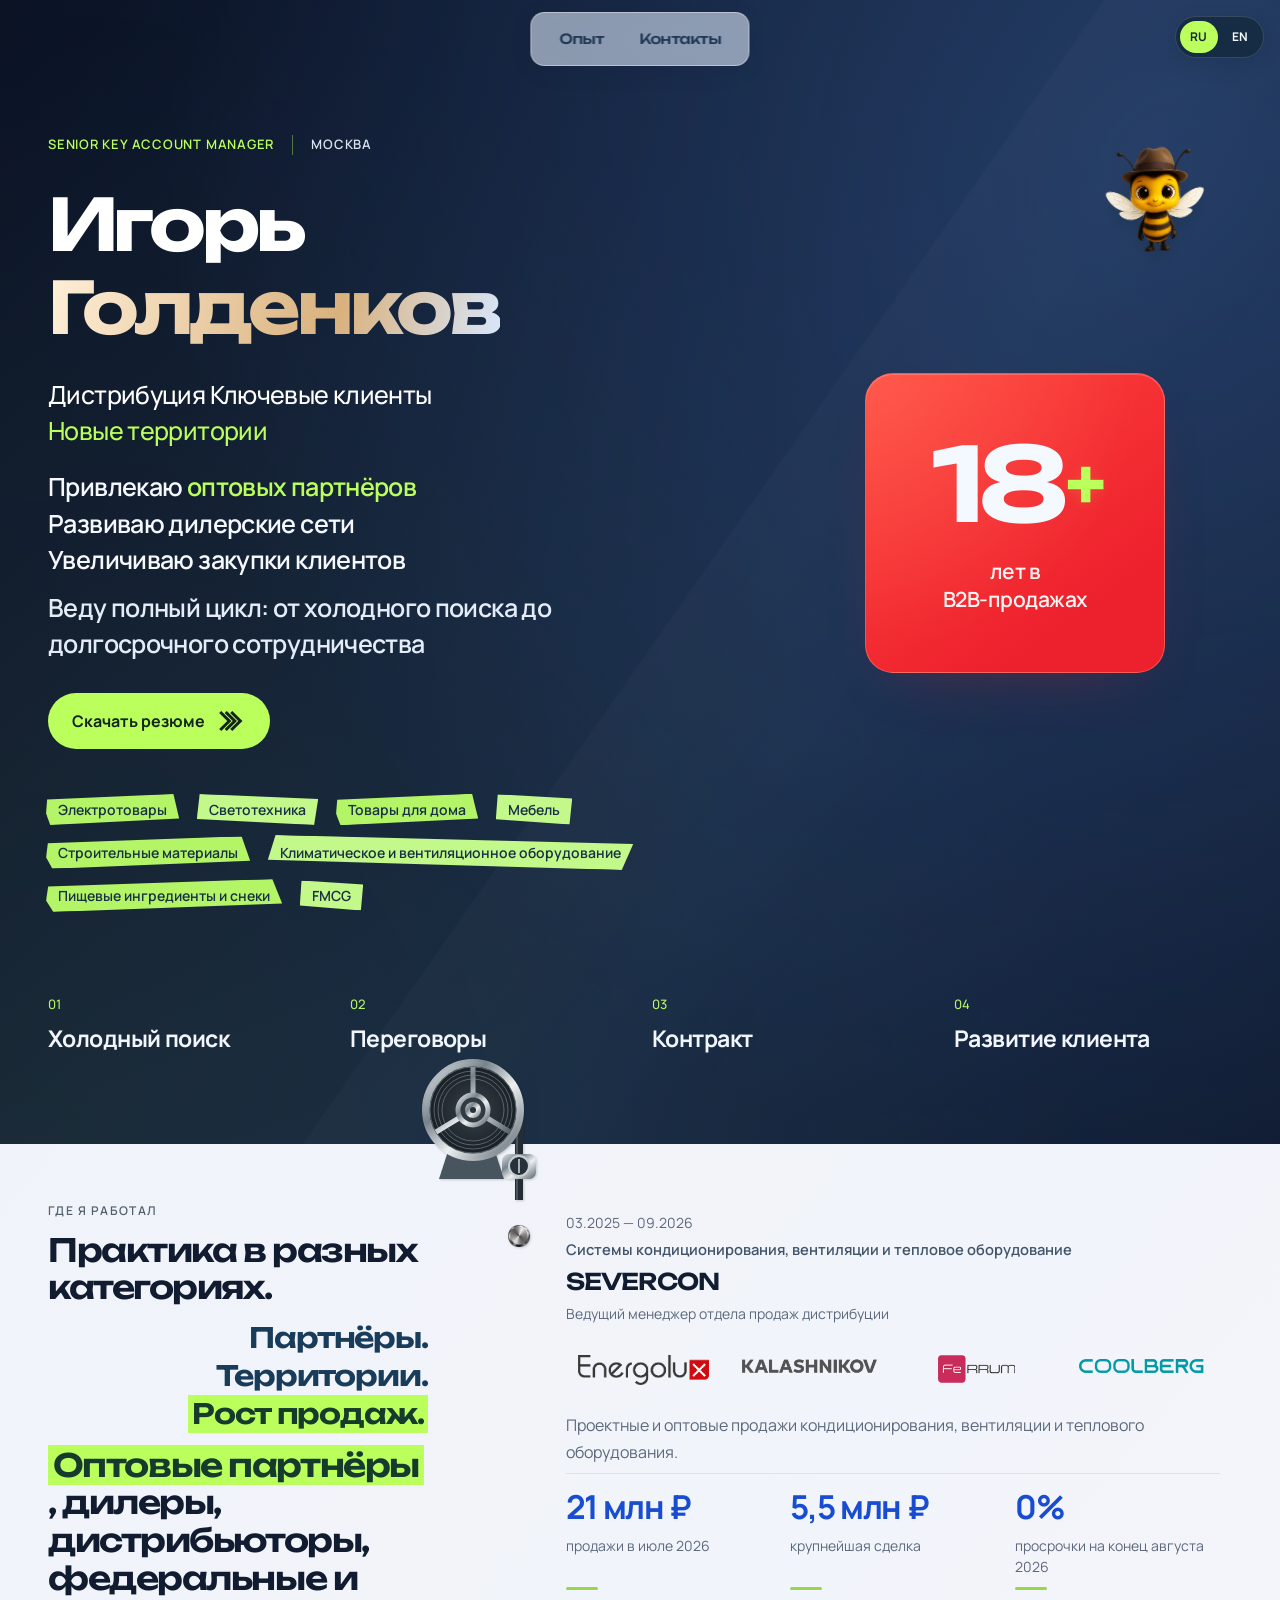
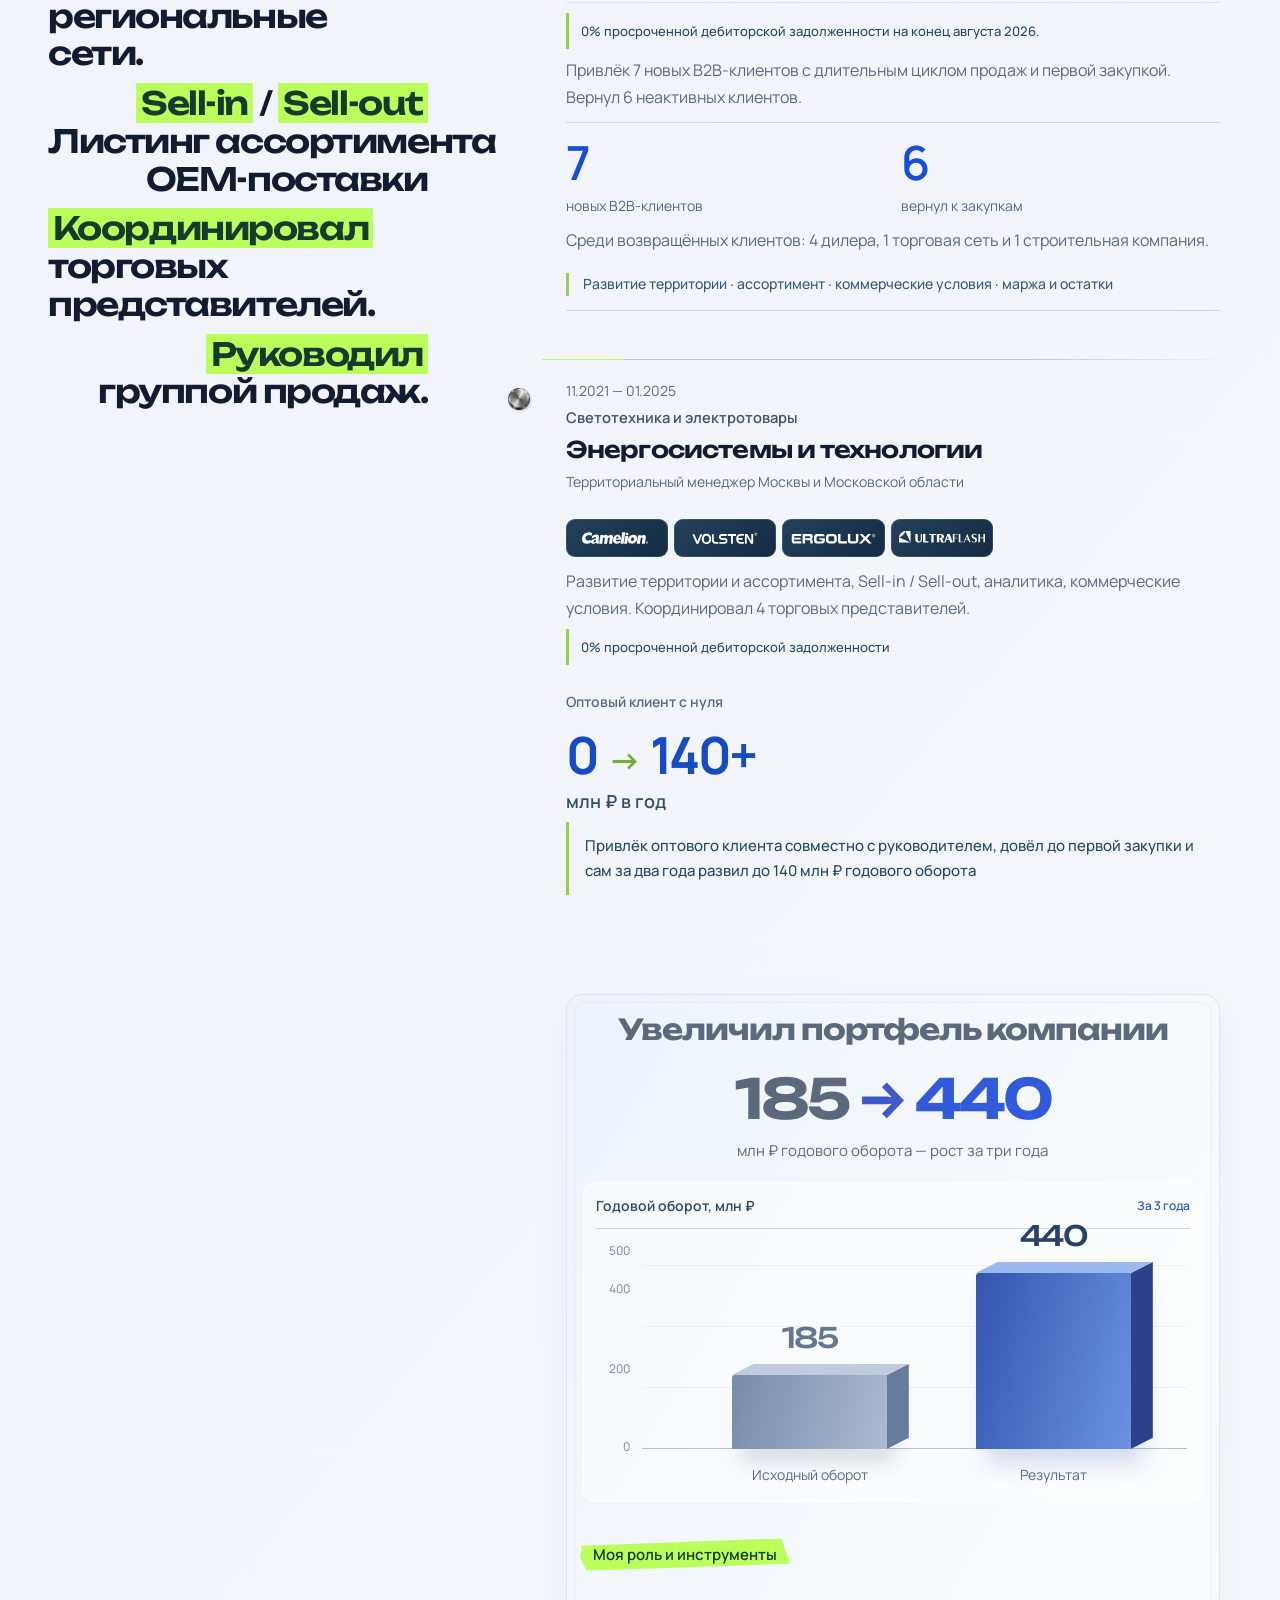
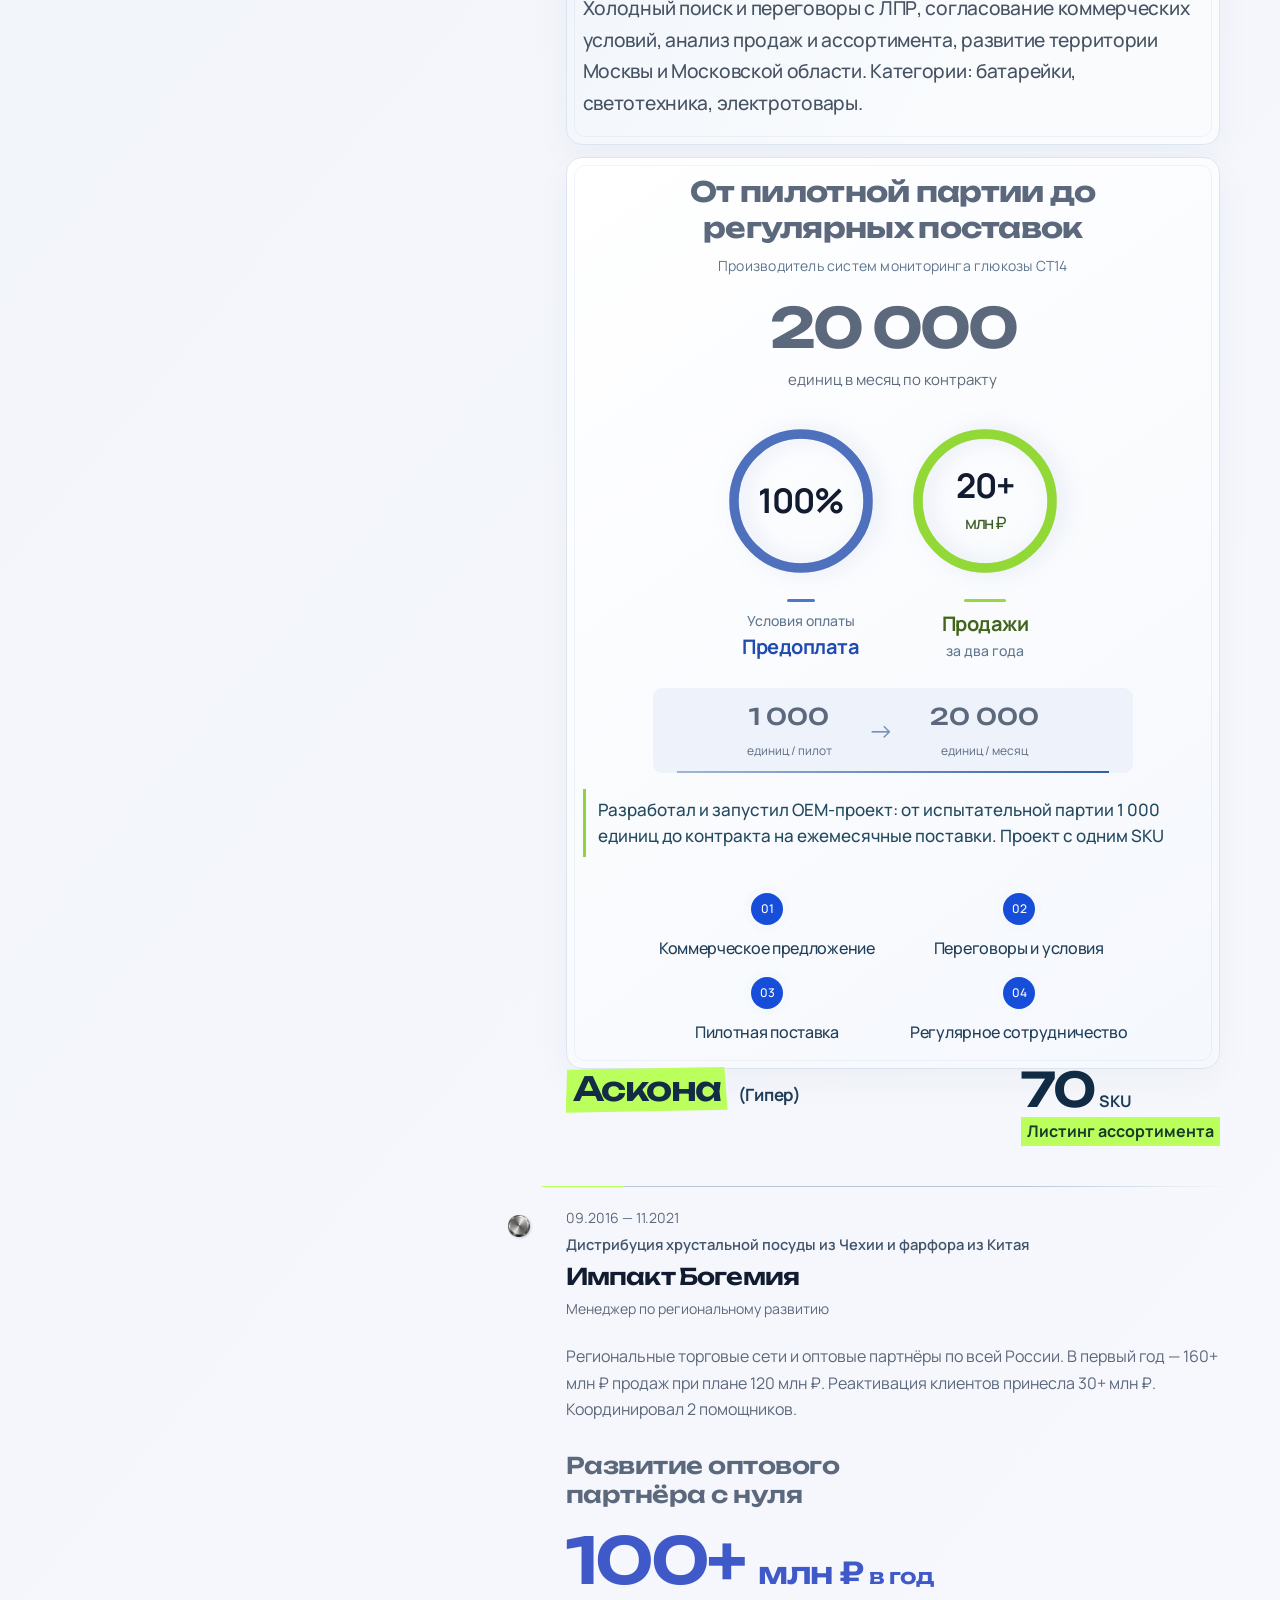
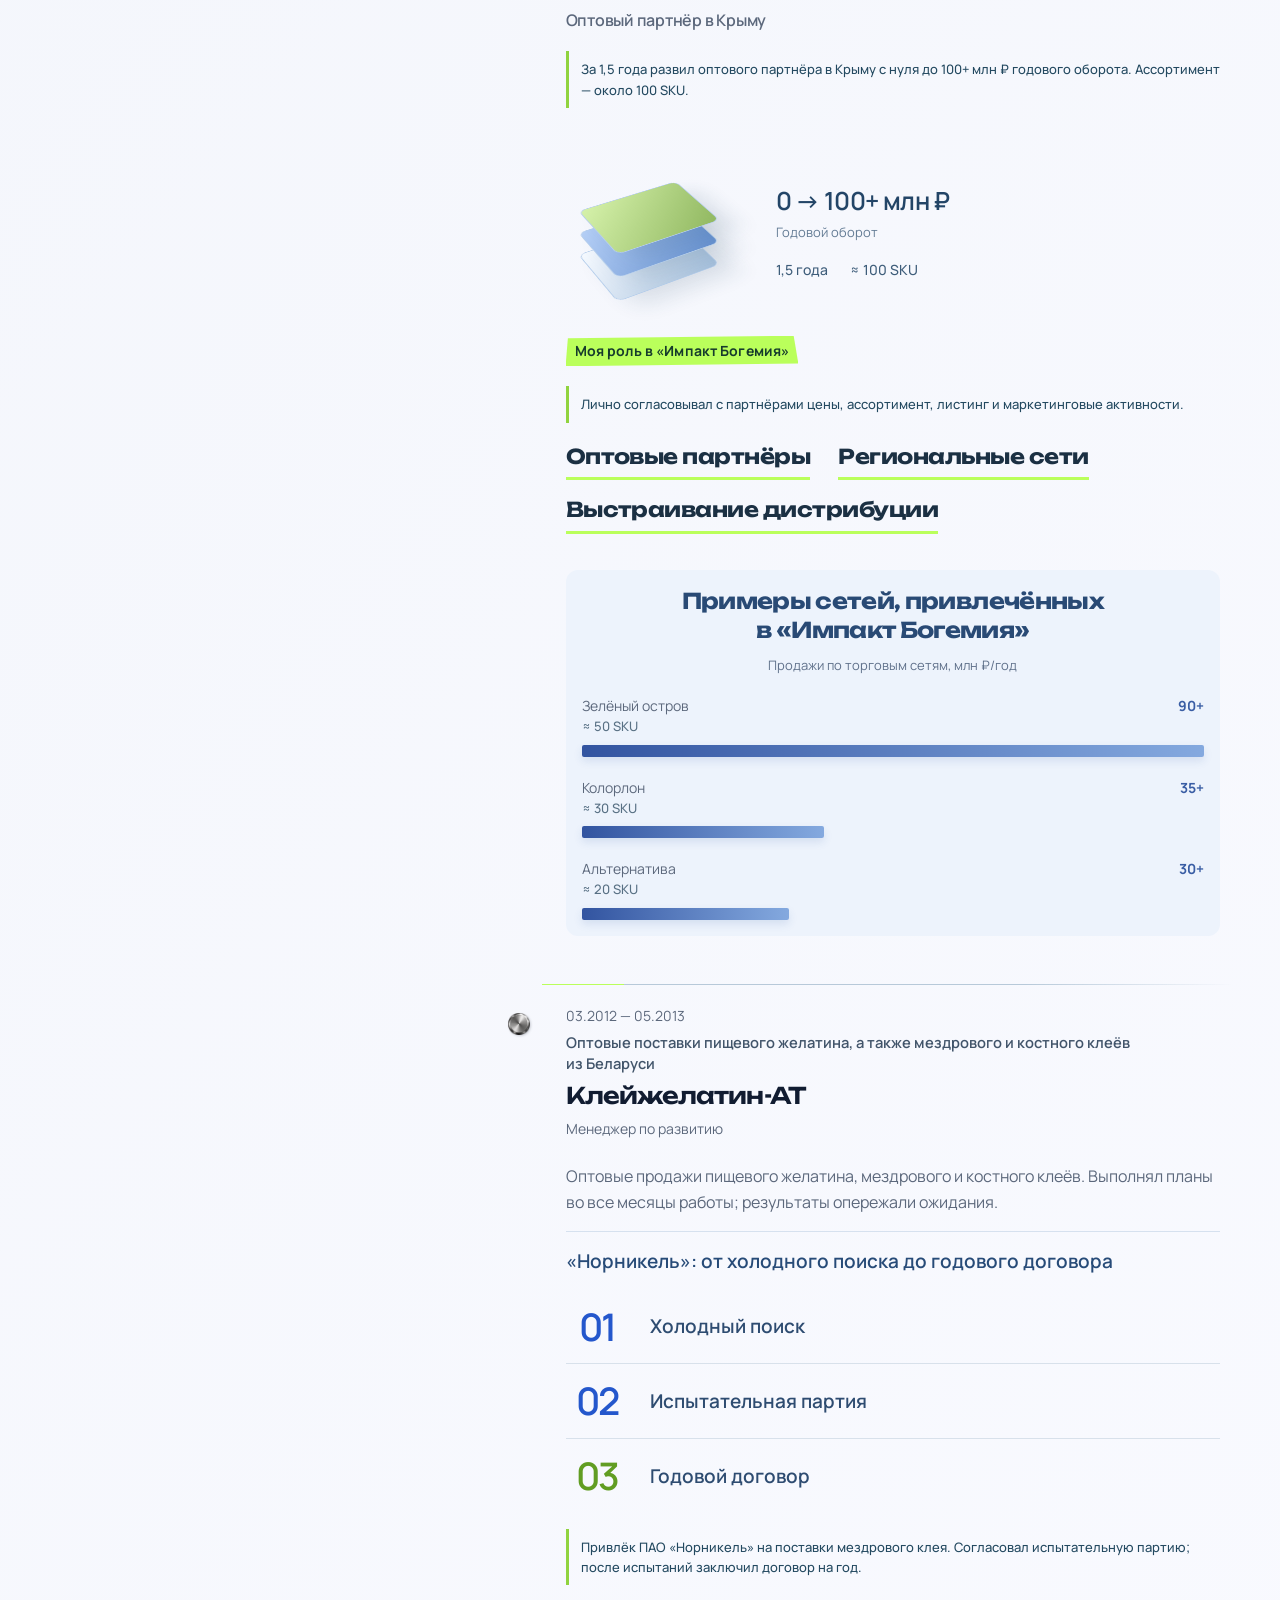
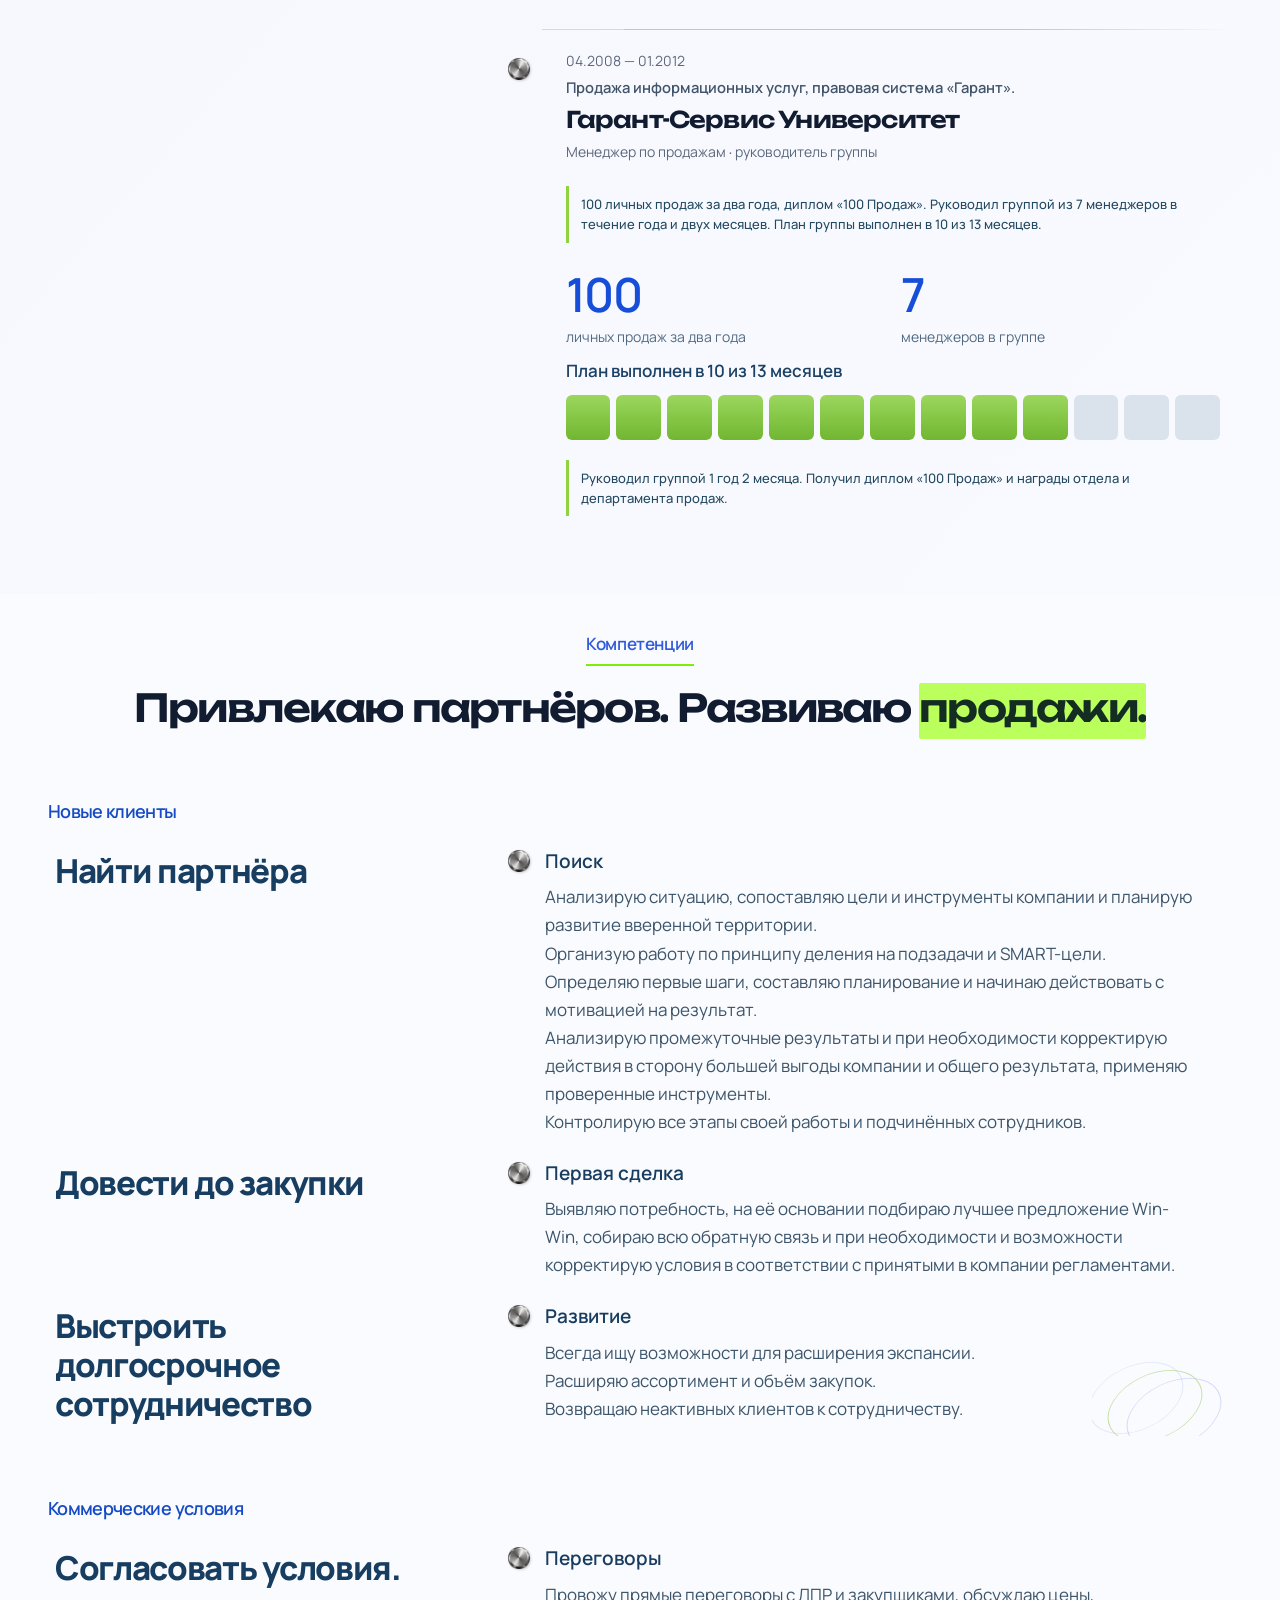
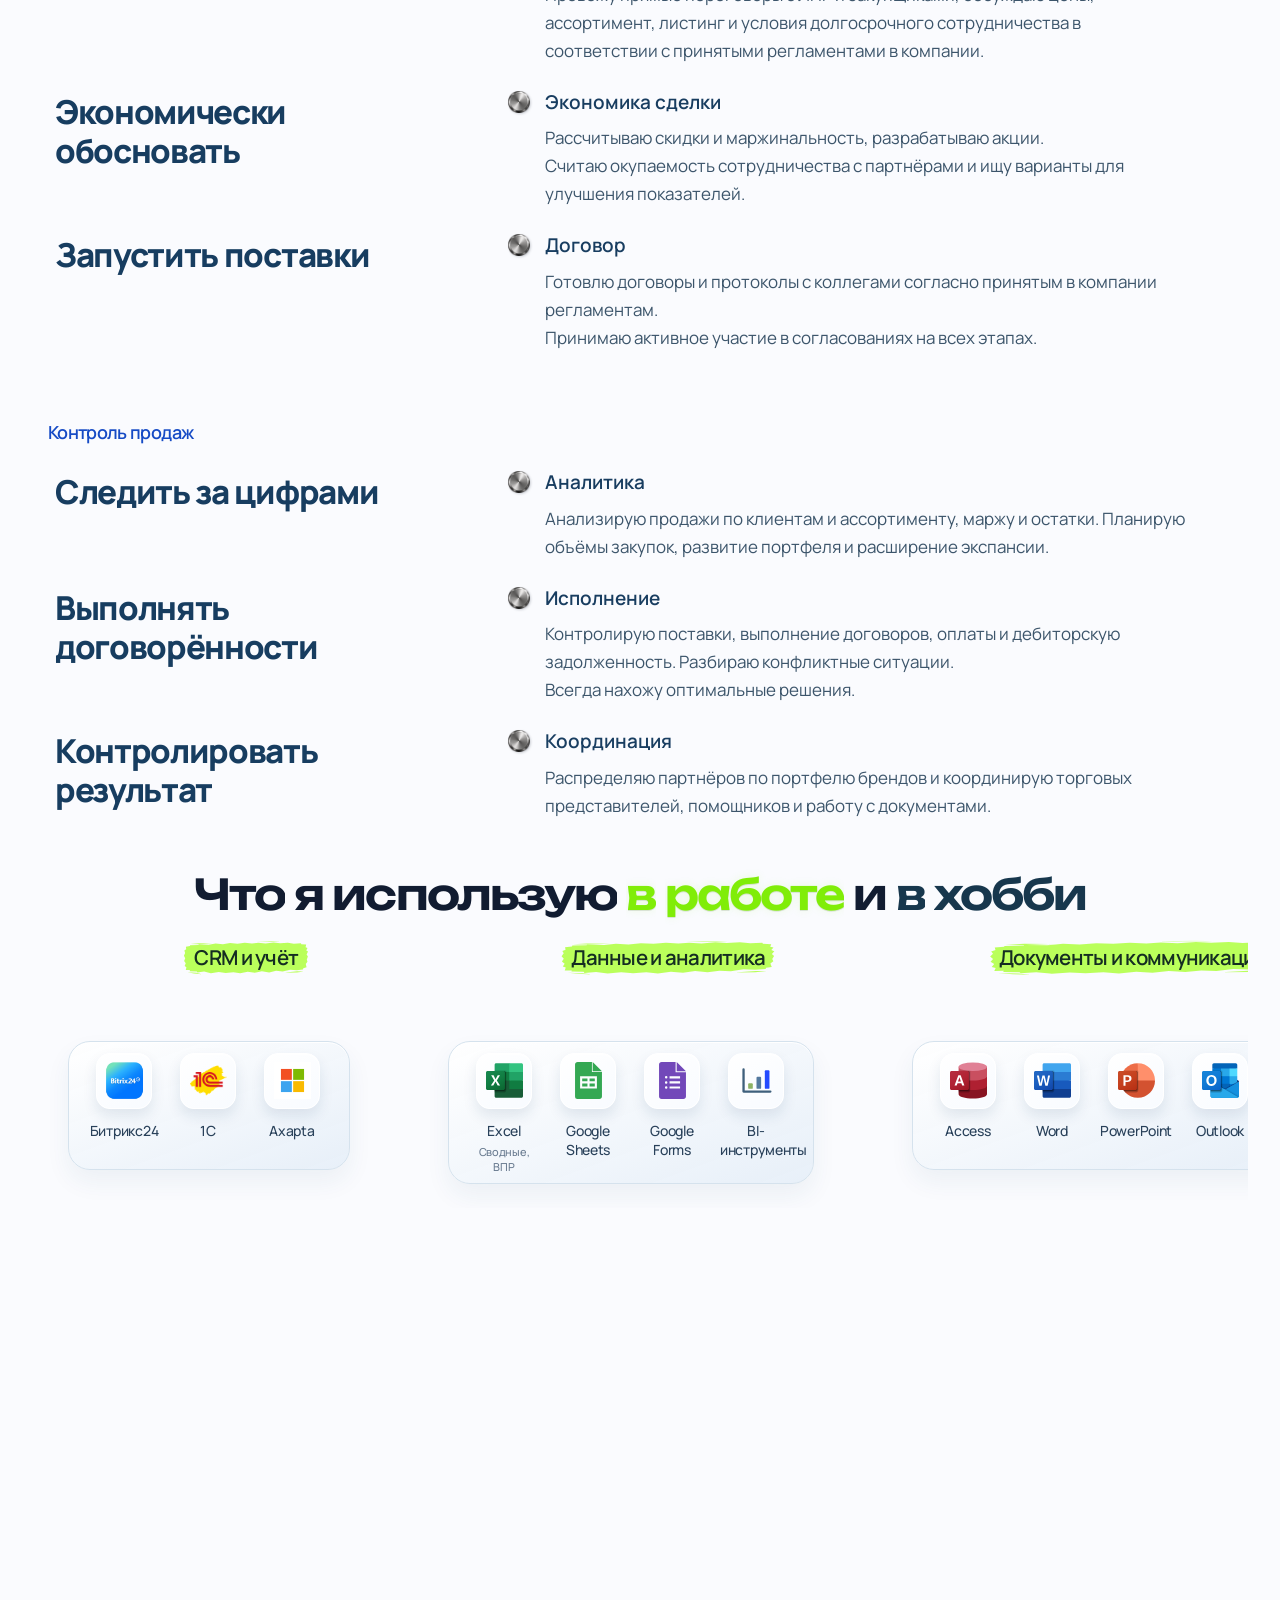
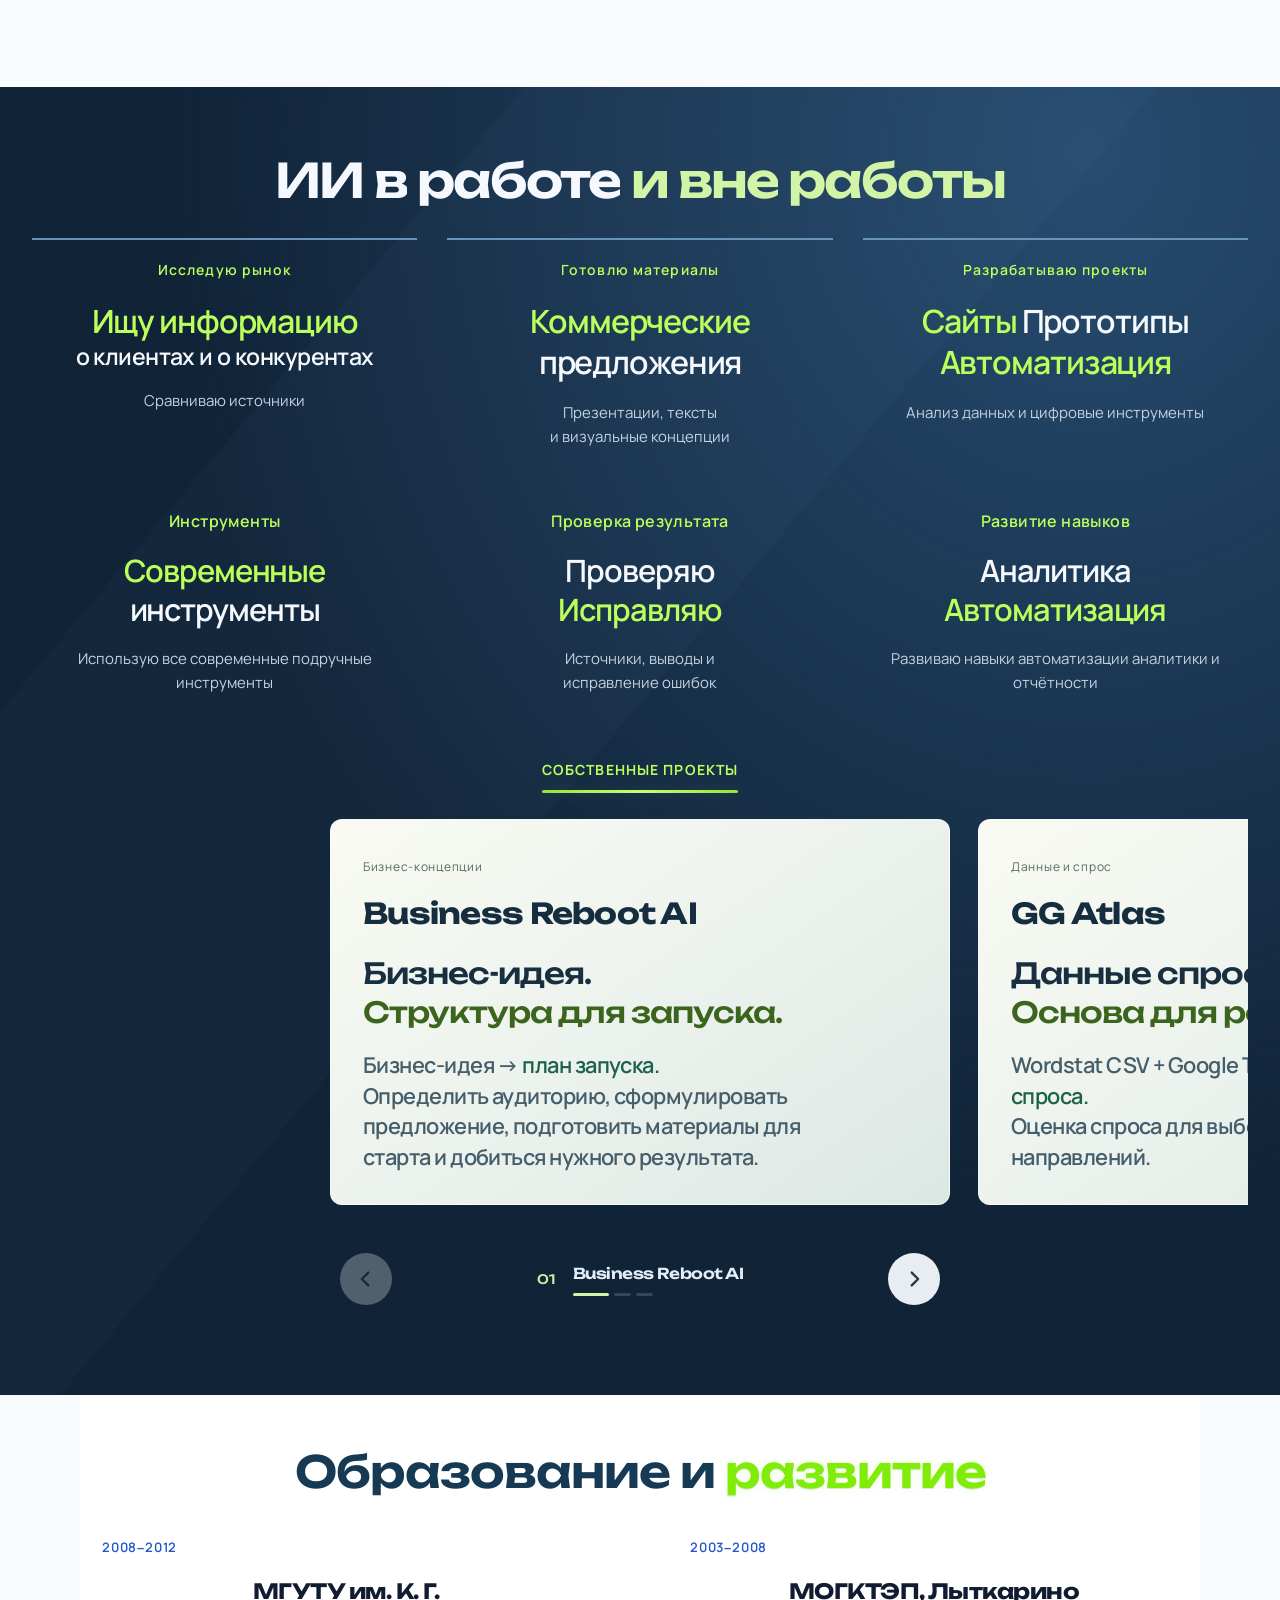
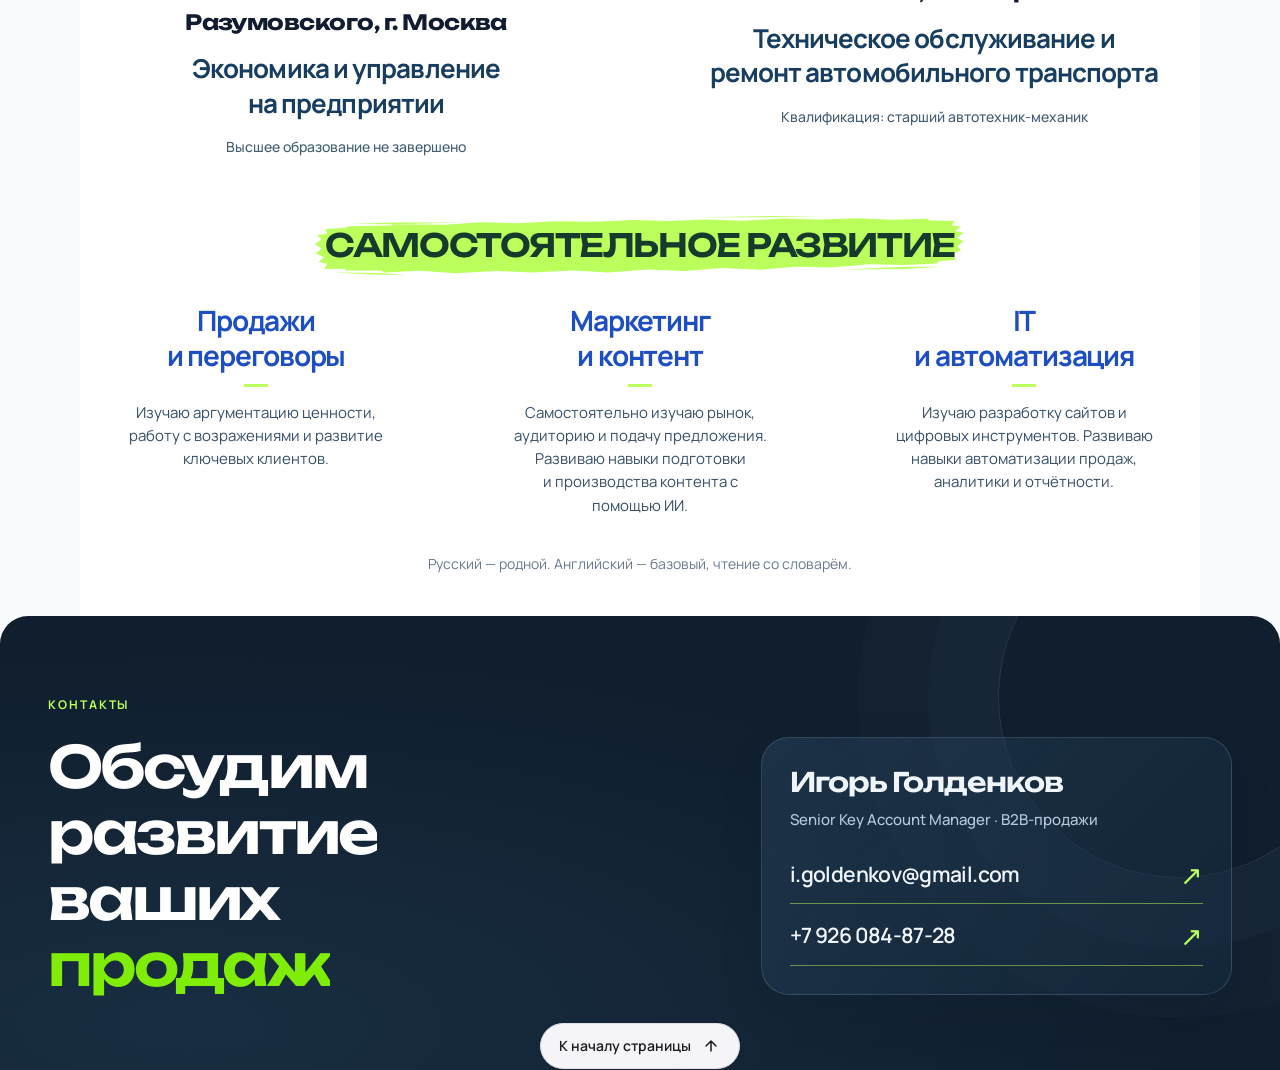
<file: index.html>
<!DOCTYPE html>
<html lang="ru" prefix="og: https://ogp.me/ns# profile: https://ogp.me/ns/profile#">
<head>
  <meta charset="utf-8">
  <meta name="viewport" content="width=device-width,initial-scale=1">
  <meta name="color-scheme" content="light">
  <meta name="description" content="Игорь Голденков — Senior Key Account Manager. 18+ лет в B2B: ключевые клиенты, дистрибуция и рост продаж. Практические проекты с ИИ.">
  <meta name="robots" content="index,follow,max-image-preview:large">
  <meta name="author" content="Игорь Голденков">
  <link rel="canonical" href="https://igor-goldenkov.ru/">
  <link rel="alternate" href="https://igor-goldenkov.ru/" hreflang="ru">
  <link rel="alternate" href="https://igor-goldenkov.ru/en.html" hreflang="en">
  <link rel="alternate" href="https://igor-goldenkov.ru/" hreflang="x-default">
  <link rel="icon" href="assets/favicon.svg" type="image/svg+xml">
  <link rel="icon" href="assets/favicon-192.png" type="image/png" sizes="192x192">
  <link rel="apple-touch-icon" href="assets/apple-touch-icon.png" sizes="180x180">
  <meta property="og:type" content="profile">
  <meta property="og:title" content="Игорь Голденков — Senior KAM, B2B-продажи и ИИ">
  <meta property="og:description" content="Игорь Голденков — Senior Key Account Manager. 18+ лет в B2B: ключевые клиенты, дистрибуция и рост продаж. Практические проекты с ИИ.">
  <meta property="og:url" content="https://igor-goldenkov.ru/">
  <meta property="og:site_name" content="Игорь Голденков">
  <meta property="og:locale" content="ru_RU">
  <meta property="og:image" content="https://igor-goldenkov.ru/assets/og/igor-goldenkov-ru.png?v=75efc9df13ea">
  <meta property="og:image:type" content="image/png">
  <meta property="og:image:width" content="1200">
  <meta property="og:image:height" content="630">
  <meta property="og:image:alt" content="Игорь Голденков — Senior Key Account Manager. B2B-продажи, дистрибуция, ИИ. 18+ лет опыта.">
  <meta property="profile:first_name" content="Игорь">
  <meta property="profile:last_name" content="Голденков">
  <meta property="og:locale:alternate" content="en_US">
  <meta name="twitter:card" content="summary_large_image">
  <meta name="twitter:title" content="Игорь Голденков — Senior KAM, B2B-продажи и ИИ">
  <meta name="twitter:description" content="Игорь Голденков — Senior Key Account Manager. 18+ лет в B2B: ключевые клиенты, дистрибуция и рост продаж. Практические проекты с ИИ.">
  <meta name="twitter:image" content="https://igor-goldenkov.ru/assets/og/igor-goldenkov-ru.png?v=75efc9df13ea">
  <meta name="twitter:image:alt" content="Игорь Голденков — Senior Key Account Manager. B2B-продажи, дистрибуция, ИИ. 18+ лет опыта.">
  <script type="application/ld+json">{"@context":"https://schema.org","@graph":[{"@type":"WebSite","@id":"https://igor-goldenkov.ru/#website","url":"https://igor-goldenkov.ru/","name":"Игорь Голденков","inLanguage":["ru","en"],"publisher":{"@id":"https://igor-goldenkov.ru/#person"}},{"@type":"ProfilePage","@id":"https://igor-goldenkov.ru/#profile","url":"https://igor-goldenkov.ru/","name":"Игорь Голденков — Senior KAM, B2B-продажи и ИИ","description":"Игорь Голденков — Senior Key Account Manager. 18+ лет в B2B: ключевые клиенты, дистрибуция и рост продаж. Практические проекты с ИИ.","inLanguage":"ru","isPartOf":{"@id":"https://igor-goldenkov.ru/#website"},"mainEntity":{"@type":"Person","@id":"https://igor-goldenkov.ru/#person","name":"Игорь Голденков","url":"https://igor-goldenkov.ru/","jobTitle":"Senior Key Account Manager","description":"Игорь Голденков — Senior Key Account Manager. 18+ лет в B2B: ключевые клиенты, дистрибуция и рост продаж. Практические проекты с ИИ.","knowsAbout":["B2B-продажи","Ключевые клиенты","Дистрибуция","Оптовые партнёры","ИИ-инструменты","Анализ данных","Интерактивные сайты"],"alternateName":["Igor Goldenkov"]}}]}</script>
  <script src="language.js?v=390b5fba883e"></script>
  <title>Игорь Голденков — Senior KAM, B2B-продажи и ИИ</title>
  <link rel="stylesheet" href="style.css?v=7b1811226eac">
  <link rel="stylesheet" href="motion.css?v=04d1ff5952fd">
  <link rel="stylesheet" href="sequence.css?v=ecce5320982f">
  <link rel="stylesheet" href="refinement.css?v=17592f9fa73b">
  <link rel="stylesheet" href="fonts.css?v=5755fa266391">
  <link rel="stylesheet" href="dock.css?v=d4cd33a29425">
  <link rel="stylesheet" href="polish.css?v=ec69a11fa14b">
<link rel="stylesheet" href="editorial.css?v=53a0c5988dee"><link rel="preload" href="assets/fonts/manrope-400.woff" as="font" type="font/woff" crossorigin><link rel="preload" href="assets/fonts/manrope-600.woff" as="font" type="font/woff" crossorigin><link rel="preload" href="assets/fonts/unbounded-600.woff" as="font" type="font/woff" crossorigin><link rel="stylesheet" href="signature.css?v=8793ba53e01f"><link rel="preload" as="image" href="assets/bee/body.png" fetchpriority="low"><link rel="preload" as="image" href="assets/bee/wing-left.png" fetchpriority="low"><link rel="preload" as="image" href="assets/bee/wing-right.png" fetchpriority="low"><link rel="preload" as="image" href="assets/brands/energolux.png" fetchpriority="high"><link rel="preload" as="image" href="assets/brands/kalashnikov.png" fetchpriority="high"><link rel="preload" as="image" href="assets/brands/ferrum.png" fetchpriority="high"><link rel="preload" as="image" href="assets/brands/coolberg.png" fetchpriority="high"></head>
<body>
  <div class="reading-progress" aria-hidden="true"></div>
  <a class="skip" href="#main">Перейти к содержанию</a>
  <header class="topbar">
    <nav aria-label="Основная навигация" data-wave="nav"><a href="#experience" data-wave-item><span class="wave-face">Опыт</span></a><a href="#contact" data-wave-item><span class="wave-face">Контакты</span></a></nav>
  </header>
  <main id="main">
    <section class="hero" aria-labelledby="hero-title">
      <div class="language-switch" role="group" aria-label="Language / Язык"><a href="index.html" data-language="ru" lang="ru" aria-label="Русский">RU</a><a href="en.html" data-language="en" lang="en" aria-label="English">EN</a></div>
      <div class="hero-atmosphere" aria-hidden="true"></div>
      <div class="hero-inner wrap">
        <div class="hero-copy">
          <p class="eyebrow">Senior Key Account Manager <span>Москва</span></p>
          <h1 id="hero-title" aria-label="Игорь Голденков"><span class="name-line"><span class="name-word">Игорь</span></span><span class="name-line"><span class="name-word surname">Голденков</span></span></h1>
          <p class="hero-lead">Дистрибуция Ключевые клиенты<br><span class="hero-focus">Новые территории</span></p>
          <p class="hero-description"><span class="hero-description-main">Привлекаю <em>оптовых партнёров</em><br>Развиваю дилерские сети<br>Увеличиваю закупки клиентов</span><span class="hero-description-detail">Веду полный цикл: от холодного поиска до долгосрочного сотрудничества</span></p>
          <div class="hero-actions"><a class="button primary" href="assets/igor-goldenkov-original-v9.docx?v=141eeabeccc9" download="Igor Goldenkov Senior KAM.docx" aria-label="Скачать резюме в формате Word (DOCX)"><span class="resume-label">Скачать резюме</span><svg class="resume-chevrons" xmlns="http://www.w3.org/2000/svg" viewBox="0 0 66 43" aria-hidden="true"><polygon points="39.58,4.46 44.11,0 66,21.5 44.11,43 39.58,38.54 56.94,21.5"/><polygon points="19.79,4.46 24.32,0 46.21,21.5 24.32,43 19.79,38.54 37.15,21.5"/><polygon points="0,4.46 4.53,0 26.42,21.5 4.53,43 0,38.54 17.36,21.5"/></svg></a></div>
          <div class="sectors" aria-label="Товарные категории" data-wave="sectors"><span class="sector-item" data-wave-item><span class="wave-face">Электротовары</span></span><span class="sector-item" data-wave-item><span class="wave-face">Светотехника</span></span><span class="sector-item" data-wave-item><span class="wave-face">Товары для дома</span></span><span class="sector-item" data-wave-item><span class="wave-face">Мебель</span></span><span class="sector-item" data-wave-item><span class="wave-face">Строительные материалы</span></span><span class="sector-item" data-wave-item><span class="wave-face">Климатическое и вентиляционное оборудование</span></span><span class="sector-item" data-wave-item><span class="wave-face">Пищевые ингредиенты и снеки</span></span><span class="sector-item" data-wave-item><span class="wave-face">FMCG</span></span></div>
        </div>
        <aside class="hero-proof" aria-label="Опыт в B2B-продажах">
          <div class="proof-first"><span class="proof-number">18<span>+</span></span><p>лет в B2B-продажах</p></div>
        </aside>
      </div>
      <div class="hero-bottom wrap"><ol class="sales-journey" aria-label="Полный цикл работы с клиентом"><li><span class="journey-index">01</span><strong>Холодный поиск</strong></li><li><span class="journey-index">02</span><strong>Переговоры</strong></li><li><span class="journey-index">03</span><strong>Контракт</strong></li><li><span class="journey-index">04</span><strong>Развитие клиента</strong></li></ol></div>
    </section>

    <section id="experience" class="experience-section section" aria-labelledby="experience-title">
      <div class="wrap experience-layout"><div class="section-heading sticky-heading"><p class="eyebrow">02 / Где я работал</p><h2 id="experience-title">Практика <br>в разных категориях.</h2><p><span class="experience-summary-lead"><span class="experience-keyword">Партнёры.</span><span class="experience-keyword">Территории.</span><span class="experience-keyword"><em>Рост продаж.</em></span></span><span class="experience-summary-detail"><em class="experience-highlight">Оптовые партнёры</em>, дилеры, дистрибьюторы, федеральные и региональные сети.</span><span class="experience-summary-detail experience-enumeration"><span><em class="experience-highlight">Sell-in</em> / <em class="experience-highlight">Sell-out</em></span><span>Листинг ассортимента</span><span>OEM-поставки</span></span><span class="experience-summary-detail experience-coordination"><em class="experience-highlight">Координировал</em> торговых представителей.</span><span class="experience-summary-detail experience-leadership"><em class="experience-highlight">Руководил</em> группой продаж.</span></p></div>
      <div class="timeline"><i class="timeline-fill" aria-hidden="true"></i><i class="timeline-cable-tip" aria-hidden="true"></i>
        <div class="expanded-detail job"><div class="detail-heading"><span class="job-date">03.2025 — 09.2026</span><span class="job-sector">Системы кондиционирования, вентиляции и тепловое оборудование</span><span class="job-title">SEVERCON<small>Ведущий менеджер отдела продаж дистрибуции</small></span></div><div class="job-content"><div class="job-brand-logos severcon-brand-logos"><span class="job-brand-logo"><img src="assets/brands/energolux.png" alt="Energolux" width="180" height="48" loading="eager" decoding="async" fetchpriority="high"></span><span class="job-brand-logo"><img src="assets/brands/kalashnikov.png" alt="Kalashnikov" width="180" height="48" loading="eager" decoding="async" fetchpriority="high"></span><span class="job-brand-logo"><img src="assets/brands/ferrum.png" alt="FeRRUM" width="180" height="48" loading="eager" decoding="async" fetchpriority="high"></span><span class="job-brand-logo"><img src="assets/brands/coolberg.png" alt="Coolberg" width="180" height="48" loading="eager" decoding="async" fetchpriority="high"></span></div><p>Проектные и оптовые продажи кондиционирования, вентиляции и теплового оборудования.</p><div class="job-metrics"><span><b><span class="metric-number" data-counter="21" data-count-once="true">21</span> млн ₽</b>продажи в июле 2026</span><span><b><span class="metric-number" data-counter="5.5" data-count-once="true">5,5</span> млн ₽</b>крупнейшая сделка</span><span><b>0%</b>просрочки на конец августа 2026</span></div><p class="job-context-proof">0% просроченной дебиторской задолженности на конец августа 2026.</p><p>Привлёк 7 новых B2B-клиентов с длительным циклом продаж и первой закупкой. Вернул 6 неактивных клиентов.</p><div class="job-proof severcon-proof"><div class="job-proof-metrics"><div><b><span class="metric-number" data-counter="7">7</span></b><span>новых B2B-клиентов</span></div><div><b><span class="metric-number" data-counter="6">6</span></b><span>вернул к закупкам</span></div></div><p>Среди возвращённых клиентов: 4 дилера, 1 торговая сеть и 1 строительная компания.</p><div class="job-proof-scope">Развитие территории · ассортимент · коммерческие условия · маржа и остатки</div></div></div></div>
        <div class="expanded-detail job"><div class="detail-heading"><span class="job-date">11.2021 — 01.2025</span><span class="job-sector">Светотехника и электротовары</span><span class="job-title">Энергосистемы и технологии<small>Территориальный менеджер Москвы и Московской области</small></span></div><div class="job-content"><p class="job-brand-description"><span class="job-brand-logos lighting-brand-logos"><span class="job-brand-logo"><img src="assets/brands/camelion.svg" alt="Camelion" width="150" height="48" loading="eager" decoding="async"></span><span class="job-brand-logo"><img src="assets/brands/volsten.svg" alt="Volsten" width="150" height="48" loading="eager" decoding="async"></span><span class="job-brand-logo"><img src="assets/brands/ergolux.svg" alt="Ergolux" width="150" height="48" loading="eager" decoding="async"></span><span class="job-brand-logo"><img src="assets/brands/ultraflash.svg" alt="Ultraflash" width="150" height="48" loading="eager" decoding="async"></span></span> Развитие территории и ассортимента, Sell-in / Sell-out, аналитика, коммерческие условия. Координировал 4 торговых представителей.</p><p class="job-context-proof">0% просроченной дебиторской задолженности</p><div class="job-proof partner-proof transferred-partner"><span class="partner-proof-label">Оптовый клиент с нуля</span><strong>0 <span class="partner-proof-arrow">→</span> <span class="metric-number" data-counter="140" data-count-once="true">140</span>+</strong><span class="partner-proof-unit">млн ₽ в год</span><p class="job-context-proof">Привлёк оптового клиента совместно с руководителем, довёл до первой закупки и сам за два года развил до 140 млн ₽ годового оборота</p></div><div id="cases" class="job-cases"><article class="case case-featured job-case">

          <h3>Увеличил портфель компании</h3>
          <div class="big-result"><span class="metric-number" data-counter="185">185</span> <span>→</span> <span class="metric-number" data-counter="440">440</span><small>млн ₽ годового оборота — рост за три года</small></div>
          <div class="growth-chart animated-diagram" role="img" aria-label="Годовой оборот портфеля вырос со 185 до 440 миллионов рублей за три года. Обе колонки показаны на общей шкале до 500 миллионов рублей.">
            <div class="chart-caption"><span>Годовой оборот, млн ₽</span><span>За 3 года</span></div>
            <div class="chart-depth" aria-hidden="true"><div class="chart-axis"><span>500</span><span>400</span><span>200</span><span>0</span></div><div class="chart-floor"></div>
              <div class="chart-column column-before" style="--height:37%"><div class="column-solid"><i class="column-front"></i><i class="column-side"></i><i class="column-top"></i></div><b class="metric-number" data-counter="185">185</b><span>Исходный оборот</span></div>
              <div class="chart-column column-after" style="--height:88%"><div class="column-solid"><i class="column-front"></i><i class="column-side"></i><i class="column-top"></i></div><b class="metric-number" data-counter="440">440</b><span>Результат</span></div>
            </div>
          </div>
          <div class="expanded-detail"><div class="detail-heading"><span class="brush-role">Моя роль и инструменты</span></div><div class="detail-content">Холодный поиск и переговоры с ЛПР, согласование коммерческих условий, анализ продаж и ассортимента, развитие территории Москвы и Московской области. Категории: батарейки, светотехника, электротовары.</div></div>
        </article>
<article class="case job-case oem-case">

          <h3>От пилотной партии до регулярных поставок</h3><p class="case-company">Производитель систем мониторинга глюкозы СТ14</p>
          <div class="big-result"><span class="metric-number" data-counter="20000">20 000</span><small>единиц в месяц по контракту</small></div>
          <div class="oem-diagram animated-diagram"><div class="ring-stat"><div class="payment-ring" role="img" aria-label="100 процентов предоплаты"><svg viewbox="0 0 120 120" aria-hidden="true"><circle class="ring-track" cx="60" cy="60" r="49"></circle><circle class="ring-fill" cx="60" cy="60" r="49" pathlength="100"></circle></svg><div><b><span class="metric-number" data-counter="100">100</span>%</b></div></div><p class="ring-caption"><span>Условия оплаты</span><strong>Предоплата</strong></p></div><div class="ring-stat ring-stat-revenue"><div class="payment-ring revenue-ring" role="img" aria-label="Продажи более 20 миллионов рублей за два года"><svg viewBox="0 0 120 120" aria-hidden="true"><circle class="ring-track" cx="60" cy="60" r="49"></circle><circle class="ring-fill" cx="60" cy="60" r="49" pathLength="100"></circle></svg><div><b><span class="metric-number" data-counter="20">20</span>+<small>млн ₽</small></b></div></div><p class="ring-caption"><strong>Продажи</strong><span>за два года</span></p></div></div>
          <div class="deal-flow"><div><b>1 000</b><span>единиц / пилот</span></div><span aria-hidden="true">→</span><div><b>20 000</b><span>единиц / месяц</span></div></div>
          <p class="oem-story job-context-proof">Разработал и запустил OEM-проект: от испытательной партии 1 000 единиц до контракта на ежемесячные поставки. Проект с одним SKU</p>
          <div class="expanded-detail oem-steps"><ol class="detail-content sales-journey oem-role oem-path"><li><span class="journey-index">01</span><strong>Коммерческое предложение</strong></li><li><span class="journey-index">02</span><strong>Переговоры и условия</strong></li><li><span class="journey-index">03</span><strong>Пилотная поставка</strong></li><li><span class="journey-index">04</span><strong>Регулярное сотрудничество</strong></li></ol></div>
        </article>
</div><div class="job-networks askona-proof"><h4>Привлечённая торговая сеть</h4><ul class="network-list"><li><span class="askona-name"><span>Аскона</span><small>(Гипер)</small></span><b class="askona-metric">70 <span>SKU</span></b><small class="askona-caption"><span>Листинг ассортимента</span></small></li></ul></div></div></div>
        <div class="expanded-detail job"><div class="detail-heading"><span class="job-date">09.2016 — 11.2021</span><span class="job-sector">Дистрибуция хрустальной посуды из Чехии и фарфора из Китая</span><span class="job-title">Импакт Богемия<small>Менеджер по региональному развитию</small></span></div><div class="job-content"><p>Региональные торговые сети и оптовые партнёры по всей России. В первый год — 160+ млн ₽ продаж при плане 120 млн ₽. Реактивация клиентов принесла 30+ млн ₽. Координировал 2 помощников.</p>        <div class="case case-distribution job-distribution">

          <h3>Развитие оптового партнёра с нуля</h3>
          <div class="big-result crimea-result"><span class="crimea-value"><span class="crimea-number"><span class="metric-number" data-counter="100">100</span>+</span><span class="crimea-unit">млн ₽ <span>в год</span></span></span><small>Оптовый партнёр в Крыму</small></div>
          <p class="job-context-proof">За 1,5 года развил оптового партнёра в Крыму с нуля до 100+ млн ₽ годового оборота. Ассортимент — около 100 SKU.</p><div class="distribution-depth" aria-label="Развитие партнёра с нуля до более 100 миллионов рублей годового оборота"><div class="depth-object" aria-hidden="true"><i class="depth-layer layer-a"></i><i class="depth-layer layer-b"></i><i class="depth-layer layer-c"></i></div><div class="depth-facts"><b>0 → 100+ млн ₽</b><span>Годовой оборот</span><div><strong>1,5 года</strong><strong>≈ 100 SKU</strong></div></div></div>
          <div class="distribution-work"><span>Моя роль в «Импакт Богемия»</span><p class="job-context-proof">Лично согласовывал с партнёрами цены, ассортимент, листинг и маркетинговые активности.</p><div class="distribution-scope"><span>Оптовые партнёры</span><span>Региональные сети</span><span>Выстраивание дистрибуции</span></div></div></div><div class="job-networks"><div class="networks-chart animated-diagram" role="img" aria-label="Примеры торговых сетей, привлечённых в «Импакт Богемия». Годовые продажи: Зелёный остров — более 90 миллионов рублей, Колорлон — более 35 миллионов, Альтернатива — более 30 миллионов. Длины полос показывают указанные нижние границы."><h4>Примеры сетей, привлечённых в «Импакт Богемия»</h4><p>Продажи по торговым сетям, млн ₽/год</p><div><span>Зелёный остров<small>≈ 50 SKU</small></span><b>90+</b><i style="--bar:100%"></i></div><div><span>Колорлон<small>≈ 30 SKU</small></span><b>35+</b><i style="--bar:38.9%"></i></div><div><span>Альтернатива<small>≈ 20 SKU</small></span><b>30+</b><i style="--bar:33.3%"></i></div></div>
          </div></div></div>
        <div class="expanded-detail job"><div class="detail-heading"><span class="job-date">03.2012 — 05.2013</span><span class="job-sector">Оптовые поставки пищевого желатина, а также мездрового и костного клеёв из Беларуси</span><span class="job-title">Клейжелатин-АТ<small>Менеджер по развитию</small></span></div><div class="job-content"><p>Оптовые продажи пищевого желатина, мездрового и костного клеёв. Выполнял планы во все месяцы работы; результаты опережали ожидания.</p><div class="job-contract"><h4>«Норникель»: от холодного поиска до годового договора</h4><ol class="contract-path animated-diagram"><li><span>01</span>Холодный поиск</li><li><span>02</span>Испытательная партия</li><li><span>03</span>Годовой договор</li></ol>
          <p class="job-context-proof">Привлёк ПАО «Норникель» на поставки мездрового клея. Согласовал испытательную партию; после испытаний заключил договор на год.</p></div></div></div>
        <div class="expanded-detail job"><div class="detail-heading"><span class="job-date">04.2008 — 01.2012</span><span class="job-sector">Продажа информационных услуг, правовая система «Гарант».</span><span class="job-title">Гарант-Сервис Университет<small>Менеджер по продажам · руководитель группы</small></span></div><div class="job-content"><p class="job-context-proof">100 личных продаж за два года, диплом «100 Продаж». Руководил группой из 7 менеджеров в течение года и двух месяцев. План группы выполнен в 10 из 13 месяцев.</p><div class="job-proof"><div class="job-proof-metrics"><div><b><span class="metric-number" data-counter="100">100</span></b><span>личных продаж за два года</span></div><div><b><span class="metric-number" data-counter="7">7</span></b><span>менеджеров в группе</span></div></div><h4>План выполнен в 10 из 13 месяцев</h4><div class="plan-months" role="img" aria-label="10 из 13 месяцев с выполненным планом; условная схема, порядок месяцев не указан"><i class="met"></i><i class="met"></i><i class="met"></i><i class="met"></i><i class="met"></i><i class="met"></i><i class="met"></i><i class="met"></i><i class="met"></i><i class="met"></i><i></i><i></i><i></i></div><p class="job-context-proof">Руководил группой 1 год 2 месяца. Получил диплом «100 Продаж» и награды отдела и департамента продаж.</p></div></div></div>
      </div></div>
    </section>

    <section class="section wrap skills-section" aria-labelledby="skills-title"><div class="section-heading"><p class="eyebrow">03 / Компетенции</p><h2 id="skills-title" data-accent-from="3">Привлекаю партнёров. Развиваю <span class="heading-accent">продажи.</span></h2></div><div class="skills-grid story-grid">
<div class="skill-story partner-story aligned-story"><span class="partner-orbit" aria-hidden="true"><i></i><i></i><i></i></span>
<div class="story-heading"><h3>Новые клиенты</h3><div class="partner-promise">
<div class="promise-stage" data-step="0"><span class="promise-phrase">Найти партнёра</span></div>
<div class="promise-stage" data-step="1"><span class="promise-phrase">Довести до закупки</span></div>
<div class="promise-stage" data-step="2"><span class="promise-phrase">Выстроить долгосрочное сотрудничество</span></div>
</div></div>
<ol class="story-steps"><i class="story-rail-fill" aria-hidden="true"></i><i class="story-cable-tip" aria-hidden="true"></i><li><b>Поиск</b><p>Анализирую ситуацию, сопоставляю цели и инструменты компании и планирую развитие вверенной территории.<br>Организую работу по принципу деления на подзадачи и SMART-цели.<br>Определяю первые шаги, составляю планирование и начинаю действовать с мотивацией на результат.<br>Анализирую промежуточные результаты и при необходимости корректирую действия в сторону большей выгоды компании и общего результата, применяю проверенные инструменты.<br>Контролирую все этапы своей работы и подчинённых сотрудников.</p></li><li><b>Первая сделка</b><p>Выявляю потребность, на её основании подбираю лучшее предложение Win-Win, собираю всю обратную связь и при необходимости и возможности корректирую условия в соответствии с принятыми в компании регламентами.</p></li><li><b>Развитие</b><p>Всегда ищу возможности для расширения экспансии.<br>Расширяю ассортимент и объём закупок.<br>Возвращаю неактивных клиентов к сотрудничеству.</p></li></ol>
</div>
<div class="skill-story commercial-story aligned-story"><div class="story-heading"><h3>Коммерческие условия</h3><div class="partner-promise">
<div class="promise-stage" data-step="0"><span class="promise-phrase">Согласовать условия.</span></div>
<div class="promise-stage" data-step="1"><span class="promise-phrase">Экономически обосновать</span></div>
<div class="promise-stage" data-step="2"><span class="promise-phrase">Запустить поставки</span></div>
</div></div>
<ol class="story-steps"><i class="story-rail-fill" aria-hidden="true"></i><i class="story-cable-tip" aria-hidden="true"></i><li><b>Переговоры</b><p>Провожу прямые переговоры с ЛПР и закупщиками, обсуждаю цены, ассортимент, листинг и условия долгосрочного сотрудничества в соответствии с принятыми регламентами в компании.</p></li><li><b>Экономика сделки</b><p>Рассчитываю скидки и маржинальность, разрабатываю акции.<br>Считаю окупаемость сотрудничества с партнёрами и ищу варианты для улучшения показателей.</p></li><li><b>Договор</b><p>Готовлю договоры и протоколы с коллегами согласно принятым в компании регламентам.<br>Принимаю активное участие в согласованиях на всех этапах.</p></li></ol>
</div>
<div class="skill-story control-story aligned-story"><div class="story-heading"><h3>Контроль продаж</h3><div class="partner-promise">
<div class="promise-stage" data-step="0"><span class="promise-phrase">Следить за цифрами</span></div>
<div class="promise-stage" data-step="1"><span class="promise-phrase">Выполнять договорённости</span></div>
<div class="promise-stage" data-step="2"><span class="promise-phrase">Контролировать результат</span></div>
</div></div>
<ol class="story-steps"><i class="story-rail-fill" aria-hidden="true"></i><i class="story-cable-tip" aria-hidden="true"></i><li><b>Аналитика</b><p>Анализирую продажи по клиентам и ассортименту, маржу и остатки. Планирую объёмы закупок, развитие портфеля и расширение экспансии.</p></li><li><b>Исполнение</b><p>Контролирую поставки, выполнение договоров, оплаты и дебиторскую задолженность. Разбираю конфликтные ситуации.<br>Всегда нахожу оптимальные решения.</p></li><li><b>Координация</b><p>Распределяю партнёров по портфелю брендов и координирую торговых представителей, помощников и работу с документами.</p></li></ol>
</div></div><div class="tools-scene"><div class="tools-heading section-heading"><h2 id="tools-title" data-accent-phrase="в работе">Что я использую <span class="tools-work">в работе</span> и <span class="tools-hobby">в хобби</span></h2></div><div class="work-tools" aria-labelledby="tools-title">
<div class="tool-docks work-apps" aria-label="Инструменты в работе и собственных проектах"><div class="dock-group"><h3 id="work-dock-1"><span class="tool-heading-text">CRM и учёт</span></h3><div class="dock-viewport"><ul class="app-dock" aria-labelledby="work-dock-1"><li class="dock-item"><div class="dock-face" aria-hidden="true"><svg class="app-logo" xmlns="http://www.w3.org/2000/svg" viewBox="226 49 255 254" width="40" height="40" aria-hidden="true" focusable="false"><image href="[data-uri]" width="707" height="353"/></svg></div><span class="dock-label">Битрикс24</span></li><li class="dock-item"><div class="dock-face" aria-hidden="true"><svg class="app-logo" xmlns="http://www.w3.org/2000/svg" viewBox="0 0 40 40" width="40" height="40" aria-hidden="true" focusable="false"><image href="[data-uri]" width="40" height="40"/></svg></div><span class="dock-label">1С</span></li><li class="dock-item"><div class="dock-face" aria-hidden="true"><svg xmlns="http://www.w3.org/2000/svg"
aria-label="Microsoft" role="img"
viewBox="0 0 512 512" class="app-logo" width="40" height="40" aria-hidden="true" focusable="false"><path
d="m0 0H512V512H0"
fill="#fff"/><path d="M96 96H247V247H96" fill="#f24f23"/><path d="M265 96V247H416V96" fill="#7eba03"/><path d="M96 265H247V416H96" fill="#3ca4ef"/><path d="M265 265H416V416H265" fill="#f9ba00"/></svg></div><span class="dock-label">Axapta</span></li></ul></div></div><div class="dock-group"><h3 id="work-dock-2"><span class="tool-heading-text">Данные и аналитика</span></h3><div class="dock-viewport"><ul class="app-dock" aria-labelledby="work-dock-2"><li class="dock-item"><div class="dock-face" aria-hidden="true"><svg xmlns="http://www.w3.org/2000/svg" xml:space="preserve" id="app4-Livello_1" x="0" y="0" version="1.1" viewBox="0 17.9 512 476.2" class="app-logo" width="40" height="40" aria-hidden="true" focusable="false"><style>.app4-st2{fill:#107c41}.app4-st4{opacity:.2;enable-background:new}</style><path d="m321.5 244.1-202.4-35.7v263.9c0 12.1 9.8 21.8 21.8 21.8h349.3c12.1 0 21.8-9.8 21.8-21.8v-97.2z" style="fill:#185c37"/><path d="M321.5 17.9H140.9c-12.1 0-21.8 9.8-21.8 21.8v97.2L321.5 256l107.2 35.7L512 256V136.9z" style="fill:#21a366"/><path d="M119.1 136.9h202.4V256H119.1z" class="app4-st2"/><path d="M263.9 113.1H119.1v297.7H264c12 0 21.8-9.8 21.8-21.8V135c-.1-12.1-9.8-21.8-21.9-21.9" style="opacity:.1"/><path d="M252 125H119v297.7h133c12 0 21.8-9.8 21.8-21.8v-254c0-12.1-9.7-21.8-21.8-21.9" class="app4-st4"/><path d="M252 125H119v273.9h133c12 0 21.8-9.8 21.8-21.8V146.8c0-12-9.7-21.7-21.8-21.8" class="app4-st4"/><path d="M240.1 125h-121v273.9h121.1c12 0 21.8-9.8 21.8-21.8V146.8c-.1-12-9.8-21.7-21.9-21.8" class="app4-st4"/><linearGradient id="app4-SVGID_1_" x1="45.507" x2="216.447" y1="-1232.031" y2="-935.97" gradientTransform="translate(0 1340)" gradientUnits="userSpaceOnUse"><stop offset="0" style="stop-color:#18884f"/><stop offset=".5" style="stop-color:#117e43"/><stop offset="1" style="stop-color:#0b6631"/></linearGradient><path d="M21.8 125h218.3c12.1 0 21.8 9.8 21.8 21.8v218.3c0 12.1-9.8 21.8-21.8 21.8H21.8C9.8 387 0 377.2 0 365.2V146.8c0-12 9.8-21.8 21.8-21.8" style="fill:url(#app4-SVGID_1_)"/><path d="m67.6 326.9 45.9-71.1L71.4 185h33.8l23 45.2c2.1 4.3 3.6 7.5 4.4 9.6h.3c1.5-3.4 3.1-6.8 4.8-10l24.5-44.8h31.1l-43.1 70.3 44.2 71.5h-33.1l-26.5-49.7c-1.2-2.1-2.3-4.3-3.2-6.6h-.4c-.8 2.3-1.8 4.4-3.1 6.4l-27.3 49.9z" style="fill:#fff"/><path d="M490.2 17.9H321.5V137H512V39.7c0-12.1-9.8-21.8-21.8-21.8" style="fill:#33c481"/><path d="M321.5 256H512v119.1H321.5z" class="app4-st2"/></svg></div><span class="dock-label">Excel<small>Сводные, ВПР</small></span></li><li class="dock-item"><div class="dock-face" aria-hidden="true"><svg fill="#34A853" role="img" viewBox="0 0 24 24" xmlns="http://www.w3.org/2000/svg" class="app-logo" width="40" height="40" aria-hidden="true" focusable="false"><title>Google Sheets</title><path d="M11.318 12.545H7.91v-1.909h3.41v1.91zM14.728 0v6h6l-6-6zm1.363 10.636h-3.41v1.91h3.41v-1.91zm0 3.273h-3.41v1.91h3.41v-1.91zM20.727 6.5v15.864c0 .904-.732 1.636-1.636 1.636H4.909a1.636 1.636 0 0 1-1.636-1.636V1.636C3.273.732 4.005 0 4.909 0h9.318v6.5h6.5zm-3.273 2.773H6.545v7.909h10.91v-7.91zm-6.136 4.636H7.91v1.91h3.41v-1.91z"/></svg></div><span class="dock-label">Google Sheets</span></li><li class="dock-item"><div class="dock-face" aria-hidden="true"><svg fill="#7248B9" role="img" viewBox="0 0 24 24" xmlns="http://www.w3.org/2000/svg" class="app-logo" width="40" height="40" aria-hidden="true" focusable="false"><title>Google Forms</title><path d="M14.727 6h6l-6-6v6zm0 .727H14V0H4.91c-.905 0-1.637.732-1.637 1.636v20.728c0 .904.732 1.636 1.636 1.636h14.182c.904 0 1.636-.732 1.636-1.636V6.727h-6zM7.91 17.318a.819.819 0 1 1 .001-1.638.819.819 0 0 1 0 1.638zm0-3.273a.819.819 0 1 1 .001-1.637.819.819 0 0 1 0 1.637zm0-3.272a.819.819 0 1 1 .001-1.638.819.819 0 0 1 0 1.638zm9 6.409h-6.818v-1.364h6.818v1.364zm0-3.273h-6.818v-1.364h6.818v1.364zm0-3.273h-6.818V9.273h6.818v1.363z"/></svg></div><span class="dock-label">Google Forms</span></li><li class="dock-item"><div class="dock-face" aria-hidden="true"><svg xmlns="http://www.w3.org/2000/svg" viewBox="0 0 40 40" class="app-logo" width="40" height="40" aria-hidden="true" focusable="false"><path d="M6 32V8M6 32h29" fill="none" stroke="#3f607c" stroke-width="2.5" stroke-linecap="round"/><rect x="11" y="23" width="5" height="6" rx="1" fill="#8db264"/><rect x="20" y="16" width="5" height="13" rx="1" fill="#53799e"/><rect x="29" y="9" width="5" height="20" rx="1" fill="#244bff"/></svg></div><span class="dock-label">BI-инструменты</span></li></ul></div></div><div class="dock-group"><h3 id="work-dock-3"><span class="tool-heading-text">Документы и коммуникации</span></h3><div class="dock-viewport"><ul class="app-dock" aria-labelledby="work-dock-3"><li class="dock-item"><div class="dock-face" aria-hidden="true"><svg xmlns="http://www.w3.org/2000/svg" xml:space="preserve" id="app8-Layer_1" x="0" y="0" version="1.1" viewBox="0 0 512 512" class="app-logo" width="40" height="40" aria-hidden="true" focusable="false"><style>.app8-st5{opacity:.2;enable-background:new}</style><path d="M119.1 327.4v119.1c0 32.9 88 59.5 196.5 59.5S512 479.4 512 446.5V327.4z" style="fill:#881421"/><path d="M119.1 196.5v131c0 32.9 88 59.5 196.5 59.5S512 360.3 512 327.4v-131H119.1z" style="fill:#af2031"/><path d="M119.1 65.5v131c0 32.9 88 59.5 196.5 59.5S512 229.3 512 196.5v-131z" style="fill:#c94f60"/><ellipse cx="315.5" cy="65.5" rx="196.5" ry="59.5" style="fill:#e08095"/><path d="M263.9 113.1H119.1v297.7H264c12 0 21.8-9.8 21.8-21.8V135c-.1-12.1-9.8-21.8-21.9-21.9" style="opacity:.1"/><path d="M252 125H119v297.7h133c12 0 21.8-9.8 21.8-21.8v-254c0-12.1-9.7-21.8-21.8-21.9" class="app8-st5"/><path d="M252 125H119v273.9h133c12 0 21.8-9.8 21.8-21.8V146.8c0-12-9.7-21.7-21.8-21.8" class="app8-st5"/><path d="M240.1 125h-121v273.9h121.1c12 0 21.8-9.8 21.8-21.8V146.8c-.1-12-9.8-21.7-21.9-21.8" class="app8-st5"/><linearGradient id="app8-SVGID_1_" x1="45.507" x2="216.447" y1="-1049.151" y2="-753.09" gradientTransform="translate(0 1157.12)" gradientUnits="userSpaceOnUse"><stop offset="0" style="stop-color:#b72c3f"/><stop offset=".5" style="stop-color:#b12334"/><stop offset="1" style="stop-color:#9d1623"/></linearGradient><path d="M21.8 125h218.3c12.1 0 21.8 9.8 21.8 21.8v218.3c0 12.1-9.8 21.8-21.8 21.8H21.8C9.8 387 0 377.2 0 365.2V146.8c0-12 9.8-21.8 21.8-21.8" style="fill:url(#app8-SVGID_1_)"/><path d="M115.3 185h32.1l51.7 141.9h-30.4l-11.4-33.8h-53.1L93 326.9H62.9zm35.2 86.2L134 219.9c-1.4-3.8-2.4-7.6-3-11.6h-.6c-.6 4.1-1.6 8-3 11.9l-16.7 51.1z" style="fill:#fff"/></svg></div><span class="dock-label">Access</span></li><li class="dock-item"><div class="dock-face" aria-hidden="true"><svg xmlns="http://www.w3.org/2000/svg" xml:space="preserve" id="app9-Livello_1" x="0" y="0" version="1.1" viewBox="0 17.9 512 476.2" class="app-logo" width="40" height="40" aria-hidden="true" focusable="false"><style>.app9-st5{opacity:.2;enable-background:new}</style><path d="M490.2 17.9H140.9c-12.1 0-21.8 9.8-21.8 21.8v97.2l202.4 59.5L512 136.9V39.7c0-12.1-9.8-21.8-21.8-21.8" style="fill:#41a5ee"/><path d="M512 136.9H119.1V256l202.4 35.7L512 256z" style="fill:#2b7cd3"/><path d="M119.1 256v119.1l190.5 23.8L512 375.1V256z" style="fill:#185abd"/><path d="M140.9 494.1h349.3c12.1 0 21.8-9.8 21.8-21.8v-97.2H119.1v97.2c0 12.1 9.7 21.8 21.8 21.8" style="fill:#103f91"/><path d="M263.9 113.1H119.1v297.7H264c12 0 21.8-9.8 21.8-21.8V135c-.1-12.1-9.8-21.8-21.9-21.9" style="opacity:.1"/><path d="M252 125H119v297.7h133c12 0 21.8-9.8 21.8-21.8v-254c0-12.1-9.7-21.8-21.8-21.9" class="app9-st5"/><path d="M252 125H119v273.9h133c12 0 21.8-9.8 21.8-21.8V146.8c0-12-9.7-21.7-21.8-21.8" class="app9-st5"/><path d="M240.1 125h-121v273.9h121.1c12 0 21.8-9.8 21.8-21.8V146.8c-.1-12-9.8-21.7-21.9-21.8" class="app9-st5"/><linearGradient id="app9-SVGID_1_" x1="45.507" x2="216.447" y1="-852.031" y2="-555.969" gradientTransform="translate(0 960)" gradientUnits="userSpaceOnUse"><stop offset="0" style="stop-color:#2368c4"/><stop offset=".5" style="stop-color:#1a5dbe"/><stop offset="1" style="stop-color:#1146ac"/></linearGradient><path d="M21.8 125h218.3c12.1 0 21.8 9.8 21.8 21.8v218.3c0 12.1-9.8 21.8-21.8 21.8H21.8C9.8 387 0 377.2 0 365.2V146.8c0-12 9.8-21.8 21.8-21.8" style="fill:url(#app9-SVGID_1_)"/><path d="M89.6 292.4c.4 3.4.7 6.3.8 8.8h.5c.2-2.4.6-5.3 1.2-8.6.6-3.4 1.1-6.2 1.6-8.5l23-99h29.7l23.8 97.6c1.4 6.1 2.4 12.2 3 18.4h.4c.4-6 1.3-12 2.5-17.9l19-98.1h27L188.7 327h-31.6l-22.6-94c-.7-2.7-1.4-6.2-2.2-10.6-.8-4.3-1.3-7.5-1.5-9.5h-.4c-.3 2.3-.8 5.7-1.5 10.3-.8 4.5-1.4 7.9-1.8 10.1L105.8 327H73.6L40 185.1h27.5l20.7 99.2c.5 2 .9 4.8 1.4 8.1" style="fill:#fff"/></svg></div><span class="dock-label">Word</span></li><li class="dock-item"><div class="dock-face" aria-hidden="true"><svg xmlns="http://www.w3.org/2000/svg" xml:space="preserve" id="app10-Livello_1" x="0" y="0" version="1.1" viewBox="0 17.8 512 476.3" class="app-logo" width="40" height="40" aria-hidden="true" focusable="false"><style>.app10-st4{opacity:.2;enable-background:new}</style><path d="m309.6 279.8-35.7-262h-2.7c-129.9.4-235.1 105.6-235.5 235.5v2.7z" style="fill:#ed6c47"/><path d="M276.5 17.9h-2.7V256l119.1 47.6L512 256v-2.7c-.4-129.9-105.6-235.1-235.5-235.4" style="fill:#ff8f6b"/><path d="M512 256v2.6c-.4 129.9-105.6 235.1-235.5 235.5h-5.2c-130-.3-235.2-105.6-235.6-235.5V256z" style="fill:#d35230"/><path d="M285.8 134.9V389c-.1 8.8-5.4 16.8-13.6 20.1-2.6 1.1-5.4 1.7-8.2 1.7H91.9c-3.3-3.8-6.5-7.9-9.5-11.9-30.3-40.5-46.7-89.7-46.7-140.3v-5.2c0-45.6 13.3-90.3 38.4-128.4 2.6-4 5.4-8.1 8.3-11.9H264c12 .1 21.7 9.8 21.8 21.8" style="opacity:.1"/><path d="M273.9 146.8v254.1c0 2.8-.6 5.6-1.7 8.2-3.4 8.2-11.3 13.5-20.1 13.6H102.8c-3.8-3.8-7.4-7.8-10.8-11.9-3.3-3.8-6.5-7.9-9.5-11.9-30.3-40.5-46.7-89.7-46.7-140.3v-5.2C35.7 207.8 49 163.1 74.1 125h178c12 .1 21.7 9.8 21.8 21.8" class="app10-st4"/><path d="M273.9 146.8v230.3c-.1 12-9.8 21.7-21.8 21.8H82.4c-30.3-40.5-46.7-89.7-46.7-140.3v-5.2c0-45.6 13.3-90.3 38.4-128.4h178c12 .1 21.7 9.8 21.8 21.8" class="app10-st4"/><path d="M262 146.8v230.3c-.1 12-9.8 21.7-21.8 21.8H82.4c-30.3-40.5-46.7-89.7-46.7-140.3v-5.2c0-45.6 13.3-90.3 38.4-128.4h166.1c12 .1 21.7 9.8 21.8 21.8" class="app10-st4"/><linearGradient id="app10-SVGID_1_" x1="45.507" x2="216.447" y1="-888.031" y2="-591.969" gradientTransform="translate(0 996)" gradientUnits="userSpaceOnUse"><stop offset="0" style="stop-color:#ca4c28"/><stop offset=".5" style="stop-color:#c5401e"/><stop offset="1" style="stop-color:#b62f14"/></linearGradient><path d="M21.8 125h218.3c12.1 0 21.8 9.8 21.8 21.8v218.3c0 12.1-9.8 21.8-21.8 21.8H21.8C9.8 387 0 377.2 0 365.2V146.8c0-12 9.8-21.8 21.8-21.8" style="fill:url(#app10-SVGID_1_)"/><path d="M133.4 183.2c14.2-1 28.3 3.2 39.7 11.6 9.5 8.5 14.6 21 13.8 33.7.2 8.9-2.2 17.6-6.8 25.2-4.7 7.5-11.4 13.4-19.4 17.1-9.1 4.2-19.1 6.3-29.1 6.1H104v51.3H75.7v-145zM104 254.9h24.3c7.7.6 15.4-1.7 21.5-6.4 5.1-4.9 7.7-11.8 7.3-18.8q0-24-27.9-24H104z" style="fill:#fff"/></svg></div><span class="dock-label">PowerPoint</span></li><li class="dock-item"><div class="dock-face" aria-hidden="true"><svg xmlns="http://www.w3.org/2000/svg" xml:space="preserve" id="app11-Livello_1" x="0" y="0" version="1.1" viewBox="0 17.9 512.1 476.2" class="app-logo" width="40" height="40" aria-hidden="true" focusable="false"><style>.app11-st1{fill:#0364b8}.app11-st2{fill:#0078d4}.app11-st3{fill:#28a8ea}.app11-st10,.app11-st8{enable-background:new}.app11-st8{opacity:.1}.app11-st10{opacity:.2}</style><path d="M512 267.9c0-4-2-7.7-5.5-9.8h-.1l-.2-.1-177.4-105c-.8-.5-1.6-1-2.4-1.4-6.9-3.5-15-3.5-21.8 0-.8.4-1.6.9-2.4 1.4L124.8 258l-.2.1c-5.4 3.4-7.1 10.5-3.7 15.9 1 1.6 2.4 2.9 4 3.9l177.4 105c.8.5 1.6 1 2.4 1.4 6.9 3.5 15 3.5 21.8 0 .8-.4 1.6-.9 2.4-1.4l177.4-105c3.6-2.1 5.7-5.9 5.7-10" style="fill:#0a2767"/><path d="M145.5 197.8H262v106.7H145.5zM488.2 89.3V40.5c.3-12.2-9.4-22.3-21.6-22.6H164.5c-12.2.3-21.9 10.4-21.6 22.6v48.8l178.6 47.6z" class="app11-st1"/><path d="M142.9 89.3H262v107.2H142.9z" class="app11-st2"/><path d="M381 89.3H262v107.2l119 107.1h107.2V196.5z" class="app11-st3"/><path d="M262 196.5h119v107.2H262z" class="app11-st2"/><path d="M262 303.6h119v107.2H262z" class="app11-st1"/><path d="M145.5 304.5H262v97H145.5z" style="fill:#14447d"/><path d="M381 303.6h107.2v107.2H381z" class="app11-st2"/><linearGradient id="app11-SVGID_1_" x1="315.534" x2="315.534" y1="-645.427" y2="-419.194" gradientTransform="translate(0 913.333)" gradientUnits="userSpaceOnUse"><stop offset="0" style="stop-color:#35b8f1"/><stop offset="1" style="stop-color:#28a8ea"/></linearGradient><path d="m506.5 277.2-.2.1-177.4 99.8c-.8.5-1.6.9-2.4 1.3-3 1.4-6.3 2.2-9.6 2.4l-9.7-5.7c-.8-.4-1.6-.9-2.4-1.4L125 271.2l-5.9-3.3v202c.1 13.5 11.1 24.3 24.6 24.2h344.2c.2 0 .4-.1.6-.1 2.8-.2 5.7-.8 8.3-1.7 1.2-.5 2.3-1.1 3.3-1.7.8-.5 2.2-1.4 2.2-1.4 6.1-4.5 9.7-11.6 9.7-19.2V268c0 3.8-2.1 7.3-5.5 9.2" style="fill:url(#app11-SVGID_1_)"/><path d="M502.5 267.1v12.4L317 407.2 124.9 271.3c0-.1-.1-.1-.1-.1l-17.6-10.6v-8.9l7.3-.1 15.4 8.8.4.1 1.3.8s180.5 103 181 103.2l6.9 4c.6-.2 1.2-.5 1.9-.7.4-.2 179.2-100.9 179.2-100.9z" style="opacity:.5;fill:#0a2767"/><path d="m506.5 277.2-.2.1-177.4 99.8c-.8.5-1.6.9-2.4 1.3-6.9 3.4-14.9 3.4-21.8 0-.8-.4-1.6-.8-2.4-1.3l-177.4-99.8-.2-.1c-3.4-1.9-5.6-5.4-5.6-9.3v202c.1 13.5 11.1 24.3 24.6 24.2h343.8c13.5.1 24.5-10.8 24.6-24.2v-202c-.1 3.9-2.2 7.4-5.6 9.3" style="fill:#1490df"/><path d="m331.5 375.7-2.7 1.5c-.8.5-1.6.9-2.4 1.3-2.9 1.4-6.1 2.3-9.4 2.5l67.5 79.8 117.7 28.4c3.2-2.4 5.8-5.6 7.5-9.3z" class="app11-st8"/><path d="m343.5 368.9-14.7 8.3c-.8.5-1.6.9-2.4 1.3-2.9 1.4-6.1 2.3-9.4 2.5l31.6 87.2 153.7 21c6.1-4.5 9.6-11.7 9.6-19.2v-2.6z" style="opacity:5.000000e-02"/><path d="M144 494.1h343.5c5.3 0 10.4-1.6 14.7-4.8l-195-114.1c-.8-.4-1.6-.9-2.4-1.4L125 271.2h-.1l-5.9-3.3v201.3c.1 13.8 11.2 24.9 25 24.9" class="app11-st3"/><path d="M285.8 134.9v254c0 8.9-5.4 16.9-13.7 20.2-2.6 1.1-5.3 1.7-8.1 1.7H119.1V125h23.8v-11.9H264c12 .1 21.7 9.8 21.8 21.8" class="app11-st8"/><path d="M273.9 146.8v254c0 2.9-.6 5.7-1.8 8.3-3.3 8.2-11.2 13.5-20 13.5h-133V125h133c3.5 0 6.9.8 9.9 2.5 7.3 3.7 11.9 11.2 11.9 19.3" class="app11-st10"/><path d="M273.9 146.8V377c-.1 12-9.8 21.8-21.8 21.9h-133V125h133c3.5 0 6.9.8 9.9 2.5 7.3 3.7 11.9 11.2 11.9 19.3" class="app11-st10"/><path d="M262 146.8V377c0 12-9.7 21.8-21.8 21.9H119.1V125h121.1c12 0 21.8 9.8 21.8 21.8" class="app11-st10"/><linearGradient id="app11-SVGID_00000020390704350043793700000005331933725794237602_" x1="45.507" x2="216.447" y1="-805.364" y2="-509.303" gradientTransform="translate(0 913.333)" gradientUnits="userSpaceOnUse"><stop offset="0" style="stop-color:#1784d9"/><stop offset=".5" style="stop-color:#107ad5"/><stop offset="1" style="stop-color:#0a63c9"/></linearGradient><path d="M21.8 125h218.3c12.1 0 21.8 9.8 21.8 21.8v218.3c0 12.1-9.8 21.8-21.8 21.8H21.8C9.8 387 0 377.2 0 365.2V146.8c0-12 9.8-21.8 21.8-21.8" style="fill:url(#app11-SVGID_00000020390704350043793700000005331933725794237602_)"/><path d="M68.2 216.6c5.4-11.5 14.1-21.1 24.9-27.5 12-6.9 25.7-10.3 39.6-9.9 12.9-.3 25.5 3 36.7 9.4 10.5 6.2 18.9 15.4 24.3 26.3 5.8 12 8.8 25.3 8.5 38.7.3 14-2.7 27.9-8.8 40.5-5.5 11.3-14.2 20.8-25 27.2-11.6 6.6-24.7 10-38 9.7-13.1.3-26.1-3-37.5-9.5-10.5-6.4-19.1-15.5-24.6-26.5-5.9-11.9-8.8-25-8.6-38.2-.2-13.9 2.7-27.6 8.5-40.2m26.6 64.6c2.9 7.2 7.7 13.5 14 18.1 6.4 4.5 14.1 6.8 21.9 6.6 8.3.3 16.5-2.1 23.4-6.8 6.2-4.6 11-10.9 13.6-18.1 3-8.1 4.5-16.7 4.3-25.3.1-8.7-1.3-17.4-4.1-25.6-2.5-7.4-7.1-14-13.2-18.9-6.7-5-14.9-7.5-23.2-7.1-8-.2-15.8 2.1-22.4 6.7-6.4 4.6-11.4 11-14.3 18.3-6.4 16.7-6.4 35.3 0 52.1" style="fill:#fff"/><path d="M381 89.3h107.2v107.2H381z" style="fill:#50d9ff"/></svg></div><span class="dock-label">Outlook</span></li></ul></div></div>
<div class="dock-group"><h3 id="dock-title-0"><span class="tool-heading-text">ИИ-инструменты</span></h3><div class="dock-viewport"><ul class="app-dock" aria-labelledby="dock-title-0">
<li class="dock-item"><div class="dock-face" aria-hidden="true"><svg fill="#111111" fill-rule="evenodd" style="flex:none;line-height:1" viewBox="0 0 24 24" xmlns="http://www.w3.org/2000/svg" class="app-logo" width="40" height="40" aria-hidden="true" focusable="false"><title>OpenAI</title><path d="M9.205 8.658v-2.26c0-.19.072-.333.238-.428l4.543-2.616c.619-.357 1.356-.523 2.117-.523 2.854 0 4.662 2.212 4.662 4.566 0 .167 0 .357-.024.547l-4.71-2.759a.797.797 0 00-.856 0l-5.97 3.473zm10.609 8.8V12.06c0-.333-.143-.57-.429-.737l-5.97-3.473 1.95-1.118a.433.433 0 01.476 0l4.543 2.617c1.309.76 2.189 2.378 2.189 3.948 0 1.808-1.07 3.473-2.76 4.163zM7.802 12.703l-1.95-1.142c-.167-.095-.239-.238-.239-.428V5.899c0-2.545 1.95-4.472 4.591-4.472 1 0 1.927.333 2.712.928L8.23 5.067c-.285.166-.428.404-.428.737v6.898zM12 15.128l-2.795-1.57v-3.33L12 8.658l2.795 1.57v3.33L12 15.128zm1.796 7.23c-1 0-1.927-.332-2.712-.927l4.686-2.712c.285-.166.428-.404.428-.737v-6.898l1.974 1.142c.167.095.238.238.238.428v5.233c0 2.545-1.974 4.472-4.614 4.472zm-5.637-5.303l-4.544-2.617c-1.308-.761-2.188-2.378-2.188-3.948A4.482 4.482 0 014.21 6.327v5.423c0 .333.143.571.428.738l5.947 3.449-1.95 1.118a.432.432 0 01-.476 0zm-.262 3.9c-2.688 0-4.662-2.021-4.662-4.519 0-.19.024-.38.047-.57l4.686 2.71c.286.167.571.167.856 0l5.97-3.448v2.26c0 .19-.07.333-.237.428l-4.543 2.616c-.619.357-1.356.523-2.117.523zm5.899 2.83a5.947 5.947 0 005.827-4.756C22.287 18.339 24 15.84 24 13.296c0-1.665-.713-3.282-1.998-4.448.119-.5.19-.999.19-1.498 0-3.401-2.759-5.947-5.946-5.947-.642 0-1.26.095-1.88.31A5.962 5.962 0 0010.205 0a5.947 5.947 0 00-5.827 4.757C1.713 5.447 0 7.945 0 10.49c0 1.666.713 3.283 1.998 4.448-.119.5-.19 1-.19 1.499 0 3.401 2.759 5.946 5.946 5.946.642 0 1.26-.095 1.88-.309a5.96 5.96 0 004.162 1.713z"></path></svg></div><span class="dock-label">ChatGPT</span></li>
<li class="dock-item"><div class="dock-face" aria-hidden="true"><svg style="flex:none;line-height:1" viewBox="0 0 24 24" xmlns="http://www.w3.org/2000/svg" class="app-logo" width="40" height="40" aria-hidden="true" focusable="false"><title>Claude Code</title><path clip-rule="evenodd" d="M20.998 10.949H24v3.102h-3v3.028h-1.487V20H18v-2.921h-1.487V20H15v-2.921H9V20H7.488v-2.921H6V20H4.487v-2.921H3V14.05H0V10.95h3V5h17.998v5.949zM6 10.949h1.488V8.102H6v2.847zm10.51 0H18V8.102h-1.49v2.847z" fill="#D97757" fill-rule="evenodd"></path></svg></div><span class="dock-label">Claude Code</span></li>
<li class="dock-item"><div class="dock-face" aria-hidden="true"><svg style="flex:none;line-height:1" viewBox="0 0 24 24" xmlns="http://www.w3.org/2000/svg" class="app-logo" width="40" height="40" aria-hidden="true" focusable="false"><title>Gemini</title><path d="M20.616 10.835a14.147 14.147 0 01-4.45-3.001 14.111 14.111 0 01-3.678-6.452.503.503 0 00-.975 0 14.134 14.134 0 01-3.679 6.452 14.155 14.155 0 01-4.45 3.001c-.65.28-1.318.505-2.002.678a.502.502 0 000 .975c.684.172 1.35.397 2.002.677a14.147 14.147 0 014.45 3.001 14.112 14.112 0 013.679 6.453.502.502 0 00.975 0c.172-.685.397-1.351.677-2.003a14.145 14.145 0 013.001-4.45 14.113 14.113 0 016.453-3.678.503.503 0 000-.975 13.245 13.245 0 01-2.003-.678z" fill="#3186FF"></path><path d="M20.616 10.835a14.147 14.147 0 01-4.45-3.001 14.111 14.111 0 01-3.678-6.452.503.503 0 00-.975 0 14.134 14.134 0 01-3.679 6.452 14.155 14.155 0 01-4.45 3.001c-.65.28-1.318.505-2.002.678a.502.502 0 000 .975c.684.172 1.35.397 2.002.677a14.147 14.147 0 014.45 3.001 14.112 14.112 0 013.679 6.453.502.502 0 00.975 0c.172-.685.397-1.351.677-2.003a14.145 14.145 0 013.001-4.45 14.113 14.113 0 016.453-3.678.503.503 0 000-.975 13.245 13.245 0 01-2.003-.678z" fill="url(#app14-lobe-icons-gemini-0-_R_0_)"></path><path d="M20.616 10.835a14.147 14.147 0 01-4.45-3.001 14.111 14.111 0 01-3.678-6.452.503.503 0 00-.975 0 14.134 14.134 0 01-3.679 6.452 14.155 14.155 0 01-4.45 3.001c-.65.28-1.318.505-2.002.678a.502.502 0 000 .975c.684.172 1.35.397 2.002.677a14.147 14.147 0 014.45 3.001 14.112 14.112 0 013.679 6.453.502.502 0 00.975 0c.172-.685.397-1.351.677-2.003a14.145 14.145 0 013.001-4.45 14.113 14.113 0 016.453-3.678.503.503 0 000-.975 13.245 13.245 0 01-2.003-.678z" fill="url(#app14-lobe-icons-gemini-1-_R_0_)"></path><path d="M20.616 10.835a14.147 14.147 0 01-4.45-3.001 14.111 14.111 0 01-3.678-6.452.503.503 0 00-.975 0 14.134 14.134 0 01-3.679 6.452 14.155 14.155 0 01-4.45 3.001c-.65.28-1.318.505-2.002.678a.502.502 0 000 .975c.684.172 1.35.397 2.002.677a14.147 14.147 0 014.45 3.001 14.112 14.112 0 013.679 6.453.502.502 0 00.975 0c.172-.685.397-1.351.677-2.003a14.145 14.145 0 013.001-4.45 14.113 14.113 0 016.453-3.678.503.503 0 000-.975 13.245 13.245 0 01-2.003-.678z" fill="url(#app14-lobe-icons-gemini-2-_R_0_)"></path><defs><linearGradient gradientUnits="userSpaceOnUse" id="app14-lobe-icons-gemini-0-_R_0_" x1="7" x2="11" y1="15.5" y2="12"><stop stop-color="#08B962"></stop><stop offset="1" stop-color="#08B962" stop-opacity="0"></stop></linearGradient><linearGradient gradientUnits="userSpaceOnUse" id="app14-lobe-icons-gemini-1-_R_0_" x1="8" x2="11.5" y1="5.5" y2="11"><stop stop-color="#F94543"></stop><stop offset="1" stop-color="#F94543" stop-opacity="0"></stop></linearGradient><linearGradient gradientUnits="userSpaceOnUse" id="app14-lobe-icons-gemini-2-_R_0_" x1="3.5" x2="17.5" y1="13.5" y2="12"><stop stop-color="#FABC12"></stop><stop offset=".46" stop-color="#FABC12" stop-opacity="0"></stop></linearGradient></defs></svg></div><span class="dock-label">Gemini</span></li>
<li class="dock-item"><div class="dock-face" aria-hidden="true"><svg fill="#111111" fill-rule="evenodd" style="flex:none;line-height:1" viewBox="0 0 24 24" xmlns="http://www.w3.org/2000/svg" class="app-logo" width="40" height="40" aria-hidden="true" focusable="false"><title>Grok</title><path d="M9.27 15.29l7.978-5.897c.391-.29.95-.177 1.137.272.98 2.369.542 5.215-1.41 7.169-1.951 1.954-4.667 2.382-7.149 1.406l-2.711 1.257c3.889 2.661 8.611 2.003 11.562-.953 2.341-2.344 3.066-5.539 2.388-8.42l.006.007c-.983-4.232.242-5.924 2.75-9.383.06-.082.12-.164.179-.248l-3.301 3.305v-.01L9.267 15.292M7.623 16.723c-2.792-2.67-2.31-6.801.071-9.184 1.761-1.763 4.647-2.483 7.166-1.425l2.705-1.25a7.808 7.808 0 00-1.829-1A8.975 8.975 0 005.984 5.83c-2.533 2.536-3.33 6.436-1.962 9.764 1.022 2.487-.653 4.246-2.34 6.022-.599.63-1.199 1.259-1.682 1.925l7.62-6.815"></path></svg></div><span class="dock-label">Grok</span></li>
<li class="dock-item"><div class="dock-face" aria-hidden="true"><svg style="flex:none;line-height:1" viewBox="0 0 24 24" xmlns="http://www.w3.org/2000/svg" class="app-logo" width="40" height="40" aria-hidden="true" focusable="false"><title>HuggingFace</title><path d="M2.25 11.535c0-3.407 1.847-6.554 4.844-8.258a9.822 9.822 0 019.687 0c2.997 1.704 4.844 4.851 4.844 8.258 0 5.266-4.337 9.535-9.687 9.535S2.25 16.8 2.25 11.535z" fill="#FF9D0B"></path><path d="M11.938 20.086c4.797 0 8.687-3.829 8.687-8.551 0-4.722-3.89-8.55-8.687-8.55-4.798 0-8.688 3.828-8.688 8.55 0 4.722 3.89 8.55 8.688 8.55z" fill="#FFD21E"></path><path d="M11.875 15.113c2.457 0 3.25-2.156 3.25-3.263 0-.576-.393-.394-1.023-.089-.582.283-1.365.675-2.224.675-1.798 0-3.25-1.693-3.25-.586 0 1.107.79 3.263 3.25 3.263h-.003z" fill="#FF323D"></path><path d="M14.76 9.21c.32.108.445.753.767.585.447-.233.707-.708.659-1.204a1.235 1.235 0 00-.879-1.059 1.262 1.262 0 00-1.33.394c-.322.384-.377.92-.14 1.36.153.283.638-.177.925-.079l-.002.003zm-5.887 0c-.32.108-.448.753-.768.585a1.226 1.226 0 01-.658-1.204c.048-.495.395-.913.878-1.059a1.262 1.262 0 011.33.394c.322.384.377.92.14 1.36-.152.283-.64-.177-.925-.079l.003.003zm1.12 5.34a2.166 2.166 0 011.325-1.106c.07-.02.144.06.219.171l.192.306c.069.1.139.175.209.175.074 0 .15-.074.223-.172l.205-.302c.08-.11.157-.188.234-.165.537.168.986.536 1.25 1.026.932-.724 1.275-1.905 1.275-2.633 0-.508-.306-.426-.81-.19l-.616.296c-.52.24-1.148.48-1.824.48-.676 0-1.302-.24-1.823-.48l-.589-.283c-.52-.248-.838-.342-.838.177 0 .703.32 1.831 1.187 2.56l.18.14z" fill="#3A3B45"></path><path d="M17.812 10.366a.806.806 0 00.813-.8c0-.441-.364-.8-.813-.8a.806.806 0 00-.812.8c0 .442.364.8.812.8zm-11.624 0a.806.806 0 00.812-.8c0-.441-.364-.8-.812-.8a.806.806 0 00-.813.8c0 .442.364.8.813.8zM4.515 13.073c-.405 0-.765.162-1.017.46a1.455 1.455 0 00-.333.925 1.801 1.801 0 00-.485-.074c-.387 0-.737.146-.985.409a1.41 1.41 0 00-.2 1.722 1.302 1.302 0 00-.447.694c-.06.222-.12.69.2 1.166a1.267 1.267 0 00-.093 1.236c.238.533.81.958 1.89 1.405l.24.096c.768.3 1.473.492 1.478.494.89.243 1.808.375 2.732.394 1.465 0 2.513-.443 3.115-1.314.93-1.342.842-2.575-.274-3.763l-.151-.154c-.692-.684-1.155-1.69-1.25-1.912-.195-.655-.71-1.383-1.562-1.383-.46.007-.889.233-1.15.605-.25-.31-.495-.553-.715-.694a1.87 1.87 0 00-.993-.312zm14.97 0c.405 0 .767.162 1.017.46.216.262.333.588.333.925.158-.047.322-.071.487-.074.388 0 .738.146.985.409a1.41 1.41 0 01.2 1.722c.22.178.377.422.445.694.06.222.12.69-.2 1.166.244.37.279.836.093 1.236-.238.533-.81.958-1.889 1.405l-.239.096c-.77.3-1.475.492-1.48.494-.89.243-1.808.375-2.732.394-1.465 0-2.513-.443-3.115-1.314-.93-1.342-.842-2.575.274-3.763l.151-.154c.695-.684 1.157-1.69 1.252-1.912.195-.655.708-1.383 1.56-1.383.46.007.889.233 1.15.605.25-.31.495-.553.718-.694.244-.162.523-.265.814-.3l.176-.012z" fill="#FF9D0B"></path><path d="M9.785 20.132c.688-.994.638-1.74-.305-2.667-.945-.928-1.495-2.288-1.495-2.288s-.205-.788-.672-.714c-.468.074-.81 1.25.17 1.971.977.721-.195 1.21-.573.534-.375-.677-1.405-2.416-1.94-2.751-.532-.332-.907-.148-.782.541.125.687 2.357 2.35 2.14 2.707-.218.362-.983-.42-.983-.42S2.953 14.9 2.43 15.46c-.52.558.398 1.026 1.7 1.803 1.308.778 1.41.985 1.225 1.28-.187.295-3.07-2.1-3.34-1.083-.27 1.011 2.943 1.304 2.745 2.006-.2.7-2.265-1.324-2.685-.537-.425.79 2.913 1.718 2.94 1.725 1.075.276 3.813.859 4.77-.522zm4.432 0c-.687-.994-.64-1.74.305-2.667.943-.928 1.493-2.288 1.493-2.288s.205-.788.675-.714c.465.074.807 1.25-.17 1.971-.98.721.195 1.21.57.534.377-.677 1.407-2.416 1.94-2.751.532-.332.91-.148.782.541-.125.687-2.355 2.35-2.137 2.707.215.362.98-.42.98-.42S21.05 14.9 21.57 15.46c.52.558-.395 1.026-1.7 1.803-1.308.778-1.408.985-1.225 1.28.187.295 3.07-2.1 3.34-1.083.27 1.011-2.94 1.304-2.743 2.006.2.7 2.263-1.324 2.685-.537.423.79-2.912 1.718-2.94 1.725-1.077.276-3.815.859-4.77-.522z" fill="#FFD21E"></path></svg></div><span class="dock-label">Hugging Face</span></li>
<li class="dock-item"><div class="dock-face" aria-hidden="true"><svg fill="#111111" fill-rule="evenodd" style="flex:none;line-height:1" viewBox="0 0 24 24" xmlns="http://www.w3.org/2000/svg" class="app-logo" width="40" height="40" aria-hidden="true" focusable="false"><title>Cursor</title><path d="M22.106 5.68L12.5.135a.998.998 0 00-.998 0L1.893 5.68a.84.84 0 00-.419.726v11.186c0 .3.16.577.42.727l9.607 5.547a.999.999 0 00.998 0l9.608-5.547a.84.84 0 00.42-.727V6.407a.84.84 0 00-.42-.726zm-.603 1.176L12.228 22.92c-.063.108-.228.064-.228-.061V12.34a.59.59 0 00-.295-.51l-9.11-5.26c-.107-.062-.063-.228.062-.228h18.55c.264 0 .428.286.296.514z"></path></svg></div><span class="dock-label">Cursor</span></li>
<li class="dock-item"><div class="dock-face" aria-hidden="true"><svg style="flex:none;line-height:1" viewBox="0 0 24 24" xmlns="http://www.w3.org/2000/svg" class="app-logo" width="40" height="40" aria-hidden="true" focusable="false"><title>Lovable</title><path clip-rule="evenodd" d="M7.082 0c3.91 0 7.081 3.179 7.081 7.1v2.7h2.357c3.91 0 7.082 3.178 7.082 7.1 0 3.923-3.17 7.1-7.082 7.1H0V7.1C0 3.18 3.17 0 7.082 0z" fill="url(#app18-lobe-icons-lovable-_R_0_)" fill-rule="evenodd"></path><defs><radialGradient cx="0" cy="0" gradientTransform="matrix(-1 22.49999 -30.45394 -1.3535 14 3)" gradientUnits="userSpaceOnUse" id="app18-lobe-icons-lovable-_R_0_" r="1"><stop offset=".25" stop-color="#FE7B02"></stop><stop offset=".433" stop-color="#FE4230"></stop><stop offset=".548" stop-color="#FE529A"></stop><stop offset=".654" stop-color="#DD67EE"></stop><stop offset=".95" stop-color="#4B73FF"></stop></radialGradient></defs></svg></div><span class="dock-label">Lovable</span></li>
<li class="dock-item"><div class="dock-face" aria-hidden="true"><svg class="app-logo" xmlns="http://www.w3.org/2000/svg" viewBox="0 0 40 40" width="40" height="40" aria-hidden="true" focusable="false"><image href="[data-uri]" width="40" height="40"/></svg></div><span class="dock-label">VS Code</span></li>
<li class="dock-item"><div class="dock-face" aria-hidden="true"><svg fill="#181717" role="img" viewBox="0 0 24 24" xmlns="http://www.w3.org/2000/svg" class="app-logo" width="40" height="40" aria-hidden="true" focusable="false"><title>GitHub</title><path d="M12 .297c-6.63 0-12 5.373-12 12 0 5.303 3.438 9.8 8.205 11.385.6.113.82-.258.82-.577 0-.285-.01-1.04-.015-2.04-3.338.724-4.042-1.61-4.042-1.61C4.422 18.07 3.633 17.7 3.633 17.7c-1.087-.744.084-.729.084-.729 1.205.084 1.838 1.236 1.838 1.236 1.07 1.835 2.809 1.305 3.495.998.108-.776.417-1.305.76-1.605-2.665-.3-5.466-1.332-5.466-5.93 0-1.31.465-2.38 1.235-3.22-.135-.303-.54-1.523.105-3.176 0 0 1.005-.322 3.3 1.23.96-.267 1.98-.399 3-.405 1.02.006 2.04.138 3 .405 2.28-1.552 3.285-1.23 3.285-1.23.645 1.653.24 2.873.12 3.176.765.84 1.23 1.91 1.23 3.22 0 4.61-2.805 5.625-5.475 5.92.42.36.81 1.096.81 2.22 0 1.606-.015 2.896-.015 3.286 0 .315.21.69.825.57C20.565 22.092 24 17.592 24 12.297c0-6.627-5.373-12-12-12"/></svg></div><span class="dock-label">GitHub</span></li>
</ul></div></div>
<div class="dock-group"><h3 id="dock-title-1"><span class="tool-heading-text">Разработка, данные и автоматизация</span></h3><div class="dock-viewport"><ul class="app-dock" aria-labelledby="dock-title-1">
<li class="dock-item"><div class="dock-face" aria-hidden="true"><svg fill="#3776AB" role="img" viewBox="0 0 24 24" xmlns="http://www.w3.org/2000/svg" class="app-logo" width="40" height="40" aria-hidden="true" focusable="false"><title>Python</title><path d="M14.25.18l.9.2.73.26.59.3.45.32.34.34.25.34.16.33.1.3.04.26.02.2-.01.13V8.5l-.05.63-.13.55-.21.46-.26.38-.3.31-.33.25-.35.19-.35.14-.33.1-.3.07-.26.04-.21.02H8.77l-.69.05-.59.14-.5.22-.41.27-.33.32-.27.35-.2.36-.15.37-.1.35-.07.32-.04.27-.02.21v3.06H3.17l-.21-.03-.28-.07-.32-.12-.35-.18-.36-.26-.36-.36-.35-.46-.32-.59-.28-.73-.21-.88-.14-1.05-.05-1.23.06-1.22.16-1.04.24-.87.32-.71.36-.57.4-.44.42-.33.42-.24.4-.16.36-.1.32-.05.24-.01h.16l.06.01h8.16v-.83H6.18l-.01-2.75-.02-.37.05-.34.11-.31.17-.28.25-.26.31-.23.38-.2.44-.18.51-.15.58-.12.64-.1.71-.06.77-.04.84-.02 1.27.05zm-6.3 1.98l-.23.33-.08.41.08.41.23.34.33.22.41.09.41-.09.33-.22.23-.34.08-.41-.08-.41-.23-.33-.33-.22-.41-.09-.41.09zm13.09 3.95l.28.06.32.12.35.18.36.27.36.35.35.47.32.59.28.73.21.88.14 1.04.05 1.23-.06 1.23-.16 1.04-.24.86-.32.71-.36.57-.4.45-.42.33-.42.24-.4.16-.36.09-.32.05-.24.02-.16-.01h-8.22v.82h5.84l.01 2.76.02.36-.05.34-.11.31-.17.29-.25.25-.31.24-.38.2-.44.17-.51.15-.58.13-.64.09-.71.07-.77.04-.84.01-1.27-.04-1.07-.14-.9-.2-.73-.25-.59-.3-.45-.33-.34-.34-.25-.34-.16-.33-.1-.3-.04-.25-.02-.2.01-.13v-5.34l.05-.64.13-.54.21-.46.26-.38.3-.32.33-.24.35-.2.35-.14.33-.1.3-.06.26-.04.21-.02.13-.01h5.84l.69-.05.59-.14.5-.21.41-.28.33-.32.27-.35.2-.36.15-.36.1-.35.07-.32.04-.28.02-.21V6.07h2.09l.14.01zm-6.47 14.25l-.23.33-.08.41.08.41.23.33.33.23.41.08.41-.08.33-.23.23-.33.08-.41-.08-.41-.23-.33-.33-.23-.41-.08-.41.08z"/></svg></div><span class="dock-label">Python</span></li>
<li class="dock-item"><div class="dock-face" aria-hidden="true"><svg fill="#5FA04E" role="img" viewBox="0 0 24 24" xmlns="http://www.w3.org/2000/svg" class="app-logo" width="40" height="40" aria-hidden="true" focusable="false"><title>Node.js</title><path d="M11.998,24c-0.321,0-0.641-0.084-0.922-0.247l-2.936-1.737c-0.438-0.245-0.224-0.332-0.08-0.383 c0.585-0.203,0.703-0.25,1.328-0.604c0.065-0.037,0.151-0.023,0.218,0.017l2.256,1.339c0.082,0.045,0.197,0.045,0.272,0l8.795-5.076 c0.082-0.047,0.134-0.141,0.134-0.238V6.921c0-0.099-0.053-0.192-0.137-0.242l-8.791-5.072c-0.081-0.047-0.189-0.047-0.271,0 L3.075,6.68C2.99,6.729,2.936,6.825,2.936,6.921v10.15c0,0.097,0.054,0.189,0.139,0.235l2.409,1.392 c1.307,0.654,2.108-0.116,2.108-0.89V7.787c0-0.142,0.114-0.253,0.256-0.253h1.115c0.139,0,0.255,0.112,0.255,0.253v10.021 c0,1.745-0.95,2.745-2.604,2.745c-0.508,0-0.909,0-2.026-0.551L2.28,18.675c-0.57-0.329-0.922-0.945-0.922-1.604V6.921 c0-0.659,0.353-1.275,0.922-1.603l8.795-5.082c0.557-0.315,1.296-0.315,1.848,0l8.794,5.082c0.57,0.329,0.924,0.944,0.924,1.603 v10.15c0,0.659-0.354,1.273-0.924,1.604l-8.794,5.078C12.643,23.916,12.324,24,11.998,24z M19.099,13.993 c0-1.9-1.284-2.406-3.987-2.763c-2.731-0.361-3.009-0.548-3.009-1.187c0-0.528,0.235-1.233,2.258-1.233 c1.807,0,2.473,0.389,2.747,1.607c0.024,0.115,0.129,0.199,0.247,0.199h1.141c0.071,0,0.138-0.031,0.186-0.081 c0.048-0.054,0.074-0.123,0.067-0.196c-0.177-2.098-1.571-3.076-4.388-3.076c-2.508,0-4.004,1.058-4.004,2.833 c0,1.925,1.488,2.457,3.895,2.695c2.88,0.282,3.103,0.703,3.103,1.269c0,0.983-0.789,1.402-2.642,1.402 c-2.327,0-2.839-0.584-3.011-1.742c-0.02-0.124-0.126-0.215-0.253-0.215h-1.137c-0.141,0-0.254,0.112-0.254,0.253 c0,1.482,0.806,3.248,4.655,3.248C17.501,17.007,19.099,15.91,19.099,13.993z"/></svg></div><span class="dock-label">Node.js</span></li>
<li class="dock-item"><div class="dock-face" aria-hidden="true"><svg fill="#092E20" role="img" viewBox="0 0 24 24" xmlns="http://www.w3.org/2000/svg" class="app-logo" width="40" height="40" aria-hidden="true" focusable="false"><title>Django</title><path d="M11.146 0h3.924v18.166c-2.013.382-3.491.535-5.096.535-4.791 0-7.288-2.166-7.288-6.32 0-4.002 2.65-6.6 6.753-6.6.637 0 1.121.05 1.707.203zm0 9.143a3.894 3.894 0 00-1.325-.204c-1.988 0-3.134 1.223-3.134 3.365 0 2.09 1.096 3.236 3.109 3.236.433 0 .79-.025 1.35-.102V9.142zM21.314 6.06v9.098c0 3.134-.229 4.638-.917 5.937-.637 1.249-1.478 2.039-3.211 2.905l-3.644-1.733c1.733-.815 2.574-1.53 3.109-2.625.561-1.121.739-2.421.739-5.835V6.059h3.924zM17.39.021h3.924v4.026H17.39z"/></svg></div><span class="dock-label">Django</span></li>
<li class="dock-item"><div class="dock-face" aria-hidden="true"><svg fill="#2496ED" role="img" viewBox="0 0 24 24" xmlns="http://www.w3.org/2000/svg" class="app-logo" width="40" height="40" aria-hidden="true" focusable="false"><title>Docker</title><path d="M13.983 11.078h2.119a.186.186 0 00.186-.185V9.006a.186.186 0 00-.186-.186h-2.119a.185.185 0 00-.185.185v1.888c0 .102.083.185.185.185m-2.954-5.43h2.118a.186.186 0 00.186-.186V3.574a.186.186 0 00-.186-.185h-2.118a.185.185 0 00-.185.185v1.888c0 .102.082.185.185.185m0 2.716h2.118a.187.187 0 00.186-.186V6.29a.186.186 0 00-.186-.185h-2.118a.185.185 0 00-.185.185v1.887c0 .102.082.185.185.186m-2.93 0h2.12a.186.186 0 00.184-.186V6.29a.185.185 0 00-.185-.185H8.1a.185.185 0 00-.185.185v1.887c0 .102.083.185.185.186m-2.964 0h2.119a.186.186 0 00.185-.186V6.29a.185.185 0 00-.185-.185H5.136a.186.186 0 00-.186.185v1.887c0 .102.084.185.186.186m5.893 2.715h2.118a.186.186 0 00.186-.185V9.006a.186.186 0 00-.186-.186h-2.118a.185.185 0 00-.185.185v1.888c0 .102.082.185.185.185m-2.93 0h2.12a.185.185 0 00.184-.185V9.006a.185.185 0 00-.184-.186h-2.12a.185.185 0 00-.184.185v1.888c0 .102.083.185.185.185m-2.964 0h2.119a.185.185 0 00.185-.185V9.006a.185.185 0 00-.184-.186h-2.12a.186.186 0 00-.186.186v1.887c0 .102.084.185.186.185m-2.92 0h2.12a.185.185 0 00.184-.185V9.006a.185.185 0 00-.184-.186h-2.12a.185.185 0 00-.184.185v1.888c0 .102.082.185.185.185M23.763 9.89c-.065-.051-.672-.51-1.954-.51-.338.001-.676.03-1.01.087-.248-1.7-1.653-2.53-1.716-2.566l-.344-.199-.226.327c-.284.438-.49.922-.612 1.43-.23.97-.09 1.882.403 2.661-.595.332-1.55.413-1.744.42H.751a.751.751 0 00-.75.748 11.376 11.376 0 00.692 4.062c.545 1.428 1.355 2.48 2.41 3.124 1.18.723 3.1 1.137 5.275 1.137.983.003 1.963-.086 2.93-.266a12.248 12.248 0 003.823-1.389c.98-.567 1.86-1.288 2.61-2.136 1.252-1.418 1.998-2.997 2.553-4.4h.221c1.372 0 2.215-.549 2.68-1.009.309-.293.55-.65.707-1.046l.098-.288Z"/></svg></div><span class="dock-label">Docker</span></li>
<li class="dock-item"><div class="dock-face" aria-hidden="true"><svg style="flex:none;line-height:1" viewBox="0 0 24 24" xmlns="http://www.w3.org/2000/svg" class="app-logo" width="40" height="40" aria-hidden="true" focusable="false"><title>LangGraph</title><path clip-rule="evenodd" d="M6.099 6H17.9C21.264 6 24 8.692 24 12s-2.736 6-6.099 6H6.1C2.736 18 0 15.308 0 12s2.736-6 6.099-6zm5.419 9.3c.148.154.367.146.561.106l.002.001c.09-.072-.038-.163-.16-.25-.074-.052-.145-.102-.166-.147.068-.08-.133-.265-.289-.408a1.52 1.52 0 01-.15-.148c-.11-.119-.155-.268-.2-.418-.03-.1-.06-.2-.11-.292-.304-.694-.653-1.383-1.143-1.97-.315-.39-.674-.74-1.033-1.09a19.384 19.384 0 01-.683-.688c-.226-.229-.362-.511-.499-.794-.114-.236-.228-.473-.396-.68-.507-.735-2.107-.936-2.342.104 0 .032-.01.052-.039.073-.13.094-.245.2-.342.327-.238.326-.274.877.022 1.17l.001-.019c.01-.147.02-.286.139-.391.228.193.576.262.841.117.32.45.422.995.525 1.54.085.456.17.912.382 1.316l.014.022c.124.203.25.41.41.587.059.089.178.184.297.279.157.125.314.25.329.359v.143c-.001.285-.002.58.184.813.103.205-.15.41-.352.385-.112.015-.233-.014-.354-.042-.165-.04-.329-.078-.462-.003-.038.04-.091.04-.145.042-.064.002-.129.004-.167.07-.008.019-.026.04-.045.063-.042.05-.087.105-.033.146l.015-.01c.082-.062.16-.12.27-.084-.014.08.039.102.092.123l.027.012a.344.344 0 01-.008.056c-.009.045-.017.088.018.127a.598.598 0 00.046-.054c.037-.046.073-.092.139-.11.144.19.289.111.471.013.206-.111.459-.248.81-.055-.135-.006-.255.01-.345.12-.023.024-.042.052-.002.084.207-.132.294-.085.375-.04.06.032.115.063.212.024l.07-.036c.155-.083.314-.166.499-.137-.139.039-.188.125-.242.218-.026.047-.054.095-.094.14-.021.021-.03.046-.007.08.29-.023.4-.095.548-.192.07-.046.15-.099.261-.154.124-.075.248-.027.368.02.13.05.255.098.371-.014.037-.033.083-.034.129-.034.016 0 .033 0 .05-.002-.037-.19-.24-.188-.448-.186-.24.003-.483.006-.475-.289.222-.149.224-.407.226-.651 0-.06 0-.117.005-.173.163.09.336.16.508.229.162.065.323.13.474.21.158.25.404.58.732.558.008-.026.016-.047.026-.073.019.004.039.008.059.014.086.02.178.044.223-.056zm6.429-2.829c.19.186.447.29.716.29.269 0 .526-.104.716-.29a.98.98 0 00.297-.7.98.98 0 00-.297-.7 1.024 1.024 0 00-1.08-.224l-.58-.831-.405.272.583.835a.978.978 0 00.05 1.348zm-1.817-2.69a1.03 1.03 0 001.056-.095.991.991 0 00.363-.507.97.97 0 00-.016-.62.994.994 0 00-.39-.488 1.028 1.028 0 00-1.298.14.987.987 0 00-.263.856.98.98 0 00.187.42c.095.125.218.225.36.294zm0 5.752a1.032 1.032 0 001.056-.095.991.991 0 00.363-.507.97.97 0 00-.016-.62.994.994 0 00-.39-.488 1.027 1.027 0 00-1.298.14.986.986 0 00-.263.856.98.98 0 00.187.42c.095.125.218.225.36.294zm.93-3.516v-.492h-1.55a.977.977 0 00-.217-.404l.584-.847-.425-.276-.583.847a1.023 1.023 0 00-1.047.23.973.973 0 00-.296.696c0 .261.107.512.296.696a1.023 1.023 0 001.047.23l.583.847.42-.276-.579-.847a.977.977 0 00.217-.404h1.55z" fill="#1C3C3C" fill-rule="evenodd"></path></svg></div><span class="dock-label">LangGraph</span></li>
<li class="dock-item"><div class="dock-face" aria-hidden="true"><svg fill="#3FCF8E" role="img" viewBox="0 0 24 24" xmlns="http://www.w3.org/2000/svg" class="app-logo" width="40" height="40" aria-hidden="true" focusable="false"><title>Supabase</title><path d="M11.9 1.036c-.015-.986-1.26-1.41-1.874-.637L.764 12.05C-.33 13.427.65 15.455 2.409 15.455h9.579l.113 7.51c.014.985 1.259 1.408 1.873.636l9.262-11.653c1.093-1.375.113-3.403-1.645-3.403h-9.642z"/></svg></div><span class="dock-label">Supabase</span></li>
<li class="dock-item"><div class="dock-face" aria-hidden="true"><svg fill="#000000" role="img" viewBox="0 0 24 24" xmlns="http://www.w3.org/2000/svg" class="app-logo" width="40" height="40" aria-hidden="true" focusable="false"><title>Vercel</title><path d="m12 1.608 12 20.784H0Z"/></svg></div><span class="dock-label">Vercel</span></li>
</ul></div></div>
<div class="dock-group"><h3 id="dock-title-2"><span class="tool-heading-text">Видео, графика и 3D</span></h3><div class="dock-viewport"><ul class="app-dock" aria-labelledby="dock-title-2">
<li class="dock-item"><div class="dock-face" aria-hidden="true"><svg fill="#E87D0D" role="img" viewBox="0 0 24 24" xmlns="http://www.w3.org/2000/svg" class="app-logo" width="40" height="40" aria-hidden="true" focusable="false"><title>Blender</title><path d="M12.51 13.214c.046-.8.438-1.506 1.03-2.006a3.424 3.424 0 0 1 2.212-.79c.85 0 1.631.3 2.211.79.592.5.983 1.206 1.028 2.005.045.823-.285 1.586-.865 2.153a3.389 3.389 0 0 1-2.374.938 3.393 3.393 0 0 1-2.376-.938c-.58-.567-.91-1.33-.865-2.152M7.35 14.831c.006.314.106.922.256 1.398a7.372 7.372 0 0 0 1.593 2.757 8.227 8.227 0 0 0 2.787 2.001 8.947 8.947 0 0 0 3.66.76 8.964 8.964 0 0 0 3.657-.772 8.285 8.285 0 0 0 2.785-2.01 7.428 7.428 0 0 0 1.592-2.762 6.964 6.964 0 0 0 .25-3.074 7.123 7.123 0 0 0-1.016-2.779 7.764 7.764 0 0 0-1.852-2.043h.002L13.566 2.55l-.02-.015c-.492-.378-1.319-.376-1.86.002-.547.382-.609 1.015-.123 1.415l-.001.001 3.126 2.543-9.53.01h-.013c-.788.001-1.545.518-1.695 1.172-.154.665.38 1.217 1.2 1.22V8.9l4.83-.01-8.62 6.617-.034.025c-.813.622-1.075 1.658-.563 2.313.52.667 1.625.668 2.447.004L7.414 14s-.069.52-.063.831zm12.09 1.741c-.97.988-2.326 1.548-3.795 1.55-1.47.004-2.827-.552-3.797-1.538a4.51 4.51 0 0 1-1.036-1.622 4.282 4.282 0 0 1 .282-3.519 4.702 4.702 0 0 1 1.153-1.371c.942-.768 2.141-1.183 3.396-1.185 1.256-.002 2.455.41 3.398 1.175.48.391.87.854 1.152 1.367a4.28 4.28 0 0 1 .522 1.706 4.236 4.236 0 0 1-.239 1.811 4.54 4.54 0 0 1-1.035 1.626"/></svg></div><span class="dock-label">Blender</span></li>
<li class="dock-item"><div class="dock-face" aria-hidden="true"><svg style="flex:none;line-height:1" viewBox="0 0 24 24" xmlns="http://www.w3.org/2000/svg" class="app-logo" width="40" height="40" aria-hidden="true" focusable="false"><title>ComfyUI</title><path d="M5.485 23.76c-.568 0-1.026-.207-1.325-.598-.307-.402-.387-.964-.22-1.54l.672-2.315a.605.605 0 00-.1-.536.622.622 0 00-.494-.243H2.085c-.568 0-1.026-.207-1.325-.598-.307-.403-.387-.964-.22-1.54l2.31-7.917.255-.87c.343-1.18 1.592-2.14 2.786-2.14h2.313c.276 0 .519-.18.595-.442l.764-2.633C9.906 1.208 11.155.249 12.35.249l4.945-.008h3.62c.568 0 1.027.206 1.325.597.307.402.387.964.22 1.54l-1.035 3.566c-.343 1.178-1.593 2.137-2.787 2.137l-4.956.01H11.37a.618.618 0 00-.594.441l-1.928 6.604a.605.605 0 00.1.537c.118.153.3.243.495.243l3.275-.006h3.61c.568 0 1.026.206 1.325.598.307.402.387.964.22 1.54l-1.036 3.565c-.342 1.179-1.592 2.138-2.786 2.138l-4.957.01h-3.61z" fill="#F0FF41"></path></svg></div><span class="dock-label">ComfyUI</span></li>
<li class="dock-item"><div class="dock-face" aria-hidden="true"><svg viewBox="0 0 410 425" fill="none" xmlns="http://www.w3.org/2000/svg" class="app-logo" width="40" height="40" aria-hidden="true" focusable="false">
<path d="M116.44 45.697C109.454 46.0762 103.824 47.1846 98.1503 49.3432C95.3208 50.4079 90.6828 52.7269 88.1304 54.3313C77.4543 61.0258 69.3159 71.0894 65.0717 82.8011C64.2257 85.1201 61.9359 92.5146 60.4628 97.6048C50.6472 131.631 45.0757 168.838 43.8798 208.217C43.6901 214.488 43.6901 229.423 43.8798 235.593C44.6819 261.7 47.1759 285.269 51.6973 309.305C53.535 319.033 56.4811 332.101 58.1876 338.037C61.6734 350.099 68.7908 360.367 78.9128 367.893C85.6948 372.939 93.3956 376.323 101.928 377.986C106.041 378.788 111.466 379.152 115.463 378.89C120.99 378.525 131.958 377.052 140.87 375.462C181.036 368.301 218.141 355.481 251.788 337.133C273.097 325.509 291.313 312.922 308.888 297.652C326.405 282.454 341.34 266.105 354.481 247.757C357.529 243.512 359.06 241.033 360.592 237.912C364.53 229.861 366.382 221.854 366.367 212.899C366.367 204.556 364.792 197.147 361.394 189.563C359.76 185.902 358.2 183.277 354.699 178.289C341.806 159.926 327.498 143.927 310.055 128.379C283.014 104.285 250.898 84.5221 215.034 69.8934C207.26 66.7285 199.603 63.9427 190.385 60.9237C170.871 54.55 146.718 49.0224 126.285 46.2658C123.076 45.8282 118.715 45.5803 116.44 45.697Z" fill="#0B84F3" fill-opacity="0.2"/>
<path d="M92.3905 0.603638C83.5124 1.08554 76.358 2.49417 69.1481 5.2373C65.5523 6.59033 59.6583 9.53735 56.4148 11.5762C42.8474 20.0836 32.5051 32.8724 27.1115 47.7558C26.0365 50.7028 23.1266 60.0998 21.2546 66.5684C8.78078 109.81 1.70055 157.092 0.180713 207.135C-0.0602375 215.105 -0.0602375 234.084 0.180713 241.925C1.20012 275.102 4.36954 305.053 10.1153 335.599C12.4506 347.961 16.1946 364.568 18.3632 372.112C22.793 387.44 31.8379 400.488 44.7009 410.052C53.3195 416.465 63.1058 420.765 73.9485 422.878C79.1753 423.897 86.0702 424.361 91.1487 424.027C98.1733 423.564 112.111 421.692 123.436 419.672C174.48 410.571 221.632 394.279 264.392 370.963C291.471 356.19 314.621 340.195 336.955 320.789C359.215 301.476 378.194 280.699 394.894 257.382C398.768 251.989 400.714 248.838 402.66 244.872C407.665 234.64 410.018 224.465 410 213.085C410 202.483 407.998 193.067 403.68 183.429C401.604 178.777 399.62 175.441 395.172 169.102C378.788 145.767 360.605 125.434 338.438 105.676C304.074 75.0573 263.261 49.9428 217.685 31.3526C207.806 27.3306 198.075 23.7905 186.361 19.9538C161.562 11.8542 130.868 4.82956 104.901 1.32651C100.824 0.770477 95.2819 0.455353 92.3905 0.603638Z" fill="#0B84F3" fill-opacity="0.1"/>
<path d="M141.332 92.4681C136.307 92.7408 132.259 93.5379 128.179 95.0902C126.144 95.8559 122.809 97.5236 120.973 98.6774C113.295 103.492 107.443 110.729 104.391 119.151C103.782 120.819 102.136 126.137 101.076 129.797C94.0174 154.267 90.0107 181.023 89.1506 209.343C89.0143 213.853 89.0143 224.593 89.1506 229.03C89.7275 247.804 91.5211 264.754 94.7725 282.039C96.0941 289.035 98.2128 298.433 99.44 302.702C101.947 311.376 107.065 318.76 114.344 324.172C119.221 327.801 124.759 330.235 130.895 331.43C133.853 332.007 137.755 332.269 140.629 332.081C144.604 331.818 152.491 330.759 158.9 329.616C187.786 324.466 214.469 315.246 238.666 302.052C253.99 293.692 267.09 284.641 279.729 273.659C292.326 262.73 303.066 250.972 312.516 237.777C314.708 234.725 315.81 232.942 316.911 230.698C319.743 224.908 321.075 219.15 321.064 212.71C321.064 206.71 319.932 201.382 317.488 195.928C316.313 193.295 315.191 191.407 312.674 187.82C303.402 174.615 293.112 163.109 280.568 151.928C261.122 134.601 238.026 120.389 212.235 109.869C206.644 107.593 201.138 105.589 194.509 103.418C180.475 98.8347 163.106 94.8595 148.411 92.8771C146.104 92.5625 142.968 92.3842 141.332 92.4681Z" fill="#0B84F3"/>
</svg>
</div><span class="dock-label">Remotion</span></li>
<li class="dock-item"><div class="dock-face" aria-hidden="true"><svg fill="#007808" role="img" viewBox="0 0 24 24" xmlns="http://www.w3.org/2000/svg" class="app-logo" width="40" height="40" aria-hidden="true" focusable="false"><title>FFmpeg</title><path d="M21.72 17.91V6.5l-.53-.49L9.05 18.52l-1.29-.06L24 1.53l-.33-.95-11.93 1-5.75 6.6v-.23l4.7-5.39-1.38-.77-9.11.77v2.85l1.91.46v.01l.19-.01-.56.66v10.6c.609-.126 1.22-.241 1.83-.36L14.12 5.22l.83-.04L0 21.44l9.67.82 1.35-.77 6.82-6.74v2.15l-5.72 5.57 11.26.95.35-.94v-3.16l-3.29-.18c.434-.403.858-.816 1.28-1.23z"/></svg></div><span class="dock-label">FFmpeg</span></li>
<li class="dock-item"><div class="dock-face" aria-hidden="true"><svg fill="#1A1A1A" role="img" viewBox="0 0 24 24" xmlns="http://www.w3.org/2000/svg" class="app-logo" width="40" height="40" aria-hidden="true" focusable="false"><title>VEGAS</title><path d="M12.2305 9.1035c-.6088 0-1.0881.0929-1.457.2774-.369.166-.627.4602-.793.8476-.166.4243-.2403.9974-.2403 1.7168 0 1.0168.1088 2.0758.7754 2.5996.2583.203.5894.2969 1.0137.2969.2952 0 .5903-.0004.83-.0742.2214-.0738.4248-.1845.5723-.332.0554-.037.13-.1292.1485-.166v.4784h.959v-3.1914h-1.0899v1.9922c-.1555.1037-.3215.1622-.5332.2227-.1291.0369-.2773.0547-.4433.0547-.2214 0-.4072-.0554-.5547-.166-.1292-.1107-.2396-.2945-.295-.5528-.1274-.595-.1062-1.58-.037-2.0293.0553-.2398.1108-.4255.203-.5547.2066-.3305.6712-.3496.9415-.3496h.5527c.1845 0 .3507.0176.5352.0176.1844 0 .3702.0011.5546.0195l.0723-.8867c-.37-.111-.5068-.1517-1.0508-.2012-.2206-.0242-.4428-.013-.664-.0195Zm9.7402 0c-.5842 0-1.1955.0965-1.5488.332-.2734.1823-.4805.4674-.4805 1.2364 0 .6867.1957 1.2693 1.1621 1.6054l1.125.3868c.1291.0369.2407.092.3145.1289.0738.0369.129.1117.166.1855.0759.1518.0788.533-.0195.664-.0554.0923-.1287.1476-.2579.166-.3046.0529-.6144.0322-.9218.0372-.166 0-.35-.0195-.5899-.0195-.2398 0-.5165-.0176-.83-.0176l-.0196.9023c.2398.0554.7754.13 1.1074.1485.332.0184.6094.037.7754.037.2767 0 .7008-.0188.959-.0741.2583-.0554.461-.1472.627-.2578.166-.1292.2758-.2952.3496-.4981.0738-.2214.1113-.4794.1113-.793 0-.4243-.0918-.7573-.2578-1.0156-.166-.2583-.4792-.4598-.9219-.6074l-1.0703-.3516c-.2214-.0738-.3687-.148-.461-.2402-.1538-.123-.1543-.4588-.0937-.7012.0185-.0553.0736-.1096.129-.1465.0737-.0184.149-.0566.2597-.0566.1107-.0185.2391-.0176.3867-.0176h.9219c.3136 0 .5902.0176.83.0176l.0196-.8477c-.5672-.1215-1.1484-.203-1.7715-.203Zm-15.293.0742c-.642 0-1.1797.4099-1.1797 1.125v3.3399c0 .332.1107.6076.332.8105.203.203.4972.3145.8477.3145h.9043c.2767 0 .7567-.0196.9043-.0196.1292-.0184.5152-.0362.7735-.0546v-.8848H7.121c-.1291 0-.2211-.0375-.295-.1113-.0553-.0738-.0937-.1854-.0937-.3145V12.295h2.2324v-.8672H6.7324v-.8672c0-.1475.02-.2387.0938-.3125.0553-.0737.1658-.1113.2949-.1113h2.1387V9.252c-.2583-.0185-.5706-.0382-.7735-.0567-.6023-.0273-1.2058-.0176-1.8086-.0176ZM0 9.2148l1.5313 5.2012c.0394.197.2115.332.4238.332H3.08c.2216 0 .3886-.146.4258-.332l1.5117-5.2012h-1.254l-1.1445 4.5196s-.0186.0176-.037.0176h-.1466c-.0184 0-.037.0008-.037-.0176l-1.125-4.5196zm16.4922 0c-.1191 0-.3802.0704-.4238.332l-1.6055 5.2208h1.2539l.4062-1.457h1.9004l.4063 1.457h1.2539L18.078 9.5469c-.0184-.0923-.0727-.1665-.1465-.2403a.4548.4548 0 0 0-.2773-.0918zm.6445.9766c.0185 0 .0371.0187.0371.0371l.5918 2.1406h-1.4023l.5898-2.1406c.0185-.0184.0187-.037.028-.037z"/></svg></div><span class="dock-label">VEGAS Pro</span></li>
<li class="dock-item"><div class="dock-face" aria-hidden="true"><svg style="flex:none;line-height:1" viewBox="0 0 24 24" xmlns="http://www.w3.org/2000/svg" class="app-logo" width="40" height="40" aria-hidden="true" focusable="false"><title>Google</title><path d="M23 12.245c0-.905-.075-1.565-.236-2.25h-10.54v4.083h6.186c-.124 1.014-.797 2.542-2.294 3.569l-.021.136 3.332 2.53.23.022C21.779 18.417 23 15.593 23 12.245z" fill="#4285F4"></path><path d="M12.225 23c3.03 0 5.574-.978 7.433-2.665l-3.542-2.688c-.948.648-2.22 1.1-3.891 1.1a6.745 6.745 0 01-6.386-4.572l-.132.011-3.465 2.628-.045.124C4.043 20.531 7.835 23 12.225 23z" fill="#34A853"></path><path d="M5.84 14.175A6.65 6.65 0 015.463 12c0-.758.138-1.491.361-2.175l-.006-.147-3.508-2.67-.115.054A10.831 10.831 0 001 12c0 1.772.436 3.447 1.197 4.938l3.642-2.763z" fill="#FBBC05"></path><path d="M12.225 5.253c2.108 0 3.529.892 4.34 1.638l3.167-3.031C17.787 2.088 15.255 1 12.225 1 7.834 1 4.043 3.469 2.197 7.062l3.63 2.763a6.77 6.77 0 016.398-4.572z" fill="#EB4335"></path></svg></div><span class="dock-label">Google Veo</span></li>
<li class="dock-item"><div class="dock-face" aria-hidden="true"><svg style="flex:none;line-height:1" viewBox="0 0 24 24" xmlns="http://www.w3.org/2000/svg" class="app-logo" width="40" height="40" aria-hidden="true" focusable="false"><title>Kling</title><path d="M5.412 13.775A23.193 23.193 0 017.41 9.32c3.17-5.492 7.795-8.757 10.33-7.294C12.038-1.266 4.598.944 1.122 6.964A13.378 13.378 0 00.085 9.22c-.259.739.092 1.534.77 1.926l4.557 2.63z" fill="url(#app34-lobe-icons-kling-0-_R_0_)"></path><path d="M18.588 10.164a23.188 23.188 0 01-1.999 4.455c-3.17 5.492-7.795 8.758-10.33 7.294 5.703 3.293 13.143 1.082 16.619-4.938a13.392 13.392 0 001.037-2.255c.259-.738-.092-1.534-.77-1.925l-4.557-2.63z" fill="url(#app34-lobe-icons-kling-1-_R_0_)"></path><path d="M16.59 14.62c3.17-5.492 3.686-11.13 1.15-12.594C15.207.563 10.582 3.83 7.41 9.32c2.074-3.59 5.809-5.315 8.344-3.852 2.534 1.464 2.908 5.56.835 9.151z" fill="url(#app34-lobe-icons-kling-2-_R_0_)"></path><path d="M7.41 9.32c-3.17 5.492-3.686 11.13-1.15 12.593 2.534 1.464 7.159-1.802 10.33-7.294-2.074 3.591-5.809 5.316-8.344 3.852-2.534-1.463-2.908-5.56-.835-9.15z" fill="url(#app34-lobe-icons-kling-3-_R_0_)"></path><defs><radialGradient cx="0" cy="0" gradientTransform="matrix(7.47772 -12.51022 17.14368 10.24728 5.173 13.637)" gradientUnits="userSpaceOnUse" id="app34-lobe-icons-kling-0-_R_0_" r="1"><stop offset=".095" stop-color="#FFF959"></stop><stop offset=".326" stop-color="#0DF35E"></stop><stop offset=".64" stop-color="#0BF2F9"></stop><stop offset="1" stop-color="#04A6F0"></stop></radialGradient><radialGradient cx="0" cy="0" gradientTransform="rotate(120.868 6.491 10.491) scale(14.5747 19.9728)" gradientUnits="userSpaceOnUse" id="app34-lobe-icons-kling-1-_R_0_" r="1"><stop offset=".095" stop-color="#FFF959"></stop><stop offset=".326" stop-color="#0DF35E"></stop><stop offset=".64" stop-color="#0BF2F9"></stop><stop offset="1" stop-color="#04A6F0"></stop></radialGradient><linearGradient gradientUnits="userSpaceOnUse" id="app34-lobe-icons-kling-2-_R_0_" x1="15.578" x2="18.062" y1="1.798" y2="9.861"><stop stop-color="#003EFF"></stop><stop offset="1" stop-color="#0BFFE7"></stop></linearGradient><linearGradient gradientUnits="userSpaceOnUse" id="app34-lobe-icons-kling-3-_R_0_" x1="8.422" x2="5.938" y1="22.142" y2="14.079"><stop stop-color="#003EFF"></stop><stop offset="1" stop-color="#0BFFE7"></stop></linearGradient></defs></svg></div><span class="dock-label">Kling</span></li>
<li class="dock-item"><div class="dock-face" aria-hidden="true"><svg xmlns:xlink="http://www.w3.org/1999/xlink" xmlns="http://www.w3.org/2000/svg" fill="none" viewBox="0 0 132 132" class="app-logo" width="40" height="40" aria-hidden="true" focusable="false">
<rect fill="url(#app35-pattern0_15575_13467)" height="131.98" width="131.98"></rect>
<defs>
<pattern height="1" width="1" patternContentUnits="objectBoundingBox" id="app35-pattern0_15575_13467">
<use transform="scale(0.00097561)" xlink:href="#app35-image0_15575_13467"></use>
</pattern>
<image xlink:href="[data-uri]" preserveAspectRatio="none" height="1025" width="1025" id="app35-image0_15575_13467"></image>
</defs>
</svg>
</div><span class="dock-label">HeyGen</span></li>
<li class="dock-item"><div class="dock-face" aria-hidden="true"><svg style="flex:none;line-height:1" viewBox="0 0 24 24" xmlns="http://www.w3.org/2000/svg" class="app-logo" width="40" height="40" aria-hidden="true" focusable="false"><title>Adobe</title><path d="M14.86 3H23v19zM9.14 3H1v19zM11.992 9.998L17.182 22h-3.394l-1.549-3.813h-3.79z" fill="#EB1000"></path></svg></div><span class="dock-label">Adobe</span></li>
</ul></div></div>
</div></div></div></section>

    <section id="digital" class="digital-section section" aria-labelledby="digital-title"><div class="wrap"><div class="digital-heading"><div><h2 id="digital-title" data-accent-from="3">ИИ в работе<br>и вне работы</h2></div><div class="digital-copy"><dl class="digital-uses"><div><dt>Исследую рынок</dt><dd><span class="editorial-line">Ищу информацию</span><span class="editorial-line digital-research-subject">о <em>клиентах</em> и о <em>конкурентах</em></span><small>Сравниваю источники</small></dd></div><div><dt>Готовлю материалы</dt><dd><span class="editorial-line">Коммерческие</span><span class="editorial-line"><em>предложения</em></span><small>Презентации, тексты<br>и визуальные концепции</small></dd></div><div><dt>Разрабатываю проекты</dt><dd><span class="editorial-line"><em>Сайты</em> Прототипы</span><span class="editorial-line">Автоматизация</span><small>Анализ данных и цифровые инструменты</small></dd></div></dl><div class="digital-note"><p><b>Инструменты</b><span class="note-display"><span class="modern-accent">Современные</span><br><em>инструменты</em></span><small>Использую все современные подручные инструменты</small></p><p><b>Проверка результата</b><span class="note-display">Проверяю<br><em>Исправляю</em></span><small>Источники, выводы и<br><span class="copy-phrase">исправление ошибок</span></small></p><p><b>Развитие навыков</b><span class="note-display">Аналитика<br><em>Автоматизация</em></span><small>Развиваю навыки автоматизации аналитики и отчётности</small></p></div></div></div><div class="project-drum"><p class="eyebrow project-drum-heading"><span>Собственные проекты</span></p><div class="project-grid"><article><span class="project-label">Бизнес-концепции</span><h3>Business Reboot AI</h3><p><strong>Бизнес-идея.<br><em>Структура для запуска.</em></strong><span><span class="project-description-line">Бизнес-идея → <em>план запуска.</em></span><span class="project-description-line">Определить аудиторию, сформулировать предложение, подготовить материалы для старта и добиться нужного результата.</span></span></p></article><article><span class="project-label">Данные и спрос</span><h3>GG Atlas</h3><p><strong>Данные спроса.<br><em>Основа для решений.</em></strong><span><span class="project-description-line">Wordstat CSV + Google Trends → <em>динамика спроса.</em></span><span class="project-description-line">Оценка спроса для выбора товаров и направлений.</span></span></p></article><article><h3>Garincha Media</h3><p><strong>Сайты и визуальные идеи.<br><em>Мои цифровые проекты.</em></strong><span><span class="project-description-line">Развиваю портфолио интерактивных сайтов<br>и материалов с применением ИИ.</span></span></p></article></div></div></div></section>

    <section class="section wrap education-section" aria-labelledby="education-title"><div><h2 id="education-title" data-accent-from="2">Образование и <span class="education-accent">развитие</span></h2></div><div class="education-content"><div class="education-entry"><span class="education-years">2008–2012</span><h3>МГУТУ им. К. Г. Разумовского, г. Москва</h3><p class="education-subject">Экономика и управление<br>на предприятии</p><p class="education-status">Высшее образование не завершено</p></div><div class="education-entry"><span class="education-years">2003–2008</span><h3>МОГКТЭП, Лыткарино</h3><p class="education-subject">Техническое обслуживание и ремонт автомобильного транспорта</p><p class="education-status">Квалификация: старший автотехник-механик</p></div><div class="learning-studio"><h3 class="learning-brush-title"><span>Самостоятельное развитие</span></h3><div class="learning-directions"><div><h4><span class="learning-heading-parts"><span class="learning-heading-line">Продажи</span> <span class="learning-heading-line">и переговоры</span></span></h4><p>Изучаю аргументацию ценности, работу с возражениями и развитие ключевых клиентов.</p></div><div><h4><span class="learning-heading-parts"><span class="learning-heading-line">Маркетинг</span> <span class="learning-heading-line">и контент</span></span></h4><p>Самостоятельно изучаю рынок, аудиторию и подачу предложения. Развиваю навыки подготовки и производства контента с помощью ИИ.</p></div><div><h4><span class="learning-heading-parts"><span class="learning-heading-line">IT</span> <span class="learning-heading-line">и автоматизация</span></span></h4><p>Изучаю разработку сайтов и цифровых инструментов. Развиваю навыки автоматизации продаж, аналитики и отчётности.</p></div></div></div><p class="languages">Русский — родной. Английский — базовый, чтение со словарём.</p></div></section>

    <section id="contact" class="contact-section" aria-labelledby="contact-title"><div class="wrap"><p class="eyebrow">Контакты</p><h2 id="contact-title" data-accent-from="3">Обсудим развитие<br>ваших продаж</h2><address class="contact-card" aria-label="Игорь Голденков"><div class="contact-identity"><span class="contact-name">Игорь Голденков</span><span class="contact-role">Senior Key Account Manager · B2B-продажи</span></div><div class="contact-links"><a href="mailto:i.goldenkov@gmail.com">i.goldenkov@gmail.com</a><a href="tel:+79260848728">+7 926 084-87-28</a></div></address><div class="contact-return"><a class="contact-top" href="#main"><span>К началу страницы</span><svg viewBox="0 0 24 24" aria-hidden="true" focusable="false"><path d="M12 18V6m-6 6 6-6 6 6"/></svg></a></div></div></section>
  </main>
  <script src="assets/gsap.min.js?v=92bb9a96476f" defer></script>
  <script src="assets/ScrollTrigger.min.js?v=b0b14d67b55b" defer></script>
  <script src="mobile-cable.js?v=947bbbc7666a" defer></script>
  <script src="sequence.js?v=1f1a7eb15d0a" defer></script>
<script src="interaction.js?v=9c00cabcd7f1" defer></script>
  <script src="dock.js?v=61aaab27ee70" defer></script>
  <script src="smooth-scroll.js?v=977150314bf6" defer></script>
  <script src="wave.js?v=b563ac8b8666" defer></script>
  <script src="bee-route.js?v=6e50035d8c56" defer></script>
</body>
</html>
</file>
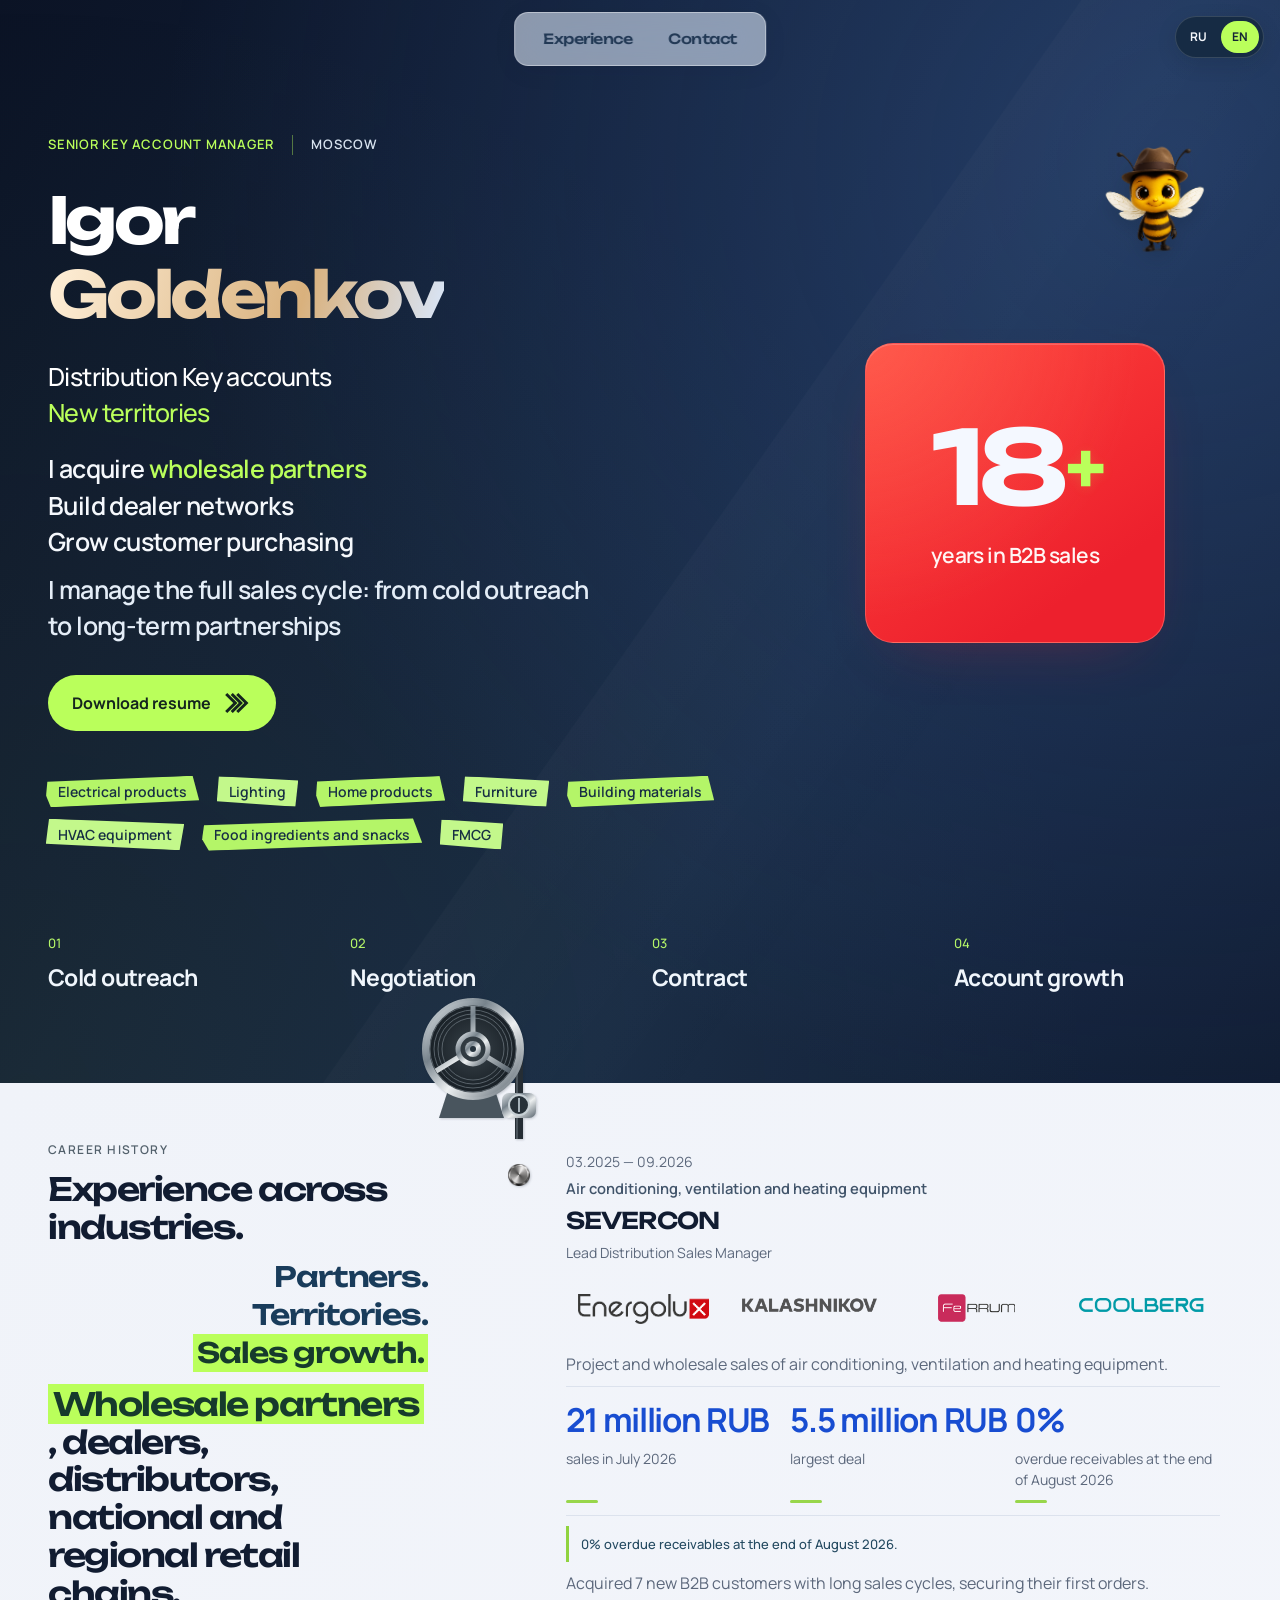
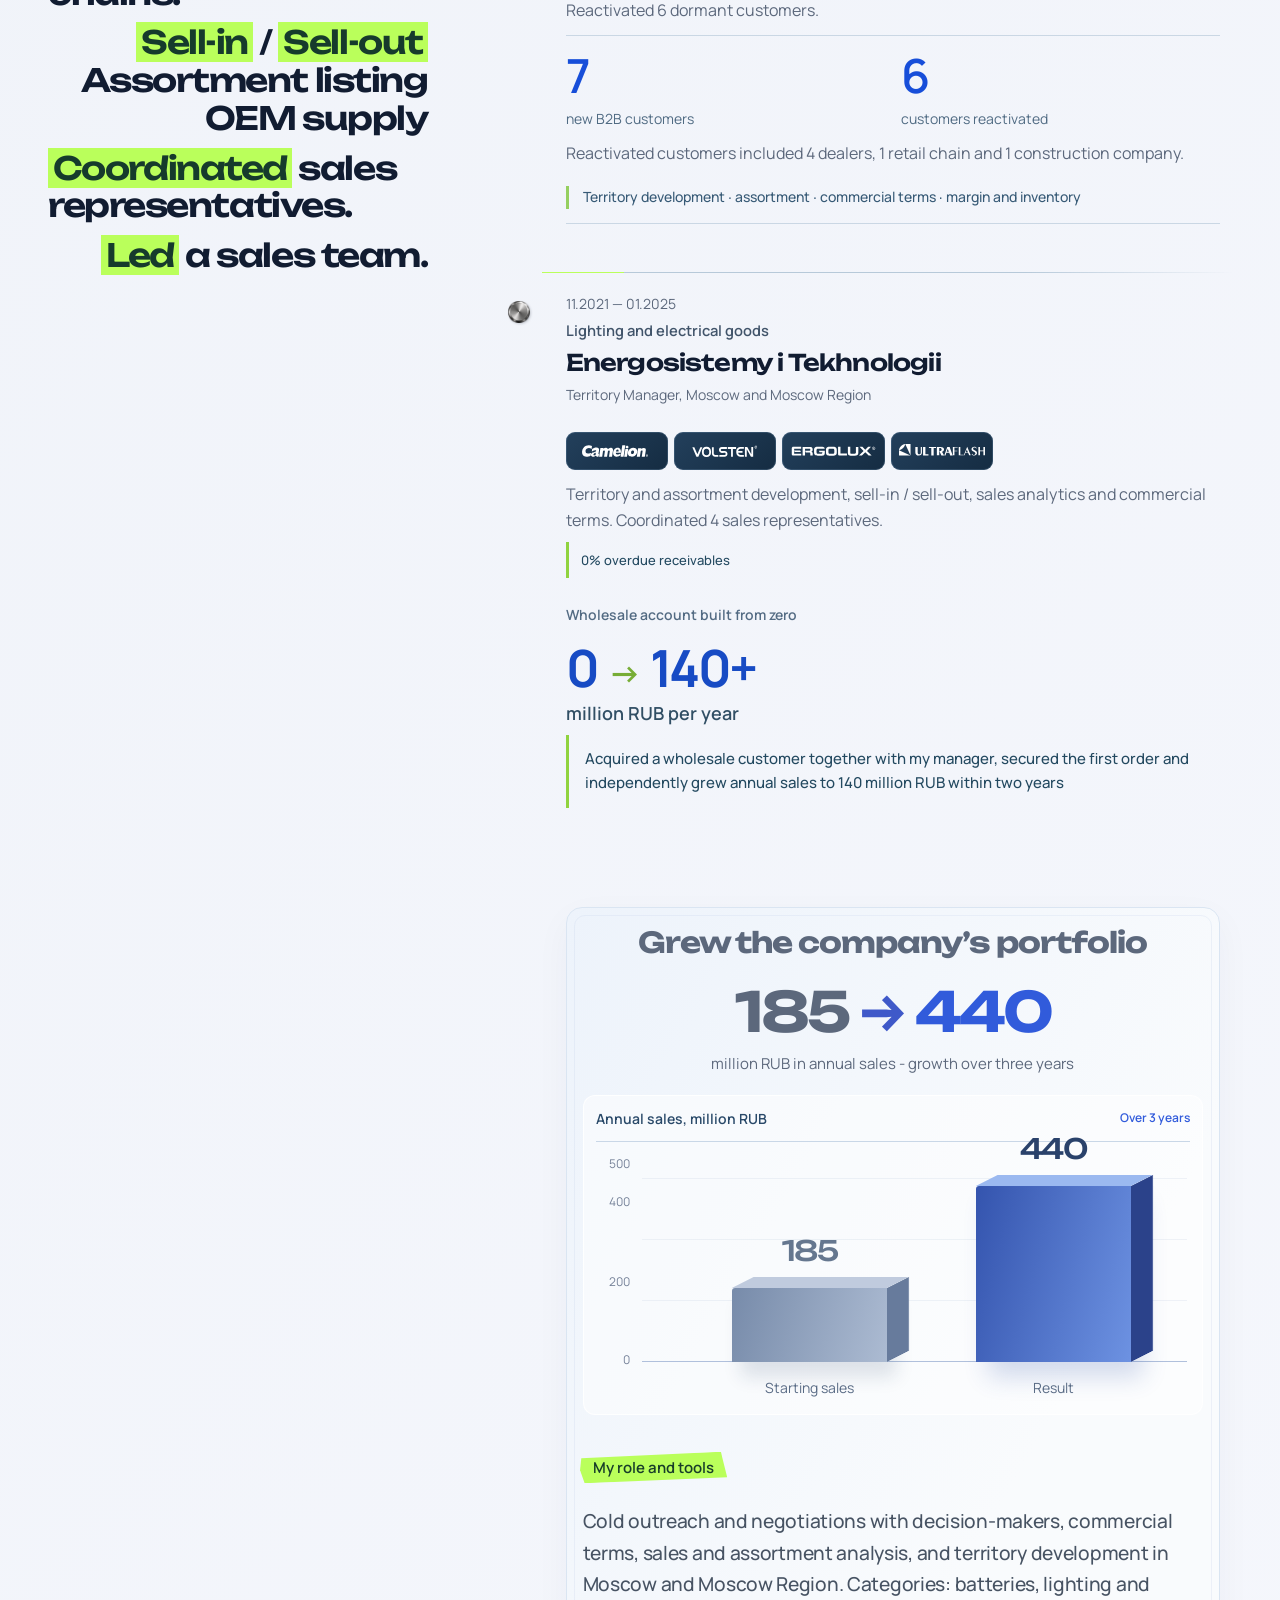
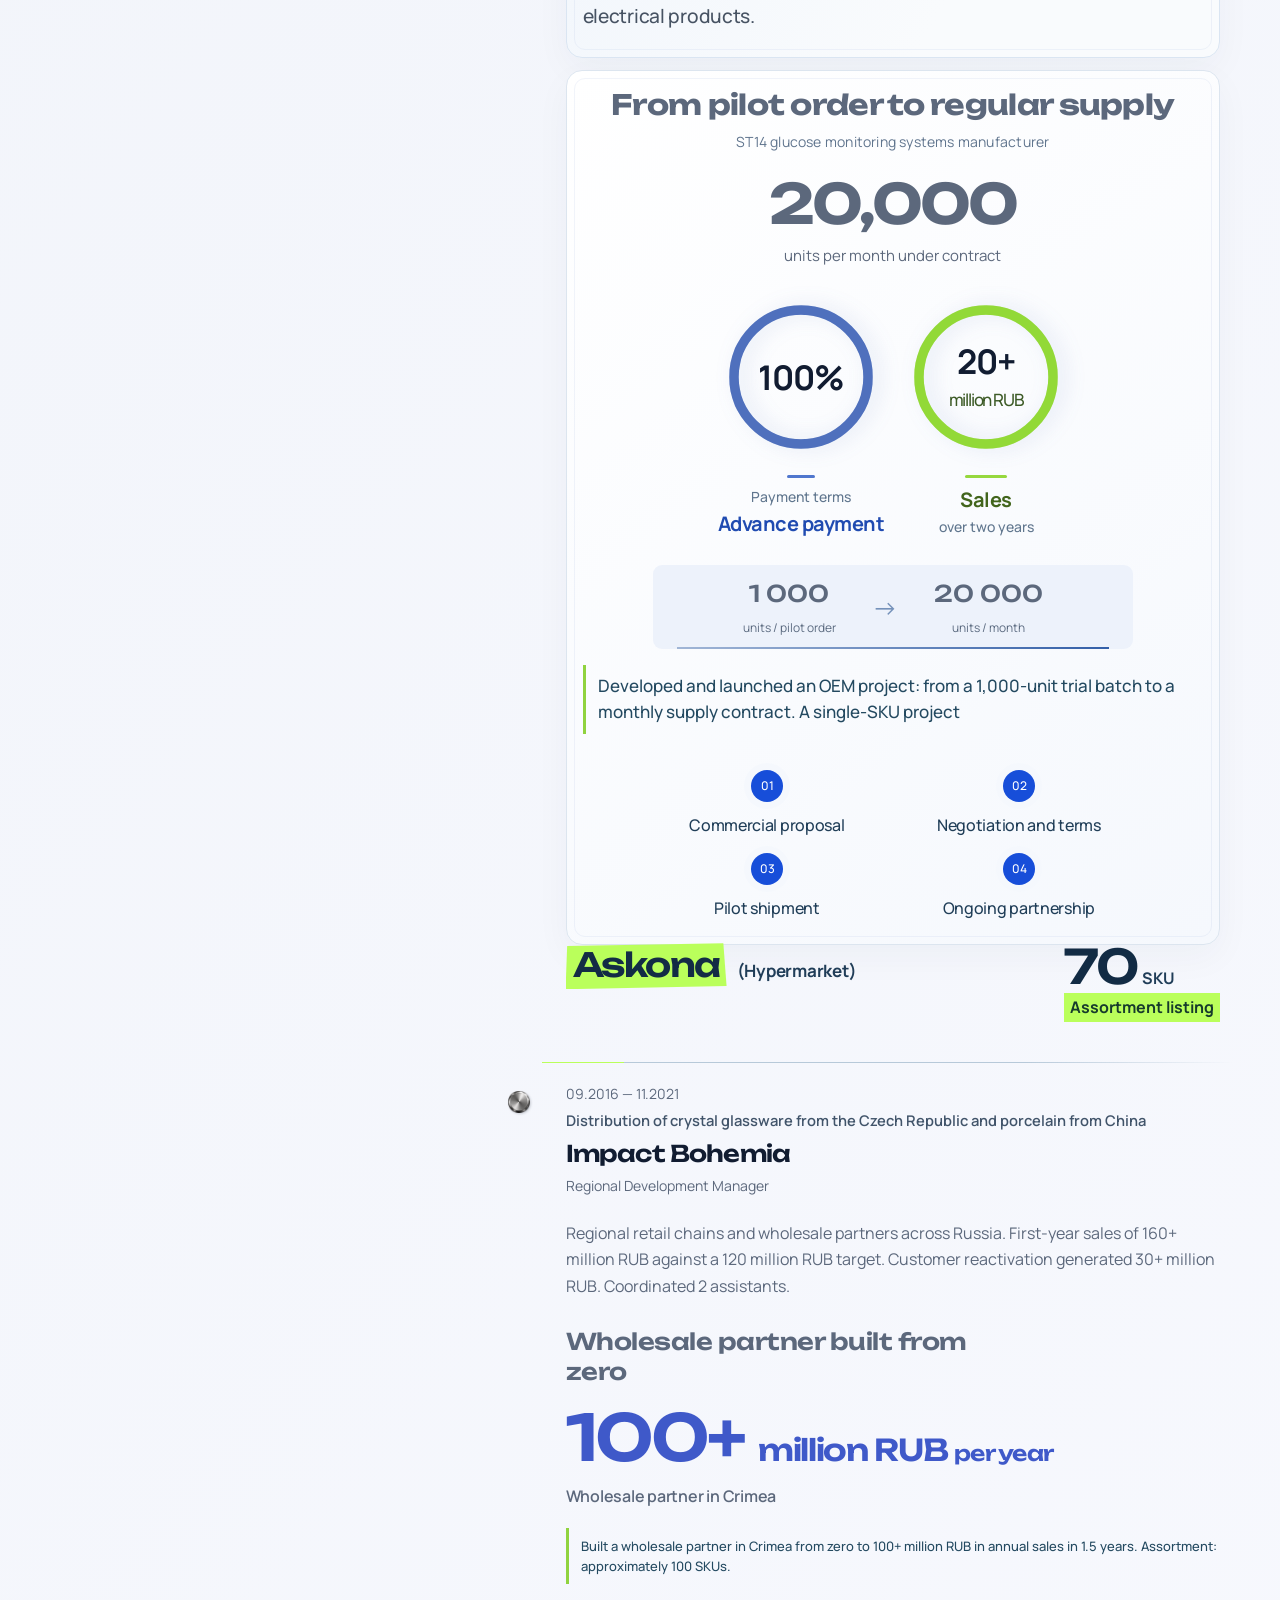
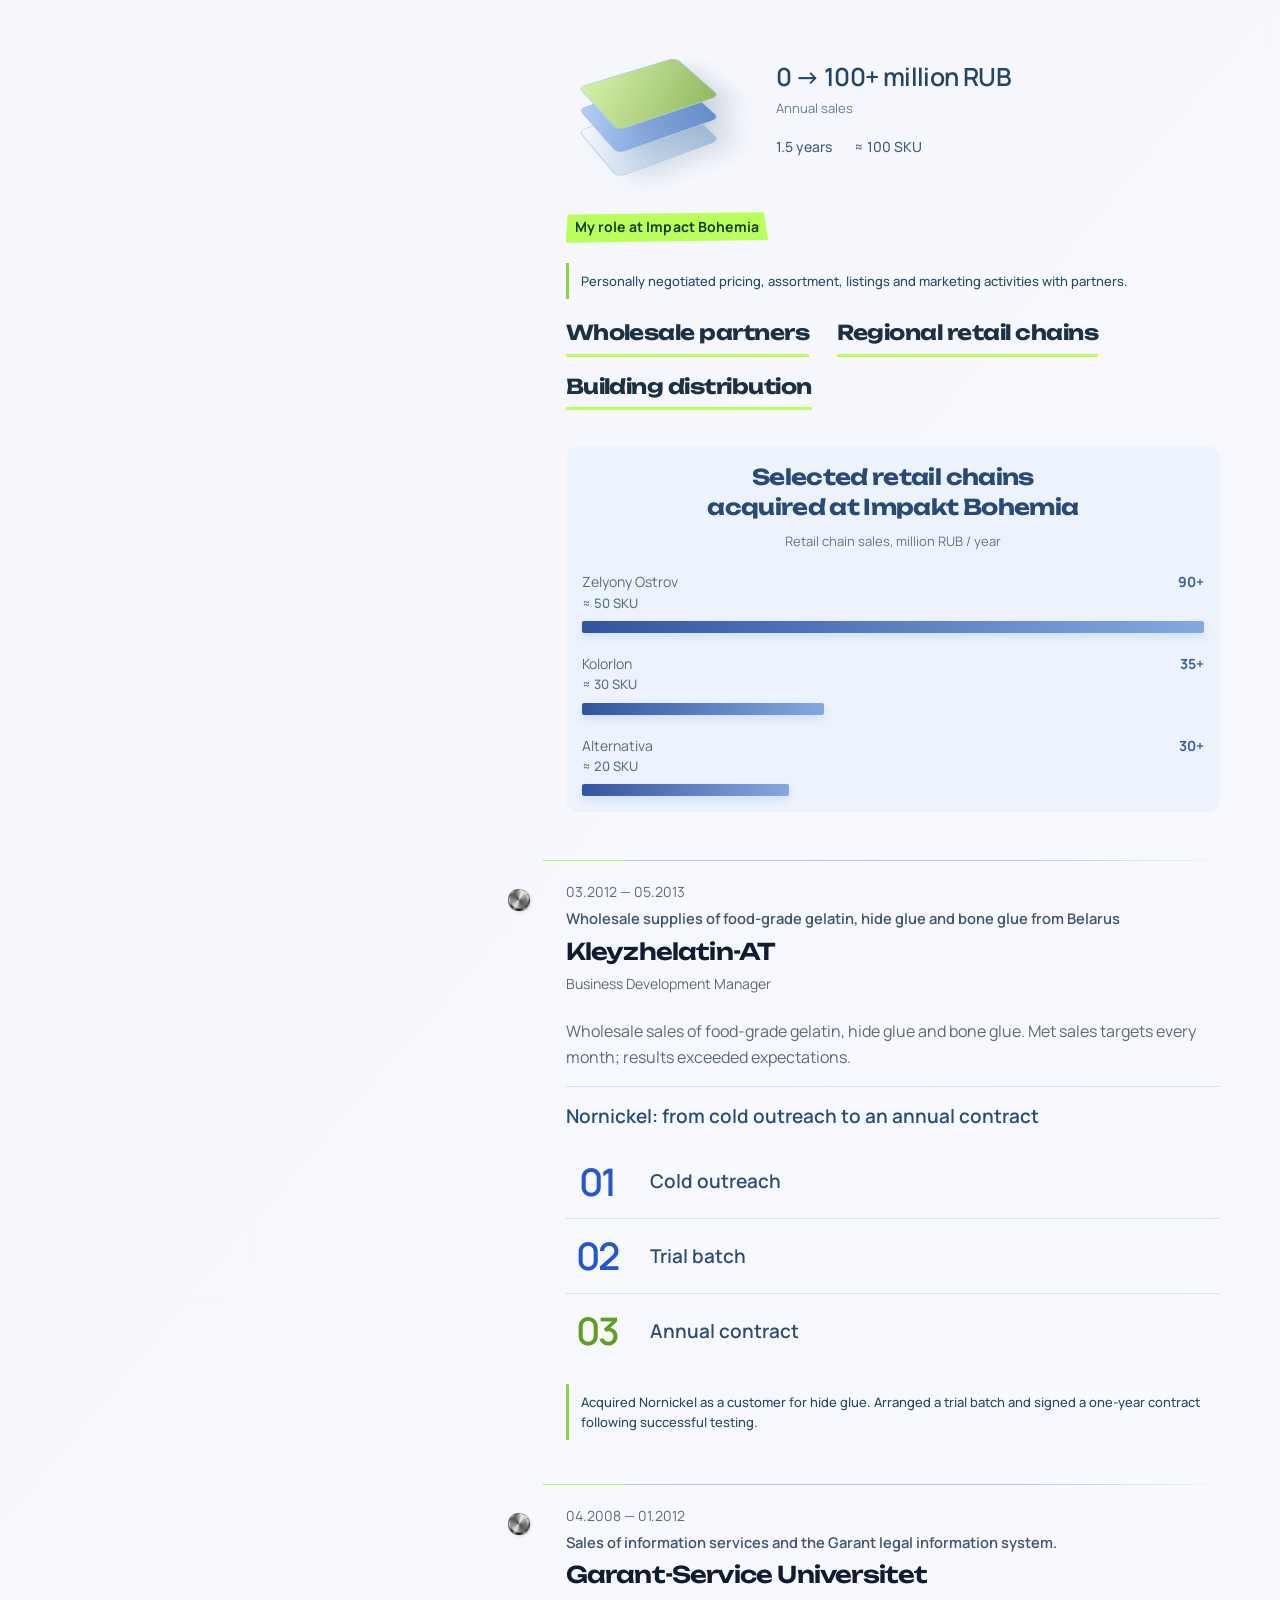
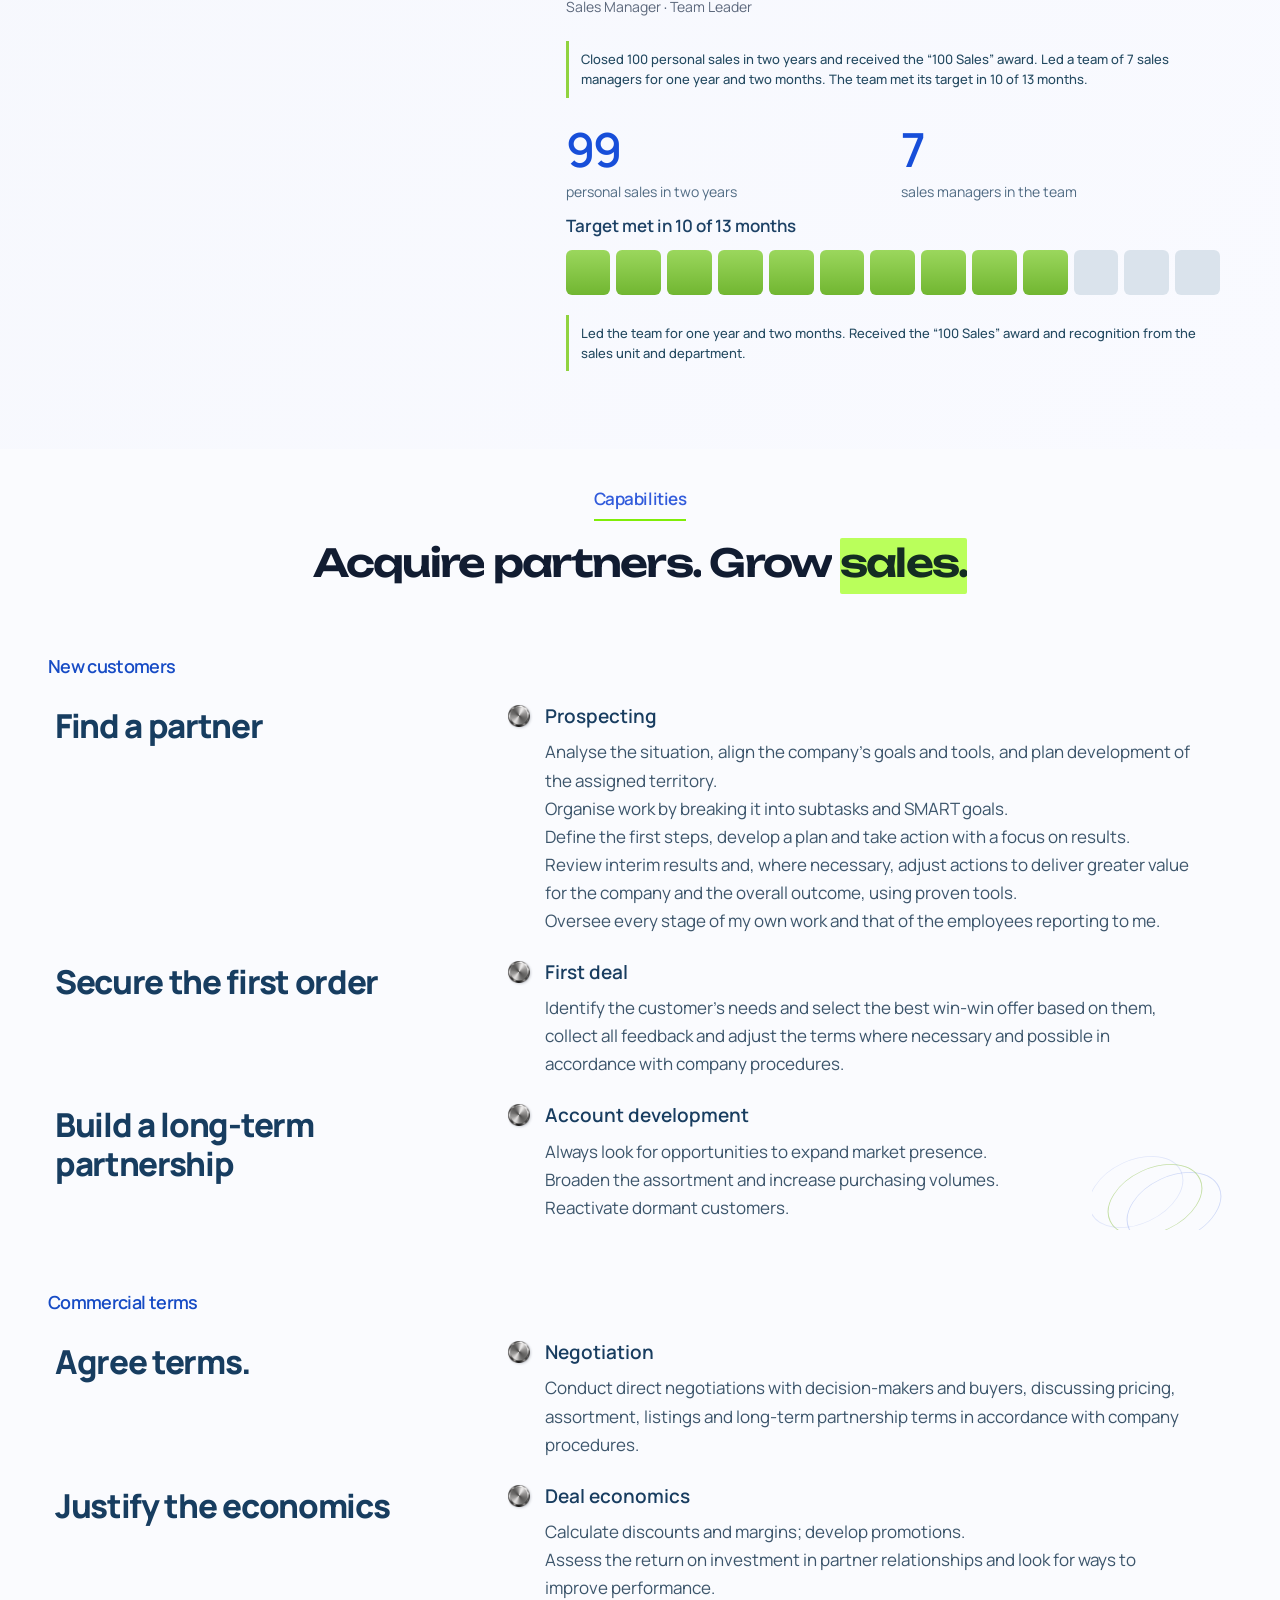
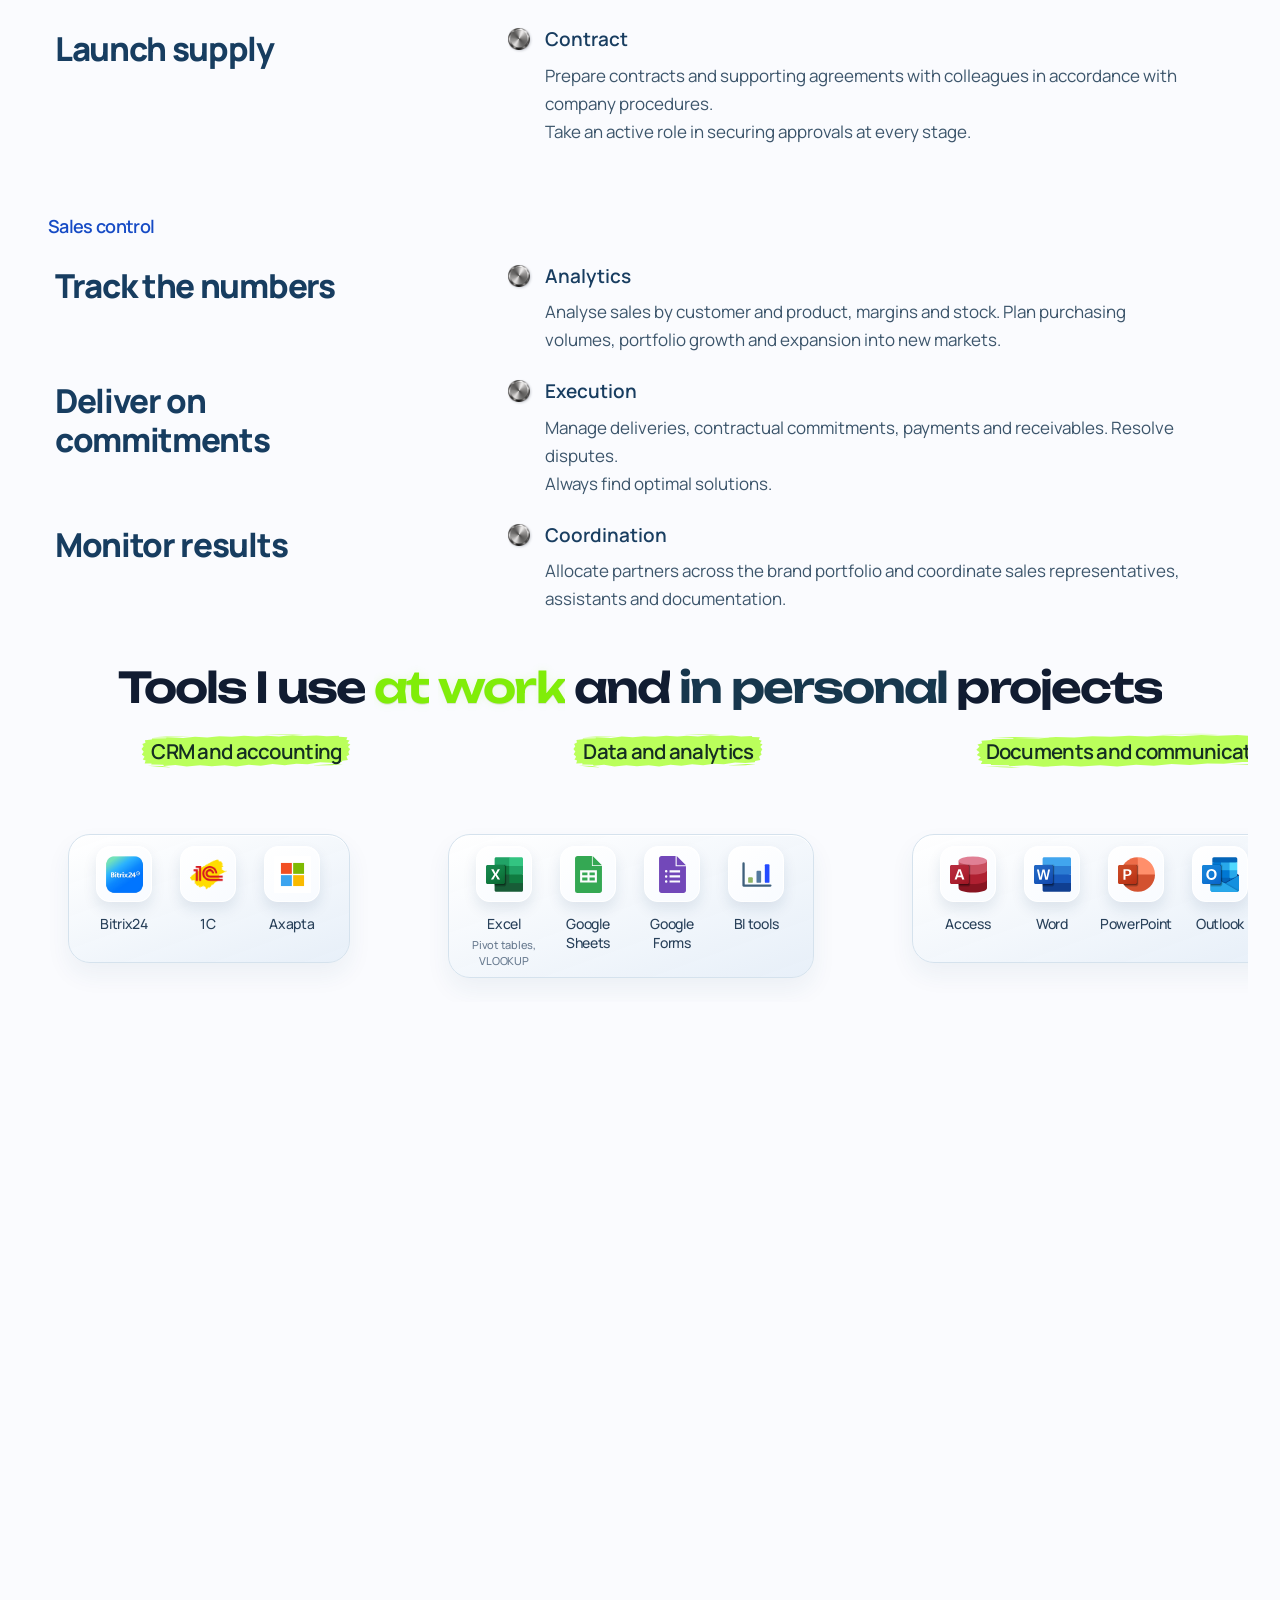
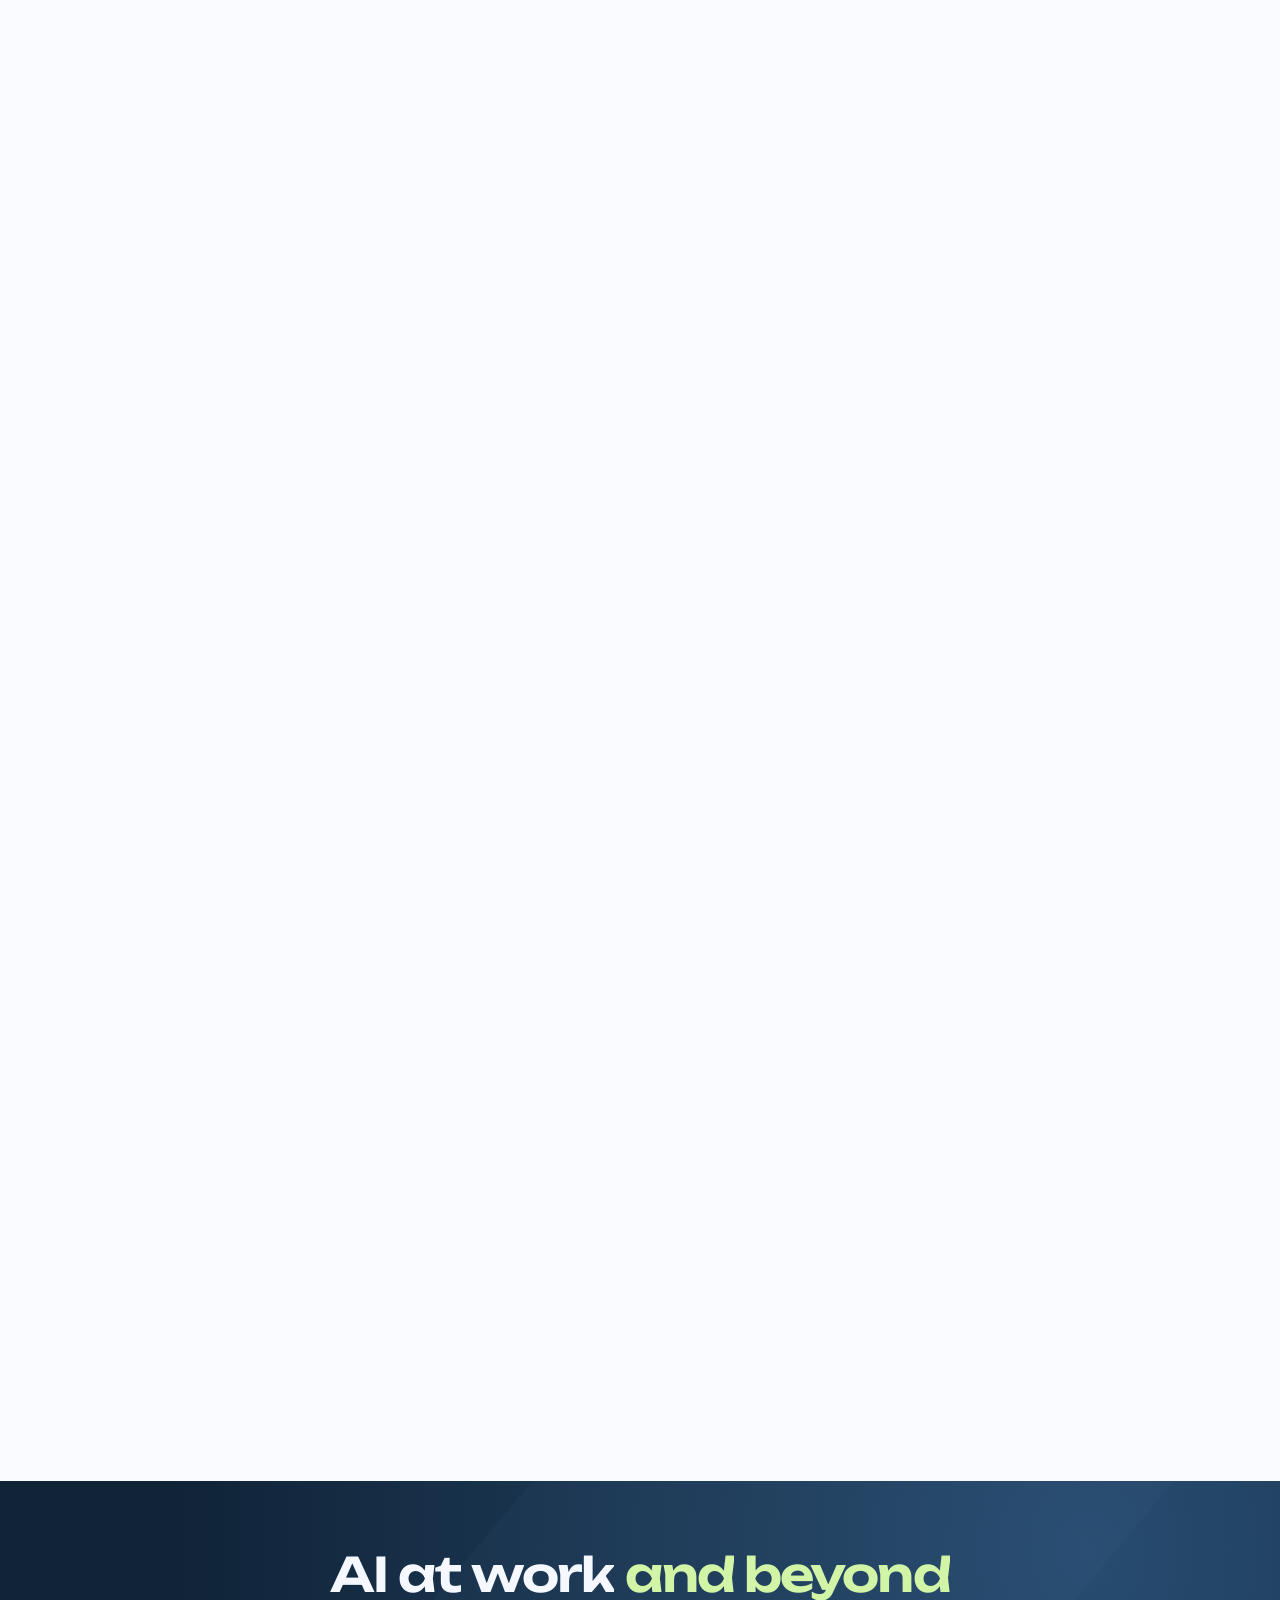
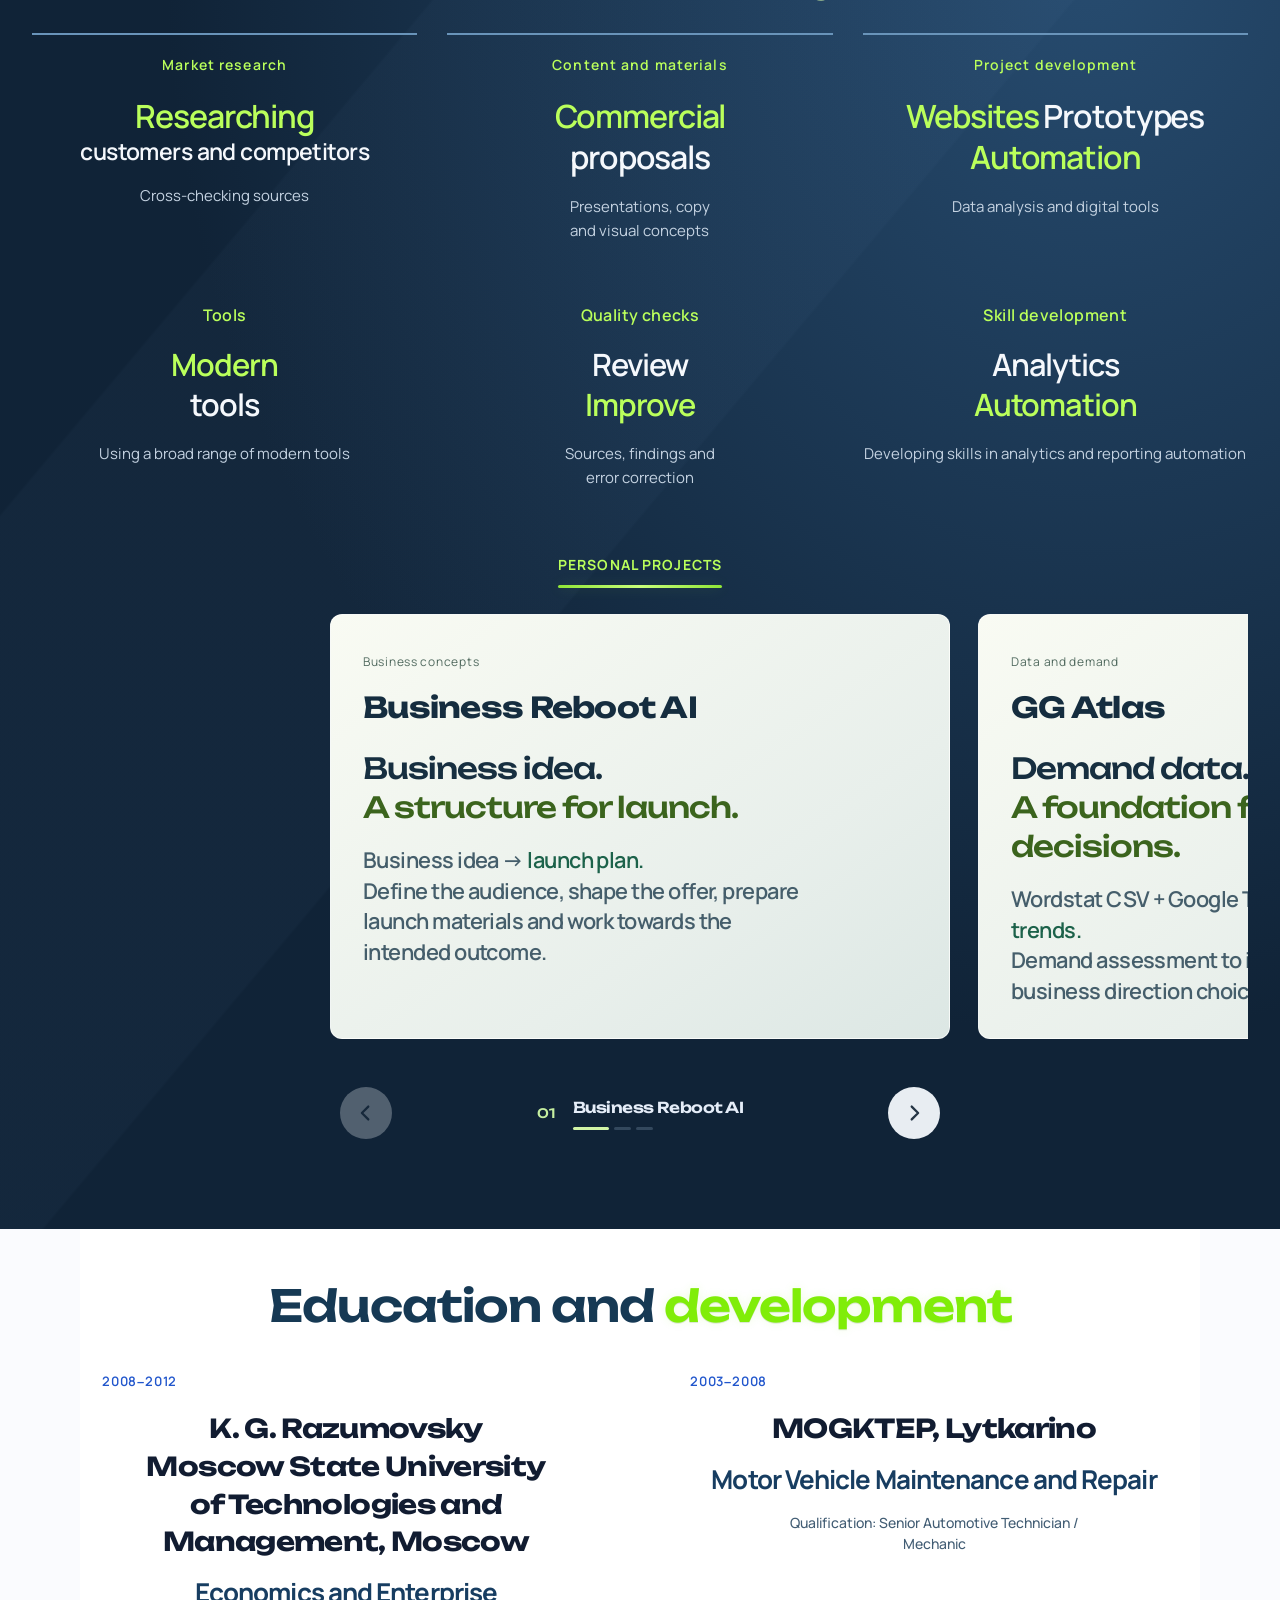
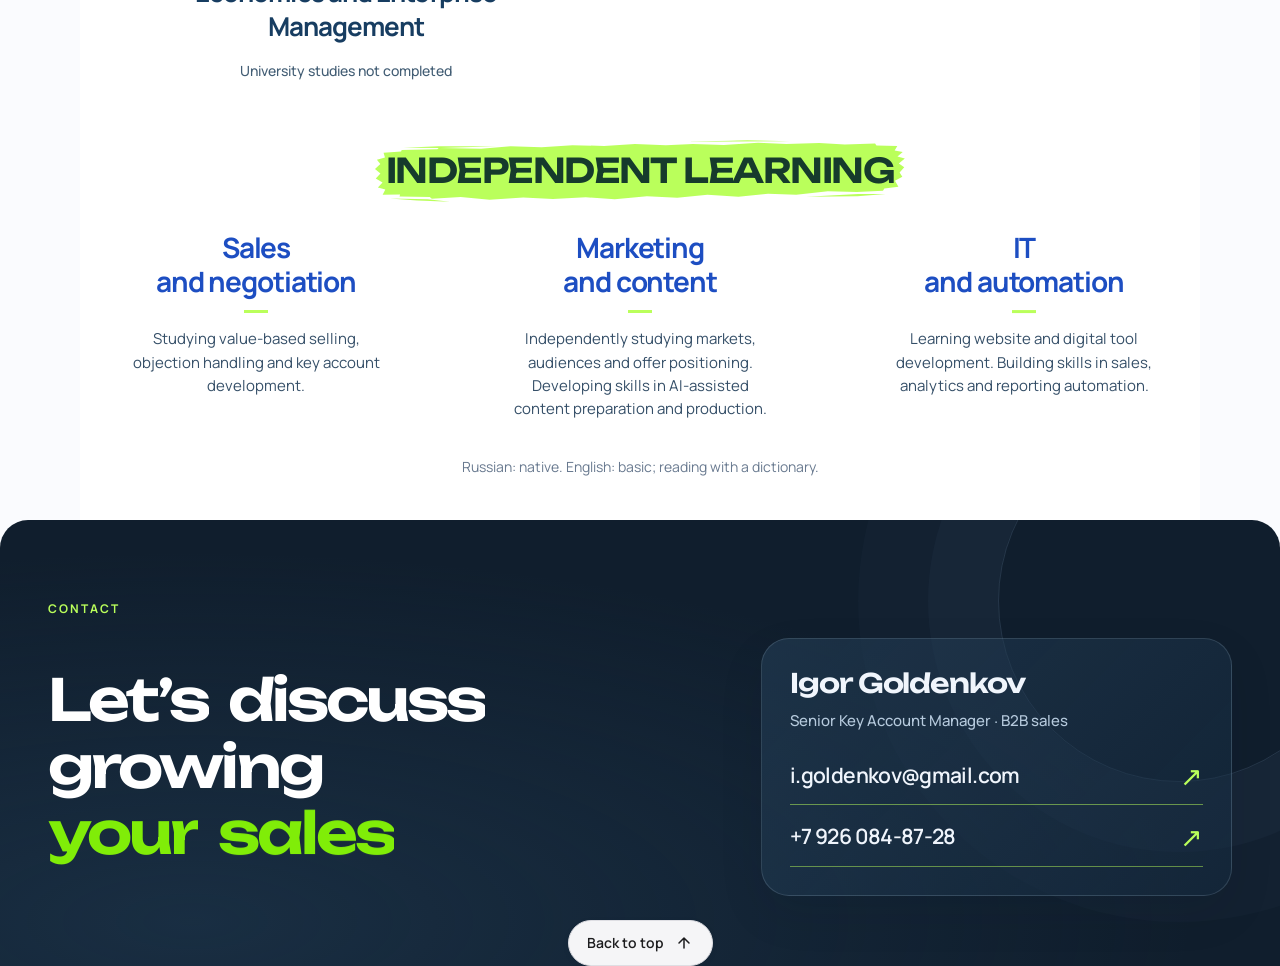
<file: en.html>
<!DOCTYPE html>
<html lang="en" prefix="og: https://ogp.me/ns# profile: https://ogp.me/ns/profile#">
<head>
  <meta charset="utf-8">
  <meta name="viewport" content="width=device-width,initial-scale=1">
  <meta name="color-scheme" content="light">
  <meta name="description" content="Igor Goldenkov, Senior Key Account Manager. 18+ years in B2B sales, distribution and key account growth. Practical AI and digital projects.">
  <meta name="robots" content="index,follow,max-image-preview:large">
  <meta name="author" content="Igor Goldenkov">
  <link rel="canonical" href="https://igor-goldenkov.ru/en.html">
  <link rel="alternate" href="https://igor-goldenkov.ru/" hreflang="ru">
  <link rel="alternate" href="https://igor-goldenkov.ru/en.html" hreflang="en">
  <link rel="alternate" href="https://igor-goldenkov.ru/" hreflang="x-default">
  <link rel="icon" href="assets/favicon.svg" type="image/svg+xml">
  <link rel="icon" href="assets/favicon-192.png" type="image/png" sizes="192x192">
  <link rel="apple-touch-icon" href="assets/apple-touch-icon.png" sizes="180x180">
  <meta property="og:type" content="profile">
  <meta property="og:title" content="Igor Goldenkov — Senior KAM, B2B Sales &amp; AI">
  <meta property="og:description" content="Igor Goldenkov, Senior Key Account Manager. 18+ years in B2B sales, distribution and key account growth. Practical AI and digital projects.">
  <meta property="og:url" content="https://igor-goldenkov.ru/en.html">
  <meta property="og:site_name" content="Igor Goldenkov">
  <meta property="og:locale" content="en_US">
  <meta property="og:image" content="https://igor-goldenkov.ru/assets/og/igor-goldenkov-en.png?v=68a59012af05">
  <meta property="og:image:type" content="image/png">
  <meta property="og:image:width" content="1200">
  <meta property="og:image:height" content="630">
  <meta property="og:image:alt" content="Igor Goldenkov — Senior Key Account Manager. B2B sales, distribution and AI. 18+ years of experience.">
  <meta property="profile:first_name" content="Igor">
  <meta property="profile:last_name" content="Goldenkov">
  <meta property="og:locale:alternate" content="ru_RU">
  <meta name="twitter:card" content="summary_large_image">
  <meta name="twitter:title" content="Igor Goldenkov — Senior KAM, B2B Sales &amp; AI">
  <meta name="twitter:description" content="Igor Goldenkov, Senior Key Account Manager. 18+ years in B2B sales, distribution and key account growth. Practical AI and digital projects.">
  <meta name="twitter:image" content="https://igor-goldenkov.ru/assets/og/igor-goldenkov-en.png?v=68a59012af05">
  <meta name="twitter:image:alt" content="Igor Goldenkov — Senior Key Account Manager. B2B sales, distribution and AI. 18+ years of experience.">
  <script type="application/ld+json">{"@context":"https://schema.org","@graph":[{"@type":"WebSite","@id":"https://igor-goldenkov.ru/#website","url":"https://igor-goldenkov.ru/","name":"Igor Goldenkov","inLanguage":["ru","en"],"publisher":{"@id":"https://igor-goldenkov.ru/#person"}},{"@type":"ProfilePage","@id":"https://igor-goldenkov.ru/en.html#profile","url":"https://igor-goldenkov.ru/en.html","name":"Igor Goldenkov — Senior KAM, B2B Sales \u0026 AI","description":"Igor Goldenkov, Senior Key Account Manager. 18+ years in B2B sales, distribution and key account growth. Practical AI and digital projects.","inLanguage":"en","isPartOf":{"@id":"https://igor-goldenkov.ru/#website"},"mainEntity":{"@type":"Person","@id":"https://igor-goldenkov.ru/#person","name":"Igor Goldenkov","url":"https://igor-goldenkov.ru/","jobTitle":"Senior Key Account Manager","description":"Igor Goldenkov, Senior Key Account Manager. 18+ years in B2B sales, distribution and key account growth. Practical AI and digital projects.","knowsAbout":["B2B sales","Key account management","Distribution","Wholesale partners","AI tools","Data analysis","Interactive websites"],"alternateName":["Игорь Голденков"]}}]}</script>
  <script src="language.js?v=390b5fba883e"></script>
  <title>Igor Goldenkov — Senior KAM, B2B Sales &amp; AI</title>
  <link rel="stylesheet" href="style.css?v=7b1811226eac">
  <link rel="stylesheet" href="motion.css?v=04d1ff5952fd">
  <link rel="stylesheet" href="sequence.css?v=ecce5320982f">
  <link rel="stylesheet" href="refinement.css?v=17592f9fa73b">
  <link rel="stylesheet" href="fonts.css?v=5755fa266391">
  <link rel="stylesheet" href="dock.css?v=d4cd33a29425">
  <link rel="stylesheet" href="polish.css?v=ec69a11fa14b">
<link rel="stylesheet" href="editorial.css?v=53a0c5988dee"><link rel="preload" href="assets/fonts/manrope-400.woff" as="font" type="font/woff" crossorigin><link rel="preload" href="assets/fonts/manrope-600.woff" as="font" type="font/woff" crossorigin><link rel="preload" href="assets/fonts/unbounded-600.woff" as="font" type="font/woff" crossorigin><link rel="stylesheet" href="signature.css?v=8793ba53e01f"><link rel="preload" as="image" href="assets/bee/body.png" fetchpriority="low"><link rel="preload" as="image" href="assets/bee/wing-left.png" fetchpriority="low"><link rel="preload" as="image" href="assets/bee/wing-right.png" fetchpriority="low"><link rel="preload" as="image" href="assets/brands/energolux.png" fetchpriority="high"><link rel="preload" as="image" href="assets/brands/kalashnikov.png" fetchpriority="high"><link rel="preload" as="image" href="assets/brands/ferrum.png" fetchpriority="high"><link rel="preload" as="image" href="assets/brands/coolberg.png" fetchpriority="high"></head>
<body>
  <div class="reading-progress" aria-hidden="true"></div>
  <a class="skip" href="#main">Skip to content</a>
  <header class="topbar">
    <nav aria-label="Main navigation" data-wave="nav"><a href="#experience" data-wave-item><span class="wave-face">Experience</span></a><a href="#contact" data-wave-item><span class="wave-face">Contact</span></a></nav>
  </header>
  <main id="main">
    <section class="hero" aria-labelledby="hero-title">
      <div class="language-switch" role="group" aria-label="Language / Язык"><a href="index.html" data-language="ru" lang="ru" aria-label="Русский">RU</a><a href="en.html" data-language="en" lang="en" aria-label="English">EN</a></div>
      <div class="hero-atmosphere" aria-hidden="true"></div>
      <div class="hero-inner wrap">
        <div class="hero-copy">
          <p class="eyebrow">Senior Key Account Manager <span>Moscow</span></p>
          <h1 id="hero-title" aria-label="Igor Goldenkov"><span class="name-line"><span class="name-word">Igor</span></span><span class="name-line"><span class="name-word surname">Goldenkov</span></span></h1>
          <p class="hero-lead">Distribution Key accounts<br><span class="hero-focus">New territories</span></p>
          <p class="hero-description"><span class="hero-description-main">I acquire <em>wholesale partners</em><br>Build dealer networks<br>Grow customer purchasing</span><span class="hero-description-detail">I manage the full sales cycle: from cold outreach to long-term partnerships</span></p>
          <div class="hero-actions"><a class="button primary" href="assets/igor-goldenkov-original-v9.docx?v=141eeabeccc9" download="Igor Goldenkov Senior KAM.docx" aria-label="Download Russian resume in Word format (DOCX)"><span class="resume-label">Download resume</span><svg class="resume-chevrons" xmlns="http://www.w3.org/2000/svg" viewBox="0 0 66 43" aria-hidden="true"><polygon points="39.58,4.46 44.11,0 66,21.5 44.11,43 39.58,38.54 56.94,21.5"/><polygon points="19.79,4.46 24.32,0 46.21,21.5 24.32,43 19.79,38.54 37.15,21.5"/><polygon points="0,4.46 4.53,0 26.42,21.5 4.53,43 0,38.54 17.36,21.5"/></svg></a></div>
          <div class="sectors" aria-label="Product categories" data-wave="sectors"><span class="sector-item" data-wave-item><span class="wave-face">Electrical products</span></span><span class="sector-item" data-wave-item><span class="wave-face">Lighting</span></span><span class="sector-item" data-wave-item><span class="wave-face">Home products</span></span><span class="sector-item" data-wave-item><span class="wave-face">Furniture</span></span><span class="sector-item" data-wave-item><span class="wave-face">Building materials</span></span><span class="sector-item" data-wave-item><span class="wave-face">HVAC equipment</span></span><span class="sector-item" data-wave-item><span class="wave-face">Food ingredients and snacks</span></span><span class="sector-item" data-wave-item><span class="wave-face">FMCG</span></span></div>
        </div>
        <aside class="hero-proof" aria-label="B2B sales experience">
          <div class="proof-first"><span class="proof-number">18<span>+</span></span><p>years in B2B sales</p></div>
        </aside>
      </div>
      <div class="hero-bottom wrap"><ol class="sales-journey" aria-label="Full customer development cycle"><li><span class="journey-index">01</span><strong>Cold outreach</strong></li><li><span class="journey-index">02</span><strong>Negotiation</strong></li><li><span class="journey-index">03</span><strong>Contract</strong></li><li><span class="journey-index">04</span><strong>Account growth</strong></li></ol></div>
    </section>

    <section id="experience" class="experience-section section" aria-labelledby="experience-title">
      <div class="wrap experience-layout"><div class="section-heading sticky-heading"><p class="eyebrow">02 / Career history</p><h2 id="experience-title">Experience <br>across industries.</h2><p><span class="experience-summary-lead"><span class="experience-keyword">Partners.</span><span class="experience-keyword">Territories.</span><span class="experience-keyword"><em>Sales growth.</em></span></span><span class="experience-summary-detail"><em class="experience-highlight">Wholesale partners</em>, dealers, distributors, national and regional retail chains.</span><span class="experience-summary-detail experience-enumeration"><span><em class="experience-highlight">Sell-in</em> / <em class="experience-highlight">Sell-out</em></span><span>Assortment listing</span><span>OEM supply</span></span><span class="experience-summary-detail experience-coordination"><em class="experience-highlight">Coordinated</em> sales representatives.</span><span class="experience-summary-detail experience-leadership"><em class="experience-highlight">Led</em> a sales team.</span></p></div>
      <div class="timeline"><i class="timeline-fill" aria-hidden="true"></i><i class="timeline-cable-tip" aria-hidden="true"></i>
        <div class="expanded-detail job"><div class="detail-heading"><span class="job-date">03.2025 — 09.2026</span><span class="job-sector">Air conditioning, ventilation and heating equipment</span><span class="job-title">SEVERCON<small>Lead Distribution Sales Manager</small></span></div><div class="job-content"><div class="job-brand-logos severcon-brand-logos"><span class="job-brand-logo"><img src="assets/brands/energolux.png" alt="Energolux" width="180" height="48" loading="eager" decoding="async" fetchpriority="high"></span><span class="job-brand-logo"><img src="assets/brands/kalashnikov.png" alt="Kalashnikov" width="180" height="48" loading="eager" decoding="async" fetchpriority="high"></span><span class="job-brand-logo"><img src="assets/brands/ferrum.png" alt="FeRRUM" width="180" height="48" loading="eager" decoding="async" fetchpriority="high"></span><span class="job-brand-logo"><img src="assets/brands/coolberg.png" alt="Coolberg" width="180" height="48" loading="eager" decoding="async" fetchpriority="high"></span></div><p>Project and wholesale sales of air conditioning, ventilation and heating equipment.</p><div class="job-metrics"><span><b><span class="metric-number" data-counter="21" data-count-once="true">21</span> million RUB</b>sales in July 2026</span><span><b><span class="metric-number" data-counter="5.5" data-count-once="true">5.5</span> million RUB</b>largest deal</span><span><b>0%</b>overdue receivables at the end of August 2026</span></div><p class="job-context-proof">0% overdue receivables at the end of August 2026.</p><p>Acquired 7 new B2B customers with long sales cycles, securing their first orders. Reactivated 6 dormant customers.</p><div class="job-proof severcon-proof"><div class="job-proof-metrics"><div><b><span class="metric-number" data-counter="7">7</span></b><span>new B2B customers</span></div><div><b><span class="metric-number" data-counter="6">6</span></b><span>customers reactivated</span></div></div><p>Reactivated customers included 4 dealers, 1 retail chain and 1 construction company.</p><div class="job-proof-scope">Territory development · assortment · commercial terms · margin and inventory</div></div></div></div>
        <div class="expanded-detail job"><div class="detail-heading"><span class="job-date">11.2021 — 01.2025</span><span class="job-sector">Lighting and electrical goods</span><span class="job-title">Energosistemy i Tekhnologii<small>Territory Manager, Moscow and Moscow Region</small></span></div><div class="job-content"><p class="job-brand-description"><span class="job-brand-logos lighting-brand-logos"><span class="job-brand-logo"><img src="assets/brands/camelion.svg" alt="Camelion" width="150" height="48" loading="eager" decoding="async"></span><span class="job-brand-logo"><img src="assets/brands/volsten.svg" alt="Volsten" width="150" height="48" loading="eager" decoding="async"></span><span class="job-brand-logo"><img src="assets/brands/ergolux.svg" alt="Ergolux" width="150" height="48" loading="eager" decoding="async"></span><span class="job-brand-logo"><img src="assets/brands/ultraflash.svg" alt="Ultraflash" width="150" height="48" loading="eager" decoding="async"></span></span> Territory and assortment development, sell-in / sell-out, sales analytics and commercial terms. Coordinated 4 sales representatives.</p><p class="job-context-proof">0% overdue receivables</p><div class="job-proof partner-proof transferred-partner"><span class="partner-proof-label">Wholesale account built from zero</span><strong>0 <span class="partner-proof-arrow">→</span> <span class="metric-number" data-counter="140" data-count-once="true">140</span>+</strong><span class="partner-proof-unit">million RUB per year</span><p class="job-context-proof">Acquired a wholesale customer together with my manager, secured the first order and independently grew annual sales to 140 million RUB within two years</p></div><div id="cases" class="job-cases"><article class="case case-featured job-case">

          <h3>Grew the company’s portfolio</h3>
          <div class="big-result"><span class="metric-number" data-counter="185">185</span> <span>→</span> <span class="metric-number" data-counter="440">440</span><small>million RUB in annual sales - growth over three years</small></div>
          <div class="growth-chart animated-diagram" role="img" aria-label="Annual portfolio sales grew from 185 to 440 million RUB in three years. Both columns use a common scale of up to 500 million RUB.">
            <div class="chart-caption"><span>Annual sales, million RUB</span><span>Over 3 years</span></div>
            <div class="chart-depth" aria-hidden="true"><div class="chart-axis"><span>500</span><span>400</span><span>200</span><span>0</span></div><div class="chart-floor"></div>
              <div class="chart-column column-before" style="--height:37%"><div class="column-solid"><i class="column-front"></i><i class="column-side"></i><i class="column-top"></i></div><b class="metric-number" data-counter="185">185</b><span>Starting sales</span></div>
              <div class="chart-column column-after" style="--height:88%"><div class="column-solid"><i class="column-front"></i><i class="column-side"></i><i class="column-top"></i></div><b class="metric-number" data-counter="440">440</b><span>Result</span></div>
            </div>
          </div>
          <div class="expanded-detail"><div class="detail-heading"><span class="brush-role">My role and tools</span></div><div class="detail-content">Cold outreach and negotiations with decision-makers, commercial terms, sales and assortment analysis, and territory development in Moscow and Moscow Region. Categories: batteries, lighting and electrical products.</div></div>
        </article>
<article class="case job-case oem-case">

          <h3>From pilot order to regular supply</h3><p class="case-company">ST14 glucose monitoring systems manufacturer</p>
          <div class="big-result"><span class="metric-number" data-counter="20000">20 000</span><small>units per month under contract</small></div>
          <div class="oem-diagram animated-diagram"><div class="ring-stat"><div class="payment-ring" role="img" aria-label="100 percent advance payment"><svg viewbox="0 0 120 120" aria-hidden="true"><circle class="ring-track" cx="60" cy="60" r="49"></circle><circle class="ring-fill" cx="60" cy="60" r="49" pathlength="100"></circle></svg><div><b><span class="metric-number" data-counter="100">100</span>%</b></div></div><p class="ring-caption"><span>Payment terms</span><strong>Advance payment</strong></p></div><div class="ring-stat ring-stat-revenue"><div class="payment-ring revenue-ring" role="img" aria-label="Over 20 million RUB in sales over two years"><svg viewBox="0 0 120 120" aria-hidden="true"><circle class="ring-track" cx="60" cy="60" r="49"></circle><circle class="ring-fill" cx="60" cy="60" r="49" pathLength="100"></circle></svg><div><b><span class="metric-number" data-counter="20">20</span>+<small>million RUB</small></b></div></div><p class="ring-caption"><strong>Sales</strong><span>over two years</span></p></div></div>
          <div class="deal-flow"><div><b>1 000</b><span>units / pilot order</span></div><span aria-hidden="true">→</span><div><b>20 000</b><span>units / month</span></div></div>
          <p class="oem-story job-context-proof">Developed and launched an OEM project: from a 1,000-unit trial batch to a monthly supply contract. A single-SKU project</p>
          <div class="expanded-detail oem-steps"><ol class="detail-content sales-journey oem-role oem-path"><li><span class="journey-index">01</span><strong>Commercial proposal</strong></li><li><span class="journey-index">02</span><strong>Negotiation and terms</strong></li><li><span class="journey-index">03</span><strong>Pilot shipment</strong></li><li><span class="journey-index">04</span><strong>Ongoing partnership</strong></li></ol></div>
        </article>
</div><div class="job-networks askona-proof"><h4>Retail chain acquired</h4><ul class="network-list"><li><span class="askona-name"><span>Askona</span><small>(Hypermarket)</small></span><b class="askona-metric">70 <span>SKU</span></b><small class="askona-caption"><span>Assortment listing</span></small></li></ul></div></div></div>
        <div class="expanded-detail job"><div class="detail-heading"><span class="job-date">09.2016 — 11.2021</span><span class="job-sector">Distribution of crystal glassware from the Czech Republic and porcelain from China</span><span class="job-title">Impact Bohemia<small>Regional Development Manager</small></span></div><div class="job-content"><p>Regional retail chains and wholesale partners across Russia. First-year sales of 160+ million RUB against a 120 million RUB target. Customer reactivation generated 30+ million RUB. Coordinated 2 assistants.</p>        <div class="case case-distribution job-distribution">

          <h3>Wholesale partner built from zero</h3>
          <div class="big-result crimea-result"><span class="crimea-value"><span class="crimea-number"><span class="metric-number" data-counter="100">100</span>+</span><span class="crimea-unit">million RUB <span>per year</span></span></span><small>Wholesale partner in Crimea</small></div>
          <p class="job-context-proof">Built a wholesale partner in Crimea from zero to 100+ million RUB in annual sales in 1.5 years. Assortment: approximately 100 SKUs.</p><div class="distribution-depth" aria-label="Partner growth from zero to over 100 million RUB in annual sales"><div class="depth-object" aria-hidden="true"><i class="depth-layer layer-a"></i><i class="depth-layer layer-b"></i><i class="depth-layer layer-c"></i></div><div class="depth-facts"><b>0 → 100+ million RUB</b><span>Annual sales</span><div><strong>1.5 years</strong><strong>≈ 100 SKU</strong></div></div></div>
          <div class="distribution-work"><span>My role at Impact Bohemia</span><p class="job-context-proof">Personally negotiated pricing, assortment, listings and marketing activities with partners.</p><div class="distribution-scope"><span>Wholesale partners</span><span>Regional retail chains</span><span>Building distribution</span></div></div></div><div class="job-networks"><div class="networks-chart animated-diagram" role="img" aria-label="Examples of retail chains acquired at Impakt Bohemia. Annual sales: Zelyony Ostrov - over 90 million RUB, Kolorlon - over 35 million, Alternativa - over 30 million. Bar lengths show these lower bounds."><h4>Selected retail chains acquired at Impakt Bohemia</h4><p>Retail chain sales, million RUB / year</p><div><span>Zelyony Ostrov<small>≈ 50 SKU</small></span><b>90+</b><i style="--bar:100%"></i></div><div><span>Kolorlon<small>≈ 30 SKU</small></span><b>35+</b><i style="--bar:38.9%"></i></div><div><span>Alternativa<small>≈ 20 SKU</small></span><b>30+</b><i style="--bar:33.3%"></i></div></div>
          </div></div></div>
        <div class="expanded-detail job"><div class="detail-heading"><span class="job-date">03.2012 — 05.2013</span><span class="job-sector">Wholesale supplies of food-grade gelatin, hide glue and bone glue from Belarus</span><span class="job-title">Kleyzhelatin-AT<small>Business Development Manager</small></span></div><div class="job-content"><p>Wholesale sales of food-grade gelatin, hide glue and bone glue. Met sales targets every month; results exceeded expectations.</p><div class="job-contract"><h4>Nornickel: from cold outreach to an annual contract</h4><ol class="contract-path animated-diagram"><li><span>01</span>Cold outreach</li><li><span>02</span>Trial batch</li><li><span>03</span>Annual contract</li></ol>
          <p class="job-context-proof">Acquired Nornickel as a customer for hide glue. Arranged a trial batch and signed a one-year contract following successful testing.</p></div></div></div>
        <div class="expanded-detail job"><div class="detail-heading"><span class="job-date">04.2008 — 01.2012</span><span class="job-sector">Sales of information services and the Garant legal information system.</span><span class="job-title">Garant-Service Universitet<small>Sales Manager · Team Leader</small></span></div><div class="job-content"><p class="job-context-proof">Closed 100 personal sales in two years and received the “100 Sales” award. Led a team of 7 sales managers for one year and two months. The team met its target in 10 of 13 months.</p><div class="job-proof"><div class="job-proof-metrics"><div><b><span class="metric-number" data-counter="100">100</span></b><span>personal sales in two years</span></div><div><b><span class="metric-number" data-counter="7">7</span></b><span>sales managers in the team</span></div></div><h4>Target met in 10 of 13 months</h4><div class="plan-months" role="img" aria-label="Target achieved in 10 of 13 months; illustrative diagram, not a month-by-month sequence"><i class="met"></i><i class="met"></i><i class="met"></i><i class="met"></i><i class="met"></i><i class="met"></i><i class="met"></i><i class="met"></i><i class="met"></i><i class="met"></i><i></i><i></i><i></i></div><p class="job-context-proof">Led the team for one year and two months. Received the “100 Sales” award and recognition from the sales unit and department.</p></div></div></div>
      </div></div>
    </section>

    <section class="section wrap skills-section" aria-labelledby="skills-title"><div class="section-heading"><p class="eyebrow">03 / Capabilities</p><h2 id="skills-title" data-accent-from="3">Acquire partners. Grow <span class="heading-accent">sales.</span></h2></div><div class="skills-grid story-grid">
<div class="skill-story partner-story aligned-story"><span class="partner-orbit" aria-hidden="true"><i></i><i></i><i></i></span>
<div class="story-heading"><h3>New customers</h3><div class="partner-promise">
<div class="promise-stage" data-step="0"><span class="promise-phrase">Find a partner</span></div>
<div class="promise-stage" data-step="1"><span class="promise-phrase">Secure the first order</span></div>
<div class="promise-stage" data-step="2"><span class="promise-phrase">Build a long-term partnership</span></div>
</div></div>
<ol class="story-steps"><i class="story-rail-fill" aria-hidden="true"></i><i class="story-cable-tip" aria-hidden="true"></i><li><b>Prospecting</b><p>Analyse the situation, align the company’s goals and tools, and plan development of the assigned territory.<br>Organise work by breaking it into subtasks and SMART goals.<br>Define the first steps, develop a plan and take action with a focus on results.<br>Review interim results and, where necessary, adjust actions to deliver greater value for the company and the overall outcome, using proven tools.<br>Oversee every stage of my own work and that of the employees reporting to me.</p></li><li><b>First deal</b><p>Identify the customer’s needs and select the best win-win offer based on them, collect all feedback and adjust the terms where necessary and possible in accordance with company procedures.</p></li><li><b>Account development</b><p>Always look for opportunities to expand market presence.<br>Broaden the assortment and increase purchasing volumes.<br>Reactivate dormant customers.</p></li></ol>
</div>
<div class="skill-story commercial-story aligned-story"><div class="story-heading"><h3>Commercial terms</h3><div class="partner-promise">
<div class="promise-stage" data-step="0"><span class="promise-phrase">Agree terms.</span></div>
<div class="promise-stage" data-step="1"><span class="promise-phrase">Justify the economics</span></div>
<div class="promise-stage" data-step="2"><span class="promise-phrase">Launch supply</span></div>
</div></div>
<ol class="story-steps"><i class="story-rail-fill" aria-hidden="true"></i><i class="story-cable-tip" aria-hidden="true"></i><li><b>Negotiation</b><p>Conduct direct negotiations with decision-makers and buyers, discussing pricing, assortment, listings and long-term partnership terms in accordance with company procedures.</p></li><li><b>Deal economics</b><p>Calculate discounts and margins; develop promotions.<br>Assess the return on investment in partner relationships and look for ways to improve performance.</p></li><li><b>Contract</b><p>Prepare contracts and supporting agreements with colleagues in accordance with company procedures.<br>Take an active role in securing approvals at every stage.</p></li></ol>
</div>
<div class="skill-story control-story aligned-story"><div class="story-heading"><h3>Sales control</h3><div class="partner-promise">
<div class="promise-stage" data-step="0"><span class="promise-phrase">Track the numbers</span></div>
<div class="promise-stage" data-step="1"><span class="promise-phrase">Deliver on commitments</span></div>
<div class="promise-stage" data-step="2"><span class="promise-phrase">Monitor results</span></div>
</div></div>
<ol class="story-steps"><i class="story-rail-fill" aria-hidden="true"></i><i class="story-cable-tip" aria-hidden="true"></i><li><b>Analytics</b><p>Analyse sales by customer and product, margins and stock. Plan purchasing volumes, portfolio growth and expansion into new markets.</p></li><li><b>Execution</b><p>Manage deliveries, contractual commitments, payments and receivables. Resolve disputes.<br>Always find optimal solutions.</p></li><li><b>Coordination</b><p>Allocate partners across the brand portfolio and coordinate sales representatives, assistants and documentation.</p></li></ol>
</div></div><div class="tools-scene"><div class="tools-heading section-heading"><h2 id="tools-title" data-accent-phrase="at work">Tools I use <span class="tools-work">at work</span> and <span class="tools-hobby">in personal projects</span></h2></div><div class="work-tools" aria-labelledby="tools-title">
<div class="tool-docks work-apps" aria-label="Tools for work and personal projects"><div class="dock-group"><h3 id="work-dock-1"><span class="tool-heading-text">CRM and accounting</span></h3><div class="dock-viewport"><ul class="app-dock" aria-labelledby="work-dock-1"><li class="dock-item"><div class="dock-face" aria-hidden="true"><svg class="app-logo" xmlns="http://www.w3.org/2000/svg" viewBox="226 49 255 254" width="40" height="40" aria-hidden="true" focusable="false"><image href="[data-uri]" width="707" height="353"/></svg></div><span class="dock-label">Bitrix24</span></li><li class="dock-item"><div class="dock-face" aria-hidden="true"><svg class="app-logo" xmlns="http://www.w3.org/2000/svg" viewBox="0 0 40 40" width="40" height="40" aria-hidden="true" focusable="false"><image href="[data-uri]" width="40" height="40"/></svg></div><span class="dock-label">1C</span></li><li class="dock-item"><div class="dock-face" aria-hidden="true"><svg xmlns="http://www.w3.org/2000/svg"
aria-label="Microsoft" role="img"
viewBox="0 0 512 512" class="app-logo" width="40" height="40" aria-hidden="true" focusable="false"><path
d="m0 0H512V512H0"
fill="#fff"/><path d="M96 96H247V247H96" fill="#f24f23"/><path d="M265 96V247H416V96" fill="#7eba03"/><path d="M96 265H247V416H96" fill="#3ca4ef"/><path d="M265 265H416V416H265" fill="#f9ba00"/></svg></div><span class="dock-label">Axapta</span></li></ul></div></div><div class="dock-group"><h3 id="work-dock-2"><span class="tool-heading-text">Data and analytics</span></h3><div class="dock-viewport"><ul class="app-dock" aria-labelledby="work-dock-2"><li class="dock-item"><div class="dock-face" aria-hidden="true"><svg xmlns="http://www.w3.org/2000/svg" xml:space="preserve" id="app4-Livello_1" x="0" y="0" version="1.1" viewBox="0 17.9 512 476.2" class="app-logo" width="40" height="40" aria-hidden="true" focusable="false"><style>.app4-st2{fill:#107c41}.app4-st4{opacity:.2;enable-background:new}</style><path d="m321.5 244.1-202.4-35.7v263.9c0 12.1 9.8 21.8 21.8 21.8h349.3c12.1 0 21.8-9.8 21.8-21.8v-97.2z" style="fill:#185c37"/><path d="M321.5 17.9H140.9c-12.1 0-21.8 9.8-21.8 21.8v97.2L321.5 256l107.2 35.7L512 256V136.9z" style="fill:#21a366"/><path d="M119.1 136.9h202.4V256H119.1z" class="app4-st2"/><path d="M263.9 113.1H119.1v297.7H264c12 0 21.8-9.8 21.8-21.8V135c-.1-12.1-9.8-21.8-21.9-21.9" style="opacity:.1"/><path d="M252 125H119v297.7h133c12 0 21.8-9.8 21.8-21.8v-254c0-12.1-9.7-21.8-21.8-21.9" class="app4-st4"/><path d="M252 125H119v273.9h133c12 0 21.8-9.8 21.8-21.8V146.8c0-12-9.7-21.7-21.8-21.8" class="app4-st4"/><path d="M240.1 125h-121v273.9h121.1c12 0 21.8-9.8 21.8-21.8V146.8c-.1-12-9.8-21.7-21.9-21.8" class="app4-st4"/><linearGradient id="app4-SVGID_1_" x1="45.507" x2="216.447" y1="-1232.031" y2="-935.97" gradientTransform="translate(0 1340)" gradientUnits="userSpaceOnUse"><stop offset="0" style="stop-color:#18884f"/><stop offset=".5" style="stop-color:#117e43"/><stop offset="1" style="stop-color:#0b6631"/></linearGradient><path d="M21.8 125h218.3c12.1 0 21.8 9.8 21.8 21.8v218.3c0 12.1-9.8 21.8-21.8 21.8H21.8C9.8 387 0 377.2 0 365.2V146.8c0-12 9.8-21.8 21.8-21.8" style="fill:url(#app4-SVGID_1_)"/><path d="m67.6 326.9 45.9-71.1L71.4 185h33.8l23 45.2c2.1 4.3 3.6 7.5 4.4 9.6h.3c1.5-3.4 3.1-6.8 4.8-10l24.5-44.8h31.1l-43.1 70.3 44.2 71.5h-33.1l-26.5-49.7c-1.2-2.1-2.3-4.3-3.2-6.6h-.4c-.8 2.3-1.8 4.4-3.1 6.4l-27.3 49.9z" style="fill:#fff"/><path d="M490.2 17.9H321.5V137H512V39.7c0-12.1-9.8-21.8-21.8-21.8" style="fill:#33c481"/><path d="M321.5 256H512v119.1H321.5z" class="app4-st2"/></svg></div><span class="dock-label">Excel<small>Pivot tables, VLOOKUP</small></span></li><li class="dock-item"><div class="dock-face" aria-hidden="true"><svg fill="#34A853" role="img" viewBox="0 0 24 24" xmlns="http://www.w3.org/2000/svg" class="app-logo" width="40" height="40" aria-hidden="true" focusable="false"><title>Google Sheets</title><path d="M11.318 12.545H7.91v-1.909h3.41v1.91zM14.728 0v6h6l-6-6zm1.363 10.636h-3.41v1.91h3.41v-1.91zm0 3.273h-3.41v1.91h3.41v-1.91zM20.727 6.5v15.864c0 .904-.732 1.636-1.636 1.636H4.909a1.636 1.636 0 0 1-1.636-1.636V1.636C3.273.732 4.005 0 4.909 0h9.318v6.5h6.5zm-3.273 2.773H6.545v7.909h10.91v-7.91zm-6.136 4.636H7.91v1.91h3.41v-1.91z"/></svg></div><span class="dock-label">Google Sheets</span></li><li class="dock-item"><div class="dock-face" aria-hidden="true"><svg fill="#7248B9" role="img" viewBox="0 0 24 24" xmlns="http://www.w3.org/2000/svg" class="app-logo" width="40" height="40" aria-hidden="true" focusable="false"><title>Google Forms</title><path d="M14.727 6h6l-6-6v6zm0 .727H14V0H4.91c-.905 0-1.637.732-1.637 1.636v20.728c0 .904.732 1.636 1.636 1.636h14.182c.904 0 1.636-.732 1.636-1.636V6.727h-6zM7.91 17.318a.819.819 0 1 1 .001-1.638.819.819 0 0 1 0 1.638zm0-3.273a.819.819 0 1 1 .001-1.637.819.819 0 0 1 0 1.637zm0-3.272a.819.819 0 1 1 .001-1.638.819.819 0 0 1 0 1.638zm9 6.409h-6.818v-1.364h6.818v1.364zm0-3.273h-6.818v-1.364h6.818v1.364zm0-3.273h-6.818V9.273h6.818v1.363z"/></svg></div><span class="dock-label">Google Forms</span></li><li class="dock-item"><div class="dock-face" aria-hidden="true"><svg xmlns="http://www.w3.org/2000/svg" viewBox="0 0 40 40" class="app-logo" width="40" height="40" aria-hidden="true" focusable="false"><path d="M6 32V8M6 32h29" fill="none" stroke="#3f607c" stroke-width="2.5" stroke-linecap="round"/><rect x="11" y="23" width="5" height="6" rx="1" fill="#8db264"/><rect x="20" y="16" width="5" height="13" rx="1" fill="#53799e"/><rect x="29" y="9" width="5" height="20" rx="1" fill="#244bff"/></svg></div><span class="dock-label">BI tools</span></li></ul></div></div><div class="dock-group"><h3 id="work-dock-3"><span class="tool-heading-text">Documents and communication</span></h3><div class="dock-viewport"><ul class="app-dock" aria-labelledby="work-dock-3"><li class="dock-item"><div class="dock-face" aria-hidden="true"><svg xmlns="http://www.w3.org/2000/svg" xml:space="preserve" id="app8-Layer_1" x="0" y="0" version="1.1" viewBox="0 0 512 512" class="app-logo" width="40" height="40" aria-hidden="true" focusable="false"><style>.app8-st5{opacity:.2;enable-background:new}</style><path d="M119.1 327.4v119.1c0 32.9 88 59.5 196.5 59.5S512 479.4 512 446.5V327.4z" style="fill:#881421"/><path d="M119.1 196.5v131c0 32.9 88 59.5 196.5 59.5S512 360.3 512 327.4v-131H119.1z" style="fill:#af2031"/><path d="M119.1 65.5v131c0 32.9 88 59.5 196.5 59.5S512 229.3 512 196.5v-131z" style="fill:#c94f60"/><ellipse cx="315.5" cy="65.5" rx="196.5" ry="59.5" style="fill:#e08095"/><path d="M263.9 113.1H119.1v297.7H264c12 0 21.8-9.8 21.8-21.8V135c-.1-12.1-9.8-21.8-21.9-21.9" style="opacity:.1"/><path d="M252 125H119v297.7h133c12 0 21.8-9.8 21.8-21.8v-254c0-12.1-9.7-21.8-21.8-21.9" class="app8-st5"/><path d="M252 125H119v273.9h133c12 0 21.8-9.8 21.8-21.8V146.8c0-12-9.7-21.7-21.8-21.8" class="app8-st5"/><path d="M240.1 125h-121v273.9h121.1c12 0 21.8-9.8 21.8-21.8V146.8c-.1-12-9.8-21.7-21.9-21.8" class="app8-st5"/><linearGradient id="app8-SVGID_1_" x1="45.507" x2="216.447" y1="-1049.151" y2="-753.09" gradientTransform="translate(0 1157.12)" gradientUnits="userSpaceOnUse"><stop offset="0" style="stop-color:#b72c3f"/><stop offset=".5" style="stop-color:#b12334"/><stop offset="1" style="stop-color:#9d1623"/></linearGradient><path d="M21.8 125h218.3c12.1 0 21.8 9.8 21.8 21.8v218.3c0 12.1-9.8 21.8-21.8 21.8H21.8C9.8 387 0 377.2 0 365.2V146.8c0-12 9.8-21.8 21.8-21.8" style="fill:url(#app8-SVGID_1_)"/><path d="M115.3 185h32.1l51.7 141.9h-30.4l-11.4-33.8h-53.1L93 326.9H62.9zm35.2 86.2L134 219.9c-1.4-3.8-2.4-7.6-3-11.6h-.6c-.6 4.1-1.6 8-3 11.9l-16.7 51.1z" style="fill:#fff"/></svg></div><span class="dock-label">Access</span></li><li class="dock-item"><div class="dock-face" aria-hidden="true"><svg xmlns="http://www.w3.org/2000/svg" xml:space="preserve" id="app9-Livello_1" x="0" y="0" version="1.1" viewBox="0 17.9 512 476.2" class="app-logo" width="40" height="40" aria-hidden="true" focusable="false"><style>.app9-st5{opacity:.2;enable-background:new}</style><path d="M490.2 17.9H140.9c-12.1 0-21.8 9.8-21.8 21.8v97.2l202.4 59.5L512 136.9V39.7c0-12.1-9.8-21.8-21.8-21.8" style="fill:#41a5ee"/><path d="M512 136.9H119.1V256l202.4 35.7L512 256z" style="fill:#2b7cd3"/><path d="M119.1 256v119.1l190.5 23.8L512 375.1V256z" style="fill:#185abd"/><path d="M140.9 494.1h349.3c12.1 0 21.8-9.8 21.8-21.8v-97.2H119.1v97.2c0 12.1 9.7 21.8 21.8 21.8" style="fill:#103f91"/><path d="M263.9 113.1H119.1v297.7H264c12 0 21.8-9.8 21.8-21.8V135c-.1-12.1-9.8-21.8-21.9-21.9" style="opacity:.1"/><path d="M252 125H119v297.7h133c12 0 21.8-9.8 21.8-21.8v-254c0-12.1-9.7-21.8-21.8-21.9" class="app9-st5"/><path d="M252 125H119v273.9h133c12 0 21.8-9.8 21.8-21.8V146.8c0-12-9.7-21.7-21.8-21.8" class="app9-st5"/><path d="M240.1 125h-121v273.9h121.1c12 0 21.8-9.8 21.8-21.8V146.8c-.1-12-9.8-21.7-21.9-21.8" class="app9-st5"/><linearGradient id="app9-SVGID_1_" x1="45.507" x2="216.447" y1="-852.031" y2="-555.969" gradientTransform="translate(0 960)" gradientUnits="userSpaceOnUse"><stop offset="0" style="stop-color:#2368c4"/><stop offset=".5" style="stop-color:#1a5dbe"/><stop offset="1" style="stop-color:#1146ac"/></linearGradient><path d="M21.8 125h218.3c12.1 0 21.8 9.8 21.8 21.8v218.3c0 12.1-9.8 21.8-21.8 21.8H21.8C9.8 387 0 377.2 0 365.2V146.8c0-12 9.8-21.8 21.8-21.8" style="fill:url(#app9-SVGID_1_)"/><path d="M89.6 292.4c.4 3.4.7 6.3.8 8.8h.5c.2-2.4.6-5.3 1.2-8.6.6-3.4 1.1-6.2 1.6-8.5l23-99h29.7l23.8 97.6c1.4 6.1 2.4 12.2 3 18.4h.4c.4-6 1.3-12 2.5-17.9l19-98.1h27L188.7 327h-31.6l-22.6-94c-.7-2.7-1.4-6.2-2.2-10.6-.8-4.3-1.3-7.5-1.5-9.5h-.4c-.3 2.3-.8 5.7-1.5 10.3-.8 4.5-1.4 7.9-1.8 10.1L105.8 327H73.6L40 185.1h27.5l20.7 99.2c.5 2 .9 4.8 1.4 8.1" style="fill:#fff"/></svg></div><span class="dock-label">Word</span></li><li class="dock-item"><div class="dock-face" aria-hidden="true"><svg xmlns="http://www.w3.org/2000/svg" xml:space="preserve" id="app10-Livello_1" x="0" y="0" version="1.1" viewBox="0 17.8 512 476.3" class="app-logo" width="40" height="40" aria-hidden="true" focusable="false"><style>.app10-st4{opacity:.2;enable-background:new}</style><path d="m309.6 279.8-35.7-262h-2.7c-129.9.4-235.1 105.6-235.5 235.5v2.7z" style="fill:#ed6c47"/><path d="M276.5 17.9h-2.7V256l119.1 47.6L512 256v-2.7c-.4-129.9-105.6-235.1-235.5-235.4" style="fill:#ff8f6b"/><path d="M512 256v2.6c-.4 129.9-105.6 235.1-235.5 235.5h-5.2c-130-.3-235.2-105.6-235.6-235.5V256z" style="fill:#d35230"/><path d="M285.8 134.9V389c-.1 8.8-5.4 16.8-13.6 20.1-2.6 1.1-5.4 1.7-8.2 1.7H91.9c-3.3-3.8-6.5-7.9-9.5-11.9-30.3-40.5-46.7-89.7-46.7-140.3v-5.2c0-45.6 13.3-90.3 38.4-128.4 2.6-4 5.4-8.1 8.3-11.9H264c12 .1 21.7 9.8 21.8 21.8" style="opacity:.1"/><path d="M273.9 146.8v254.1c0 2.8-.6 5.6-1.7 8.2-3.4 8.2-11.3 13.5-20.1 13.6H102.8c-3.8-3.8-7.4-7.8-10.8-11.9-3.3-3.8-6.5-7.9-9.5-11.9-30.3-40.5-46.7-89.7-46.7-140.3v-5.2C35.7 207.8 49 163.1 74.1 125h178c12 .1 21.7 9.8 21.8 21.8" class="app10-st4"/><path d="M273.9 146.8v230.3c-.1 12-9.8 21.7-21.8 21.8H82.4c-30.3-40.5-46.7-89.7-46.7-140.3v-5.2c0-45.6 13.3-90.3 38.4-128.4h178c12 .1 21.7 9.8 21.8 21.8" class="app10-st4"/><path d="M262 146.8v230.3c-.1 12-9.8 21.7-21.8 21.8H82.4c-30.3-40.5-46.7-89.7-46.7-140.3v-5.2c0-45.6 13.3-90.3 38.4-128.4h166.1c12 .1 21.7 9.8 21.8 21.8" class="app10-st4"/><linearGradient id="app10-SVGID_1_" x1="45.507" x2="216.447" y1="-888.031" y2="-591.969" gradientTransform="translate(0 996)" gradientUnits="userSpaceOnUse"><stop offset="0" style="stop-color:#ca4c28"/><stop offset=".5" style="stop-color:#c5401e"/><stop offset="1" style="stop-color:#b62f14"/></linearGradient><path d="M21.8 125h218.3c12.1 0 21.8 9.8 21.8 21.8v218.3c0 12.1-9.8 21.8-21.8 21.8H21.8C9.8 387 0 377.2 0 365.2V146.8c0-12 9.8-21.8 21.8-21.8" style="fill:url(#app10-SVGID_1_)"/><path d="M133.4 183.2c14.2-1 28.3 3.2 39.7 11.6 9.5 8.5 14.6 21 13.8 33.7.2 8.9-2.2 17.6-6.8 25.2-4.7 7.5-11.4 13.4-19.4 17.1-9.1 4.2-19.1 6.3-29.1 6.1H104v51.3H75.7v-145zM104 254.9h24.3c7.7.6 15.4-1.7 21.5-6.4 5.1-4.9 7.7-11.8 7.3-18.8q0-24-27.9-24H104z" style="fill:#fff"/></svg></div><span class="dock-label">PowerPoint</span></li><li class="dock-item"><div class="dock-face" aria-hidden="true"><svg xmlns="http://www.w3.org/2000/svg" xml:space="preserve" id="app11-Livello_1" x="0" y="0" version="1.1" viewBox="0 17.9 512.1 476.2" class="app-logo" width="40" height="40" aria-hidden="true" focusable="false"><style>.app11-st1{fill:#0364b8}.app11-st2{fill:#0078d4}.app11-st3{fill:#28a8ea}.app11-st10,.app11-st8{enable-background:new}.app11-st8{opacity:.1}.app11-st10{opacity:.2}</style><path d="M512 267.9c0-4-2-7.7-5.5-9.8h-.1l-.2-.1-177.4-105c-.8-.5-1.6-1-2.4-1.4-6.9-3.5-15-3.5-21.8 0-.8.4-1.6.9-2.4 1.4L124.8 258l-.2.1c-5.4 3.4-7.1 10.5-3.7 15.9 1 1.6 2.4 2.9 4 3.9l177.4 105c.8.5 1.6 1 2.4 1.4 6.9 3.5 15 3.5 21.8 0 .8-.4 1.6-.9 2.4-1.4l177.4-105c3.6-2.1 5.7-5.9 5.7-10" style="fill:#0a2767"/><path d="M145.5 197.8H262v106.7H145.5zM488.2 89.3V40.5c.3-12.2-9.4-22.3-21.6-22.6H164.5c-12.2.3-21.9 10.4-21.6 22.6v48.8l178.6 47.6z" class="app11-st1"/><path d="M142.9 89.3H262v107.2H142.9z" class="app11-st2"/><path d="M381 89.3H262v107.2l119 107.1h107.2V196.5z" class="app11-st3"/><path d="M262 196.5h119v107.2H262z" class="app11-st2"/><path d="M262 303.6h119v107.2H262z" class="app11-st1"/><path d="M145.5 304.5H262v97H145.5z" style="fill:#14447d"/><path d="M381 303.6h107.2v107.2H381z" class="app11-st2"/><linearGradient id="app11-SVGID_1_" x1="315.534" x2="315.534" y1="-645.427" y2="-419.194" gradientTransform="translate(0 913.333)" gradientUnits="userSpaceOnUse"><stop offset="0" style="stop-color:#35b8f1"/><stop offset="1" style="stop-color:#28a8ea"/></linearGradient><path d="m506.5 277.2-.2.1-177.4 99.8c-.8.5-1.6.9-2.4 1.3-3 1.4-6.3 2.2-9.6 2.4l-9.7-5.7c-.8-.4-1.6-.9-2.4-1.4L125 271.2l-5.9-3.3v202c.1 13.5 11.1 24.3 24.6 24.2h344.2c.2 0 .4-.1.6-.1 2.8-.2 5.7-.8 8.3-1.7 1.2-.5 2.3-1.1 3.3-1.7.8-.5 2.2-1.4 2.2-1.4 6.1-4.5 9.7-11.6 9.7-19.2V268c0 3.8-2.1 7.3-5.5 9.2" style="fill:url(#app11-SVGID_1_)"/><path d="M502.5 267.1v12.4L317 407.2 124.9 271.3c0-.1-.1-.1-.1-.1l-17.6-10.6v-8.9l7.3-.1 15.4 8.8.4.1 1.3.8s180.5 103 181 103.2l6.9 4c.6-.2 1.2-.5 1.9-.7.4-.2 179.2-100.9 179.2-100.9z" style="opacity:.5;fill:#0a2767"/><path d="m506.5 277.2-.2.1-177.4 99.8c-.8.5-1.6.9-2.4 1.3-6.9 3.4-14.9 3.4-21.8 0-.8-.4-1.6-.8-2.4-1.3l-177.4-99.8-.2-.1c-3.4-1.9-5.6-5.4-5.6-9.3v202c.1 13.5 11.1 24.3 24.6 24.2h343.8c13.5.1 24.5-10.8 24.6-24.2v-202c-.1 3.9-2.2 7.4-5.6 9.3" style="fill:#1490df"/><path d="m331.5 375.7-2.7 1.5c-.8.5-1.6.9-2.4 1.3-2.9 1.4-6.1 2.3-9.4 2.5l67.5 79.8 117.7 28.4c3.2-2.4 5.8-5.6 7.5-9.3z" class="app11-st8"/><path d="m343.5 368.9-14.7 8.3c-.8.5-1.6.9-2.4 1.3-2.9 1.4-6.1 2.3-9.4 2.5l31.6 87.2 153.7 21c6.1-4.5 9.6-11.7 9.6-19.2v-2.6z" style="opacity:5.000000e-02"/><path d="M144 494.1h343.5c5.3 0 10.4-1.6 14.7-4.8l-195-114.1c-.8-.4-1.6-.9-2.4-1.4L125 271.2h-.1l-5.9-3.3v201.3c.1 13.8 11.2 24.9 25 24.9" class="app11-st3"/><path d="M285.8 134.9v254c0 8.9-5.4 16.9-13.7 20.2-2.6 1.1-5.3 1.7-8.1 1.7H119.1V125h23.8v-11.9H264c12 .1 21.7 9.8 21.8 21.8" class="app11-st8"/><path d="M273.9 146.8v254c0 2.9-.6 5.7-1.8 8.3-3.3 8.2-11.2 13.5-20 13.5h-133V125h133c3.5 0 6.9.8 9.9 2.5 7.3 3.7 11.9 11.2 11.9 19.3" class="app11-st10"/><path d="M273.9 146.8V377c-.1 12-9.8 21.8-21.8 21.9h-133V125h133c3.5 0 6.9.8 9.9 2.5 7.3 3.7 11.9 11.2 11.9 19.3" class="app11-st10"/><path d="M262 146.8V377c0 12-9.7 21.8-21.8 21.9H119.1V125h121.1c12 0 21.8 9.8 21.8 21.8" class="app11-st10"/><linearGradient id="app11-SVGID_00000020390704350043793700000005331933725794237602_" x1="45.507" x2="216.447" y1="-805.364" y2="-509.303" gradientTransform="translate(0 913.333)" gradientUnits="userSpaceOnUse"><stop offset="0" style="stop-color:#1784d9"/><stop offset=".5" style="stop-color:#107ad5"/><stop offset="1" style="stop-color:#0a63c9"/></linearGradient><path d="M21.8 125h218.3c12.1 0 21.8 9.8 21.8 21.8v218.3c0 12.1-9.8 21.8-21.8 21.8H21.8C9.8 387 0 377.2 0 365.2V146.8c0-12 9.8-21.8 21.8-21.8" style="fill:url(#app11-SVGID_00000020390704350043793700000005331933725794237602_)"/><path d="M68.2 216.6c5.4-11.5 14.1-21.1 24.9-27.5 12-6.9 25.7-10.3 39.6-9.9 12.9-.3 25.5 3 36.7 9.4 10.5 6.2 18.9 15.4 24.3 26.3 5.8 12 8.8 25.3 8.5 38.7.3 14-2.7 27.9-8.8 40.5-5.5 11.3-14.2 20.8-25 27.2-11.6 6.6-24.7 10-38 9.7-13.1.3-26.1-3-37.5-9.5-10.5-6.4-19.1-15.5-24.6-26.5-5.9-11.9-8.8-25-8.6-38.2-.2-13.9 2.7-27.6 8.5-40.2m26.6 64.6c2.9 7.2 7.7 13.5 14 18.1 6.4 4.5 14.1 6.8 21.9 6.6 8.3.3 16.5-2.1 23.4-6.8 6.2-4.6 11-10.9 13.6-18.1 3-8.1 4.5-16.7 4.3-25.3.1-8.7-1.3-17.4-4.1-25.6-2.5-7.4-7.1-14-13.2-18.9-6.7-5-14.9-7.5-23.2-7.1-8-.2-15.8 2.1-22.4 6.7-6.4 4.6-11.4 11-14.3 18.3-6.4 16.7-6.4 35.3 0 52.1" style="fill:#fff"/><path d="M381 89.3h107.2v107.2H381z" style="fill:#50d9ff"/></svg></div><span class="dock-label">Outlook</span></li></ul></div></div>
<div class="dock-group"><h3 id="dock-title-0"><span class="tool-heading-text">AI tools</span></h3><div class="dock-viewport"><ul class="app-dock" aria-labelledby="dock-title-0">
<li class="dock-item"><div class="dock-face" aria-hidden="true"><svg fill="#111111" fill-rule="evenodd" style="flex:none;line-height:1" viewBox="0 0 24 24" xmlns="http://www.w3.org/2000/svg" class="app-logo" width="40" height="40" aria-hidden="true" focusable="false"><title>OpenAI</title><path d="M9.205 8.658v-2.26c0-.19.072-.333.238-.428l4.543-2.616c.619-.357 1.356-.523 2.117-.523 2.854 0 4.662 2.212 4.662 4.566 0 .167 0 .357-.024.547l-4.71-2.759a.797.797 0 00-.856 0l-5.97 3.473zm10.609 8.8V12.06c0-.333-.143-.57-.429-.737l-5.97-3.473 1.95-1.118a.433.433 0 01.476 0l4.543 2.617c1.309.76 2.189 2.378 2.189 3.948 0 1.808-1.07 3.473-2.76 4.163zM7.802 12.703l-1.95-1.142c-.167-.095-.239-.238-.239-.428V5.899c0-2.545 1.95-4.472 4.591-4.472 1 0 1.927.333 2.712.928L8.23 5.067c-.285.166-.428.404-.428.737v6.898zM12 15.128l-2.795-1.57v-3.33L12 8.658l2.795 1.57v3.33L12 15.128zm1.796 7.23c-1 0-1.927-.332-2.712-.927l4.686-2.712c.285-.166.428-.404.428-.737v-6.898l1.974 1.142c.167.095.238.238.238.428v5.233c0 2.545-1.974 4.472-4.614 4.472zm-5.637-5.303l-4.544-2.617c-1.308-.761-2.188-2.378-2.188-3.948A4.482 4.482 0 014.21 6.327v5.423c0 .333.143.571.428.738l5.947 3.449-1.95 1.118a.432.432 0 01-.476 0zm-.262 3.9c-2.688 0-4.662-2.021-4.662-4.519 0-.19.024-.38.047-.57l4.686 2.71c.286.167.571.167.856 0l5.97-3.448v2.26c0 .19-.07.333-.237.428l-4.543 2.616c-.619.357-1.356.523-2.117.523zm5.899 2.83a5.947 5.947 0 005.827-4.756C22.287 18.339 24 15.84 24 13.296c0-1.665-.713-3.282-1.998-4.448.119-.5.19-.999.19-1.498 0-3.401-2.759-5.947-5.946-5.947-.642 0-1.26.095-1.88.31A5.962 5.962 0 0010.205 0a5.947 5.947 0 00-5.827 4.757C1.713 5.447 0 7.945 0 10.49c0 1.666.713 3.283 1.998 4.448-.119.5-.19 1-.19 1.499 0 3.401 2.759 5.946 5.946 5.946.642 0 1.26-.095 1.88-.309a5.96 5.96 0 004.162 1.713z"></path></svg></div><span class="dock-label">ChatGPT</span></li>
<li class="dock-item"><div class="dock-face" aria-hidden="true"><svg style="flex:none;line-height:1" viewBox="0 0 24 24" xmlns="http://www.w3.org/2000/svg" class="app-logo" width="40" height="40" aria-hidden="true" focusable="false"><title>Claude Code</title><path clip-rule="evenodd" d="M20.998 10.949H24v3.102h-3v3.028h-1.487V20H18v-2.921h-1.487V20H15v-2.921H9V20H7.488v-2.921H6V20H4.487v-2.921H3V14.05H0V10.95h3V5h17.998v5.949zM6 10.949h1.488V8.102H6v2.847zm10.51 0H18V8.102h-1.49v2.847z" fill="#D97757" fill-rule="evenodd"></path></svg></div><span class="dock-label">Claude Code</span></li>
<li class="dock-item"><div class="dock-face" aria-hidden="true"><svg style="flex:none;line-height:1" viewBox="0 0 24 24" xmlns="http://www.w3.org/2000/svg" class="app-logo" width="40" height="40" aria-hidden="true" focusable="false"><title>Gemini</title><path d="M20.616 10.835a14.147 14.147 0 01-4.45-3.001 14.111 14.111 0 01-3.678-6.452.503.503 0 00-.975 0 14.134 14.134 0 01-3.679 6.452 14.155 14.155 0 01-4.45 3.001c-.65.28-1.318.505-2.002.678a.502.502 0 000 .975c.684.172 1.35.397 2.002.677a14.147 14.147 0 014.45 3.001 14.112 14.112 0 013.679 6.453.502.502 0 00.975 0c.172-.685.397-1.351.677-2.003a14.145 14.145 0 013.001-4.45 14.113 14.113 0 016.453-3.678.503.503 0 000-.975 13.245 13.245 0 01-2.003-.678z" fill="#3186FF"></path><path d="M20.616 10.835a14.147 14.147 0 01-4.45-3.001 14.111 14.111 0 01-3.678-6.452.503.503 0 00-.975 0 14.134 14.134 0 01-3.679 6.452 14.155 14.155 0 01-4.45 3.001c-.65.28-1.318.505-2.002.678a.502.502 0 000 .975c.684.172 1.35.397 2.002.677a14.147 14.147 0 014.45 3.001 14.112 14.112 0 013.679 6.453.502.502 0 00.975 0c.172-.685.397-1.351.677-2.003a14.145 14.145 0 013.001-4.45 14.113 14.113 0 016.453-3.678.503.503 0 000-.975 13.245 13.245 0 01-2.003-.678z" fill="url(#app14-lobe-icons-gemini-0-_R_0_)"></path><path d="M20.616 10.835a14.147 14.147 0 01-4.45-3.001 14.111 14.111 0 01-3.678-6.452.503.503 0 00-.975 0 14.134 14.134 0 01-3.679 6.452 14.155 14.155 0 01-4.45 3.001c-.65.28-1.318.505-2.002.678a.502.502 0 000 .975c.684.172 1.35.397 2.002.677a14.147 14.147 0 014.45 3.001 14.112 14.112 0 013.679 6.453.502.502 0 00.975 0c.172-.685.397-1.351.677-2.003a14.145 14.145 0 013.001-4.45 14.113 14.113 0 016.453-3.678.503.503 0 000-.975 13.245 13.245 0 01-2.003-.678z" fill="url(#app14-lobe-icons-gemini-1-_R_0_)"></path><path d="M20.616 10.835a14.147 14.147 0 01-4.45-3.001 14.111 14.111 0 01-3.678-6.452.503.503 0 00-.975 0 14.134 14.134 0 01-3.679 6.452 14.155 14.155 0 01-4.45 3.001c-.65.28-1.318.505-2.002.678a.502.502 0 000 .975c.684.172 1.35.397 2.002.677a14.147 14.147 0 014.45 3.001 14.112 14.112 0 013.679 6.453.502.502 0 00.975 0c.172-.685.397-1.351.677-2.003a14.145 14.145 0 013.001-4.45 14.113 14.113 0 016.453-3.678.503.503 0 000-.975 13.245 13.245 0 01-2.003-.678z" fill="url(#app14-lobe-icons-gemini-2-_R_0_)"></path><defs><linearGradient gradientUnits="userSpaceOnUse" id="app14-lobe-icons-gemini-0-_R_0_" x1="7" x2="11" y1="15.5" y2="12"><stop stop-color="#08B962"></stop><stop offset="1" stop-color="#08B962" stop-opacity="0"></stop></linearGradient><linearGradient gradientUnits="userSpaceOnUse" id="app14-lobe-icons-gemini-1-_R_0_" x1="8" x2="11.5" y1="5.5" y2="11"><stop stop-color="#F94543"></stop><stop offset="1" stop-color="#F94543" stop-opacity="0"></stop></linearGradient><linearGradient gradientUnits="userSpaceOnUse" id="app14-lobe-icons-gemini-2-_R_0_" x1="3.5" x2="17.5" y1="13.5" y2="12"><stop stop-color="#FABC12"></stop><stop offset=".46" stop-color="#FABC12" stop-opacity="0"></stop></linearGradient></defs></svg></div><span class="dock-label">Gemini</span></li>
<li class="dock-item"><div class="dock-face" aria-hidden="true"><svg fill="#111111" fill-rule="evenodd" style="flex:none;line-height:1" viewBox="0 0 24 24" xmlns="http://www.w3.org/2000/svg" class="app-logo" width="40" height="40" aria-hidden="true" focusable="false"><title>Grok</title><path d="M9.27 15.29l7.978-5.897c.391-.29.95-.177 1.137.272.98 2.369.542 5.215-1.41 7.169-1.951 1.954-4.667 2.382-7.149 1.406l-2.711 1.257c3.889 2.661 8.611 2.003 11.562-.953 2.341-2.344 3.066-5.539 2.388-8.42l.006.007c-.983-4.232.242-5.924 2.75-9.383.06-.082.12-.164.179-.248l-3.301 3.305v-.01L9.267 15.292M7.623 16.723c-2.792-2.67-2.31-6.801.071-9.184 1.761-1.763 4.647-2.483 7.166-1.425l2.705-1.25a7.808 7.808 0 00-1.829-1A8.975 8.975 0 005.984 5.83c-2.533 2.536-3.33 6.436-1.962 9.764 1.022 2.487-.653 4.246-2.34 6.022-.599.63-1.199 1.259-1.682 1.925l7.62-6.815"></path></svg></div><span class="dock-label">Grok</span></li>
<li class="dock-item"><div class="dock-face" aria-hidden="true"><svg style="flex:none;line-height:1" viewBox="0 0 24 24" xmlns="http://www.w3.org/2000/svg" class="app-logo" width="40" height="40" aria-hidden="true" focusable="false"><title>HuggingFace</title><path d="M2.25 11.535c0-3.407 1.847-6.554 4.844-8.258a9.822 9.822 0 019.687 0c2.997 1.704 4.844 4.851 4.844 8.258 0 5.266-4.337 9.535-9.687 9.535S2.25 16.8 2.25 11.535z" fill="#FF9D0B"></path><path d="M11.938 20.086c4.797 0 8.687-3.829 8.687-8.551 0-4.722-3.89-8.55-8.687-8.55-4.798 0-8.688 3.828-8.688 8.55 0 4.722 3.89 8.55 8.688 8.55z" fill="#FFD21E"></path><path d="M11.875 15.113c2.457 0 3.25-2.156 3.25-3.263 0-.576-.393-.394-1.023-.089-.582.283-1.365.675-2.224.675-1.798 0-3.25-1.693-3.25-.586 0 1.107.79 3.263 3.25 3.263h-.003z" fill="#FF323D"></path><path d="M14.76 9.21c.32.108.445.753.767.585.447-.233.707-.708.659-1.204a1.235 1.235 0 00-.879-1.059 1.262 1.262 0 00-1.33.394c-.322.384-.377.92-.14 1.36.153.283.638-.177.925-.079l-.002.003zm-5.887 0c-.32.108-.448.753-.768.585a1.226 1.226 0 01-.658-1.204c.048-.495.395-.913.878-1.059a1.262 1.262 0 011.33.394c.322.384.377.92.14 1.36-.152.283-.64-.177-.925-.079l.003.003zm1.12 5.34a2.166 2.166 0 011.325-1.106c.07-.02.144.06.219.171l.192.306c.069.1.139.175.209.175.074 0 .15-.074.223-.172l.205-.302c.08-.11.157-.188.234-.165.537.168.986.536 1.25 1.026.932-.724 1.275-1.905 1.275-2.633 0-.508-.306-.426-.81-.19l-.616.296c-.52.24-1.148.48-1.824.48-.676 0-1.302-.24-1.823-.48l-.589-.283c-.52-.248-.838-.342-.838.177 0 .703.32 1.831 1.187 2.56l.18.14z" fill="#3A3B45"></path><path d="M17.812 10.366a.806.806 0 00.813-.8c0-.441-.364-.8-.813-.8a.806.806 0 00-.812.8c0 .442.364.8.812.8zm-11.624 0a.806.806 0 00.812-.8c0-.441-.364-.8-.812-.8a.806.806 0 00-.813.8c0 .442.364.8.813.8zM4.515 13.073c-.405 0-.765.162-1.017.46a1.455 1.455 0 00-.333.925 1.801 1.801 0 00-.485-.074c-.387 0-.737.146-.985.409a1.41 1.41 0 00-.2 1.722 1.302 1.302 0 00-.447.694c-.06.222-.12.69.2 1.166a1.267 1.267 0 00-.093 1.236c.238.533.81.958 1.89 1.405l.24.096c.768.3 1.473.492 1.478.494.89.243 1.808.375 2.732.394 1.465 0 2.513-.443 3.115-1.314.93-1.342.842-2.575-.274-3.763l-.151-.154c-.692-.684-1.155-1.69-1.25-1.912-.195-.655-.71-1.383-1.562-1.383-.46.007-.889.233-1.15.605-.25-.31-.495-.553-.715-.694a1.87 1.87 0 00-.993-.312zm14.97 0c.405 0 .767.162 1.017.46.216.262.333.588.333.925.158-.047.322-.071.487-.074.388 0 .738.146.985.409a1.41 1.41 0 01.2 1.722c.22.178.377.422.445.694.06.222.12.69-.2 1.166.244.37.279.836.093 1.236-.238.533-.81.958-1.889 1.405l-.239.096c-.77.3-1.475.492-1.48.494-.89.243-1.808.375-2.732.394-1.465 0-2.513-.443-3.115-1.314-.93-1.342-.842-2.575.274-3.763l.151-.154c.695-.684 1.157-1.69 1.252-1.912.195-.655.708-1.383 1.56-1.383.46.007.889.233 1.15.605.25-.31.495-.553.718-.694.244-.162.523-.265.814-.3l.176-.012z" fill="#FF9D0B"></path><path d="M9.785 20.132c.688-.994.638-1.74-.305-2.667-.945-.928-1.495-2.288-1.495-2.288s-.205-.788-.672-.714c-.468.074-.81 1.25.17 1.971.977.721-.195 1.21-.573.534-.375-.677-1.405-2.416-1.94-2.751-.532-.332-.907-.148-.782.541.125.687 2.357 2.35 2.14 2.707-.218.362-.983-.42-.983-.42S2.953 14.9 2.43 15.46c-.52.558.398 1.026 1.7 1.803 1.308.778 1.41.985 1.225 1.28-.187.295-3.07-2.1-3.34-1.083-.27 1.011 2.943 1.304 2.745 2.006-.2.7-2.265-1.324-2.685-.537-.425.79 2.913 1.718 2.94 1.725 1.075.276 3.813.859 4.77-.522zm4.432 0c-.687-.994-.64-1.74.305-2.667.943-.928 1.493-2.288 1.493-2.288s.205-.788.675-.714c.465.074.807 1.25-.17 1.971-.98.721.195 1.21.57.534.377-.677 1.407-2.416 1.94-2.751.532-.332.91-.148.782.541-.125.687-2.355 2.35-2.137 2.707.215.362.98-.42.98-.42S21.05 14.9 21.57 15.46c.52.558-.395 1.026-1.7 1.803-1.308.778-1.408.985-1.225 1.28.187.295 3.07-2.1 3.34-1.083.27 1.011-2.94 1.304-2.743 2.006.2.7 2.263-1.324 2.685-.537.423.79-2.912 1.718-2.94 1.725-1.077.276-3.815.859-4.77-.522z" fill="#FFD21E"></path></svg></div><span class="dock-label">Hugging Face</span></li>
<li class="dock-item"><div class="dock-face" aria-hidden="true"><svg fill="#111111" fill-rule="evenodd" style="flex:none;line-height:1" viewBox="0 0 24 24" xmlns="http://www.w3.org/2000/svg" class="app-logo" width="40" height="40" aria-hidden="true" focusable="false"><title>Cursor</title><path d="M22.106 5.68L12.5.135a.998.998 0 00-.998 0L1.893 5.68a.84.84 0 00-.419.726v11.186c0 .3.16.577.42.727l9.607 5.547a.999.999 0 00.998 0l9.608-5.547a.84.84 0 00.42-.727V6.407a.84.84 0 00-.42-.726zm-.603 1.176L12.228 22.92c-.063.108-.228.064-.228-.061V12.34a.59.59 0 00-.295-.51l-9.11-5.26c-.107-.062-.063-.228.062-.228h18.55c.264 0 .428.286.296.514z"></path></svg></div><span class="dock-label">Cursor</span></li>
<li class="dock-item"><div class="dock-face" aria-hidden="true"><svg style="flex:none;line-height:1" viewBox="0 0 24 24" xmlns="http://www.w3.org/2000/svg" class="app-logo" width="40" height="40" aria-hidden="true" focusable="false"><title>Lovable</title><path clip-rule="evenodd" d="M7.082 0c3.91 0 7.081 3.179 7.081 7.1v2.7h2.357c3.91 0 7.082 3.178 7.082 7.1 0 3.923-3.17 7.1-7.082 7.1H0V7.1C0 3.18 3.17 0 7.082 0z" fill="url(#app18-lobe-icons-lovable-_R_0_)" fill-rule="evenodd"></path><defs><radialGradient cx="0" cy="0" gradientTransform="matrix(-1 22.49999 -30.45394 -1.3535 14 3)" gradientUnits="userSpaceOnUse" id="app18-lobe-icons-lovable-_R_0_" r="1"><stop offset=".25" stop-color="#FE7B02"></stop><stop offset=".433" stop-color="#FE4230"></stop><stop offset=".548" stop-color="#FE529A"></stop><stop offset=".654" stop-color="#DD67EE"></stop><stop offset=".95" stop-color="#4B73FF"></stop></radialGradient></defs></svg></div><span class="dock-label">Lovable</span></li>
<li class="dock-item"><div class="dock-face" aria-hidden="true"><svg class="app-logo" xmlns="http://www.w3.org/2000/svg" viewBox="0 0 40 40" width="40" height="40" aria-hidden="true" focusable="false"><image href="[data-uri]" width="40" height="40"/></svg></div><span class="dock-label">VS Code</span></li>
<li class="dock-item"><div class="dock-face" aria-hidden="true"><svg fill="#181717" role="img" viewBox="0 0 24 24" xmlns="http://www.w3.org/2000/svg" class="app-logo" width="40" height="40" aria-hidden="true" focusable="false"><title>GitHub</title><path d="M12 .297c-6.63 0-12 5.373-12 12 0 5.303 3.438 9.8 8.205 11.385.6.113.82-.258.82-.577 0-.285-.01-1.04-.015-2.04-3.338.724-4.042-1.61-4.042-1.61C4.422 18.07 3.633 17.7 3.633 17.7c-1.087-.744.084-.729.084-.729 1.205.084 1.838 1.236 1.838 1.236 1.07 1.835 2.809 1.305 3.495.998.108-.776.417-1.305.76-1.605-2.665-.3-5.466-1.332-5.466-5.93 0-1.31.465-2.38 1.235-3.22-.135-.303-.54-1.523.105-3.176 0 0 1.005-.322 3.3 1.23.96-.267 1.98-.399 3-.405 1.02.006 2.04.138 3 .405 2.28-1.552 3.285-1.23 3.285-1.23.645 1.653.24 2.873.12 3.176.765.84 1.23 1.91 1.23 3.22 0 4.61-2.805 5.625-5.475 5.92.42.36.81 1.096.81 2.22 0 1.606-.015 2.896-.015 3.286 0 .315.21.69.825.57C20.565 22.092 24 17.592 24 12.297c0-6.627-5.373-12-12-12"/></svg></div><span class="dock-label">GitHub</span></li>
</ul></div></div>
<div class="dock-group"><h3 id="dock-title-1"><span class="tool-heading-text">Development, data and automation</span></h3><div class="dock-viewport"><ul class="app-dock" aria-labelledby="dock-title-1">
<li class="dock-item"><div class="dock-face" aria-hidden="true"><svg fill="#3776AB" role="img" viewBox="0 0 24 24" xmlns="http://www.w3.org/2000/svg" class="app-logo" width="40" height="40" aria-hidden="true" focusable="false"><title>Python</title><path d="M14.25.18l.9.2.73.26.59.3.45.32.34.34.25.34.16.33.1.3.04.26.02.2-.01.13V8.5l-.05.63-.13.55-.21.46-.26.38-.3.31-.33.25-.35.19-.35.14-.33.1-.3.07-.26.04-.21.02H8.77l-.69.05-.59.14-.5.22-.41.27-.33.32-.27.35-.2.36-.15.37-.1.35-.07.32-.04.27-.02.21v3.06H3.17l-.21-.03-.28-.07-.32-.12-.35-.18-.36-.26-.36-.36-.35-.46-.32-.59-.28-.73-.21-.88-.14-1.05-.05-1.23.06-1.22.16-1.04.24-.87.32-.71.36-.57.4-.44.42-.33.42-.24.4-.16.36-.1.32-.05.24-.01h.16l.06.01h8.16v-.83H6.18l-.01-2.75-.02-.37.05-.34.11-.31.17-.28.25-.26.31-.23.38-.2.44-.18.51-.15.58-.12.64-.1.71-.06.77-.04.84-.02 1.27.05zm-6.3 1.98l-.23.33-.08.41.08.41.23.34.33.22.41.09.41-.09.33-.22.23-.34.08-.41-.08-.41-.23-.33-.33-.22-.41-.09-.41.09zm13.09 3.95l.28.06.32.12.35.18.36.27.36.35.35.47.32.59.28.73.21.88.14 1.04.05 1.23-.06 1.23-.16 1.04-.24.86-.32.71-.36.57-.4.45-.42.33-.42.24-.4.16-.36.09-.32.05-.24.02-.16-.01h-8.22v.82h5.84l.01 2.76.02.36-.05.34-.11.31-.17.29-.25.25-.31.24-.38.2-.44.17-.51.15-.58.13-.64.09-.71.07-.77.04-.84.01-1.27-.04-1.07-.14-.9-.2-.73-.25-.59-.3-.45-.33-.34-.34-.25-.34-.16-.33-.1-.3-.04-.25-.02-.2.01-.13v-5.34l.05-.64.13-.54.21-.46.26-.38.3-.32.33-.24.35-.2.35-.14.33-.1.3-.06.26-.04.21-.02.13-.01h5.84l.69-.05.59-.14.5-.21.41-.28.33-.32.27-.35.2-.36.15-.36.1-.35.07-.32.04-.28.02-.21V6.07h2.09l.14.01zm-6.47 14.25l-.23.33-.08.41.08.41.23.33.33.23.41.08.41-.08.33-.23.23-.33.08-.41-.08-.41-.23-.33-.33-.23-.41-.08-.41.08z"/></svg></div><span class="dock-label">Python</span></li>
<li class="dock-item"><div class="dock-face" aria-hidden="true"><svg fill="#5FA04E" role="img" viewBox="0 0 24 24" xmlns="http://www.w3.org/2000/svg" class="app-logo" width="40" height="40" aria-hidden="true" focusable="false"><title>Node.js</title><path d="M11.998,24c-0.321,0-0.641-0.084-0.922-0.247l-2.936-1.737c-0.438-0.245-0.224-0.332-0.08-0.383 c0.585-0.203,0.703-0.25,1.328-0.604c0.065-0.037,0.151-0.023,0.218,0.017l2.256,1.339c0.082,0.045,0.197,0.045,0.272,0l8.795-5.076 c0.082-0.047,0.134-0.141,0.134-0.238V6.921c0-0.099-0.053-0.192-0.137-0.242l-8.791-5.072c-0.081-0.047-0.189-0.047-0.271,0 L3.075,6.68C2.99,6.729,2.936,6.825,2.936,6.921v10.15c0,0.097,0.054,0.189,0.139,0.235l2.409,1.392 c1.307,0.654,2.108-0.116,2.108-0.89V7.787c0-0.142,0.114-0.253,0.256-0.253h1.115c0.139,0,0.255,0.112,0.255,0.253v10.021 c0,1.745-0.95,2.745-2.604,2.745c-0.508,0-0.909,0-2.026-0.551L2.28,18.675c-0.57-0.329-0.922-0.945-0.922-1.604V6.921 c0-0.659,0.353-1.275,0.922-1.603l8.795-5.082c0.557-0.315,1.296-0.315,1.848,0l8.794,5.082c0.57,0.329,0.924,0.944,0.924,1.603 v10.15c0,0.659-0.354,1.273-0.924,1.604l-8.794,5.078C12.643,23.916,12.324,24,11.998,24z M19.099,13.993 c0-1.9-1.284-2.406-3.987-2.763c-2.731-0.361-3.009-0.548-3.009-1.187c0-0.528,0.235-1.233,2.258-1.233 c1.807,0,2.473,0.389,2.747,1.607c0.024,0.115,0.129,0.199,0.247,0.199h1.141c0.071,0,0.138-0.031,0.186-0.081 c0.048-0.054,0.074-0.123,0.067-0.196c-0.177-2.098-1.571-3.076-4.388-3.076c-2.508,0-4.004,1.058-4.004,2.833 c0,1.925,1.488,2.457,3.895,2.695c2.88,0.282,3.103,0.703,3.103,1.269c0,0.983-0.789,1.402-2.642,1.402 c-2.327,0-2.839-0.584-3.011-1.742c-0.02-0.124-0.126-0.215-0.253-0.215h-1.137c-0.141,0-0.254,0.112-0.254,0.253 c0,1.482,0.806,3.248,4.655,3.248C17.501,17.007,19.099,15.91,19.099,13.993z"/></svg></div><span class="dock-label">Node.js</span></li>
<li class="dock-item"><div class="dock-face" aria-hidden="true"><svg fill="#092E20" role="img" viewBox="0 0 24 24" xmlns="http://www.w3.org/2000/svg" class="app-logo" width="40" height="40" aria-hidden="true" focusable="false"><title>Django</title><path d="M11.146 0h3.924v18.166c-2.013.382-3.491.535-5.096.535-4.791 0-7.288-2.166-7.288-6.32 0-4.002 2.65-6.6 6.753-6.6.637 0 1.121.05 1.707.203zm0 9.143a3.894 3.894 0 00-1.325-.204c-1.988 0-3.134 1.223-3.134 3.365 0 2.09 1.096 3.236 3.109 3.236.433 0 .79-.025 1.35-.102V9.142zM21.314 6.06v9.098c0 3.134-.229 4.638-.917 5.937-.637 1.249-1.478 2.039-3.211 2.905l-3.644-1.733c1.733-.815 2.574-1.53 3.109-2.625.561-1.121.739-2.421.739-5.835V6.059h3.924zM17.39.021h3.924v4.026H17.39z"/></svg></div><span class="dock-label">Django</span></li>
<li class="dock-item"><div class="dock-face" aria-hidden="true"><svg fill="#2496ED" role="img" viewBox="0 0 24 24" xmlns="http://www.w3.org/2000/svg" class="app-logo" width="40" height="40" aria-hidden="true" focusable="false"><title>Docker</title><path d="M13.983 11.078h2.119a.186.186 0 00.186-.185V9.006a.186.186 0 00-.186-.186h-2.119a.185.185 0 00-.185.185v1.888c0 .102.083.185.185.185m-2.954-5.43h2.118a.186.186 0 00.186-.186V3.574a.186.186 0 00-.186-.185h-2.118a.185.185 0 00-.185.185v1.888c0 .102.082.185.185.185m0 2.716h2.118a.187.187 0 00.186-.186V6.29a.186.186 0 00-.186-.185h-2.118a.185.185 0 00-.185.185v1.887c0 .102.082.185.185.186m-2.93 0h2.12a.186.186 0 00.184-.186V6.29a.185.185 0 00-.185-.185H8.1a.185.185 0 00-.185.185v1.887c0 .102.083.185.185.186m-2.964 0h2.119a.186.186 0 00.185-.186V6.29a.185.185 0 00-.185-.185H5.136a.186.186 0 00-.186.185v1.887c0 .102.084.185.186.186m5.893 2.715h2.118a.186.186 0 00.186-.185V9.006a.186.186 0 00-.186-.186h-2.118a.185.185 0 00-.185.185v1.888c0 .102.082.185.185.185m-2.93 0h2.12a.185.185 0 00.184-.185V9.006a.185.185 0 00-.184-.186h-2.12a.185.185 0 00-.184.185v1.888c0 .102.083.185.185.185m-2.964 0h2.119a.185.185 0 00.185-.185V9.006a.185.185 0 00-.184-.186h-2.12a.186.186 0 00-.186.186v1.887c0 .102.084.185.186.185m-2.92 0h2.12a.185.185 0 00.184-.185V9.006a.185.185 0 00-.184-.186h-2.12a.185.185 0 00-.184.185v1.888c0 .102.082.185.185.185M23.763 9.89c-.065-.051-.672-.51-1.954-.51-.338.001-.676.03-1.01.087-.248-1.7-1.653-2.53-1.716-2.566l-.344-.199-.226.327c-.284.438-.49.922-.612 1.43-.23.97-.09 1.882.403 2.661-.595.332-1.55.413-1.744.42H.751a.751.751 0 00-.75.748 11.376 11.376 0 00.692 4.062c.545 1.428 1.355 2.48 2.41 3.124 1.18.723 3.1 1.137 5.275 1.137.983.003 1.963-.086 2.93-.266a12.248 12.248 0 003.823-1.389c.98-.567 1.86-1.288 2.61-2.136 1.252-1.418 1.998-2.997 2.553-4.4h.221c1.372 0 2.215-.549 2.68-1.009.309-.293.55-.65.707-1.046l.098-.288Z"/></svg></div><span class="dock-label">Docker</span></li>
<li class="dock-item"><div class="dock-face" aria-hidden="true"><svg style="flex:none;line-height:1" viewBox="0 0 24 24" xmlns="http://www.w3.org/2000/svg" class="app-logo" width="40" height="40" aria-hidden="true" focusable="false"><title>LangGraph</title><path clip-rule="evenodd" d="M6.099 6H17.9C21.264 6 24 8.692 24 12s-2.736 6-6.099 6H6.1C2.736 18 0 15.308 0 12s2.736-6 6.099-6zm5.419 9.3c.148.154.367.146.561.106l.002.001c.09-.072-.038-.163-.16-.25-.074-.052-.145-.102-.166-.147.068-.08-.133-.265-.289-.408a1.52 1.52 0 01-.15-.148c-.11-.119-.155-.268-.2-.418-.03-.1-.06-.2-.11-.292-.304-.694-.653-1.383-1.143-1.97-.315-.39-.674-.74-1.033-1.09a19.384 19.384 0 01-.683-.688c-.226-.229-.362-.511-.499-.794-.114-.236-.228-.473-.396-.68-.507-.735-2.107-.936-2.342.104 0 .032-.01.052-.039.073-.13.094-.245.2-.342.327-.238.326-.274.877.022 1.17l.001-.019c.01-.147.02-.286.139-.391.228.193.576.262.841.117.32.45.422.995.525 1.54.085.456.17.912.382 1.316l.014.022c.124.203.25.41.41.587.059.089.178.184.297.279.157.125.314.25.329.359v.143c-.001.285-.002.58.184.813.103.205-.15.41-.352.385-.112.015-.233-.014-.354-.042-.165-.04-.329-.078-.462-.003-.038.04-.091.04-.145.042-.064.002-.129.004-.167.07-.008.019-.026.04-.045.063-.042.05-.087.105-.033.146l.015-.01c.082-.062.16-.12.27-.084-.014.08.039.102.092.123l.027.012a.344.344 0 01-.008.056c-.009.045-.017.088.018.127a.598.598 0 00.046-.054c.037-.046.073-.092.139-.11.144.19.289.111.471.013.206-.111.459-.248.81-.055-.135-.006-.255.01-.345.12-.023.024-.042.052-.002.084.207-.132.294-.085.375-.04.06.032.115.063.212.024l.07-.036c.155-.083.314-.166.499-.137-.139.039-.188.125-.242.218-.026.047-.054.095-.094.14-.021.021-.03.046-.007.08.29-.023.4-.095.548-.192.07-.046.15-.099.261-.154.124-.075.248-.027.368.02.13.05.255.098.371-.014.037-.033.083-.034.129-.034.016 0 .033 0 .05-.002-.037-.19-.24-.188-.448-.186-.24.003-.483.006-.475-.289.222-.149.224-.407.226-.651 0-.06 0-.117.005-.173.163.09.336.16.508.229.162.065.323.13.474.21.158.25.404.58.732.558.008-.026.016-.047.026-.073.019.004.039.008.059.014.086.02.178.044.223-.056zm6.429-2.829c.19.186.447.29.716.29.269 0 .526-.104.716-.29a.98.98 0 00.297-.7.98.98 0 00-.297-.7 1.024 1.024 0 00-1.08-.224l-.58-.831-.405.272.583.835a.978.978 0 00.05 1.348zm-1.817-2.69a1.03 1.03 0 001.056-.095.991.991 0 00.363-.507.97.97 0 00-.016-.62.994.994 0 00-.39-.488 1.028 1.028 0 00-1.298.14.987.987 0 00-.263.856.98.98 0 00.187.42c.095.125.218.225.36.294zm0 5.752a1.032 1.032 0 001.056-.095.991.991 0 00.363-.507.97.97 0 00-.016-.62.994.994 0 00-.39-.488 1.027 1.027 0 00-1.298.14.986.986 0 00-.263.856.98.98 0 00.187.42c.095.125.218.225.36.294zm.93-3.516v-.492h-1.55a.977.977 0 00-.217-.404l.584-.847-.425-.276-.583.847a1.023 1.023 0 00-1.047.23.973.973 0 00-.296.696c0 .261.107.512.296.696a1.023 1.023 0 001.047.23l.583.847.42-.276-.579-.847a.977.977 0 00.217-.404h1.55z" fill="#1C3C3C" fill-rule="evenodd"></path></svg></div><span class="dock-label">LangGraph</span></li>
<li class="dock-item"><div class="dock-face" aria-hidden="true"><svg fill="#3FCF8E" role="img" viewBox="0 0 24 24" xmlns="http://www.w3.org/2000/svg" class="app-logo" width="40" height="40" aria-hidden="true" focusable="false"><title>Supabase</title><path d="M11.9 1.036c-.015-.986-1.26-1.41-1.874-.637L.764 12.05C-.33 13.427.65 15.455 2.409 15.455h9.579l.113 7.51c.014.985 1.259 1.408 1.873.636l9.262-11.653c1.093-1.375.113-3.403-1.645-3.403h-9.642z"/></svg></div><span class="dock-label">Supabase</span></li>
<li class="dock-item"><div class="dock-face" aria-hidden="true"><svg fill="#000000" role="img" viewBox="0 0 24 24" xmlns="http://www.w3.org/2000/svg" class="app-logo" width="40" height="40" aria-hidden="true" focusable="false"><title>Vercel</title><path d="m12 1.608 12 20.784H0Z"/></svg></div><span class="dock-label">Vercel</span></li>
</ul></div></div>
<div class="dock-group"><h3 id="dock-title-2"><span class="tool-heading-text">Video, graphics and 3D</span></h3><div class="dock-viewport"><ul class="app-dock" aria-labelledby="dock-title-2">
<li class="dock-item"><div class="dock-face" aria-hidden="true"><svg fill="#E87D0D" role="img" viewBox="0 0 24 24" xmlns="http://www.w3.org/2000/svg" class="app-logo" width="40" height="40" aria-hidden="true" focusable="false"><title>Blender</title><path d="M12.51 13.214c.046-.8.438-1.506 1.03-2.006a3.424 3.424 0 0 1 2.212-.79c.85 0 1.631.3 2.211.79.592.5.983 1.206 1.028 2.005.045.823-.285 1.586-.865 2.153a3.389 3.389 0 0 1-2.374.938 3.393 3.393 0 0 1-2.376-.938c-.58-.567-.91-1.33-.865-2.152M7.35 14.831c.006.314.106.922.256 1.398a7.372 7.372 0 0 0 1.593 2.757 8.227 8.227 0 0 0 2.787 2.001 8.947 8.947 0 0 0 3.66.76 8.964 8.964 0 0 0 3.657-.772 8.285 8.285 0 0 0 2.785-2.01 7.428 7.428 0 0 0 1.592-2.762 6.964 6.964 0 0 0 .25-3.074 7.123 7.123 0 0 0-1.016-2.779 7.764 7.764 0 0 0-1.852-2.043h.002L13.566 2.55l-.02-.015c-.492-.378-1.319-.376-1.86.002-.547.382-.609 1.015-.123 1.415l-.001.001 3.126 2.543-9.53.01h-.013c-.788.001-1.545.518-1.695 1.172-.154.665.38 1.217 1.2 1.22V8.9l4.83-.01-8.62 6.617-.034.025c-.813.622-1.075 1.658-.563 2.313.52.667 1.625.668 2.447.004L7.414 14s-.069.52-.063.831zm12.09 1.741c-.97.988-2.326 1.548-3.795 1.55-1.47.004-2.827-.552-3.797-1.538a4.51 4.51 0 0 1-1.036-1.622 4.282 4.282 0 0 1 .282-3.519 4.702 4.702 0 0 1 1.153-1.371c.942-.768 2.141-1.183 3.396-1.185 1.256-.002 2.455.41 3.398 1.175.48.391.87.854 1.152 1.367a4.28 4.28 0 0 1 .522 1.706 4.236 4.236 0 0 1-.239 1.811 4.54 4.54 0 0 1-1.035 1.626"/></svg></div><span class="dock-label">Blender</span></li>
<li class="dock-item"><div class="dock-face" aria-hidden="true"><svg style="flex:none;line-height:1" viewBox="0 0 24 24" xmlns="http://www.w3.org/2000/svg" class="app-logo" width="40" height="40" aria-hidden="true" focusable="false"><title>ComfyUI</title><path d="M5.485 23.76c-.568 0-1.026-.207-1.325-.598-.307-.402-.387-.964-.22-1.54l.672-2.315a.605.605 0 00-.1-.536.622.622 0 00-.494-.243H2.085c-.568 0-1.026-.207-1.325-.598-.307-.403-.387-.964-.22-1.54l2.31-7.917.255-.87c.343-1.18 1.592-2.14 2.786-2.14h2.313c.276 0 .519-.18.595-.442l.764-2.633C9.906 1.208 11.155.249 12.35.249l4.945-.008h3.62c.568 0 1.027.206 1.325.597.307.402.387.964.22 1.54l-1.035 3.566c-.343 1.178-1.593 2.137-2.787 2.137l-4.956.01H11.37a.618.618 0 00-.594.441l-1.928 6.604a.605.605 0 00.1.537c.118.153.3.243.495.243l3.275-.006h3.61c.568 0 1.026.206 1.325.598.307.402.387.964.22 1.54l-1.036 3.565c-.342 1.179-1.592 2.138-2.786 2.138l-4.957.01h-3.61z" fill="#F0FF41"></path></svg></div><span class="dock-label">ComfyUI</span></li>
<li class="dock-item"><div class="dock-face" aria-hidden="true"><svg viewBox="0 0 410 425" fill="none" xmlns="http://www.w3.org/2000/svg" class="app-logo" width="40" height="40" aria-hidden="true" focusable="false">
<path d="M116.44 45.697C109.454 46.0762 103.824 47.1846 98.1503 49.3432C95.3208 50.4079 90.6828 52.7269 88.1304 54.3313C77.4543 61.0258 69.3159 71.0894 65.0717 82.8011C64.2257 85.1201 61.9359 92.5146 60.4628 97.6048C50.6472 131.631 45.0757 168.838 43.8798 208.217C43.6901 214.488 43.6901 229.423 43.8798 235.593C44.6819 261.7 47.1759 285.269 51.6973 309.305C53.535 319.033 56.4811 332.101 58.1876 338.037C61.6734 350.099 68.7908 360.367 78.9128 367.893C85.6948 372.939 93.3956 376.323 101.928 377.986C106.041 378.788 111.466 379.152 115.463 378.89C120.99 378.525 131.958 377.052 140.87 375.462C181.036 368.301 218.141 355.481 251.788 337.133C273.097 325.509 291.313 312.922 308.888 297.652C326.405 282.454 341.34 266.105 354.481 247.757C357.529 243.512 359.06 241.033 360.592 237.912C364.53 229.861 366.382 221.854 366.367 212.899C366.367 204.556 364.792 197.147 361.394 189.563C359.76 185.902 358.2 183.277 354.699 178.289C341.806 159.926 327.498 143.927 310.055 128.379C283.014 104.285 250.898 84.5221 215.034 69.8934C207.26 66.7285 199.603 63.9427 190.385 60.9237C170.871 54.55 146.718 49.0224 126.285 46.2658C123.076 45.8282 118.715 45.5803 116.44 45.697Z" fill="#0B84F3" fill-opacity="0.2"/>
<path d="M92.3905 0.603638C83.5124 1.08554 76.358 2.49417 69.1481 5.2373C65.5523 6.59033 59.6583 9.53735 56.4148 11.5762C42.8474 20.0836 32.5051 32.8724 27.1115 47.7558C26.0365 50.7028 23.1266 60.0998 21.2546 66.5684C8.78078 109.81 1.70055 157.092 0.180713 207.135C-0.0602375 215.105 -0.0602375 234.084 0.180713 241.925C1.20012 275.102 4.36954 305.053 10.1153 335.599C12.4506 347.961 16.1946 364.568 18.3632 372.112C22.793 387.44 31.8379 400.488 44.7009 410.052C53.3195 416.465 63.1058 420.765 73.9485 422.878C79.1753 423.897 86.0702 424.361 91.1487 424.027C98.1733 423.564 112.111 421.692 123.436 419.672C174.48 410.571 221.632 394.279 264.392 370.963C291.471 356.19 314.621 340.195 336.955 320.789C359.215 301.476 378.194 280.699 394.894 257.382C398.768 251.989 400.714 248.838 402.66 244.872C407.665 234.64 410.018 224.465 410 213.085C410 202.483 407.998 193.067 403.68 183.429C401.604 178.777 399.62 175.441 395.172 169.102C378.788 145.767 360.605 125.434 338.438 105.676C304.074 75.0573 263.261 49.9428 217.685 31.3526C207.806 27.3306 198.075 23.7905 186.361 19.9538C161.562 11.8542 130.868 4.82956 104.901 1.32651C100.824 0.770477 95.2819 0.455353 92.3905 0.603638Z" fill="#0B84F3" fill-opacity="0.1"/>
<path d="M141.332 92.4681C136.307 92.7408 132.259 93.5379 128.179 95.0902C126.144 95.8559 122.809 97.5236 120.973 98.6774C113.295 103.492 107.443 110.729 104.391 119.151C103.782 120.819 102.136 126.137 101.076 129.797C94.0174 154.267 90.0107 181.023 89.1506 209.343C89.0143 213.853 89.0143 224.593 89.1506 229.03C89.7275 247.804 91.5211 264.754 94.7725 282.039C96.0941 289.035 98.2128 298.433 99.44 302.702C101.947 311.376 107.065 318.76 114.344 324.172C119.221 327.801 124.759 330.235 130.895 331.43C133.853 332.007 137.755 332.269 140.629 332.081C144.604 331.818 152.491 330.759 158.9 329.616C187.786 324.466 214.469 315.246 238.666 302.052C253.99 293.692 267.09 284.641 279.729 273.659C292.326 262.73 303.066 250.972 312.516 237.777C314.708 234.725 315.81 232.942 316.911 230.698C319.743 224.908 321.075 219.15 321.064 212.71C321.064 206.71 319.932 201.382 317.488 195.928C316.313 193.295 315.191 191.407 312.674 187.82C303.402 174.615 293.112 163.109 280.568 151.928C261.122 134.601 238.026 120.389 212.235 109.869C206.644 107.593 201.138 105.589 194.509 103.418C180.475 98.8347 163.106 94.8595 148.411 92.8771C146.104 92.5625 142.968 92.3842 141.332 92.4681Z" fill="#0B84F3"/>
</svg>
</div><span class="dock-label">Remotion</span></li>
<li class="dock-item"><div class="dock-face" aria-hidden="true"><svg fill="#007808" role="img" viewBox="0 0 24 24" xmlns="http://www.w3.org/2000/svg" class="app-logo" width="40" height="40" aria-hidden="true" focusable="false"><title>FFmpeg</title><path d="M21.72 17.91V6.5l-.53-.49L9.05 18.52l-1.29-.06L24 1.53l-.33-.95-11.93 1-5.75 6.6v-.23l4.7-5.39-1.38-.77-9.11.77v2.85l1.91.46v.01l.19-.01-.56.66v10.6c.609-.126 1.22-.241 1.83-.36L14.12 5.22l.83-.04L0 21.44l9.67.82 1.35-.77 6.82-6.74v2.15l-5.72 5.57 11.26.95.35-.94v-3.16l-3.29-.18c.434-.403.858-.816 1.28-1.23z"/></svg></div><span class="dock-label">FFmpeg</span></li>
<li class="dock-item"><div class="dock-face" aria-hidden="true"><svg fill="#1A1A1A" role="img" viewBox="0 0 24 24" xmlns="http://www.w3.org/2000/svg" class="app-logo" width="40" height="40" aria-hidden="true" focusable="false"><title>VEGAS</title><path d="M12.2305 9.1035c-.6088 0-1.0881.0929-1.457.2774-.369.166-.627.4602-.793.8476-.166.4243-.2403.9974-.2403 1.7168 0 1.0168.1088 2.0758.7754 2.5996.2583.203.5894.2969 1.0137.2969.2952 0 .5903-.0004.83-.0742.2214-.0738.4248-.1845.5723-.332.0554-.037.13-.1292.1485-.166v.4784h.959v-3.1914h-1.0899v1.9922c-.1555.1037-.3215.1622-.5332.2227-.1291.0369-.2773.0547-.4433.0547-.2214 0-.4072-.0554-.5547-.166-.1292-.1107-.2396-.2945-.295-.5528-.1274-.595-.1062-1.58-.037-2.0293.0553-.2398.1108-.4255.203-.5547.2066-.3305.6712-.3496.9415-.3496h.5527c.1845 0 .3507.0176.5352.0176.1844 0 .3702.0011.5546.0195l.0723-.8867c-.37-.111-.5068-.1517-1.0508-.2012-.2206-.0242-.4428-.013-.664-.0195Zm9.7402 0c-.5842 0-1.1955.0965-1.5488.332-.2734.1823-.4805.4674-.4805 1.2364 0 .6867.1957 1.2693 1.1621 1.6054l1.125.3868c.1291.0369.2407.092.3145.1289.0738.0369.129.1117.166.1855.0759.1518.0788.533-.0195.664-.0554.0923-.1287.1476-.2579.166-.3046.0529-.6144.0322-.9218.0372-.166 0-.35-.0195-.5899-.0195-.2398 0-.5165-.0176-.83-.0176l-.0196.9023c.2398.0554.7754.13 1.1074.1485.332.0184.6094.037.7754.037.2767 0 .7008-.0188.959-.0741.2583-.0554.461-.1472.627-.2578.166-.1292.2758-.2952.3496-.4981.0738-.2214.1113-.4794.1113-.793 0-.4243-.0918-.7573-.2578-1.0156-.166-.2583-.4792-.4598-.9219-.6074l-1.0703-.3516c-.2214-.0738-.3687-.148-.461-.2402-.1538-.123-.1543-.4588-.0937-.7012.0185-.0553.0736-.1096.129-.1465.0737-.0184.149-.0566.2597-.0566.1107-.0185.2391-.0176.3867-.0176h.9219c.3136 0 .5902.0176.83.0176l.0196-.8477c-.5672-.1215-1.1484-.203-1.7715-.203Zm-15.293.0742c-.642 0-1.1797.4099-1.1797 1.125v3.3399c0 .332.1107.6076.332.8105.203.203.4972.3145.8477.3145h.9043c.2767 0 .7567-.0196.9043-.0196.1292-.0184.5152-.0362.7735-.0546v-.8848H7.121c-.1291 0-.2211-.0375-.295-.1113-.0553-.0738-.0937-.1854-.0937-.3145V12.295h2.2324v-.8672H6.7324v-.8672c0-.1475.02-.2387.0938-.3125.0553-.0737.1658-.1113.2949-.1113h2.1387V9.252c-.2583-.0185-.5706-.0382-.7735-.0567-.6023-.0273-1.2058-.0176-1.8086-.0176ZM0 9.2148l1.5313 5.2012c.0394.197.2115.332.4238.332H3.08c.2216 0 .3886-.146.4258-.332l1.5117-5.2012h-1.254l-1.1445 4.5196s-.0186.0176-.037.0176h-.1466c-.0184 0-.037.0008-.037-.0176l-1.125-4.5196zm16.4922 0c-.1191 0-.3802.0704-.4238.332l-1.6055 5.2208h1.2539l.4062-1.457h1.9004l.4063 1.457h1.2539L18.078 9.5469c-.0184-.0923-.0727-.1665-.1465-.2403a.4548.4548 0 0 0-.2773-.0918zm.6445.9766c.0185 0 .0371.0187.0371.0371l.5918 2.1406h-1.4023l.5898-2.1406c.0185-.0184.0187-.037.028-.037z"/></svg></div><span class="dock-label">VEGAS Pro</span></li>
<li class="dock-item"><div class="dock-face" aria-hidden="true"><svg style="flex:none;line-height:1" viewBox="0 0 24 24" xmlns="http://www.w3.org/2000/svg" class="app-logo" width="40" height="40" aria-hidden="true" focusable="false"><title>Google</title><path d="M23 12.245c0-.905-.075-1.565-.236-2.25h-10.54v4.083h6.186c-.124 1.014-.797 2.542-2.294 3.569l-.021.136 3.332 2.53.23.022C21.779 18.417 23 15.593 23 12.245z" fill="#4285F4"></path><path d="M12.225 23c3.03 0 5.574-.978 7.433-2.665l-3.542-2.688c-.948.648-2.22 1.1-3.891 1.1a6.745 6.745 0 01-6.386-4.572l-.132.011-3.465 2.628-.045.124C4.043 20.531 7.835 23 12.225 23z" fill="#34A853"></path><path d="M5.84 14.175A6.65 6.65 0 015.463 12c0-.758.138-1.491.361-2.175l-.006-.147-3.508-2.67-.115.054A10.831 10.831 0 001 12c0 1.772.436 3.447 1.197 4.938l3.642-2.763z" fill="#FBBC05"></path><path d="M12.225 5.253c2.108 0 3.529.892 4.34 1.638l3.167-3.031C17.787 2.088 15.255 1 12.225 1 7.834 1 4.043 3.469 2.197 7.062l3.63 2.763a6.77 6.77 0 016.398-4.572z" fill="#EB4335"></path></svg></div><span class="dock-label">Google Veo</span></li>
<li class="dock-item"><div class="dock-face" aria-hidden="true"><svg style="flex:none;line-height:1" viewBox="0 0 24 24" xmlns="http://www.w3.org/2000/svg" class="app-logo" width="40" height="40" aria-hidden="true" focusable="false"><title>Kling</title><path d="M5.412 13.775A23.193 23.193 0 017.41 9.32c3.17-5.492 7.795-8.757 10.33-7.294C12.038-1.266 4.598.944 1.122 6.964A13.378 13.378 0 00.085 9.22c-.259.739.092 1.534.77 1.926l4.557 2.63z" fill="url(#app34-lobe-icons-kling-0-_R_0_)"></path><path d="M18.588 10.164a23.188 23.188 0 01-1.999 4.455c-3.17 5.492-7.795 8.758-10.33 7.294 5.703 3.293 13.143 1.082 16.619-4.938a13.392 13.392 0 001.037-2.255c.259-.738-.092-1.534-.77-1.925l-4.557-2.63z" fill="url(#app34-lobe-icons-kling-1-_R_0_)"></path><path d="M16.59 14.62c3.17-5.492 3.686-11.13 1.15-12.594C15.207.563 10.582 3.83 7.41 9.32c2.074-3.59 5.809-5.315 8.344-3.852 2.534 1.464 2.908 5.56.835 9.151z" fill="url(#app34-lobe-icons-kling-2-_R_0_)"></path><path d="M7.41 9.32c-3.17 5.492-3.686 11.13-1.15 12.593 2.534 1.464 7.159-1.802 10.33-7.294-2.074 3.591-5.809 5.316-8.344 3.852-2.534-1.463-2.908-5.56-.835-9.15z" fill="url(#app34-lobe-icons-kling-3-_R_0_)"></path><defs><radialGradient cx="0" cy="0" gradientTransform="matrix(7.47772 -12.51022 17.14368 10.24728 5.173 13.637)" gradientUnits="userSpaceOnUse" id="app34-lobe-icons-kling-0-_R_0_" r="1"><stop offset=".095" stop-color="#FFF959"></stop><stop offset=".326" stop-color="#0DF35E"></stop><stop offset=".64" stop-color="#0BF2F9"></stop><stop offset="1" stop-color="#04A6F0"></stop></radialGradient><radialGradient cx="0" cy="0" gradientTransform="rotate(120.868 6.491 10.491) scale(14.5747 19.9728)" gradientUnits="userSpaceOnUse" id="app34-lobe-icons-kling-1-_R_0_" r="1"><stop offset=".095" stop-color="#FFF959"></stop><stop offset=".326" stop-color="#0DF35E"></stop><stop offset=".64" stop-color="#0BF2F9"></stop><stop offset="1" stop-color="#04A6F0"></stop></radialGradient><linearGradient gradientUnits="userSpaceOnUse" id="app34-lobe-icons-kling-2-_R_0_" x1="15.578" x2="18.062" y1="1.798" y2="9.861"><stop stop-color="#003EFF"></stop><stop offset="1" stop-color="#0BFFE7"></stop></linearGradient><linearGradient gradientUnits="userSpaceOnUse" id="app34-lobe-icons-kling-3-_R_0_" x1="8.422" x2="5.938" y1="22.142" y2="14.079"><stop stop-color="#003EFF"></stop><stop offset="1" stop-color="#0BFFE7"></stop></linearGradient></defs></svg></div><span class="dock-label">Kling</span></li>
<li class="dock-item"><div class="dock-face" aria-hidden="true"><svg xmlns:xlink="http://www.w3.org/1999/xlink" xmlns="http://www.w3.org/2000/svg" fill="none" viewBox="0 0 132 132" class="app-logo" width="40" height="40" aria-hidden="true" focusable="false">
<rect fill="url(#app35-pattern0_15575_13467)" height="131.98" width="131.98"></rect>
<defs>
<pattern height="1" width="1" patternContentUnits="objectBoundingBox" id="app35-pattern0_15575_13467">
<use transform="scale(0.00097561)" xlink:href="#app35-image0_15575_13467"></use>
</pattern>
<image xlink:href="[data-uri]" preserveAspectRatio="none" height="1025" width="1025" id="app35-image0_15575_13467"></image>
</defs>
</svg>
</div><span class="dock-label">HeyGen</span></li>
<li class="dock-item"><div class="dock-face" aria-hidden="true"><svg style="flex:none;line-height:1" viewBox="0 0 24 24" xmlns="http://www.w3.org/2000/svg" class="app-logo" width="40" height="40" aria-hidden="true" focusable="false"><title>Adobe</title><path d="M14.86 3H23v19zM9.14 3H1v19zM11.992 9.998L17.182 22h-3.394l-1.549-3.813h-3.79z" fill="#EB1000"></path></svg></div><span class="dock-label">Adobe</span></li>
</ul></div></div>
</div></div></div></section>

    <section id="digital" class="digital-section section" aria-labelledby="digital-title"><div class="wrap"><div class="digital-heading"><div><h2 id="digital-title" data-accent-from="3">AI at work<br>and beyond</h2></div><div class="digital-copy"><dl class="digital-uses"><div><dt>Market research</dt><dd><span class="editorial-line">Researching</span><span class="editorial-line digital-research-subject"><em>customers</em> and <em>competitors</em></span><small>Cross-checking sources</small></dd></div><div><dt>Content and materials</dt><dd><span class="editorial-line">Commercial</span><span class="editorial-line"><em>proposals</em></span><small>Presentations, copy<br>and visual concepts</small></dd></div><div><dt>Project development</dt><dd><span class="editorial-line"><em>Websites</em> Prototypes</span><span class="editorial-line">Automation</span><small>Data analysis and digital tools</small></dd></div></dl><div class="digital-note"><p><b>Tools</b><span class="note-display"><span class="modern-accent">Modern</span><br><em>tools</em></span><small>Using a broad range of modern tools</small></p><p><b>Quality checks</b><span class="note-display">Review<br><em>Improve</em></span><small>Sources, findings and<br><span class="copy-phrase">error correction</span></small></p><p><b>Skill development</b><span class="note-display">Analytics<br><em>Automation</em></span><small>Developing skills in analytics and reporting automation</small></p></div></div></div><div class="project-drum"><p class="eyebrow project-drum-heading"><span>Personal projects</span></p><div class="project-grid"><article><span class="project-label">Business concepts</span><h3>Business Reboot AI</h3><p><strong>Business idea.<br><em>A structure for launch.</em></strong><span><span class="project-description-line">Business idea → <em>launch plan.</em></span><span class="project-description-line">Define the audience, shape the offer, prepare launch materials and work towards the intended outcome.</span></span></p></article><article><span class="project-label">Data and demand</span><h3>GG Atlas</h3><p><strong>Demand data.<br><em>A foundation for decisions.</em></strong><span><span class="project-description-line">Wordstat CSV + Google Trends → <em>demand trends.</em></span><span class="project-description-line">Demand assessment to inform product and business direction choices.</span></span></p></article><article><h3>Garincha Media</h3><p><strong>Websites and visual ideas.<br><em>My digital projects.</em></strong><span><span class="project-description-line">Building a portfolio of interactive websites<br>and AI-assisted materials.</span></span></p></article></div></div></div></section>

    <section class="section wrap education-section" aria-labelledby="education-title"><div><h2 id="education-title" data-accent-from="2">Education and <span class="education-accent">development</span></h2></div><div class="education-content"><div class="education-entry"><span class="education-years">2008–2012</span><h3>K. G. Razumovsky Moscow State University of Technologies and Management, Moscow</h3><p class="education-subject">Economics and Enterprise<br>Management</p><p class="education-status">University studies not completed</p></div><div class="education-entry"><span class="education-years">2003–2008</span><h3>MOGKTEP, Lytkarino</h3><p class="education-subject">Motor Vehicle Maintenance and Repair</p><p class="education-status">Qualification: Senior Automotive Technician / Mechanic</p></div><div class="learning-studio"><h3 class="learning-brush-title"><span>Independent learning</span></h3><div class="learning-directions"><div><h4><span class="learning-heading-parts"><span class="learning-heading-line">Sales</span> <span class="learning-heading-line">and negotiation</span></span></h4><p>Studying value-based selling, objection handling and key account development.</p></div><div><h4><span class="learning-heading-parts"><span class="learning-heading-line">Marketing</span> <span class="learning-heading-line">and content</span></span></h4><p>Independently studying markets, audiences and offer positioning. Developing skills in AI-assisted content preparation and production.</p></div><div><h4><span class="learning-heading-parts"><span class="learning-heading-line">IT</span> <span class="learning-heading-line">and automation</span></span></h4><p>Learning website and digital tool development. Building skills in sales, analytics and reporting automation.</p></div></div></div><p class="languages">Russian: native. English: basic; reading with a dictionary.</p></div></section>

    <section id="contact" class="contact-section" aria-labelledby="contact-title"><div class="wrap"><p class="eyebrow">Contact</p><h2 id="contact-title" data-accent-from="3">Let’s discuss growing<br>your sales</h2><address class="contact-card" aria-label="Igor Goldenkov"><div class="contact-identity"><span class="contact-name">Igor Goldenkov</span><span class="contact-role">Senior Key Account Manager · B2B sales</span></div><div class="contact-links"><a href="mailto:i.goldenkov@gmail.com">i.goldenkov@gmail.com</a><a href="tel:+79260848728">+7 926 084-87-28</a></div></address><div class="contact-return"><a class="contact-top" href="#main"><span>Back to top</span><svg viewBox="0 0 24 24" aria-hidden="true" focusable="false"><path d="M12 18V6m-6 6 6-6 6 6"/></svg></a></div></div></section>
  </main>
  <script src="assets/gsap.min.js?v=92bb9a96476f" defer></script>
  <script src="assets/ScrollTrigger.min.js?v=b0b14d67b55b" defer></script>
  <script src="mobile-cable.js?v=947bbbc7666a" defer></script>
  <script src="sequence.js?v=1f1a7eb15d0a" defer></script>
<script src="interaction.js?v=9c00cabcd7f1" defer></script>
  <script src="dock.js?v=61aaab27ee70" defer></script>
  <script src="smooth-scroll.js?v=977150314bf6" defer></script>
  <script src="wave.js?v=b563ac8b8666" defer></script>
  <script src="bee-route.js?v=6e50035d8c56" defer></script>
</body>
</html>
</file>
<file: style.css>
:root{--ink:#101520;--muted:#596373;--paper:#f5f7fb;--blue:#244bff;--lime:#baff5b;--line:#dce2ec;--max:1200px}*{box-sizing:border-box}html{scroll-behavior:smooth;scroll-padding-top:90px}body{margin:0;color:var(--ink);background:white;font:16px/1.6 system-ui,-apple-system,BlinkMacSystemFont,"Segoe UI",sans-serif}a{color:inherit;text-decoration:none}button{font:inherit}a,button,.detail-heading{-webkit-tap-highlight-color:transparent}a:focus-visible,button:focus-visible,.detail-heading:focus-visible{outline:3px solid var(--blue);outline-offset:5px}h1,h2,h3,p{margin-top:0}h1,h2,h3{line-height:1.1;letter-spacing:-.04em}p{margin-bottom:20px}.wrap{width:min(var(--max),calc(100% - 96px));margin-inline:auto}.skip{position:fixed;top:-90px;left:20px;z-index:20;padding:12px;background:white}.skip:focus{top:10px}.topbar{height:82px;display:flex;align-items:center;justify-content:space-between;padding-inline:48px;background:white;border-bottom:1px solid var(--line)}.wordmark{font-size:28px;font-weight:800;letter-spacing:-.08em}.wordmark span{color:var(--blue);margin-left:5px}.topbar nav{display:flex;gap:32px;font-size:14px;font-weight:600}.topbar nav a:hover,.text-link:hover{color:var(--blue)}.top-download{font-size:14px;border-bottom:1px solid var(--ink)}.hero{background:var(--ink);color:white;overflow:hidden}.hero-inner{display:grid;grid-template-columns:1.5fr 1fr;gap:80px;padding-block:80px 66px}.eyebrow{text-transform:uppercase;letter-spacing:.13em;font-weight:600;font-size:12px;margin-bottom:28px}.hero .eyebrow{color:#c7ccd6;display:flex;gap:28px}.hero .eyebrow span{color:var(--lime)}h1{font-size:clamp(64px,7.8vw,110px);font-weight:750;line-height:.98;letter-spacing:-.065em;margin-bottom:32px}h1 span{color:var(--lime)}.hero-lead{font-size:25px;line-height:1.3;letter-spacing:-.02em;font-weight:500}.hero-description{color:#b5becd;max-width:550px;font-size:16px}.hero-actions{display:flex;gap:12px;flex-wrap:wrap;margin-block:30px}.button{display:inline-flex;justify-content:center;align-items:center;min-height:50px;padding:13px 20px;font-size:14px;font-weight:650;border:1px solid transparent;border-radius:5px;cursor:pointer;transition:background .18s,color .18s,transform .18s}.button:hover{transform:translateY(-2px)}.primary{background:var(--lime);color:var(--ink)}.primary:hover{background:#ccff8b}.ghost{border-color:#45505f;color:white;background:transparent}.ghost:hover{background:#27313f}.sectors{display:flex;flex-wrap:wrap;gap:8px}.sectors span{font-size:12px;color:#c7ccd6;padding:5px 9px;border:1px solid #333d4c;border-radius:3px}.hero-proof{padding:18px 0 0 35px;border-left:1px solid #35404e}.proof-number{display:block;font-size:74px;line-height:1;letter-spacing:-.055em;font-weight:650}.proof-number>span{font-size:24px;color:var(--lime);letter-spacing:-.025em}.proof-first .proof-number{font-size:100px}.hero-proof p{color:#b5becd;font-size:14px;max-width:260px;margin:12px 0 0}.proof-first{padding-bottom:25px}.proof-result{padding-block:26px;border-top:1px solid #35404e}.hero-proof .proof-source{font-size:12px;margin-top:0;max-width:320px}.hero-bottom{border-top:1px solid #35404e;display:flex;justify-content:space-between;gap:20px;padding-block:24px;color:#b5becd;font-size:13px}.hero-bottom a{color:white;border-bottom:1px solid #647082}.section{padding-block:100px}.section-heading{display:grid;grid-template-columns:1fr 1fr;column-gap:60px;align-items:end;margin-bottom:46px}.section-heading .eyebrow{grid-column:1/-1;color:var(--blue);margin-bottom:18px}.section-heading h2{font-size:clamp(34px,4vw,52px);font-weight:650;margin-bottom:0}.section-heading>p:last-child{max-width:440px;color:var(--muted);margin:0}.case-grid{display:grid;grid-template-columns:1fr 1fr;gap:20px}.case{background:var(--paper);padding:34px;border:1px solid var(--line);border-radius:8px;display:flex;flex-direction:column}.case-featured{background:#edf1ff;border-color:#d1d9ff}.case-top{display:flex;justify-content:space-between;align-items:center;gap:15px;margin-bottom:35px}.case-index{font-size:14px;font-weight:600;color:var(--muted)}.tag{font-size:12px;line-height:1.4;letter-spacing:.015em;border:1px solid #c6cedd;border-radius:4px;padding:6px 9px;display:inline-block}.case h3{font-size:27px;font-weight:650;margin-bottom:10px;max-width:410px}.case-company{font-size:13px;color:var(--muted);margin-bottom:27px}.big-result{font-size:54px;font-weight:650;letter-spacing:-.055em;line-height:1.1;margin-bottom:25px}.big-result>span{color:var(--blue);font-weight:400}.big-result small{display:block;font-size:14px;letter-spacing:0;font-weight:500;margin-top:8px;color:var(--muted);line-height:1.5}.case>p:not(.case-company){color:#475363;font-size:15px}.comparison{display:grid;gap:13px;margin-bottom:26px}.comparison>div{display:grid;grid-template-columns:1fr auto;gap:5px;font-size:12px;align-items:center}.comparison>div>span{grid-column:1}.comparison i{grid-row:2;grid-column:1;display:block;width:var(--bar);height:8px;background:var(--blue);border-radius:2px}.comparison b{grid-column:2;grid-row:2;font-weight:600;font-size:12px}.case-mini{display:flex;gap:38px;border-block:1px solid var(--line);padding-block:16px;margin-bottom:26px}.case-mini div{display:flex;flex-direction:column}.case-mini b{font-size:23px;letter-spacing:-.03em}.case-mini span{font-size:12px;color:var(--muted)}.expanded-detail .detail-heading{list-style:none;cursor:pointer}.expanded-detail .detail-heading::-webkit-details-marker{display:none}.case .expanded-detail{border-top:1px solid #cfd7e5;margin-top:auto;padding-top:15px}.case .detail-heading{font-size:14px;font-weight:600;display:flex;justify-content:space-between;gap:20px}.case .detail-heading::after,.job .detail-heading::after{content:"+";font-size:20px;font-weight:400;line-height:1}.case .expanded-detail[open] .detail-heading::after,.job[open] .detail-heading::after{content:"−"}.detail-content{font-size:14px;color:var(--muted);padding-top:16px}.case-dark{background:#172638;border-color:#172638;color:white}.case-dark .case-company,.case-dark .big-result small,.case-dark>p:not(.case-company),.case-dark .detail-content,.case-dark .case-index{color:#bdc9d7}.case-dark .big-result{color:var(--lime)}.case-dark .tag{border-color:#536176}.case-dark .expanded-detail{border-color:#536176}.network-list{list-style:none;padding:0;margin:0 0 14px}.network-list li{display:grid;grid-template-columns:1fr auto;gap:0 10px;border-bottom:1px solid var(--line);padding:9px 0}.network-list small{grid-column:1/-1}.food-strip{display:grid;grid-template-columns:240px 1fr;align-items:start;gap:30px;margin-top:22px;padding:30px 34px;border:1px solid var(--line);border-left:4px solid var(--blue);border-radius:5px}.food-strip .tag{border:0;background:#edf1ff;color:var(--blue)}.food-strip h3{font-size:23px;margin-bottom:10px}.food-strip p{font-size:15px;color:var(--muted);margin-bottom:0}.experience-section{background:var(--paper)}.experience-layout{display:grid;grid-template-columns:.85fr 1.6fr;gap:90px}.sticky-heading{display:block;margin:0;align-self:start;position:sticky;top:30px}.sticky-heading h2{margin-bottom:22px;font-size:42px}.sticky-heading>p:last-of-type{margin-bottom:25px}.text-link{font-size:14px;border-bottom:1px solid #a2adbc}.job{border-top:1px solid #cbd3df;padding-block:23px}.job:last-child{border-bottom:1px solid #cbd3df}.job .detail-heading{display:grid;grid-template-columns:1fr 24px;gap:8px 15px}.job-date{grid-column:1;color:var(--muted);font-size:12px}.job-title{grid-column:1;font-size:23px;font-weight:650;line-height:1.25;letter-spacing:-.02em}.job-title small{display:block;font-size:14px;font-weight:400;letter-spacing:0;color:var(--muted);margin-top:8px;line-height:1.5}.job .detail-heading::after{grid-column:2;grid-row:1/3;align-self:center;text-align:right}.job-content{padding-top:25px;color:var(--muted);font-size:15px}.job-content p:last-child{margin-bottom:0}.job-metrics{display:grid;grid-template-columns:repeat(3,1fr);gap:20px;padding-block:18px;margin-bottom:15px;border-block:1px solid var(--line)}.job-metrics span{font-size:12px;line-height:1.4}.job-metrics b{display:block;font-size:21px;font-weight:650;color:var(--ink);margin-bottom:8px}.skills-grid{display:grid;grid-template-columns:repeat(3,1fr);gap:50px}.skills-grid h3{font-size:22px}.skills-grid p{font-size:15px;color:var(--muted)}.tool-list{border-top:1px solid var(--line);padding-top:30px;display:flex;flex-wrap:wrap;gap:10px;margin-top:20px}.tool-list span{padding:7px 12px;background:var(--paper);border-radius:4px;font-size:13px}.digital-section{background:#101520;color:white}.digital-heading{display:grid;grid-template-columns:1.2fr 1fr;gap:90px;align-items:end}.digital-heading .eyebrow{color:var(--lime)}.digital-heading h2{font-size:clamp(32px,4vw,50px);font-weight:600;margin-bottom:0}.digital-heading h2 span{color:#a7b2c4}.digital-heading>p{color:#b5becd;font-size:15px;margin-bottom:0}.digital-tools{display:flex;flex-wrap:wrap;gap:10px;margin-block:35px 50px}.digital-tools span{font-size:13px;padding:7px 12px;border:1px solid #35404e;border-radius:4px}.project-grid{display:grid;grid-template-columns:repeat(3,1fr);gap:30px}.project-grid article{border-top:1px solid #4c586b;padding-top:23px}.project-label{color:var(--lime);font-size:12px}.project-grid h3{font-size:25px;margin-block:16px}.project-grid p{font-size:14px;color:#b5becd;margin-bottom:0}.education-section{display:grid;grid-template-columns:.85fr 1.6fr;gap:90px}.education-section .eyebrow{color:var(--blue)}.education-section h2{font-size:42px}.education-content>div{padding-bottom:22px;margin-bottom:25px;border-bottom:1px solid var(--line)}.education-content h3{font-size:21px;margin-bottom:10px}.education-content p{font-size:15px;color:var(--muted)}.education-content .languages{font-size:13px;margin-bottom:0}.contact-section{background:var(--blue);color:white;padding-block:80px}.contact-section .eyebrow{color:#d5deff}.contact-section h2{font-size:clamp(40px,5vw,65px);font-weight:600;margin-bottom:35px}.contact-links{display:flex;flex-wrap:wrap;gap:16px 45px;font-size:23px;letter-spacing:-.03em}.contact-links a{border-bottom:1px solid #869aff}.contact-actions{display:flex;gap:12px;align-items:center;flex-wrap:wrap;margin-top:35px}.contact-actions .ghost{border-color:#8b9fff}.contact-actions .ghost:hover{background:#143bdb}.contact-actions [role=status]{font-size:13px}.footer{display:flex;justify-content:space-between;gap:20px;padding-block:28px;font-size:12px;color:var(--muted)}@media(min-width:1450px){.hero-inner{padding-block:95px 80px}}@media(max-width:1000px){.wrap{width:calc(100% - 64px)}.topbar{padding-inline:32px}.hero-inner{gap:35px;grid-template-columns:1.4fr 1fr}.hero-proof{padding-left:25px}.proof-number{font-size:60px}.proof-number>span{font-size:20px}.hero-lead{font-size:23px}.case{padding:27px}.big-result{font-size:45px}.experience-layout,.education-section{gap:45px}.digital-heading{gap:50px}.job-title{font-size:21px}.skills-grid{gap:30px}.food-strip{grid-template-columns:200px 1fr;gap:20px}.topbar nav{gap:20px}}@media(max-width:720px){html{scroll-padding-top:24px}.wrap{width:calc(100% - 40px)}.topbar{height:auto;min-height:75px;padding:17px 20px;flex-wrap:wrap;gap:14px}.wordmark{font-size:24px}.topbar nav{order:3;flex-basis:100%;justify-content:space-between;gap:12px;font-size:13px}.top-download{font-size:12px}.hero-inner{grid-template-columns:1fr;gap:36px;padding-block:45px 35px}.hero .eyebrow{font-size:11px;gap:20px;margin-bottom:25px}h1{font-size:clamp(52px,13vw,86px);margin-bottom:25px}.hero-lead{font-size:23px}.hero-description{font-size:15px}.hero-actions .button{padding:12px 15px;font-size:13px}.sectors span{font-size:11px}.hero-proof{display:grid;grid-template-columns:1fr 1fr;padding:25px 0 0;border-left:0;border-top:1px solid #35404e;gap:25px 15px}.proof-first{grid-column:1/-1;display:flex;align-items:center;gap:20px;padding:0}.proof-first .proof-number{font-size:65px}.proof-first p{margin:0}.proof-result{padding:0;border-top:0}.proof-number{font-size:46px}.proof-number>span{font-size:16px}.hero-proof p{font-size:12px;margin-top:8px}.hero-proof .proof-source{grid-column:1/-1;font-size:11px}.hero-bottom{flex-direction:column;gap:12px;font-size:12px;padding-block:20px}.hero-bottom>a{align-self:start}.section{padding-block:60px}.section-heading{display:block;margin-bottom:30px}.section-heading h2{font-size:35px;margin-bottom:20px}.section-heading .eyebrow{font-size:11px;margin-bottom:16px}.section-heading>p:last-child{font-size:15px}.case-grid{grid-template-columns:1fr;gap:16px}.case{padding:25px}.case-top{margin-bottom:27px}.tag{font-size:11px}.case h3{font-size:25px}.case-company{font-size:12px}.big-result{font-size:48px}.case>p:not(.case-company){font-size:15px}.food-strip{grid-template-columns:1fr;padding:25px;gap:18px}.food-strip .tag{justify-self:start}.food-strip h3{font-size:23px}.experience-layout,.education-section{grid-template-columns:1fr;gap:30px}.sticky-heading{position:static}.sticky-heading h2{font-size:35px}.job-title{font-size:22px}.job-metrics{gap:12px}.job-metrics b{font-size:19px}.skills-grid{grid-template-columns:1fr;gap:15px}.skills-grid p{margin-bottom:15px}.skills-grid h3{margin-bottom:10px}.tool-list{margin-top:10px}.digital-heading{grid-template-columns:1fr;gap:25px}.digital-heading h2{font-size:35px}.project-grid{grid-template-columns:1fr;gap:30px}.digital-tools{margin-block:28px 35px}.education-section h2{font-size:35px;margin-bottom:0}.contact-section{padding-block:55px}.contact-section h2{font-size:40px}.contact-links{flex-direction:column;align-items:start;gap:17px;font-size:clamp(17px,4.8vw,23px)}.contact-actions .button{font-size:12px;padding:12px 14px}.footer{flex-direction:column;gap:8px;padding-block:25px}}@media(prefers-reduced-motion:reduce){html{scroll-behavior:auto}.button{transition:none}.button:hover{transform:none}}@media print{body{font-size:11pt}.topbar,.hero-actions,.hero-bottom,.contact-actions,.footer,.skip{display:none}.hero,.digital-section,.contact-section{background:white;color:black}.hero-description,.hero-proof p,.digital-heading>p,.project-grid p{color:#333}.hero-inner{padding-block:20px}.hero h1 span,.proof-number>span,.case-dark .big-result{color:black}.wrap{width:100%}.section{padding-block:25px}.case{break-inside:avoid;background:white;color:black}.case-dark .case-company,.case-dark .detail-content,.case-dark>p:not(.case-company),.case-dark .big-result small{color:#333}.case-grid{gap:12px}.case{padding:15px}.hero-proof{border-color:#aaa}.project-grid{gap:15px}.contact-section{padding-block:25px}.contact-links{font-size:15px}}
</file>
<file: motion.css>
:root{--ink:#111c31;--blue:#3f59c9;--lime:#dfbd8b;--paper:#f4f6fb;--line:#dce2ed;--muted:#5c687c;--display:'Unbounded','Manrope',sans-serif}
@media print{.hero .eyebrow,.hero h1,.hero-lead,.hero-description,.hero-proof,.hero-copy,.sectors{opacity:1!important;visibility:visible!important;transform:none!important}}
.motion-ready .reveal{opacity:0;transform:translateY(32px);transition:opacity .8s ease var(--reveal-delay,0ms),transform .8s cubic-bezier(.2,.7,.2,1) var(--reveal-delay,0ms)}.motion-ready .reveal.is-visible{opacity:1;transform:translateY(0)}.motion-ready .case.reveal.is-visible{transform:perspective(1100px) rotateX(var(--tilt-x,0deg)) rotateY(var(--tilt-y,0deg));transition:opacity .8s,transform .25s,box-shadow .4s,border-color .4s}.motion-ready .column-solid{transform:scaleY(0);transition:transform 1.5s cubic-bezier(.16,1,.3,1) .1s}.motion-ready .column-after .column-solid{transition-delay:.3s}.motion-ready .is-visible .column-solid{transform:scaleY(1)}.motion-ready .column-solid b{opacity:0;transition:opacity .5s .9s}.motion-ready .is-visible .column-solid b{opacity:1}.motion-ready .ring-fill{stroke-dashoffset:100;transition:stroke-dashoffset 1.6s cubic-bezier(.3,.7,.2,1) .15s}.motion-ready .is-visible .ring-fill{stroke-dashoffset:0}.motion-ready .networks-chart i{transform:scaleX(0);transition:transform 1.1s cubic-bezier(.2,.75,.2,1)}.motion-ready .networks-chart>div:nth-of-type(2) i{transition-delay:.15s}.motion-ready .networks-chart>div:nth-of-type(3) i{transition-delay:.3s}.motion-ready .is-visible.networks-chart i{transform:scaleX(1)}.motion-ready .contract-path:before{transform:scaleY(0);transition:transform 1.25s ease .15s}.motion-ready .contract-path li{opacity:0;transform:translateX(16px);transition:opacity .6s,transform .6s}.motion-ready .contract-path li:nth-child(2){transition-delay:.25s}.motion-ready .contract-path li:nth-child(3){transition-delay:.5s}.motion-ready .is-visible.contract-path:before{transform:scaleY(1)}.motion-ready .is-visible.contract-path li{opacity:1;transform:none}
body{font-family:'Manrope',system-ui,sans-serif;background:#fafbfe}html{overflow-x:clip;scroll-padding-top:110px}main{overflow-x:clip}.reading-progress{position:fixed;top:0;left:0;height:3px;width:100%;transform:scaleX(0);transform-origin:left;background:linear-gradient(90deg,#d8b584,#96c8dc,#718cfb);z-index:50;pointer-events:none}.topbar{position:sticky;top:0;z-index:30;background:#f9fbffed;box-shadow:0 7px 30px #111c3108}.wordmark{font-family:var(--display);letter-spacing:-.07em;font-size:25px}.topbar nav a{position:relative}.topbar nav a:after{content:'';position:absolute;bottom:-6px;left:0;width:100%;height:1px;background:var(--blue);transform:scaleX(0);transform-origin:left;transition:transform .3s}.topbar nav a:hover:after{transform:scaleX(1)}
.hero{position:relative;isolation:isolate;background:linear-gradient(120deg,#0b1325,#172946 63%,#111d33)}.hero-atmosphere{position:absolute;inset:-30% -10%;z-index:-1;pointer-events:none;background:radial-gradient(ellipse at 70% 55%,#537bc94d,transparent 48%),radial-gradient(ellipse at 20% 10%,#bc976230,transparent 42%);will-change:transform}.hero:after{content:'';position:absolute;inset:0;pointer-events:none;z-index:-1;background:linear-gradient(125deg,transparent 53%,#ffffff06 53.1%,transparent 72%)}.hero-inner{position:relative;grid-template-columns:1.6fr 1fr;gap:55px;padding-block:100px 85px;perspective:1400px}.hero-copy{position:relative;z-index:2}.hero h1{font-family:var(--display);font-weight:600;font-size:clamp(48px,5.3vw,77px);line-height:1.13;letter-spacing:-.065em}.hero h1 span{background:linear-gradient(100deg,#f5e5ce,#dfbd8b 50%,#c8d7ee);background-clip:text;-webkit-background-clip:text;color:transparent}.hero-lead{font-weight:600;line-height:1.4}.hero-description{color:#c2ccdc}.hero-proof{position:relative;align-self:center;padding:32px;border:1px solid #96afd340;border-radius:14px;background:linear-gradient(135deg,#ffffff10,#ffffff03);box-shadow:15px 35px 65px #02091580,inset 0 1px #ffffff16;transform:rotateY(-6deg) rotateX(3deg)}.proof-number{font-family:var(--display);font-size:55px;letter-spacing:-.07em}.proof-first .proof-number{font-size:83px}.proof-number>span{font-family:'Manrope',sans-serif;font-size:20px}.proof-number>.counter-value{font:inherit;color:inherit;letter-spacing:inherit}.hero-proof p{color:#c4cedd}.proof-result{border-color:#9eacc532}.primary{background:linear-gradient(110deg,#efd2a6,#d5b080);box-shadow:0 8px 25px #030b2140;color:#172238}.primary:hover{background:#f2d9b6;box-shadow:0 12px 32px #010a2260}.button{border-radius:7px;transition:transform .25s,background .25s,box-shadow .25s}.ghost{border-color:#b3c4de60}.sectors span{color:#cbd6e6;border-color:#a6bcdd35}.hero-bottom{position:relative;border-color:#b7c6dd30}.eyebrow{font-size:12px}.section{padding-block:120px}.section-heading h2,.digital-heading h2,.contact-section h2,.education-section h2{font-family:var(--display);font-size:clamp(28px,3.25vw,43px);font-weight:500;line-height:1.23;letter-spacing:-.055em}.section-heading h2 br,.digital-heading h2 br{display:none}.section-heading{grid-template-columns:1.25fr 1fr}.sticky-heading h2{font-size:34px}.sticky-heading{top:120px}.case-grid{grid-auto-flow:dense;gap:24px;perspective:1700px}.case{position:relative;isolation:isolate;background:linear-gradient(135deg,#fff,#f6f8fc);border-radius:14px;border-color:#dce4f1;box-shadow:0 12px 35px #1a30520c,inset 0 1px #fff;transform:perspective(1100px) rotateX(var(--tilt-x,0deg)) rotateY(var(--tilt-y,0deg));transition:box-shadow .4s,border-color .4s;overflow:hidden}.case:before{content:'';position:absolute;inset:0;z-index:-1;pointer-events:none;background:radial-gradient(circle at var(--pointer-x,50%) var(--pointer-y,0%),#6380d912,transparent 65%);opacity:0;transition:opacity .35s}.case:hover{border-color:#a7b9db;box-shadow:0 25px 60px #1a305220}.case:hover:before{opacity:1}.case h3{font-size:27px;font-weight:800;line-height:1.2}.case-top{margin-bottom:30px}.case-featured{background:linear-gradient(130deg,#f5f7ff,#e8eefb)}.case-dark{background:linear-gradient(135deg,#1a2d49,#101d33);color:#fff;border-color:#284264;box-shadow:0 18px 40px #11264428}.case-dark:before{background:radial-gradient(circle at var(--pointer-x,50%) var(--pointer-y,0%),#e2ba8020,transparent 70%)}.case-dark:hover{border-color:#aa8c65}.big-result{font-family:var(--display);font-weight:500;font-size:45px;letter-spacing:-.07em}.big-result small{font-family:'Manrope',sans-serif;font-size:14px}.tag{font-size:12px}.food-strip{background:linear-gradient(100deg,#f0f4fc,#fff);box-shadow:0 10px 35px #132b5108;border-radius:10px}.experience-section{background:linear-gradient(130deg,#f0f3f9,#f9faff)}.job{transition:background .35s;padding-inline:12px}.job[open]{background:#ffffff9c}.job-title{font-weight:800}.skills-grid h3{line-height:1.3;font-weight:800}.tool-list span{border:1px solid #e2e8f2;background:#fff}.digital-section{position:relative;background:radial-gradient(ellipse at 80% 0%,#284361,#101b2f 65%);overflow:hidden}.digital-heading{gap:60px}.digital-heading h2 span{color:#c5d8f1}.digital-tools span{border-color:#9eb5d33a}.project-grid{perspective:1200px;gap:20px}.project-grid article{border:1px solid #8297b63d;padding:28px;border-radius:12px;background:linear-gradient(140deg,#ffffff0b,#ffffff03);box-shadow:0 18px 38px #030b2138;transition:transform .35s,background .35s}.project-grid article:hover{transform:translateY(-8px);background:#ffffff0e}.project-grid h3{font-weight:800;line-height:1.25}.contact-section{position:relative;background:radial-gradient(ellipse at 100% 100%,#4b6b97,#182f53 68%);overflow:hidden;padding-block:100px}.contact-section:before{content:'';position:absolute;width:360px;height:360px;border:1px solid #a4c7ed25;border-radius:50%;right:-80px;top:-100px;box-shadow:0 0 0 70px #a4c7ed08,0 0 0 140px #a4c7ed05;pointer-events:none}.contact-section h2{position:relative;font-size:clamp(32px,4vw,54px);max-width:850px}.contact-links,.contact-actions{position:relative}.contact-links a{border-color:#adc9eb80}.contact-actions .ghost:hover{background:#ffffff10}
.growth-chart{margin:0 0 28px}.chart-caption{display:flex;justify-content:space-between;gap:12px;color:#53637a;font-size:12px}.chart-depth{position:relative;height:260px;margin-top:20px;padding-left:48px}.chart-axis{position:absolute;left:0;top:0;bottom:40px;width:34px;color:#758198;font-size:12px}.chart-axis span{position:absolute;right:0}.chart-axis span:nth-child(1){top:-8px}.chart-axis span:nth-child(2){top:20%;transform:translateY(-50%)}.chart-axis span:nth-child(3){top:60%;transform:translateY(-50%)}.chart-axis span:nth-child(4){bottom:-8px}.chart-floor{position:absolute;inset:0 3px 40px 46px;background:repeating-linear-gradient(to top,transparent 0 43px,#bccae33d 43px 44px);border-bottom:1px solid #b0c0dc}.chart-column{position:absolute;bottom:40px;top:0;width:26%}.column-before{left:23%}.column-after{left:64%}.column-solid{position:absolute;bottom:0;width:100%;height:var(--height);transform-origin:bottom;transform-style:preserve-3d}.column-front{position:absolute;inset:0;background:linear-gradient(105deg,#778baa,#acbbd2);border-radius:3px 0 0;box-shadow:9px 15px 18px #142c5620}.column-side{position:absolute;left:100%;top:0;bottom:0;width:15px;transform:skewY(-27deg);transform-origin:left bottom;background:#677b9c}.column-top{position:absolute;left:0;bottom:100%;height:8px;width:100%;transform:skewX(-63deg);transform-origin:left bottom;background:#c0cbde}.column-after .column-front{background:linear-gradient(105deg,#3454ae,#6d92e2);box-shadow:12px 15px 25px #294ba332}.column-after .column-side{background:#2b428a}.column-after .column-top{background:#9bb9f0}.column-solid b{position:absolute;left:0;top:-37px;width:100%;text-align:center;font-family:var(--display);font-weight:500;font-size:23px;color:#2a426b;letter-spacing:-.05em}.column-before .column-solid b{color:#65778f}.chart-column>span{position:absolute;top:calc(100% + 15px);left:-28%;width:156%;font-size:12px;text-align:center;line-height:1.3;color:#596b85}.oem-diagram{display:flex;align-items:center;gap:25px;padding:12px 0 22px;margin-bottom:20px;border-block:1px solid #dbe3ee}.payment-ring{position:relative;width:140px;height:140px;flex-shrink:0}.payment-ring svg{width:100%;height:100%;transform:rotate(-90deg);filter:drop-shadow(0 7px 10px #4261aa22)}.payment-ring circle{fill:none;stroke-width:7}.ring-track{stroke:#e3eaf5}.ring-fill{stroke:#4f70bd;stroke-linecap:round;stroke-dasharray:100;stroke-dashoffset:0}.payment-ring>div{position:absolute;inset:0;display:flex;flex-direction:column;align-items:center;justify-content:center}.payment-ring b{font-family:var(--display);font-size:24px;font-weight:500}.payment-ring>div>span,.oem-total>span{color:#67758b;font-size:12px}.oem-total b{font-size:25px;font-weight:800;display:block}.deal-flow{display:flex;align-items:center;justify-content:space-between;padding:15px 18px;border-radius:9px;background:#edf2fb;margin-bottom:24px;gap:12px}.deal-flow b{display:block;font-family:var(--display);font-size:19px;font-weight:500}.deal-flow div span{font-size:12px;color:#5c6b80}.deal-flow>span{font-size:26px;color:#7592ba}.networks-chart{margin:4px 0 25px;padding:20px;background:#eef3fb;border-radius:10px}.networks-chart p{font-size:12px;color:#60718b;margin-bottom:18px}.networks-chart>div{display:grid;grid-template-columns:1fr auto;gap:8px;margin-bottom:15px;font-size:13px}.networks-chart>div:last-child{margin-bottom:0}.networks-chart b{color:#395da4}.networks-chart i{grid-column:1/-1;width:var(--bar);height:9px;border-radius:2px;background:linear-gradient(90deg,#3254a0,#84a9df);transform-origin:left;box-shadow:0 4px 8px #305ca522}.contract-path{padding:5px 0 8px;margin:0 0 24px;list-style:none;position:relative}.contract-path:before{content:'';position:absolute;top:15px;bottom:20px;left:17px;width:1px;background:linear-gradient(#b49064,#577595);transform-origin:top}.contract-path li{position:relative;display:flex;align-items:center;gap:16px;font-size:14px;padding:9px 0}.contract-path li span{display:flex;align-items:center;justify-content:center;flex-shrink:0;width:35px;height:35px;border:1px solid #9d805e;border-radius:50%;font-size:12px;background:#192b44;color:#e2be8c}.reveal{scroll-margin-top:115px}
@media(min-width:1450px){.hero h1{font-size:77px}}@media(max-width:1000px){.hero-inner{gap:35px;grid-template-columns:1.5fr 1fr}.hero-proof{padding:24px}.proof-number{font-size:45px}.proof-number>span{font-size:17px}.proof-first .proof-number{font-size:70px}.section{padding-block:90px}.case{padding:25px}.case h3{font-size:24px}.big-result{font-size:38px}.digital-heading{gap:35px}.payment-ring{width:120px;height:120px}.oem-diagram{gap:17px}.oem-total b{font-size:21px}.column-solid b{font-size:20px}}
@media(max-width:720px){html{scroll-padding-top:125px}.hero-inner{grid-template-columns:1fr;padding-block:55px 45px;gap:40px}.hero h1{font-size:clamp(36px,8.7vw,61px);letter-spacing:-.065em;line-height:1.15}.hero .eyebrow{font-size:12px;gap:12px;flex-wrap:wrap}.hero-proof{padding:25px;transform:none}.proof-first .proof-number{font-size:57px}.proof-number{font-size:36px}.proof-number>span{font-size:14px}.proof-first{gap:15px}.hero-proof .proof-source{font-size:12px}.sectors span,.tag,.section-heading .eyebrow{font-size:12px}.section{padding-block:70px}.section-heading h2,.digital-heading h2,.education-section h2,.sticky-heading h2{font-size:29px;line-height:1.28}.section-heading h2 br{display:none}.case{padding:25px;transform:none!important}.big-result{font-size:38px}.hero-actions .button{font-size:13px}.project-grid article{padding:25px}.contact-section h2{font-size:30px}.chart-depth{height:238px}.chart-floor{background-size:auto 39.6px}.chart-column{width:26%}.chart-column>span{font-size:12px}.column-solid b{font-size:22px}.payment-ring{width:130px;height:130px}.oem-total b{font-size:24px}.oem-diagram{gap:20px}.proof-number>.counter-value{font:inherit}.topbar nav{font-size:12px}.sectors{gap:7px}.project-grid{grid-template-columns:1fr}}
@media(max-width:370px){.case{padding:21px}.big-result{font-size:33px}.payment-ring{width:110px;height:110px}.oem-total b{font-size:20px}.deal-flow b{font-size:17px}.proof-number{font-size:31px}}
@media(prefers-reduced-motion:reduce){html{scroll-behavior:auto}*,*:before,*:after{transition:none!important;animation:none!important}.hero-proof,.case,.hero-atmosphere,.hero-copy{transform:none!important}.reveal{opacity:1!important;visibility:visible!important;transform:none!important}}
@media print{.reading-progress,.hero-atmosphere{display:none}.hero-proof,.case,.hero-copy,.project-grid article{transform:none!important;box-shadow:none}.reveal{opacity:1!important;visibility:visible!important;transform:none!important}.hero,.digital-section,.contact-section,.case{background:white;color:black}.hero h1 span{background:none;color:black}.column-solid,.networks-chart i{transform:none!important}.ring-fill{stroke-dashoffset:0!important}.contract-path li{opacity:1!important;transform:none!important}.contact-section:before{display:none}.chart-depth{height:220px}.case-dark .contract-path li span{background:white;color:black}.hero-proof p{color:#333}}
</file>
<file: sequence.css>
/* Spatial motion composition; all source content remains readable without JS. */
:root{--motion-ease:cubic-bezier(.22,.78,.2,1)}
@media(max-width:370px){.topbar nav{font-size:12px!important}}
@media print{.case-shell,.contact-section .wrap,.digital-section,.project-grid article{transform:none!important;opacity:1!important;visibility:visible!important}}
.case-shell{min-width:0;transform-style:preserve-3d}.case-shell.case-wide{grid-column:1/-1}.case-shell>.case{height:100%}.motion-v3 .case{transition:transform .18s var(--motion-ease),box-shadow .5s var(--motion-ease)}.hero-proof .proof-first p{min-width:0;overflow-wrap:anywhere}.topbar nav a[aria-current]{color:var(--blue)}
@media(max-width:720px){.case-shell.case-wide{grid-column:auto}}
.topbar{width:min(1200px,calc(100% - 48px));margin:12px auto -86px;top:12px;height:74px;padding:16px 28px;border-radius:12px;background:#f7f9fdf5;border:1px solid #ffffff80;box-shadow:0 8px 32px #020b1b12}.topbar nav{gap:34px}.hero-inner{padding-top:170px;padding-bottom:95px}.hero .name-line{display:block;overflow:hidden;padding-bottom:.12em;margin-bottom:-.12em;background:none;color:inherit}.hero .name-word{display:inline-block;background:none;color:inherit}.hero .surname{background:linear-gradient(105deg,#fff0d9,#d9b17d 64%,#d8e7fc);background-clip:text;-webkit-background-clip:text;color:transparent}.hero h1{line-height:1.13}.hero-proof{padding:0;border:0;background:none;box-shadow:none;transform:rotateY(-8deg) rotateX(4deg);transform-style:preserve-3d}.hero-proof>div{position:relative;border:0;margin-bottom:14px;padding:26px 30px;border-radius:12px;background:linear-gradient(110deg,#2b4261,#172a45);box-shadow:0 14px 34px #020c2026,inset 0 1px #b8d0f12e;transform-style:preserve-3d}.hero-proof>div:before{content:'';position:absolute;inset:6px;pointer-events:none;border:1px solid #dbeaff15;border-radius:8px}.hero-proof .proof-first{width:83%;margin-left:17%;display:flex;gap:22px;align-items:center;background:linear-gradient(120deg,#354664,#243750)}.proof-first .proof-number{font-size:68px}.hero-proof .proof-result:nth-child(2){width:93%;margin-left:7%}.hero-proof .proof-result:nth-child(3){background:linear-gradient(120deg,#263953,#13263f)}.hero-proof p{margin:0;font-size:14px}.hero-proof .proof-result p{margin-top:14px}.hero-proof .proof-source{margin:18px 0 0 7%;font-size:12px;max-width:93%}.hero-proof .proof-first p{max-width:120px}.hero-atmosphere{background:radial-gradient(ellipse at 82% 48%,#6685b843,transparent 47%),radial-gradient(ellipse at 25% 12%,#a9815129,transparent 38%)}.hero-bottom{padding-bottom:44px}.hero-bottom span{padding-left:28px;position:relative}.hero-bottom span:before{content:'';position:absolute;width:7px;height:7px;border-right:1px solid #d1bb9a;border-bottom:1px solid #d1bb9a;transform:rotate(45deg);top:3px;left:2px}.button{transition:background .35s var(--motion-ease),box-shadow .35s var(--motion-ease);position:relative;overflow:hidden;padding-inline:30px;min-height:55px}.button:before{content:'';position:absolute;inset:-100% -30%;pointer-events:none;background:linear-gradient(105deg,transparent 42%,#fff7 50%,transparent 58%);transform:translateX(-100%) rotate(-8deg);transition:transform .75s var(--motion-ease)}.button:hover:before{transform:translateX(100%) rotate(-8deg)}.button:active{scale:.98}.button:hover{transform:none}
#cases{position:relative;border-radius:28px 28px 0 0;padding-top:105px}.section-heading h2{max-width:620px}.word-mask{display:inline-block;overflow:hidden;vertical-align:bottom;padding-bottom:.12em;margin-bottom:-.12em}.word-motion{display:inline-block}.case-grid{gap:28px;perspective:1800px}.case{padding:38px;overflow:visible;background:linear-gradient(145deg,#fff,#f5f8fd);border:1px solid #fff;border-radius:16px;box-shadow:0 18px 44px #17345b0e;transition:box-shadow .5s var(--motion-ease)}.case:after{content:'';position:absolute;inset:7px;pointer-events:none;border:1px solid #b8c9e533;border-radius:11px;z-index:-1}.case:before{border-radius:16px}.case h3{font-size:28px}.case>p:not(.case-company){font-size:16px}.case-featured{grid-column:1/-1;display:grid;grid-template-columns:1fr 1.15fr;column-gap:56px;align-items:start;min-height:530px;background:linear-gradient(130deg,#edf3ff,#f6f8fc 60%);border-color:#e6edf9}.case-featured .case-top{grid-column:1/-1;grid-row:1;margin-bottom:28px}.case-featured h3{grid-column:1;grid-row:2;font-size:32px}.case-featured .case-company{grid-column:1;grid-row:3;margin-bottom:22px}.case-featured .big-result{grid-column:1;grid-row:4;font-size:clamp(40px,4.4vw,61px);margin-bottom:24px}.case-featured>p:not(.case-company){grid-column:1;grid-row:5}.case-featured .expanded-detail{grid-column:1;grid-row:6;width:100%;margin-top:8px}.case-featured .growth-chart{grid-column:2;grid-row:2/7;align-self:center;width:100%;padding:20px 20px 16px;background:#ffffff7c;border:1px solid #ffffffd9;border-radius:12px;box-shadow:0 18px 38px #173c700a;transform-style:preserve-3d}.case-featured .chart-depth{height:345px;margin-top:28px}.case-featured .chart-floor{background:repeating-linear-gradient(to top,transparent 0 60px,#c3d0e240 60px 61px)}.case-featured .column-solid b{font-size:28px;top:-43px}.case-featured .column-side{width:22px}.case-featured .column-top{height:11px}.chart-depth{transform-style:preserve-3d}.chart-caption{font-size:13px}.chart-column>span{font-size:13px}.column-front:after{content:'';position:absolute;inset:0;background:linear-gradient(110deg,transparent 20%,#ffffff40 45%,transparent 70%);transform:scaleX(0);transform-origin:left;opacity:.8}.motion-v3 .column-front:after{transform:scaleX(var(--chart-light,0))}.case-dark{grid-column:1/-1;display:grid;grid-template-columns:1.1fr 1fr;column-gap:70px;background:linear-gradient(120deg,#213755,#112039);border-color:#293c56;color:white}.case-dark:after{border-color:#aec9ea1d}.case-dark .case-top{grid-column:1/-1;grid-row:1}.case-dark h3{grid-column:1;grid-row:2;font-size:32px}.case-dark .case-company{grid-column:1;grid-row:3}.case-dark .big-result{grid-column:1;grid-row:4;font-size:58px}.case-dark .contract-path{grid-column:2;grid-row:2/6;align-self:center;margin:0;padding-block:10px}.case-dark>p:not(.case-company){grid-column:1;grid-row:5}.case-dark .expanded-detail{grid-column:1/-1;grid-row:6}.contract-path:before{display:none}.contract-line{position:absolute;top:36px;bottom:35px;left:24px;width:1px;background:linear-gradient(#dab67e,#83a8d6);transform-origin:top}.contract-path li{padding:20px 0;gap:22px;font-size:16px}.contract-path li>span{width:49px;height:49px;font-size:14px;box-shadow:0 0 0 7px #1a2c450d}.deal-flow{overflow:hidden;position:relative}.deal-track{position:absolute;left:24px;right:24px;bottom:0;height:2px;background:linear-gradient(90deg,#a1b6d6,#335fa8);transform-origin:left}.deal-flow b{font-size:23px}.oem-diagram{gap:35px;padding-block:18px}.payment-ring{width:158px;height:158px}.oem-total b{font-size:28px}.networks-chart i{height:12px}.networks-chart>div{font-size:14px;margin-bottom:19px}.networks-chart p{font-size:13px}.food-strip{padding:38px;position:relative}.food-strip:after{content:'';position:absolute;inset:7px;border:1px solid #c5d4e32e;border-radius:6px;pointer-events:none}.timeline{position:relative;padding-left:24px}.timeline:before{content:'';position:absolute;left:0;top:0;bottom:0;width:1px;background:#d0dbe8}.timeline-fill{position:absolute;left:0;top:0;bottom:0;width:2px;transform-origin:top;background:linear-gradient(#bb9870,#5278ab);pointer-events:none}.job{position:relative;padding-left:24px;border-color:#b7c9df55}.job:before{content:'';position:absolute;left:-27px;top:29px;width:7px;height:7px;background:#abbdd5;border-radius:50%;box-shadow:0 0 0 5px #eff3f9;transition:background .4s var(--motion-ease),box-shadow .4s var(--motion-ease)}.job.active-chapter:before{background:#31598f;box-shadow:0 0 0 6px #dce6f4}.job.active-chapter .job-title{color:#214775}.job-content{font-size:16px}.skills-grid{gap:24px}.skills-grid>div{padding:24px 24px 12px;border-top:1px solid #adbfda80;background:linear-gradient(#fff,#f7f9fd);border-radius:0 0 9px 9px}.skills-grid p{font-size:16px}.tool-list span{font-size:14px;transition:background .3s var(--motion-ease),transform .3s var(--motion-ease)}.tool-list span:hover{background:#e9eff9;transform:translateY(-3px)}.digital-section{isolation:isolate;perspective:1400px}.digital-section>.wrap{position:relative;z-index:1}.digital-plane{position:absolute;inset:-20%;pointer-events:none;background:linear-gradient(130deg,transparent 30%,#7195c00a 30.1%,#7195c00a 49%,transparent 49.1%);z-index:0}.digital-heading>p{font-size:16px}.digital-tools span{font-size:14px}.project-grid{grid-template-columns:1.1fr 1fr 1fr;align-items:start;gap:24px;perspective:1400px;padding-block:15px 50px}.project-grid article{position:relative;min-height:245px;padding:32px;border-color:#a5c0e224;border-radius:12px;background:linear-gradient(135deg,#29405b,#14283f);box-shadow:0 14px 30px #00000015;transform-style:preserve-3d;transition:box-shadow .4s var(--motion-ease)}.project-grid article:before{content:'';position:absolute;inset:6px;border:1px solid #d5e6fa12;border-radius:8px;pointer-events:none}.project-grid article:nth-child(2){margin-top:35px}.project-grid article:nth-child(3){margin-top:70px}.project-grid article:hover{transform:none;box-shadow:0 20px 42px #040b1b40}.project-grid p{font-size:15px}.project-grid h3{font-size:26px}.contact-section{border-radius:28px 28px 0 0;margin-top:-1px;perspective:1300px}.contact-links{font-size:clamp(19px,2.2vw,28px)}.contact-links a{position:relative;border:0;padding-bottom:7px}.contact-links a:after{content:'';position:absolute;left:0;bottom:0;height:1px;width:100%;background:#b4cbe7;transform-origin:left;transition:transform .45s var(--motion-ease)}.contact-links a:hover:after{transform:scaleX(.4)}.education-content h3{line-height:1.3}.education-content p{font-size:16px}
.motion-v3 .case,.motion-v3 .project-grid article{transform:perspective(1400px) rotateX(var(--tilt-x,0deg)) rotateY(var(--tilt-y,0deg))}.motion-v3 .reveal{opacity:1;transform:none;transition:none}.motion-v3 .column-solid,.motion-v3 .ring-fill,.motion-v3 .networks-chart i,.motion-v3 .contract-path li{transition:none}.motion-v3 .column-solid b{opacity:1}.motion-v3 .project-grid article:hover{transform:perspective(1400px) rotateX(var(--tilt-x,0deg)) rotateY(var(--tilt-y,0deg))}
@media(max-width:1100px){.case-featured{column-gap:32px}.case-featured .big-result{font-size:45px}.case{padding:30px}.case-dark{gap:0 40px}.project-grid article{padding:25px}.project-grid h3{font-size:22px}.hero-proof>div{padding:24px}.hero-proof .proof-first{gap:16px}.proof-first .proof-number{font-size:56px}.payment-ring{width:142px;height:142px}.oem-diagram{gap:22px}.oem-total b{font-size:25px}}
@media(max-width:899px){.case-featured{grid-template-columns:1fr 1fr;column-gap:25px}.case-featured .big-result{font-size:38px}.case-featured h3,.case-dark h3{font-size:27px}.case-featured .growth-chart{padding:15px}.case-featured .chart-depth{height:285px}.project-grid{grid-template-columns:1fr;max-width:680px}.project-grid article:nth-child(n){margin-top:0;min-height:0}.hero-proof{transform:none}.hero-proof .proof-first{width:100%;margin-left:0}.hero-proof .proof-result:nth-child(2){width:100%;margin-left:0}.hero-proof .proof-source{margin-left:0}.oem-diagram{gap:15px}.payment-ring{width:120px;height:120px}.oem-total b{font-size:21px}.hero-bottom{padding-bottom:32px}}
@media(max-width:720px){.topbar{width:calc(100% - 24px);margin:10px auto -96px;top:10px;padding:14px 16px;gap:8px;border-radius:10px;min-height:86px;height:auto}.topbar nav{gap:16px;justify-content:flex-start;flex-basis:auto;order:0;font-size:12px}.wordmark{font-size:20px}.hero-inner{padding-top:143px;padding-bottom:44px;gap:35px}.hero-proof{display:block;padding:0;border:0}.hero-proof>div{padding:22px 25px;margin-bottom:12px}.hero-proof .proof-first{width:76%;margin-left:24%;gap:20px}.hero-proof .proof-first p{max-width:100px}.hero-proof .proof-result:nth-child(2){width:90%;margin-left:10%}.hero-proof .proof-result:nth-child(3){width:100%}.hero-proof .proof-source{margin:16px 0 0;font-size:12px}.proof-number{font-size:42px}.proof-first .proof-number{font-size:56px}.hero-proof p{font-size:14px}.hero-proof .proof-result p{margin-top:12px}.hero-bottom{padding-block:20px 35px;font-size:12px}.case-grid{gap:22px}.case{padding:27px;overflow:hidden}.case-featured,.case-dark{display:flex;grid-column:auto;min-height:0}.case-featured .big-result,.case-dark .big-result{font-size:38px}.case-featured h3,.case-dark h3{font-size:26px}.case-featured .growth-chart{padding:18px 12px;margin-bottom:25px}.case-featured .chart-depth{height:270px}.case-featured .column-solid b{font-size:24px}.case-featured .column-side{width:16px}.case-featured .expanded-detail{margin-top:auto}.case-dark .contract-path{align-self:stretch;margin-bottom:25px}.case-dark .contract-path li{padding:14px 0;font-size:15px}.case-top{margin-bottom:25px}.case-featured .case-company{margin-bottom:22px}.case-dark .expanded-detail{margin-top:auto}.oem-diagram{gap:25px}.payment-ring{width:145px;height:145px}.oem-total b{font-size:26px}.food-strip{padding:27px}.timeline{padding-left:16px}.job{padding-left:17px}.job:before{left:-19px}.project-grid{padding-bottom:10px;gap:20px}.project-grid article{padding:28px}.project-grid h3{font-size:25px}.contact-section{padding-block:75px}.word-mask{padding-bottom:.14em;margin-bottom:-.14em}.section-heading h2,.digital-heading h2{font-size:28px}.topbar nav a{white-space:nowrap}.digital-tools{gap:8px}.digital-tools span{font-size:13px}}
@media(max-width:370px){.topbar{padding-inline:12px}.topbar nav{gap:11px;font-size:11px}.case{padding:22px}.hero-proof>div{padding:22px}.hero-proof .proof-first{width:84%;margin-left:16%;gap:17px}.proof-number{font-size:37px}.proof-first .proof-number{font-size:48px}.oem-diagram{gap:15px}.payment-ring{width:120px;height:120px}.oem-total b{font-size:22px}.case-featured .big-result{font-size:33px}.deal-flow b{font-size:19px}.case-featured .column-solid b{font-size:20px}}
@media(prefers-reduced-motion:reduce){.name-word,.word-motion,.hero-proof>div,.growth-chart,.digital-plane,.timeline-fill,.case,.project-grid article{transform:none!important;opacity:1!important;visibility:visible!important}.button:before{display:none}.hero-proof{transform:none!important}}
@media print{.topbar,.digital-plane{display:none}.hero-inner{padding-top:20px}.case-featured,.case-dark{display:flex}.hero-proof>div{background:white;color:black;box-shadow:none;transform:none!important}.hero-proof .proof-first,.hero-proof .proof-result:nth-child(2){width:100%;margin-left:0}.hero .name-word,.hero .surname,.word-motion{background:none;color:black;transform:none!important;opacity:1!important;visibility:visible!important}.case-featured .growth-chart{width:100%;max-width:420px}.column-front:after{display:none}.project-grid article{margin-top:0!important;min-height:0}.contact-links a{opacity:1!important;transform:none!important}.timeline-fill,.contract-line{transform:scaleY(1)!important}.digital-tools span,.tool-list span,.hero-proof>div,.case>*,.project-grid article>*{opacity:1!important;visibility:visible!important;transform:none!important}}
</file>
<file: refinement.css>
/* Compact frost, repeatable data motion and a native depth carousel. */
@keyframes diagram-fade{from{opacity:.35}to{opacity:1}}
@media(prefers-reduced-motion:reduce){.diagram-playing.growth-chart .column-solid,.diagram-playing.networks-chart i{animation-name:diagram-fade!important;animation-duration:.4s!important;animation-fill-mode:both!important;animation-delay:0s!important}.diagram-playing.oem-diagram .ring-fill{animation-name:ring-draw!important;animation-duration:.6s!important;animation-fill-mode:both!important;animation-delay:0s!important}}
.project-grid{position:relative}.proof-first .proof-number{gap:.02em}.proof-first .counter-value{display:inline-block;min-width:1.2em;text-align:right}
.topbar{height:52px;min-height:0;max-width:980px;width:calc(100% - 32px);padding:10px 20px;top:12px;margin:12px auto -64px;border-radius:14px;background:rgba(241,246,255,.57);backdrop-filter:blur(20px) saturate(150%);-webkit-backdrop-filter:blur(20px) saturate(150%);border:1px solid #ffffff65;box-shadow:0 5px 24px #06142912}.wordmark{font-size:22px;line-height:1}.topbar nav{font-size:13px;gap:26px;flex-basis:auto;flex-wrap:nowrap;order:0}.topbar nav a{white-space:nowrap}.hero-inner{padding-top:135px}.proof-first .proof-number{display:inline-flex;align-items:baseline;gap:0;white-space:nowrap;font-variant-numeric:tabular-nums;letter-spacing:-.075em}.proof-first .proof-number>span:not(.counter-value){font:inherit;color:var(--lime);letter-spacing:-.075em;line-height:1;align-self:baseline}.counter-value,.metric-number{font-variant-numeric:tabular-nums}.big-result>.metric-number{color:inherit;font:inherit;letter-spacing:inherit}.chart-column>b{position:absolute;bottom:calc(var(--height) + 14px);left:0;width:100%;text-align:center;font-family:var(--display);font-size:28px;font-weight:500;color:#2a426b;letter-spacing:-.05em;z-index:2}.column-before>b{color:#65778f}.column-solid{transform-origin:bottom}.ring-fill{stroke-dasharray:100;stroke-dashoffset:0}.networks-chart i{transform-origin:left}
.diagram-playing.growth-chart .column-solid{animation:column-rise 2.25s cubic-bezier(.22,.7,.16,1) both}.diagram-playing.growth-chart .column-after .column-solid{animation-delay:.25s}.diagram-playing.growth-chart .chart-column>b{animation:value-reveal 1.1s cubic-bezier(.22,.7,.16,1) .85s both}.diagram-playing.growth-chart .column-after>b{animation-delay:1.1s}.diagram-playing.oem-diagram .ring-fill{animation:ring-draw 2.5s cubic-bezier(.5,0,.18,1) both}.diagram-playing.oem-diagram .payment-ring>div{animation:value-reveal 1s cubic-bezier(.22,.7,.16,1) .25s both}.diagram-playing.networks-chart i{animation:network-fill 1.8s cubic-bezier(.22,.7,.16,1) both}.diagram-playing.networks-chart>div:nth-of-type(2) i{animation-delay:.18s}.diagram-playing.networks-chart>div:nth-of-type(3) i{animation-delay:.36s}
@keyframes column-rise{from{transform:scaleY(.01)}to{transform:scaleY(1)}}@keyframes value-reveal{from{opacity:0;transform:translateY(12px)}to{opacity:1;transform:translateY(0)}}@keyframes ring-draw{from{stroke-dashoffset:100}to{stroke-dashoffset:0}}@keyframes network-fill{from{transform:scaleX(.01)}to{transform:scaleX(1)}}
.case-grid{display:block;perspective:none}.case-shell{position:relative;isolation:isolate;margin-bottom:32px}.case-shell:last-child{margin-bottom:0}.case-shell>.case{height:auto}.case-shell:nth-child(1){z-index:1}.case-shell:nth-child(2){z-index:2}.case-shell:nth-child(3){z-index:3}.case-shell:nth-child(4){z-index:4}.case-shell.stackable{position:sticky;top:86px;transform-origin:center top}.case-shell:focus-within{z-index:6}.case-shell:not(.case-wide) .case{display:grid;grid-template-columns:1fr 1fr;column-gap:60px;align-items:start}.case-shell:not(.case-wide) .case-top{grid-column:1/-1;grid-row:1}.case-shell:not(.case-wide) .case h3{grid-column:1;grid-row:2;font-size:31px}.case-shell:not(.case-wide) .case-company{grid-column:1;grid-row:3}.case-shell:not(.case-wide) .big-result{grid-column:1;grid-row:4}.case-shell:not(.case-wide) .case>p:not(.case-company){grid-column:1;grid-row:5}.case-shell:not(.case-wide) .case>.expanded-detail{grid-column:1/-1;grid-row:6;margin-top:18px}.case-shell .oem-diagram{grid-column:2;grid-row:2/5;align-self:center;width:100%;border:0;gap:30px;justify-content:center;padding:24px 0}.case-shell .payment-ring{width:175px;height:175px}.case-shell .deal-flow{grid-column:2;grid-row:5;align-self:start}.case-shell .networks-chart{grid-column:2;grid-row:2/6;align-self:center;width:100%;padding:28px}.case-featured .growth-chart{box-shadow:none}.case-featured .big-result{white-space:nowrap}.case-featured .big-result small{white-space:normal}
.project-grid{--slide-width:min(50vw,500px);display:flex;gap:28px;align-items:stretch;max-width:none;padding:28px calc((100% - var(--slide-width))/2) 45px;margin-inline:0;overflow-x:auto;overflow-y:hidden;scroll-snap-type:x proximity;scroll-behavior:smooth;overscroll-behavior-x:contain;scrollbar-width:none;perspective:1400px;cursor:grab;touch-action:pan-x pan-y}.project-grid::-webkit-scrollbar{display:none}.project-grid article{flex:0 0 var(--slide-width);min-width:0;min-height:260px;margin-top:0!important;scroll-snap-align:center;transform-origin:center center;transform:perspective(1200px) translateY(var(--slide-y,0px)) rotateY(var(--slide-angle,0deg)) scale(var(--slide-scale,1))!important;opacity:var(--slide-opacity,1);transition:transform .32s cubic-bezier(.22,.72,.2,1),opacity .32s cubic-bezier(.22,.72,.2,1);background:linear-gradient(135deg,#2a425f,#162c46)}.project-grid article:hover{box-shadow:0 18px 32px #020e2230}.project-grid.dragging{cursor:grabbing;scroll-snap-type:none;scroll-behavior:auto;user-select:none}.project-grid:focus-visible{outline:2px solid #c8aa80;outline-offset:5px;border-radius:12px}.carousel-progress{width:100px;height:2px;margin:5px auto 0;background:#b5cce32b;border-radius:2px;overflow:hidden}.carousel-progress span{display:block;width:33.333%;height:100%;background:#d8b98a;transform:translateX(var(--carousel-position,0%));transition:transform .35s cubic-bezier(.22,.72,.2,1)}
@media(max-width:1000px){.case-shell:not(.case-wide) .case{column-gap:32px}.case-shell .payment-ring{width:145px;height:145px}.case-shell .oem-diagram{gap:18px}.case-shell .oem-total b{font-size:24px}.topbar nav{gap:20px}.case-shell:not(.case-wide) .case h3{font-size:27px}}
@media(max-width:720px){.topbar{height:48px;min-height:0;margin:10px auto -58px;top:10px;padding:8px 12px;width:calc(100% - 24px);gap:8px;flex-wrap:nowrap;border-radius:12px}.wordmark{font-size:20px}.topbar nav{font-size:12px;gap:clamp(6px,2vw,16px);flex-basis:auto;justify-content:flex-end;flex:1}.hero-inner{padding-top:110px}.proof-first .proof-number>span:not(.counter-value){font:inherit}.case-shell{position:relative!important;top:auto!important;transform:none!important;margin-bottom:22px}.case-shell:not(.case-wide) .case{display:flex}.case-shell:not(.case-wide) .case h3{font-size:26px}.case-shell .oem-diagram{align-self:stretch;justify-content:flex-start;padding-block:18px;gap:25px;margin-bottom:20px;border-block:1px solid #dbe3ee}.case-shell .payment-ring{width:145px;height:145px}.case-shell .deal-flow,.case-shell .networks-chart{align-self:stretch}.case-shell .networks-chart{padding:22px}.case-shell:not(.case-wide) .case>.expanded-detail{margin-top:auto}.project-grid{--slide-width:min(82vw,500px);gap:18px;padding-block:20px 35px;margin-inline:0}.project-grid article{min-height:250px;padding:27px}.chart-column>b{font-size:24px}.case-featured .big-result{font-size:38px}.carousel-progress{margin-top:0}.hero-proof .proof-first{gap:15px}}
@media(max-width:370px){.topbar{padding-inline:10px;gap:6px}.topbar nav{gap:6px;font-size:12px}.wordmark{font-size:18px}.case-shell .payment-ring{width:118px;height:118px}.case-shell .oem-diagram{gap:18px}.case-shell .oem-total b{font-size:22px}.case-featured .big-result{font-size:32px}.chart-column>b{font-size:20px}.project-grid article{padding:24px}}
@media(prefers-reduced-motion:reduce){.case-shell.stackable{position:relative;top:auto}.project-grid{scroll-behavior:auto}.project-grid article{transform:none!important;opacity:1}.diagram-playing.growth-chart .column-solid,.diagram-playing.networks-chart i,.diagram-playing.oem-diagram .ring-fill{animation-duration:.3s!important;animation-delay:0s!important}.diagram-playing.growth-chart .chart-column>b,.diagram-playing.oem-diagram .payment-ring>div{animation:none!important}.carousel-progress span{transition:none}}
@supports not(backdrop-filter:blur(1px)){.topbar{background:#edf2f9ee}}
@media print{.topbar,.carousel-progress{display:none}.case-shell{position:static!important;top:auto!important;opacity:1!important;transform:none!important}.case-shell:not(.case-wide) .case{display:flex}.project-grid{display:block;padding:0;overflow:visible}.project-grid article{transform:none!important;opacity:1!important;min-height:0;margin-bottom:20px}.diagram-playing .column-solid,.diagram-playing .networks-chart i,.diagram-playing .ring-fill,.diagram-playing .chart-column>b{animation:none!important}.chart-column>b{opacity:1!important;transform:none!important}.column-solid{transform:none!important}.ring-fill{stroke-dashoffset:0!important}}
</file>
<file: fonts.css>
@font-face{font-family:'Manrope';font-style:normal;font-weight:400;font-display:swap;src:url('assets/fonts/manrope-400.woff') format('woff')}
@font-face{font-family:'Manrope';font-style:normal;font-weight:500;font-display:swap;src:url('assets/fonts/manrope-500.woff') format('woff')}
@font-face{font-family:'Manrope';font-style:normal;font-weight:600;font-display:swap;src:url('assets/fonts/manrope-600.woff') format('woff')}
@font-face{font-family:'Manrope';font-style:normal;font-weight:700;font-display:swap;src:url('assets/fonts/manrope-700.woff') format('woff')}
@font-face{font-family:'Manrope';font-style:normal;font-weight:800;font-display:swap;src:url('assets/fonts/manrope-800.woff') format('woff')}
@font-face{font-family:'Unbounded';font-style:normal;font-weight:500;font-display:swap;src:url('assets/fonts/unbounded-500.woff') format('woff')}
@font-face{font-family:'Unbounded';font-style:normal;font-weight:600;font-display:swap;src:url('assets/fonts/unbounded-600.woff') format('woff')}
@font-face{font-family:'Unbounded';font-style:normal;font-weight:700;font-display:swap;src:url('assets/fonts/unbounded-700.woff') format('woff')}
</file>
<file: dock.css>
.tool-docks{display:grid;gap:14px;margin:32px 0 24px;position:relative}
.dock-group{min-width:0}.dock-group h3{font-family:Manrope,sans-serif;font-size:15px;line-height:1.4;font-weight:600;letter-spacing:.025em;color:#c3d4e9;margin:0 0 -12px;text-align:center}
.dock-viewport{position:relative;max-width:100%;overflow-x:auto;overflow-y:hidden;scrollbar-width:thin;scrollbar-color:#a9c5e72b transparent;padding:68px 24px 12px;overscroll-behavior-x:contain;scroll-snap-type:x proximity}
.app-dock{width:max-content;max-width:none;display:flex;align-items:flex-start;justify-content:center;gap:12px;list-style:none;margin:0 auto;padding:20px 20px 14px;position:relative;isolation:isolate;border:0;background:none;box-shadow:none}
.app-dock:before{content:'';position:absolute;z-index:-1;top:0;bottom:0;left:var(--dock-left,0px);width:calc(100% + var(--dock-extra,0px));border:1px solid #c7dcf147;border-radius:23px;background:linear-gradient(160deg,#d4e7ff24,#8daac913 58%,#d4e7ff0f);box-shadow:0 16px 35px #030c1b33,inset 0 1px #ffffff3d,inset 0 -1px #ffffff0a;backdrop-filter:blur(18px) saturate(140%);-webkit-backdrop-filter:blur(18px) saturate(140%);transition:width .26s cubic-bezier(.2,.75,.2,1),left .26s cubic-bezier(.2,.75,.2,1);pointer-events:none}
.dock-item{flex:0 0 72px;width:72px;position:relative;text-align:center;scroll-snap-align:center;outline:none;z-index:1}
.dock-item:focus,.dock-item:hover{z-index:3}.dock-face{width:56px;height:56px;margin:0 auto;display:grid;place-items:center;position:relative;transform-origin:50% 100%;border-radius:14px;background:linear-gradient(145deg,#fff,#edf2f8);border:1px solid #ffffffb3;box-shadow:0 7px 14px #010b1b45,inset 0 1px 1px white,inset 0 -2px 3px #18334f14}
.dock-face img{display:block;width:37px;height:37px;object-fit:contain;pointer-events:none;user-select:none}.dock-label{display:block;font:500 14px/1.35 Manrope,sans-serif;color:#e1ebf9;margin-top:13px;min-height:38px;letter-spacing:-.02em;overflow-wrap:normal}
.dock-item:focus-visible .dock-face{outline:2px solid #eac797;outline-offset:5px}.dock-css .dock-face,.dock-css .dock-item{transition:transform .26s cubic-bezier(.2,.75,.2,1)}
@media(max-width:1100px){.dock-item{flex-basis:64px;width:64px}.dock-face{width:50px;height:50px;border-radius:13px}.dock-face img{width:34px;height:34px}}
@media(max-width:720px){.tool-docks{margin-block:27px 18px;gap:12px}.dock-group h3{font-size:14px;text-align:left;margin-left:2px}.dock-viewport{padding:43px 5px 10px;margin-inline:-5px}.app-dock{margin-inline:0;gap:12px;padding:17px 15px 12px}.app-dock:before{border-radius:18px}.dock-item{flex-basis:72px;width:72px}.dock-face{width:52px;height:52px;border-radius:13px}.dock-face img{width:35px;height:35px}.dock-label{margin-top:11px;font-size:14px}}
@media(prefers-reduced-motion:reduce){.dock-face,.dock-item{transform:none!important;transition:none!important}.app-dock:before{width:100%;left:0;transition:none}}
@media print{.tool-docks{display:block;margin:20px 0}.dock-group{break-inside:avoid;margin-bottom:20px}.dock-group h3{color:#172238;text-align:left;margin:0 0 12px}.dock-viewport{overflow:visible;padding:0}.app-dock{width:auto;display:flex;flex-wrap:wrap;gap:12px;margin:0;padding:0}.app-dock:before{display:none}.dock-face{transform:none!important;width:38px;height:38px;box-shadow:none}.dock-face img{width:28px;height:28px}.dock-label{color:#172238;margin-top:8px}.dock-item{transform:none!important;width:85px;flex-basis:85px}}
</file>
<file: polish.css>
:root{--display:'Manrope',sans-serif}
body{font-family:'Manrope',-apple-system,BlinkMacSystemFont,'Segoe UI',sans-serif;font-size:16px;line-height:1.65;-webkit-font-smoothing:antialiased}
h1,h2,h3{font-family:var(--display);font-weight:700;letter-spacing:-.035em;line-height:1.22}
.hero h1{font-family:var(--display);font-weight:700;font-size:clamp(48px,5.7vw,80px);letter-spacing:-.055em;line-height:1.07;margin-bottom:28px}.hero .name-word,.hero .surname{letter-spacing:inherit}.hero .name-line{padding-bottom:.1em;margin-bottom:-.1em}.hero-lead{font-size:clamp(20px,2vw,25px);font-weight:500;line-height:1.45;letter-spacing:-.025em}.hero-description{font-size:16px;line-height:1.7;max-width:540px}
.section-heading h2,.digital-heading h2,.education-section h2,.contact-section h2{font-family:var(--display);font-size:clamp(28px,3.25vw,42px);font-weight:650;letter-spacing:-.04em;line-height:1.22}.sticky-heading h2{font-size:36px}.case h3,.case-shell:not(.case-wide) .case h3,.case-dark h3,.case-featured h3{font-family:var(--display);font-size:28px;font-weight:700;line-height:1.25;letter-spacing:-.025em}.project-grid h3{font-size:26px;font-weight:700;letter-spacing:-.025em}.job-title{font-size:23px;font-weight:650;letter-spacing:-.025em}.skills-grid h3,.education-content h3{font-size:22px;font-weight:650;letter-spacing:-.025em}.case>p:not(.case-company),.skills-grid p,.project-grid p,.job-content,.education-content p{font-size:16px;line-height:1.65}.tag,.case-company,.job-date,.chart-caption,.chart-column>span{font-size:14px;line-height:1.5}.big-result,.case-featured .big-result,.case-dark .big-result{font-family:var(--display);font-size:clamp(38px,4.3vw,56px);font-weight:650;line-height:1.2;letter-spacing:-.055em}.big-result small{font-size:15px;font-weight:400;letter-spacing:0;line-height:1.55}.word-mask{padding-bottom:.17em;margin-bottom:-.17em}.word-motion{letter-spacing:inherit}
.topbar{display:grid;grid-template-columns:42px minmax(0,1fr) 42px;align-items:center;justify-items:center;height:54px;padding:8px 18px;margin-bottom:-66px;background:#e9f1fc91;backdrop-filter:blur(24px) saturate(145%);-webkit-backdrop-filter:blur(24px) saturate(145%)}.topbar .wordmark{grid-column:1;justify-self:start;font:700 21px/1 Manrope,sans-serif}.topbar nav{grid-column:2;display:flex;align-items:center;justify-content:center;gap:26px;font-size:14px;font-weight:500;line-height:1.2;flex:none}.topbar nav a{display:inline-flex;align-items:center;justify-content:center;padding:8px 3px;min-height:34px}.topbar nav a:after{bottom:1px}.wave-face{display:inline-block;transform-origin:center center}.wave-css .wave-face{transition:transform .32s cubic-bezier(.2,.75,.2,1)}
.hero-proof{display:flex;flex-direction:column;gap:18px;align-self:center;min-width:0;transform:none;padding:0;border:0;background:none;box-shadow:none}.hero-proof>div{margin:0;padding:25px 28px;min-width:0;flex:none;overflow:visible}.hero-proof .proof-first{width:100%;margin-left:0;align-items:center;gap:22px}.hero-proof .proof-result:nth-child(2),.hero-proof .proof-result:nth-child(3){width:100%;margin-left:0}.hero-proof .proof-number{font-family:var(--display);font-size:60px;font-weight:650;line-height:1.05;letter-spacing:-.06em;white-space:nowrap}.hero-proof .proof-first .proof-number{font-size:78px}.proof-first .counter-value{min-width:1.15em}.hero-proof .proof-number>span:not(.counter-value){font-family:Manrope,sans-serif;font-size:20px;font-weight:500;letter-spacing:-.025em}.hero-proof .proof-first .proof-number>span:not(.counter-value){font:inherit;letter-spacing:inherit}.hero-proof p{position:static;font-size:14px;line-height:1.55;max-width:none;margin:0}.hero-proof .proof-first p{max-width:150px}.hero-proof .proof-result p{margin-top:12px}.hero-proof .proof-source{display:block;position:relative;margin:8px 5px 0;padding:0;max-width:none;width:auto;line-height:1.6;font-size:14px;color:#b7c6d9;transform:none!important}
.sectors{display:flex;flex-wrap:wrap;align-items:center;gap:14px 12px;margin-top:10px;padding:10px 0 8px;position:relative;isolation:isolate}.sectors span{font:inherit;border:0;border-radius:0;padding:0;background:none;letter-spacing:normal}.sectors>.sector-item{display:inline-block;position:relative;z-index:1}.sectors>.sector-item:hover{z-index:3}.sectors .wave-face{display:block;font-size:14px;line-height:1.4;font-weight:500;padding:9px 13px;border:1px solid #c6d9ef38;border-radius:10px;color:#dbe6f5;background:linear-gradient(140deg,#a4bee514,#ffffff06);box-shadow:inset 0 1px #ffffff08}.sector-item:focus-visible{outline:2px solid #dfbd8b;outline-offset:5px;border-radius:10px}
@media(max-width:1000px){.hero-inner{grid-template-columns:1.3fr 1fr;gap:35px}.hero-proof>div{padding:22px}.hero-proof .proof-number{font-size:53px}.hero-proof .proof-first .proof-number{font-size:67px}.topbar nav{gap:22px}}
@media(max-width:800px){.hero-inner{grid-template-columns:1fr;gap:40px}.hero-proof{width:100%;max-width:560px;gap:16px;align-self:start}.hero-proof .proof-first{width:100%;margin-left:0}.hero-proof .proof-result:nth-child(2){width:100%;margin-left:0}.hero h1{font-size:clamp(45px,8vw,64px)}.hero-inner{padding-top:120px}.digital-heading{grid-template-columns:1fr;gap:25px}.digital-heading>p{max-width:650px}}
@media(max-width:720px){.topbar{height:50px;min-height:50px;grid-template-columns:30px minmax(0,1fr) 30px;padding:7px 12px;margin-bottom:-60px}.topbar .wordmark{font-size:19px}.topbar nav{font-size:13px;gap:clamp(9px,2.5vw,18px);flex:none;justify-content:center;line-height:1.2}.topbar nav a{padding-inline:1px;min-height:34px}.hero-inner{padding-top:118px}.hero-proof>div{padding:22px 24px}.hero-proof .proof-first .proof-number{font-size:66px}.hero-proof .proof-number{font-size:52px}.hero-proof .proof-first{gap:22px}.hero-proof .proof-source{margin:5px 3px 0;font-size:14px}.hero .eyebrow{font-size:12px;gap:15px}.hero-lead{font-size:21px}.sectors{gap:13px 10px}.sectors .wave-face{font-size:14px;padding:9px 11px}.case h3,.case-shell:not(.case-wide) .case h3,.case-dark h3,.case-featured h3{font-size:25px}.section-heading h2,.digital-heading h2,.education-section h2,.contact-section h2,.sticky-heading h2{font-size:30px}.big-result,.case-featured .big-result,.case-dark .big-result{font-size:39px}.project-grid h3{font-size:25px}}
@media(max-width:480px){.topbar{grid-template-columns:minmax(0,1fr);padding-inline:12px}.topbar .wordmark{display:none}.topbar nav{grid-column:1;width:100%;font-size:13px;gap:clamp(11px,4vw,20px)}.hero h1{font-size:clamp(43px,11.5vw,54px)}.hero-proof .proof-number{font-size:48px}.hero-proof .proof-first .proof-number{font-size:63px}.hero-proof>div{padding:21px}.hero-proof .proof-number>span:not(.counter-value){font-size:18px}.hero-proof .proof-first .proof-number>span:not(.counter-value){font:inherit}.section-heading h2,.digital-heading h2,.education-section h2,.contact-section h2,.sticky-heading h2{font-size:28px}.big-result,.case-featured .big-result,.case-dark .big-result{font-size:36px}.hero-proof .proof-first p{max-width:125px}}
@media(prefers-reduced-motion:reduce){.wave-face{transform:none!important;transition:none!important}}
@media print{.topbar{display:none}.hero-proof{display:block}.hero-proof>div{width:100%;margin:0 0 15px;padding:15px}.hero-proof .proof-source{color:#333}.wave-face{transform:none!important}.sectors .wave-face{background:none;color:#333;border-color:#aaa}.hero h1{font-size:36px}}

/* Compact chapter spacing and data typography with explicit label boundaries. */
.section{padding-block:64px}#cases{padding-top:64px;padding-bottom:42px}.experience-section{padding-block:52px}.skills-section{padding-block:56px 42px}.digital-section{padding-block:56px}.education-section{padding-block:52px}.contact-section{padding-block:58px}.section-heading{margin-bottom:32px}.sticky-heading{margin-bottom:0}.food-strip{margin-top:20px;padding-block:27px}.tool-list{padding-top:22px;margin-top:16px}.case-shell{margin-bottom:24px}.case-shell:last-child{margin-bottom:0}.project-grid{padding-block:18px 30px}
.payment-ring b{display:inline-flex;align-items:baseline;justify-content:center;font-family:Manrope,sans-serif;font-size:34px;font-weight:650;line-height:1.15;letter-spacing:-.04em;color:var(--ink);white-space:nowrap}.payment-ring b>.metric-number,.oem-total b>.metric-number{font:inherit;color:inherit;letter-spacing:inherit;line-height:inherit}.payment-ring b>.metric-number{min-width:3ch;text-align:right}.payment-ring>div>span{font-size:14px;line-height:1.5;color:#66758c;margin-top:7px}.case-shell .oem-total>b{display:block;font-family:Manrope,sans-serif;font-size:32px;font-weight:650;line-height:1.2;letter-spacing:-.04em;color:var(--ink);white-space:nowrap}.oem-total b>.metric-number{display:inline-block;min-width:2ch;text-align:right}.oem-total>span{display:block;font-size:14px;line-height:1.5;color:#66758c;margin-top:10px}.case-shell .oem-diagram{gap:25px;flex-wrap:wrap}.case-shell .payment-ring{width:164px;height:164px}
.case .expanded-detail{padding-top:12px}.case .detail-heading{display:flex;align-items:center;justify-content:space-between;gap:16px;min-height:42px;font-size:15px;font-weight:600;line-height:1.4;padding:4px 0}.case .detail-heading::after,.job .detail-heading::after{content:'+';display:grid;place-items:center;flex:0 0 32px;width:32px;height:32px;border:1px solid #b5c4db;border-radius:50%;background:#fff;color:#233e63;font-size:23px;font-weight:500;line-height:1;text-align:center;box-shadow:0 2px 5px #10213d08;transition:background .2s,color .2s,border-color .2s}.case .expanded-detail[open] .detail-heading::after,.job[open] .detail-heading::after{content:'−';background:#e8eef8;color:#233e63}.case-dark .detail-heading::after{background:#e7d3b4;border-color:#e7d3b4;color:#192c46}.case-dark .expanded-detail[open] .detail-heading::after{background:#f3e5cf}.case .detail-heading:hover::after,.job .detail-heading:hover::after{border-color:#587ab1;background:#e7eef9}.case-dark .detail-heading:hover::after{background:#f3e5cf;border-color:#f3e5cf}.job .detail-heading{grid-template-columns:1fr 34px}.case .detail-heading:focus-visible,.job .detail-heading:focus-visible{outline:2px solid #587ab1;outline-offset:6px;border-radius:4px}
@media(max-width:1000px){.case-shell .oem-total>b{font-size:28px}.case-shell .payment-ring{width:145px;height:145px}.payment-ring b{font-size:31px}.case-shell .oem-diagram{gap:22px}}
@media(max-width:720px){.section{padding-block:42px}#cases{padding-top:46px;padding-bottom:32px}.experience-section,.digital-section{padding-block:42px}.skills-section{padding-block:42px 32px}.education-section{padding-block:40px}.contact-section{padding-block:44px}.section-heading{margin-bottom:25px}.sticky-heading{margin-bottom:0}.food-strip{padding-block:23px}.case-shell{margin-bottom:20px}.case-shell .oem-total>b{font-size:29px}.case-shell .payment-ring{width:145px;height:145px}.payment-ring b{font-size:31px}.case-shell .oem-diagram{gap:24px}.case .detail-heading::after,.job .detail-heading::after{width:30px;height:30px;flex-basis:30px;font-size:22px}.project-grid{padding-block:16px 25px}}
@media(max-width:370px){.case-shell .payment-ring{width:120px;height:120px}.payment-ring b{font-size:27px}.case-shell .oem-total>b{font-size:25px}.case-shell .oem-diagram{gap:16px}.payment-ring>div>span,.oem-total>span{font-size:13px}}
@media(max-width:480px){.case-shell .oem-diagram{justify-content:center;text-align:center}}
@media print{.section,#cases,.experience-section,.digital-section,.skills-section,.education-section,.contact-section{padding-block:24px}.case .detail-heading::after,.job .detail-heading::after{box-shadow:none}}

/* Permanently visible case and career content. */
.case .detail-heading::after,.job .detail-heading::after{content:none;display:none}.expanded-detail .detail-heading{cursor:default}.job .detail-heading{grid-template-columns:minmax(0,1fr)}.detail-heading::-webkit-details-marker{display:none}

.work-tools{display:grid;grid-template-columns:.85fr 1.15fr 1fr;gap:18px;margin-top:36px}
.work-tool-group{padding:25px 24px 20px;border:1px solid #d6e1ef;border-radius:18px;background:linear-gradient(145deg,#fff,#eef3fa);box-shadow:0 10px 30px #18365806}
.work-tool-heading{display:flex;align-items:baseline;gap:14px;padding-bottom:19px;border-bottom:1px solid #d6e1ef}
.work-tool-heading>span{font:600 14px/1.4 Manrope,sans-serif;color:#7386a0;font-variant-numeric:tabular-nums}
.work-tool-heading h3{font:600 17px/1.4 Manrope,sans-serif;letter-spacing:-.025em;margin:0;color:#233e63}
.work-tool-group ul{list-style:none;padding:0;margin:9px 0 0}
.work-tool-group li{padding:12px 0;border-bottom:1px solid #dce5f080;font-size:17px;line-height:1.4;font-weight:500;color:#22354f}
.work-tool-group li:last-child{border-bottom:0;padding-bottom:0}
.work-tool-group li small{display:block;font-size:14px;line-height:1.5;font-weight:400;color:#63758e;margin-top:4px}
.work-tool-group .brand-bitrix{color:#1683bc}.work-tool-group .brand-1c{color:#b73a3f}
.project-grid.scroll-linked{scroll-behavior:auto;scroll-snap-type:none}
@media(max-width:900px){.work-tools{grid-template-columns:1fr 1fr}.work-tool-group:last-child{grid-column:1/-1}.work-tool-group:last-child ul{display:grid;grid-template-columns:repeat(4,minmax(0,1fr));gap:16px}.work-tool-group:last-child li{border:0}}
@media(max-width:580px){.work-tools{grid-template-columns:1fr;gap:14px;margin-top:27px}.work-tool-group{padding:22px}.work-tool-group:last-child{grid-column:auto}.work-tool-group:last-child ul{grid-template-columns:1fr 1fr}.work-tool-heading h3{font-size:17px}}
@media print{.work-tools{display:block}.work-tool-group{break-inside:avoid;margin-bottom:15px;box-shadow:none;background:white}}

/* Center the complete value, including the percent sign, on the SVG axis. */
.payment-ring>div{display:grid;place-content:center;justify-items:center;gap:7px;text-align:center}
.payment-ring b{display:block;text-align:center;letter-spacing:-.035em}
.payment-ring b>.metric-number{min-width:0;text-align:center}
.payment-ring>div>span{margin-top:0;text-align:center}
.topbar{grid-template-columns:minmax(0,1fr)}.topbar nav{grid-column:1}
.work-tools{grid-template-columns:repeat(4,minmax(0,1fr))}
@media(max-width:1100px){.work-tools{grid-template-columns:repeat(2,minmax(0,1fr))}}
@media(max-width:900px){.work-tool-group:last-child{grid-column:auto}.work-tool-group:last-child ul{display:block}.work-tool-group:last-child li{border-bottom:1px solid #dce5f080}.work-tool-group:last-child li:last-child{border-bottom:0}}
@media(max-width:580px){.work-tools{grid-template-columns:1fr}.topbar{grid-template-columns:minmax(0,1fr)}}

.sectors .wave-face{position:relative;isolation:isolate;transform-origin:center center;backface-visibility:hidden;transition:border-color .35s ease,box-shadow .35s ease,color .35s ease}
.sectors .wave-face::before{content:'';position:absolute;inset:0;z-index:-1;border-radius:inherit;pointer-events:none;background:linear-gradient(135deg,#afc8ed33,#d9b78616 65%,#8baeea12);opacity:var(--wave-energy,0);transition:opacity .28s cubic-bezier(.2,.75,.2,1)}
.sectors>.sector-item:hover .wave-face,.sectors>.sector-item:focus-visible .wave-face{border-color:#b4c9e78c;color:#f3f7ff;box-shadow:0 10px 24px #030b1933,inset 0 1px #ffffff12}
.sectors>.sector-item:focus-visible{outline:none}.sectors>.sector-item:focus-visible .wave-face{outline:2px solid #d8b98a;outline-offset:4px}
.wave-css .wave-face{transition:transform .36s cubic-bezier(.2,.75,.2,1),border-color .35s ease,box-shadow .35s ease,color .35s ease}
@media(prefers-reduced-motion:reduce){.sectors .wave-face,.sectors .wave-face::before{transition:none}.sectors .wave-face::before{opacity:0}}
@media print{.sectors .wave-face::before{display:none}.sectors .wave-face{box-shadow:none}}

.project-drum{width:100%;position:relative;color:#edf3fc;border-radius:22px;background:linear-gradient(145deg,#1a2c43,#112037);padding:12px 0 20px;margin-top:28px}
.project-drum .project-grid{scroll-behavior:auto;scroll-snap-type:none;touch-action:pan-y;cursor:grab;padding-block:26px 28px}
.project-drum .project-grid article{transition:opacity .18s ease;backface-visibility:hidden}
.drum-controls{display:flex;justify-content:center;align-items:center;gap:18px;padding:0 24px}
.drum-arrow{display:grid;place-items:center;width:44px;height:44px;padding:0;border:1px solid #c2d2e52b;border-radius:50%;background:#e2ecff17;color:#edf4ff;cursor:pointer;transition:background .22s ease,transform .22s ease,opacity .22s ease;box-shadow:inset 0 1px #ffffff0a}
.drum-arrow svg{width:22px;height:22px;fill:none;stroke:currentColor;stroke-width:1.7;stroke-linecap:round;stroke-linejoin:round}
.drum-arrow:hover:not(:disabled){background:#e2ecff30;transform:scale(1.06)}.drum-arrow:active:not(:disabled){transform:scale(.94)}
.drum-arrow:disabled{opacity:.3;cursor:default}.drum-arrow:focus-visible{outline:2px solid #d8b98a;outline-offset:4px}
.drum-status{font:500 14px/1.4 Manrope,sans-serif;letter-spacing:.08em;color:#b7c9df;font-variant-numeric:tabular-nums;min-width:70px;text-align:center}
@media(max-width:720px){.project-drum{margin-top:18px;padding-bottom:18px}.project-drum .project-grid{padding-block:20px}.drum-controls{gap:16px}}
@media(prefers-reduced-motion:reduce){.project-drum .project-grid{scroll-snap-type:x proximity}.drum-arrow,.project-drum .project-grid article{transition:none}}
@media print{.project-drum{background:white;color:black;padding:0;margin:0}.drum-controls{display:none}.project-drum .project-grid{overflow:visible;padding:0}}

.hero-actions .button{position:relative;overflow:hidden;isolation:isolate;transform:none;transition:background .3s ease,box-shadow .3s ease}
.hero-actions .button::before{content:'';position:absolute;inset:0;z-index:-1;pointer-events:none;background:linear-gradient(115deg,#fff4,transparent 70%);opacity:0;transition:opacity .35s ease}
.hero-actions .button:hover,.hero-actions .button:focus-visible{box-shadow:0 8px 25px #d5b28126;background:#e7c69b}
.hero-actions .button:hover::before,.hero-actions .button:focus-visible::before{opacity:1}
.hero-actions .button:active{background:#cfaa77;box-shadow:0 2px 8px #070e191a}
.dock-group h3{font:600 20px/1.4 Manrope,sans-serif;letter-spacing:-.025em;color:#e7eef9;display:flex;justify-content:center;align-items:center;gap:12px;margin:0 0 -40px;position:relative;z-index:2}
.dock-group h3::before{content:'';width:26px;height:2px;background:linear-gradient(90deg,#d9b887,#9ebce2);border-radius:2px;flex-shrink:0}
.case-shell .case-distribution{display:flex;flex-direction:column;min-height:0;gap:0}
.job-networks{margin-top:24px;padding-top:22px;border-top:1px solid #d6e1ef}
.job-networks h4{font:600 17px/1.4 Manrope,sans-serif;letter-spacing:-.02em;color:#294a75;margin:0 0 18px}
.job-networks .networks-chart{margin-bottom:20px;width:100%;padding:20px;background:#edf3fc;border-radius:12px}
.job-networks .detail-content{padding-top:0}.job-networks .network-list{margin-bottom:0}.job-networks .network-list li{grid-template-columns:minmax(0,1fr) auto;align-items:baseline;gap:6px 15px}
.job-networks .network-list small{grid-column:1/-1}.job-networks .detail-content>p{margin-top:18px;margin-bottom:0}
@media(max-width:720px){.dock-group h3{justify-content:flex-start;font-size:18px;margin:0 0 -23px}.dock-group h3::before{width:20px}.job-networks .networks-chart{padding:17px}}
@media(prefers-reduced-motion:reduce){.hero-actions .button,.hero-actions .button::before{transition:none}}

/* A distinctive Cyrillic display face for the compact glass navigation. */
.topbar nav{font-family:Unbounded,Manrope,sans-serif;font-size:14px!important;font-weight:500;letter-spacing:-.035em;line-height:1.4;gap:28px;color:#223955}
.topbar nav a{min-height:36px;padding:7px 4px}.topbar nav a::after{height:2px;border-radius:2px;bottom:2px;background:linear-gradient(90deg,#5877b6,#a98a61);transform-origin:center}
@media(max-width:720px){.topbar nav{font-size:12.5px!important;gap:16px}.topbar nav a{padding-inline:2px}}
@media(max-width:480px){.topbar nav{font-size:12.5px!important;gap:11px}.topbar nav a{padding-inline:0}}
@media(max-width:370px){.topbar nav{font-size:12px!important;gap:6px}}
</file>
<file: editorial.css>
:root{--display:Unbounded,Manrope,sans-serif;--accent-green:#d1f4a6}
body{font-family:Manrope,sans-serif}
h1,h2,h3,.job-title,.drum-name{font-family:var(--display)!important;font-weight:600;letter-spacing:-.035em}
.hero h1{font-family:var(--display);font-size:clamp(43px,5.6vw,76px);line-height:1.16;letter-spacing:-.055em}
.section-heading h2,.digital-heading h2,.education-section h2,.contact-section h2{font-family:var(--display);font-size:clamp(29px,3.2vw,45px);line-height:1.28;font-weight:600;letter-spacing:-.04em;max-width:100%}
.case h3,.case-featured h3,.case-dark h3,.project-grid h3{font-size:clamp(21px,2.25vw,30px);line-height:1.3!important}
.job-title{font-size:23px;line-height:1.35}.job-title small{font-family:Manrope,sans-serif}
.heading-accent,#skills-title .accent-word{background:var(--accent-green);color:#183025;border-radius:5px;box-decoration-break:clone;-webkit-box-decoration-break:clone}
#skills-title{font-size:clamp(30px,3.8vw,51px);max-width:900px}.skills-section>.section-heading{margin-bottom:26px}
.skills-grid h3{font:600 18px/1.4 Manrope,sans-serif!important;letter-spacing:-.02em}
.skills-section{padding-block:46px 32px}
.work-tools{display:grid;grid-template-columns:1fr;gap:9px;margin-top:25px;padding:12px;background:#e7edf5;border:1px solid #d0dbe9;border-radius:20px}
.work-tool-group{display:grid;grid-template-columns:205px minmax(0,1fr);align-items:center;gap:20px;padding:13px 18px;border:0;border-radius:11px;background:#f9fbfe;box-shadow:none}
.work-tool-heading{padding:0;border:0;gap:12px}.work-tool-heading>span{display:grid;place-items:center;width:32px;height:32px;flex-shrink:0;border-radius:8px;background:var(--accent-green);font:500 12px/1.2 Unbounded,sans-serif;color:#234536}
.work-tool-heading h3{font:600 14px/1.35 Manrope,sans-serif!important;letter-spacing:-.01em;color:#2e4260}
.work-tool-group ul,.work-tool-group:last-child ul{display:flex;flex-wrap:wrap;align-items:center;gap:8px 16px;margin:0}
.work-tool-group li,.work-tool-group:last-child li{border:0;padding:0;font-size:15px;line-height:1.45;white-space:nowrap}.work-tool-group li small{display:inline;font-size:13px;margin-left:7px}
.work-tool-group:last-child{grid-column:auto}
.digital-section{padding-block:36px 46px}
.digital-heading{grid-template-columns:1fr 1fr;align-items:start;gap:32px;margin-bottom:24px}
.digital-heading h2{font-size:clamp(26px,3vw,41px);color:#f2f5fc}.digital-heading h2 span{color:var(--accent-green)}
.digital-heading h2 .word-mask,.digital-heading h2 .word-motion{color:inherit}.digital-heading h2 .accent-word{color:var(--accent-green)}
.digital-copy .digital-lead{font:600 20px/1.45 Manrope,sans-serif;color:#e3f4d0;margin-bottom:15px;max-width:none}
.digital-copy>p:not(.digital-lead){font-size:16px;line-height:1.7;color:#c1cee0;margin-bottom:18px}
.ai-process{display:flex;flex-wrap:wrap;gap:8px}.ai-process span{font-size:13px;line-height:1.4;color:#d7e7c9;border-bottom:1px solid #a1be8840;padding-bottom:6px}.ai-process span+span::before{content:'/';color:#6b839d;padding-right:8px}
.tool-docks{gap:8px;margin-block:20px}
.dock-group{display:grid;grid-template-columns:160px minmax(0,1fr);align-items:center;gap:18px}
.dock-group h3{display:flex;flex-direction:column;align-items:flex-start;justify-content:center;gap:11px;text-align:left;font:500 17px/1.5 Unbounded,sans-serif!important;letter-spacing:-.025em;margin:0;color:#e7eef9}
.dock-group h3::before{content:attr(data-index);width:auto;height:auto;background:none;font:500 12px/1.4 Unbounded,sans-serif;color:#c4e5a5}
.dock-viewport{padding-inline:8px}.app-dock{margin-inline:0}
.job-contract{padding-top:25px;margin-top:25px;border-top:1px solid #d6e1ef}.job-contract h4{font:600 19px/1.45 Manrope,sans-serif;color:#274b78;margin:0 0 22px}
.job-contract .contract-path{margin:0 0 25px;padding:0 0 0 40px;min-height:0;gap:20px;list-style:none;position:relative;display:flex;flex-direction:column}
.job-contract .contract-path li{color:#2e4c71;font-size:16px;min-height:42px;position:relative;display:flex;align-items:center;gap:15px}
.job-contract .contract-path li>span{background:#e1f1d1;color:#31513f;border:1px solid #bfd6ac;border-radius:50%;font-size:12px}
.job-contract .contract-line{left:59px;top:20px;bottom:20px;background:#b6cfa6}
.drum-controls{gap:15px;max-width:650px;margin:0 auto}
.drum-caption{flex:1;min-width:0;display:flex;align-items:center;justify-content:center;gap:13px}
.drum-index{font:500 14px/1.4 Unbounded,sans-serif;color:#d4ecbc;font-variant-numeric:tabular-nums}
.drum-name{font-size:14px;color:#e5edf8;white-space:nowrap}.drum-rail{display:flex;gap:5px;margin-top:7px;justify-content:center}.drum-rail i{width:17px;height:3px;background:#7c92ac55;border-radius:3px;transition:width .3s,background .3s}.drum-rail i.active{width:36px;background:var(--accent-green)}
.drum-arrow{background:#c6e7a518;border-color:#b6d39540}.drum-arrow:hover:not(:disabled){background:#c6e7a52b}
@media(max-width:1100px){.work-tool-group{grid-template-columns:180px minmax(0,1fr);gap:16px}.work-tool-group li{font-size:14px}.work-tool-group li small{display:block;margin-left:0}.dock-group{grid-template-columns:145px minmax(0,1fr);gap:12px}.dock-group h3{font-size:15px!important}.section-heading h2,.digital-heading h2{font-size:30px}}
@media(max-width:720px){.hero h1{font-size:clamp(36px,7.7vw,54px)}.section-heading h2,.digital-heading h2,.education-section h2,.contact-section h2{font-size:27px}#skills-title{font-size:31px}.digital-heading{grid-template-columns:1fr;gap:24px}.digital-copy .digital-lead{font-size:19px}.work-tools{padding:8px;gap:7px}.work-tool-group{grid-template-columns:142px minmax(0,1fr);gap:10px;padding:11px 12px}.work-tool-group ul{gap:6px 12px}.work-tool-heading{gap:8px}.work-tool-heading h3{font-size:13px!important}.work-tool-heading>span{width:27px;height:27px;font-size:11px}.dock-group{grid-template-columns:1fr;gap:0}.dock-group h3{flex-direction:row;align-items:center;justify-content:flex-start;font-size:15px!important;gap:12px;margin:0 0 -20px}.dock-viewport{padding-top:43px}.job-title{font-size:21px}.drum-name{font-size:12px}.drum-caption{gap:8px}.drum-controls{padding-inline:15px}}
@media(max-width:430px){.work-tool-group{grid-template-columns:1fr;gap:10px}.work-tool-heading h3{font-size:14px!important}.work-tool-group li small{display:inline;font-size:12px}.work-tool-group{padding:12px}.hero h1{font-size:clamp(36px,10vw,42px)}.job-title{font-size:19px}.drum-name{font-size:11px}}
@media(prefers-reduced-motion:reduce){.drum-rail i{transition:none}}
@media print{.work-tools{background:white;padding:0;border:0}.work-tool-group{break-inside:avoid}.dock-group{display:block}.dock-group h3{color:#172c42;margin:0 0 12px}.drum-controls{display:none}.heading-accent,#skills-title .accent-word{background:none}.digital-heading h2,.digital-copy p{color:black}}
/* App docks share the light work-tools console; magnification stays in dock.js. */
.work-tools .work-apps{display:grid;gap:9px;margin:0;min-width:0}
.work-tools .dock-group{grid-template-columns:205px minmax(0,1fr);gap:20px;padding:0 18px 8px;background:#f9fbfe;border-radius:11px;min-width:0}
.work-tools .dock-group h3{flex-direction:row;align-items:center;gap:12px;color:#2e4260;font:600 14px/1.45 Manrope,sans-serif!important;letter-spacing:-.01em}
.work-tools .dock-group h3::before{display:grid;place-items:center;width:32px;height:32px;flex:0 0 32px;border-radius:8px;background:var(--accent-green);color:#234536;font:500 12px/1.2 Unbounded,sans-serif}
.work-tools .dock-viewport{min-width:0;padding-inline:8px;scrollbar-color:#91a5bc55 transparent}
.work-tools .app-dock:before{border-color:#c9d5e3;background:linear-gradient(150deg,#ffffffd9,#e9f0f7cc);box-shadow:0 8px 20px #2440640c,inset 0 1px #fff}
.work-tools .dock-label{color:#2e4260;font-weight:600}
.work-tools .dock-face{border-color:#fff;box-shadow:0 6px 13px #24406420,inset 0 1px #fff}
.work-tools .dock-item:focus-visible .dock-face{outline:2px solid #4b7560;outline-offset:4px}
@media(max-width:1100px){.work-tools .dock-group{grid-template-columns:180px minmax(0,1fr);gap:15px}}
@media(max-width:720px){.work-tools .dock-group{grid-template-columns:1fr;gap:0;padding:16px 13px 6px}.work-tools .dock-group h3{margin:0 0 -20px}.work-tools .dock-viewport{padding-top:60px}}
@media print{.work-tools .dock-group{break-inside:avoid}.work-tools .dock-viewport{overflow:visible;padding-top:12px}.work-tools .app-dock{flex-wrap:wrap;width:auto}.work-tools .dock-label{color:#222}}
/* Consistent animated tools and a stronger commercial introduction. */
.hero .hero-description{font-family:Manrope,sans-serif;font-weight:600;font-size:clamp(18px,1.65vw,22px);line-height:1.65;letter-spacing:-.025em;color:#d9e3f0;max-width:560px;text-wrap:pretty}
.hero-bottom.wrap{padding-block:24px 30px;border-top:1px solid #d6e9b82b}
.sales-journey{display:grid;grid-template-columns:repeat(4,minmax(0,1fr));width:100%;list-style:none;padding:0;margin:0;gap:12px}
.sales-journey li{position:relative;display:flex;align-items:center;gap:12px;padding:18px 16px;border:1px solid #d1f4a636;border-radius:12px;background:linear-gradient(140deg,#d1f4a61a,#ffffff04);min-width:0}
.sales-journey li+li:before{content:'→';position:absolute;left:-13px;z-index:1;color:#d1f4a6;font-size:18px}
.journey-index{font:500 12px/1.3 Unbounded,Manrope,sans-serif;color:#d1f4a6}
.sales-journey strong{font:600 15px/1.4 Manrope,sans-serif;color:#edf6e3;letter-spacing:-.025em}
.case-top{align-items:center;gap:16px}
.case-top .tag{display:inline-flex;align-items:center;gap:9px;padding:10px 15px;border:1px solid #a6c183;background:#d1f4a6;color:#20382b;font:600 14px/1.4 Manrope,sans-serif;letter-spacing:-.015em;border-radius:9px;box-shadow:0 3px 0 #20382b0b;text-wrap:balance}
.case-top .tag:before{content:'';width:6px;height:6px;border-radius:50%;background:#375b3c;flex-shrink:0}
.case-dark .case-top .tag{background:#d1f4a6;color:#20382b;border-color:#d1f4a6}
.work-tools .dock-label small{display:block;font-size:11px;line-height:1.4;font-weight:500;color:#697b90;margin-top:3px}
.work-tools .app-dock{min-height:130px}
@media(max-width:900px){.sales-journey{grid-template-columns:repeat(2,minmax(0,1fr))}.sales-journey li:nth-child(3):before{display:none}}
@media(max-width:430px){.sales-journey{gap:10px}.sales-journey li{padding:14px 11px;gap:8px}.sales-journey strong{font-size:13px}.case-top .tag{font-size:12px;padding:9px 11px}.hero .hero-description{font-size:18px}}
@media print{.hero .hero-description{color:#222}.work-tools .app-dock{min-height:0}}
.hero .hero-description{font-family:Unbounded,Manrope,sans-serif;font-weight:500;font-size:clamp(15px,1.35vw,18px);line-height:1.85;letter-spacing:-.035em}
@media(max-width:430px){.hero .hero-description{font-size:15px;line-height:1.85}}
/* Keep the compact layout while restoring Manrope and Unbounded. */
.skills-section>.section-heading{display:block;width:100%;margin-bottom:22px}
#skills-title{max-width:none;width:100%;font-size:clamp(32px,3.8vw,51px);line-height:1.25;margin-bottom:0}
.skills-section>.section-heading .eyebrow{margin-bottom:12px}
.skills-section{padding-block:28px}
.experience-section{padding-bottom:28px}
.motion-v3 .case{transition:transform .3s cubic-bezier(.22,1,.36,1),box-shadow .45s ease}
.hero-bottom .journey-index{padding-left:0}
.hero-bottom .journey-index:before{display:none}
@media(max-width:720px){.skills-section{padding-top:22px}#skills-title{font-size:clamp(28px,5.6vw,38px)}}
/* Case categories are quiet editorial labels, without decorative badges. */
.case-top .tag,.case-dark .case-top .tag{display:block;padding:0;border:0;border-radius:0;background:none;box-shadow:none;color:#596b80;font:500 13px/1.5 Manrope,sans-serif;letter-spacing:0;text-wrap:balance;text-align:right}
.case-top .tag:before{content:none;display:none}
.case-dark .case-top .tag{color:#b5c4d6}
.case-top .case-index{color:#73859a;font-weight:500}
.case-dark .case-top .case-index{color:#94a9c1}
@media(max-width:430px){.case-top .tag{font-size:12px;max-width:75%}}
/* A few vivid lime words, with contrast appropriate to each surface. */
:root{--word-lime:#80ed08}
#cases-title .accent-word,#skills-title .accent-word,#skills-title .heading-accent{color:#183025;background:var(--word-lime);border-radius:2px;box-shadow:none}
#contact-title .accent-word{color:var(--word-lime);background:none;border-radius:0}
@media print{#cases-title .accent-word,#skills-title .accent-word,#skills-title .heading-accent,#contact-title .accent-word{color:#111;background:none}}
/* Embedded app marks load with the document, including private previews. */
.dock-face>.app-logo{display:block;width:37px;height:37px;object-fit:contain;pointer-events:none;user-select:none;flex:none}
@media(max-width:1100px){.dock-face>.app-logo{width:34px;height:34px}}
@media(max-width:720px){.dock-face>.app-logo{width:35px;height:35px}}
/* Education follows a full-width editorial grid, without an empty side column. */
.education-section{display:block;padding-block:48px 42px}
.education-section>div:first-child{margin-bottom:28px}
.education-section h2{margin-bottom:0;max-width:100%;font-size:clamp(28px,3.2vw,43px);line-height:1.3;text-wrap:balance}
.education-section .eyebrow{margin-bottom:12px}
.education-content{display:grid;grid-template-columns:repeat(2,minmax(0,1fr));gap:26px 44px;min-width:0}
.education-content>div{min-width:0;margin:0;padding:20px 0 22px;border-top:1px solid #cbd5e2;border-bottom:0}
.education-content h3{font-size:clamp(19px,2vw,24px);line-height:1.45!important;letter-spacing:-.025em;overflow-wrap:anywhere;text-wrap:balance}
.education-content p{font-size:16px;line-height:1.7;overflow-wrap:anywhere;margin-bottom:0;max-width:100%}
.education-content .professional-learning{grid-column:1/-1;display:grid;grid-template-columns:minmax(170px,.65fr) minmax(0,1.6fr);gap:24px;margin:0;padding-top:22px;border-top:1px solid #cbd5e2}
.learning-label{font:600 15px/1.7 Manrope,sans-serif;color:#2d425e}
.education-content .languages{grid-column:1/-1;margin:0;padding-top:0;font-size:14px;line-height:1.6;color:#68798f}
@media(max-width:720px){.education-section{padding-block:32px}.education-section>div:first-child{margin-bottom:22px}.education-content{gap:20px 26px}.education-content h3{font-size:19px}.education-content .professional-learning{grid-template-columns:1fr;gap:7px}}
@media(max-width:520px){.education-content{grid-template-columns:1fr;gap:16px}.education-content>div{padding-block:17px 8px}.education-content h3{font-size:20px}.education-content p{font-size:15px}}
@media print{.education-content>div{break-inside:avoid}.education-section{padding-block:22px}}
/* One deliberate palette: midnight blue, clear blue and restrained vivid lime. */
:root{--commercial-blue:#315bdb;--commercial-ink:#152943}
.hero-atmosphere{background:radial-gradient(ellipse at 85% 28%,#426aaf50,transparent 55%),radial-gradient(ellipse at 10% 82%,#72993c18,transparent 55%)}
.hero-focus{color:#c8f394}
.hero .hero-description{font-family:Manrope,sans-serif;font-size:clamp(17px,1.5vw,20px);font-weight:500;line-height:1.65;letter-spacing:-.018em;color:#c9d5e6}
.hero-proof>div{background:linear-gradient(130deg,#2b4261,#182f4c);border:1px solid #91afd22b;box-shadow:0 16px 40px #030c1a23,inset 0 1px #ffffff0a}
.hero-proof .proof-first{background:linear-gradient(120deg,#344a62,#203750)}
.hero-proof .proof-result:nth-child(2) .counter-value{color:#d4eeae}
.case{border-color:#dce5ef;box-shadow:0 12px 36px #1938540a}
.case-featured{background:linear-gradient(120deg,#edf3fb,#f9fbfd 72%);border-color:#dae5f2}
.case-dark{background:linear-gradient(130deg,#172c46,#0e1d33);border-color:#2a4564}
.case h3{letter-spacing:-.035em}
.case-company{color:#60758e;letter-spacing:.015em}
.case-dark .case-company{color:#aec4dd}
.case-featured .big-result>.metric-number:last-of-type{color:#315bdb}
.skills-grid>div{border-top:2px solid #a3b7cd;padding-top:18px}
.skills-grid h3{color:#18324d}
.work-tools{background:#eaf0f6;border-color:#d8e2ed;box-shadow:0 12px 36px #1c3e5c06}
.work-tools .dock-group{background:#ffffffd9}
.work-tools .dock-group h3::before{background:#d7edbf;color:#254535}
.digital-section{background:radial-gradient(ellipse at 80% 10%,#28476755,transparent 65%),#102238}
.digital-copy .digital-lead{color:#d4efb9}
.project-grid article{background:linear-gradient(140deg,#29415f,#182d47);border-color:#789abc36;box-shadow:0 18px 46px #000b191c}
.project-label{color:#c5dea6;letter-spacing:.06em}
.education-section{background:#fff}
.contact-section{background:radial-gradient(ellipse at 0 100%,#29486555,transparent 60%),#102238}
.topbar nav a{transition:color .22s ease}
.topbar nav a[aria-current]{color:#315bdb}
.hero-inner>* , .digital-heading>*, .experience-layout>*, .section-heading>*, .education-content>*{min-width:0}
.job-title,.digital-heading h2,.education-content h3{overflow-wrap:anywhere}
@media(min-width:721px) and (max-width:1100px){.work-tools .dock-group{grid-template-columns:1fr;gap:0;padding-top:16px}.work-tools .dock-group h3{margin-bottom:-34px}.work-tools .dock-viewport{padding-top:60px}.work-tools .app-dock{gap:10px}.work-tools .dock-item{flex-basis:60px;width:60px}.work-tools .dock-label{font-size:12px}}
@media(prefers-reduced-motion:reduce){.topbar nav a{transition:none}}
@media print{.hero-focus,.hero-proof .proof-result:nth-child(2) .counter-value,.case-featured .big-result>.metric-number:last-of-type{color:#111}.hero-atmosphere{display:none}.digital-section,.contact-section,.project-grid article{background:white;color:black;box-shadow:none}}
/* Center each dock in its available lane, while keeping native overflow usable. */
.work-tools .app-dock{margin-inline:auto}
#skills-title{font-size:clamp(28px,3vw,40px);line-height:1.3;letter-spacing:-.045em;text-wrap:balance}
.skills-section>.section-heading .skills-intro{max-width:700px;margin:18px 0 0;font:500 16px/1.65 Manrope,sans-serif;color:#596b80}
.skills-section>.section-heading>.eyebrow,.experience-section .sticky-heading>.eyebrow{display:inline-block;width:auto;font:600 17px/1.4 Manrope,sans-serif;letter-spacing:-.025em;text-transform:none;color:#315bdb;padding:0 0 8px;border-bottom:2px solid #80ed08;margin-bottom:17px}
.skills-grid p{font-size:16px;line-height:1.75}
.ai-process{display:grid;grid-template-columns:repeat(4,minmax(0,1fr));gap:0;border-top:1px solid #83a4c24d;padding-top:14px;counter-reset:ai-step}
.ai-process span{counter-increment:ai-step;display:flex;flex-direction:column;gap:7px;padding:0 8px 0 0;border:0;font:500 13px/1.5 Manrope,sans-serif;color:#dbe7f4;min-width:0}
.ai-process span:before,.ai-process span+span:before{content:'0' counter(ai-step);padding:0;color:#d1f4a6;font:600 11px/1.4 Manrope,sans-serif}
.ai-process span:last-child{color:#d1f4a6}
@media(max-width:430px){.ai-process{grid-template-columns:repeat(2,minmax(0,1fr));gap:16px}#skills-title{font-size:28px}.skills-grid p{font-size:15px}}
.skills-section>.section-heading .skills-intro{max-width:none;font-size:16px;text-wrap:balance}
.case-top .case-index,.case-dark .case-top .case-index{font:500 35px/1 Unbounded,Manrope,sans-serif;letter-spacing:-.065em;color:#315bdb;font-variant-numeric:tabular-nums}
.sales-journey{gap:24px;border-top:1px solid #a0b9d633;padding-top:18px}
.sales-journey li{display:block;padding:0;border:0;border-radius:0;background:none}
.sales-journey li+li:before{content:none}
.sales-journey .journey-index{display:block;font:500 11px/1.4 Manrope,sans-serif;color:#96abc4;margin-bottom:9px}
.sales-journey strong{font-size:17px;color:#dce6f3;font-weight:500}
#cases>.section-heading>p:last-child{font-size:19px;line-height:1.6;font-weight:500;color:#2a4260;border-left:2px solid #80ed08;padding-left:20px}
.chart-caption{align-items:center;font:600 14px/1.5 Manrope,sans-serif;color:#294969;padding-bottom:12px;border-bottom:1px solid #c9d7e7}
.chart-caption>span:last-child{font-size:12px;color:#315bdb;white-space:nowrap}
.oem-diagram .revenue-ring .ring-track{stroke:#e1ecd7}
.oem-diagram .revenue-ring .ring-fill{stroke:#92d937}
.diagram-playing.oem-diagram .revenue-ring .ring-fill{animation-duration:2.7s!important;animation-delay:.3s!important}
.revenue-ring b small{display:block;font:500 16px/1.5 Manrope,sans-serif;color:#3d5b27}
.revenue-ring>div>span{font-size:12px;line-height:1.4;margin-top:0}
.oem-story{padding-left:18px;border-left:2px solid #315bdb;font-size:17px!important;color:#344a65;line-height:1.75}
.oem-role{display:grid;grid-template-columns:repeat(4,minmax(0,1fr));gap:18px;counter-reset:oem-role}
.oem-role span{counter-increment:oem-role;font:500 15px/1.65 Manrope,sans-serif;color:#344a65}
.oem-role span:before{content:'0' counter(oem-role);display:block;color:#315bdb;font-size:11px;margin-bottom:8px}
.distribution-depth{display:grid;grid-template-columns:180px 1fr;align-items:center;gap:30px;margin-top:28px;padding-top:24px;border-top:1px solid #d3dfec}
.depth-object{height:160px;position:relative;perspective:800px;transform-style:preserve-3d}
.depth-layer{position:absolute;width:115px;height:85px;left:25px;top:28px;transform:rotateX(55deg) rotateZ(-30deg);border:1px solid #b6ceeb;border-radius:8px;background:linear-gradient(135deg,#f6faff,#a4bfdc);box-shadow:12px 20px 25px #2648671c}
.layer-a{top:65px}.layer-b{top:43px;background:linear-gradient(135deg,#b5cff6,#648fce)}.layer-c{top:21px;background:linear-gradient(135deg,#d6f2ab,#91b861)}
.depth-facts>b{font:600 25px/1.4 Manrope,sans-serif;letter-spacing:-.025em;color:#234567;display:block}
.depth-facts>span{font-size:13px;color:#647c95}.depth-facts>div{display:flex;flex-wrap:wrap;gap:22px;margin-top:15px}.depth-facts strong{font:500 14px/1.5 Manrope,sans-serif;color:#3e5d7a}
@media(max-width:720px){.oem-role{grid-template-columns:repeat(2,minmax(0,1fr))}.sales-journey strong{font-size:15px}.distribution-depth{grid-template-columns:130px 1fr;gap:15px}.depth-layer{left:0;width:100px}.depth-facts>b{font-size:22px}}
@media(max-width:430px){.distribution-depth{grid-template-columns:1fr}.depth-object{max-width:150px;margin-inline:auto;width:100%}.depth-facts{text-align:center}.depth-facts>div{justify-content:center}}
@media(prefers-reduced-motion:reduce){.diagram-playing.oem-diagram .revenue-ring .ring-fill{animation:none!important;stroke-dashoffset:0!important}}
/* Concrete experience, editorial rhythm */
.skills-grid{gap:32px}.skills-grid>div{padding:20px 0;background:transparent;border:0;border-top:1px solid #cad3d9;border-radius:0;box-shadow:none}.skills-grid h3{font-family:Manrope,sans-serif;font-size:23px;line-height:1.2;letter-spacing:-.7px;margin:0 0 20px}.competency-lines{list-style:none;padding:0;margin:0}.competency-lines li{font-size:16px;line-height:1.5;padding:10px 0;border-bottom:1px solid #dde3e7;color:#33424e}.competency-lines li:last-child{border-bottom:0}
#experience .eyebrow{color:#53616c;font:600 12px/1.4 Manrope,sans-serif;letter-spacing:.12em;text-transform:uppercase;background:none;border:0;padding:0}#experience .eyebrow:after{display:none}
.digital-copy .digital-lead{font:600 20px/1.35 Manrope,sans-serif;letter-spacing:-.5px;margin:0 0 24px}.digital-uses{margin:0}.digital-uses>div{padding:16px 0;border-top:1px solid #cbd5dc}.digital-uses dt{font:600 18px/1.35 Manrope,sans-serif;letter-spacing:-.35px;color:#172d40}.digital-uses dd{margin:7px 0 0;font:400 16px/1.5 Manrope,sans-serif;color:#53616c}.digital-copy .digital-note{font:400 14px/1.6 Manrope,sans-serif;color:#53616c;margin:22px 0 0;padding-left:16px;border-left:2px solid #80ed08}
.distribution-work{display:grid;grid-template-columns:180px 1fr;gap:24px;margin-top:22px;padding-top:20px;border-top:1px solid #ced8df}.distribution-work>span{font:600 13px/1.5 Manrope,sans-serif;color:#526674}.distribution-work p{margin:0;font:400 16px/1.6 Manrope,sans-serif;color:#20394b}
@media(max-width:700px){.skills-grid{gap:20px}.skills-grid h3{font-size:22px}.distribution-work{grid-template-columns:1fr;gap:8px}.digital-copy{margin-top:12px}}
@media(prefers-reduced-motion:reduce){.dock-item,.distribution-work,.digital-uses>div,.competency-lines li{transform:none!important;opacity:1!important;visibility:visible!important}}
/* One full-width role note; no cramped second column. */
.case-distribution .distribution-work{grid-column:1/-1;display:block;position:relative;margin-top:12px;padding:24px 0 0;border-top:1px solid #cbd8e2}
.case-distribution .distribution-work>span{display:block;font:600 14px/1.4 Manrope,sans-serif;letter-spacing:.01em;color:#587087;margin-bottom:12px}
.case-distribution .distribution-work p{max-width:760px;font:500 clamp(18px,2vw,23px)/1.5 Manrope,sans-serif;letter-spacing:-.4px;color:#182f43}
.distribution-scope{display:flex;flex-wrap:wrap;align-items:baseline;gap:16px 28px;margin-top:20px;color:#1b3043;font:700 clamp(18px,1.6vw,24px)/1.4 var(--display,Manrope,sans-serif);letter-spacing:-.025em}
.distribution-scope span{padding-top:8px;border-top:2px solid #95cf60}
/* A quieter instrument gallery: six editorial rows, one continuous surface. */
.work-tools{padding:0 24px;background:linear-gradient(135deg,#ffffff,#f0f5fa);border:1px solid #d5e0e9;border-radius:24px;box-shadow:0 20px 60px #173f6410}
.work-tools .work-apps{gap:0}
.work-tools .dock-group{background:transparent;border-radius:0;padding:24px 8px 16px;border-bottom:1px solid #d9e3ec;position:relative}
.work-tools .dock-group:last-child{border-bottom:0}
.work-tools .dock-group h3{font-size:16px!important;line-height:1.45!important;color:#213b54;gap:14px}
.work-tools .dock-group h3::before{background:transparent;border-radius:0;width:26px;flex-basis:26px;color:#5b7b96;font:600 12px/1.4 Manrope,sans-serif;letter-spacing:.05em}
.work-tools .app-dock:before{border-color:#d5e2ed;background:linear-gradient(160deg,#ffffffef,#e5eef8e8);box-shadow:0 12px 25px #23496c10,inset 0 1px #fff;border-radius:22px}
.work-tools .dock-face{background:linear-gradient(145deg,#fff,#f8fbff);border:1px solid #fff;box-shadow:0 7px 14px #143d641a,inset 0 1px #fff}
.work-tools .dock-label{font-weight:500;color:#29415a}
@media(min-width:721px) and (max-width:1100px){.work-tools .dock-group{padding-top:24px}.work-tools .dock-group h3{justify-content:center;margin-bottom:-30px}.work-tools .dock-viewport{padding-top:60px}.work-tools .dock-label{font-size:13px}}
@media(max-width:720px){.work-tools{padding:0 12px;border-radius:20px}.work-tools .dock-group{padding:20px 2px 10px}.work-tools .dock-group h3{justify-content:center;font-size:15px!important;margin-bottom:-24px}.work-tools .dock-viewport{padding-top:60px}.distribution-scope{gap:12px 18px}}
@media print{.work-tools{background:white;box-shadow:none;border:0;padding:0}.work-tools .dock-group{padding:12px 0}.work-tools .app-dock:before{display:none}}
.oem-role.sales-journey{margin:0;padding:20px 0 0;gap:24px;border-top:1px solid #cbd8e2;counter-reset:none}
.oem-role.sales-journey li{padding:0;display:block;background:none;border:0}
.oem-role.sales-journey .journey-index{counter-increment:none;font:500 12px/1.4 Manrope,sans-serif;color:#56718c;margin:0 0 10px}
.oem-role.sales-journey span:before{content:none}
.oem-role.sales-journey strong{font:500 17px/1.5 Manrope,sans-serif;color:#203e58;letter-spacing:-.3px}
.job-distribution.case{display:grid;grid-template-columns:1fr;gap:18px;padding:28px 0;margin:24px 0;background:transparent;border:0;border-top:1px solid #cbd8e2;border-bottom:1px solid #cbd8e2;border-radius:0;box-shadow:none;transform:none;min-height:0}
.job-distribution.case>h3{font:600 23px/1.4 Manrope,sans-serif;letter-spacing:-.5px;margin:0}
.job-distribution.case>.big-result{margin:0;font-size:clamp(42px,5vw,64px)}
.job-distribution.case>p{margin:0;max-width:100%}
.job-distribution .distribution-depth{grid-column:auto;margin:0;min-height:180px}
.job-distribution .distribution-work{grid-column:auto;margin:0;padding-top:20px}
.job-distribution .distribution-work p{font-size:18px}
@media(max-width:720px){.oem-role.sales-journey{grid-template-columns:repeat(2,minmax(0,1fr));gap:20px}.oem-role.sales-journey strong{font-size:15px}.job-distribution.case{padding:22px 0}.job-distribution.case>h3{font-size:21px}}
/* Colour belongs to the category titles; application marks retain their own colours. */
.work-tools .dock-group h3{font-size:clamp(18px,1.8vw,23px)!important;line-height:1.3!important;letter-spacing:-.6px;gap:14px}
.tool-heading-text{color:#174ed9;display:inline;box-decoration-break:clone;-webkit-box-decoration-break:clone;background:linear-gradient(transparent 68%,#b4f568 68%,#b4f568 93%,transparent 93%);padding-bottom:4px}
.work-tools .dock-group h3::before{color:#174ed9;font-size:12px;align-self:center}
.work-tools .dock-viewport{width:100%;box-sizing:border-box}
.work-tools .app-dock{margin-left:auto;margin-right:auto;float:none;left:auto;right:auto}
.skills-grid{grid-template-columns:1fr;gap:0;margin-top:28px}
.skills-grid>div{display:grid;grid-template-columns:minmax(190px,.7fr) minmax(0,2fr);gap:32px;align-items:start;padding:26px 0;border-top:1px solid #c5d3df}
.skills-grid h3{font-size:clamp(22px,2.3vw,28px);line-height:1.25;color:#154dd6;letter-spacing:-.65px;margin:3px 0 0;max-width:240px}
.competency-lines{display:grid;grid-template-columns:repeat(2,minmax(0,1fr));gap:14px 32px}
.competency-lines li{font-size:18px;line-height:1.55;padding:0 0 12px;border-bottom:0;color:#20374b;max-width:34ch}
@media(min-width:721px) and (max-width:1100px){.work-tools .dock-group h3{justify-content:center;margin-bottom:-22px}.work-tools .dock-viewport{padding-top:58px}.skills-grid>div{grid-template-columns:190px minmax(0,1fr);gap:26px}.competency-lines{gap:14px 24px}.competency-lines li{font-size:17px}}
@media(max-width:720px){.skills-grid>div{grid-template-columns:1fr;gap:18px;padding:24px 0}.skills-grid h3{max-width:none;font-size:24px}.competency-lines{grid-template-columns:1fr;gap:12px}.competency-lines li{max-width:none;font-size:17px;padding:0}.work-tools .dock-group h3{font-size:18px!important;text-align:center;margin-bottom:-20px}.work-tools .dock-viewport{padding-top:56px}}
@media print{.tool-heading-text{background:none;color:#172d40}.skills-grid>div{break-inside:avoid}}
.work-tools .dock-group h3::before{content:none;display:none}
.tools-heading{display:block;margin:44px 0 24px}.tools-heading h2{font-size:clamp(26px,3.2vw,40px);line-height:1.3;max-width:850px}.tools-heading .heading-accent{color:#17374d;background:linear-gradient(transparent 64%,#b4f568 64%,#b4f568 94%,transparent 94%)}
.hero .hero-description{font:500 clamp(18px,1.6vw,21px)/1.65 Manrope,sans-serif;color:#e0e9f4;letter-spacing:-.25px;max-width:560px}
.hero .sectors{gap:10px 22px;padding:14px 0 0;align-items:baseline}
.hero .sectors .wave-face{padding:4px 0;border:0;border-radius:0;background:none;box-shadow:none;color:#cbd9eb;font-size:14px;line-height:1.5}
.hero .sectors .wave-face::before{display:none}.hero .sectors .sector-item:hover .wave-face{color:#b4f568;box-shadow:none;border:0}
.hero-actions .button{transform:scale(1);transform:none;transition:background .25s ease,box-shadow .25s ease!important;background:#b4f568;color:#162d3c;border-radius:12px;box-shadow:0 4px 14px #020b1914}
.hero-actions .button::before,.hero-actions .button::after{display:none!important}.hero-actions .button:hover,.hero-actions .button:focus-visible{background:#c6ff89;box-shadow:0 8px 22px #020b1930}.hero-actions .button:active{background:#a5e95a}
#digital{padding-block:64px;background:radial-gradient(ellipse at 85% 5%,#274c70,transparent 60%),#102337}
#digital .digital-heading{display:block;margin-bottom:34px}
#digital .digital-heading>div:first-child{display:grid;grid-template-columns:1fr;gap:0;margin-bottom:28px}
#digital .digital-heading h2{font-size:clamp(30px,3.7vw,48px);max-width:900px;color:#f5f9ff;margin:0;line-height:1.25}
#digital .digital-heading .eyebrow{color:#b4f568;margin-bottom:16px}
#digital .digital-copy{margin:0;width:100%}
#digital .digital-uses{display:grid;grid-template-columns:repeat(3,minmax(0,1fr));gap:30px}
#digital .digital-uses>div{padding:20px 0 0;border-top:2px solid #6994ba}
#digital .digital-uses dt{font-size:22px;color:#b4f568;line-height:1.4}
#digital .digital-uses dd{color:#e1ebf7;font-size:17px;line-height:1.6;margin-top:12px}
#digital .digital-note{color:#bed0e3;font-size:15px;line-height:1.6;max-width:900px;margin:24px 0 0;border-color:#b4f568}
.education-content .languages{text-align:center}
@media(max-width:720px){#digital{padding-block:44px}#digital .digital-uses{grid-template-columns:1fr;gap:22px}#digital .digital-uses dt{font-size:21px}.tools-heading{margin-top:34px}.hero .hero-description{font-size:18px}.hero .sectors{gap:10px 18px}}
@media(prefers-reduced-motion:reduce){.hero-actions .button{transform:none!important;transition:none!important}}
.job-proof{margin:24px 0;padding:24px 0;border-block:1px solid #cad7e4;position:relative}.job-proof h4{font:600 17px/1.4 Manrope,sans-serif;color:#1c4165;margin:0 0 18px}.job-proof-metrics{display:grid;grid-template-columns:repeat(2,minmax(0,1fr));gap:24px;margin-bottom:22px}.job-proof-metrics>div{display:flex;flex-direction:column;gap:10px}.job-proof-metrics b{font:600 clamp(30px,3.7vw,47px)/1.1 Manrope,sans-serif;letter-spacing:-1.2px;color:#174ed9}.job-proof-metrics span:not(.metric-number){font:400 14px/1.5 Manrope,sans-serif;color:#506b83}.job-proof p{font-size:16px;line-height:1.6}.job-proof-scope{font:500 14px/1.6 Manrope,sans-serif;color:#375a76;border-left:3px solid #95cf60;padding-left:14px}.plan-months{display:flex;gap:6px;height:36px;margin-bottom:20px}.plan-months i{flex:1;background:#dae3ec;border-radius:3px}.plan-months i.met{background:linear-gradient(#9bd75d,#71b631)}
.skills-grid>div{position:relative;padding:30px 0;grid-template-columns:minmax(210px,.8fr) minmax(0,2fr);gap:36px}.skills-grid h3{font-size:clamp(24px,2.6vw,32px);color:#183d60;line-height:1.25}.skills-grid h3:after{content:'';display:block;height:4px;width:44px;background:#95db45;margin-top:16px;border-radius:2px}.competency-lines{gap:18px 28px}.competency-lines li{position:relative;padding:0 0 0 15px;color:#253f56;line-height:1.6}.competency-lines li:before{content:'';position:absolute;left:0;top:.6em;width:4px;height:4px;background:#174ed9;border-radius:50%}
#digital .digital-note{display:grid;grid-template-columns:repeat(3,minmax(0,1fr));gap:30px;max-width:none;border:0;padding:22px 0 0;margin-top:28px;border-top:1px solid #7196b944}#digital .digital-note p{color:#cbdced;font-size:15px;line-height:1.6;margin:0}#digital .digital-note b{display:block;color:#f0f6fc;font-weight:600;margin-bottom:7px}
.project-drum{position:relative;isolation:isolate;perspective:1400px;background:radial-gradient(ellipse at 50% 38%,#4675a84a,transparent 60%),linear-gradient(135deg,#0d1c30,#1b3957 55%,#09182a)!important;border:1px solid #729dc332;box-shadow:inset 0 1px #b6d4f121,inset 0 -40px 80px #030c1c60,0 22px 50px #020a1738}
.project-drum:before{content:'';position:absolute;inset:8% 11% 14%;z-index:-1;pointer-events:none;border:1px solid #8bc2f11c;border-radius:36px;transform:perspective(900px) rotateX(12deg) rotateY(-8deg) translateZ(-70px);box-shadow:0 0 0 38px #75a5d007,0 0 0 78px #75a5d004}
.project-drum:after{content:'';position:absolute;left:15%;right:15%;bottom:9%;height:1px;background:linear-gradient(90deg,transparent,#93c7f65c,transparent);box-shadow:0 0 35px 10px #4e9bea12;pointer-events:none;z-index:-1}
@media(max-width:720px){.skills-grid>div{grid-template-columns:1fr;gap:20px;padding:26px 0}.skills-grid h3{font-size:25px}.competency-lines{gap:14px}#digital .digital-note{grid-template-columns:1fr;gap:20px}.job-proof-metrics b{font-size:34px}.job-proof-metrics{gap:16px}.project-drum:before{inset:8% 7% 14%}}
@media print{.project-drum{background:white!important;box-shadow:none}.project-drum:before,.project-drum:after{display:none}.job-proof{break-inside:avoid}.plan-months i.met{background:#71b631}}
.tools-heading{text-align:center;margin:48px auto 28px;width:100%}
.tools-heading #tools-title{max-width:none;width:100%;margin-inline:auto;font-size:clamp(25px,3vw,40px);line-height:1.4;letter-spacing:-.8px;text-wrap:balance}
#tools-title .tools-work,#tools-title .accent-word{color:#baff5b}
#tools-title .tools-hobby,#tools-title .word-mask:nth-of-type(7),#tools-title .word-mask:nth-of-type(8){color:#17374d;background:linear-gradient(transparent 62%,#b4f568 62%,#b4f568 94%,transparent 94%);box-decoration-break:clone;-webkit-box-decoration-break:clone}
@media(max-width:720px){.tools-heading{margin-top:34px} .tools-heading #tools-title{font-size:27px;line-height:1.45;letter-spacing:-.6px}}
.story-grid{gap:0}.skills-grid>.skill-story{display:grid;grid-template-columns:minmax(220px,.8fr) minmax(0,2fr);gap:24px 40px;padding:34px 0;position:relative;border-color:#bfcfdc}
.story-heading h3{font-size:clamp(26px,2.6vw,34px);margin:0;color:#164bc5}.story-heading h3:after{display:none}.story-heading>p{font:500 17px/1.6 Manrope,sans-serif;color:#536d83;margin:18px 0 0;max-width:26ch}
.story-steps{list-style:none;margin:0;padding:0 0 0 25px;border-left:2px solid #d0dce7;display:grid;gap:23px}.story-steps li{position:relative}.story-steps li:before{content:'';position:absolute;left:-31px;top:7px;width:10px;height:10px;border:2px solid #f6f9fc;background:#174ed9;border-radius:50%;box-shadow:0 0 0 3px #d5e4f2}.story-steps b{font:600 19px/1.4 Manrope,sans-serif;color:#183d60}.story-steps p{margin:8px 0 0;font:400 17px/1.65 Manrope,sans-serif;color:#3c556b;max-width:65ch}.story-proof{grid-column:2;margin:0;border-left:3px solid #90d33f;padding:12px 0 12px 20px;font:500 16px/1.6 Manrope,sans-serif;color:#234960;background:linear-gradient(90deg,#e8f5d8,transparent)}
.oem-role.oem-path{position:relative;gap:24px;border:0;padding-top:20px;isolation:isolate}.oem-path:before{content:'';position:absolute;left:0;right:0;top:35px;height:1px;background:#b7cce0;z-index:-1}.oem-role.oem-path .journey-index{display:grid;place-items:center;width:32px;height:32px;border-radius:50%;background:#174ed9;color:#fff;box-shadow:0 0 0 7px #f5f8fd;margin:0 0 18px;font-size:12px}.oem-role.oem-path li:last-child .journey-index{background:#9be34c;color:#183b36}.oem-role.oem-path strong{font-size:16px;line-height:1.55}
.education-section>div:first-child{padding-bottom:20px;border-bottom:1px solid #c6d5e1}.education-section #education-title{color:#163954;font-size:clamp(30px,3.5vw,44px);letter-spacing:-1px;line-height:1.3;margin:0}
@media(max-width:720px){.skills-grid>.skill-story{grid-template-columns:1fr;gap:24px;padding:28px 0}.story-heading>p{max-width:none;margin-top:12px}.story-proof{grid-column:1}.story-steps{padding-left:22px}.story-steps li:before{left:-28px}.story-steps p{font-size:16px}.oem-path:before{display:none}.oem-role.oem-path{grid-template-columns:1fr;gap:18px}.oem-role.oem-path li{display:grid;grid-template-columns:32px 1fr;gap:18px;align-items:center}.oem-role.oem-path .journey-index{margin:0}.story-heading h3{font-size:28px}}
@media print{.skill-story{break-inside:avoid}.story-steps li{opacity:1!important;transform:none!important}.story-proof{background:none}}

/* A quiet frame-free hero, with hand-painted category highlights. */
.hero-inner,.hero-bottom.wrap,.hero-bottom .sales-journey{border:0;box-shadow:none}
.hero-proof,.hero-proof>div{border:0!important}
.hero-proof>div:before,.hero-proof>div:after{border:0!important;box-shadow:none!important}
.hero-bottom .sales-journey{padding-block:18px;gap:24px}
.hero-bottom .sales-journey strong{font-size:clamp(17px,2vw,23px);font-weight:700;color:#f0f6fc}
.hero-bottom .journey-index{color:#b4f568;font-size:13px}
.hero .sectors .wave-face{position:relative;padding:6px 10px;color:#183044!important;background:none!important;border:0!important;isolation:isolate}
.hero .sectors .wave-face:before{content:'';display:block!important;position:absolute;inset:2px -2px;z-index:-1;background:#b4f568;clip-path:polygon(1% 12%,96% 0,100% 85%,3% 100%,0 60%);border:0;transform:rotate(-1deg)}
.hero .sectors .sector-item:nth-child(even) .wave-face:before{transform:rotate(1deg);background:#c3f88b;clip-path:polygon(2% 0,100% 10%,97% 100%,0 86%)}
.hero-actions .button{position:relative;overflow:hidden;isolation:isolate;transition:box-shadow .3s!important;transform:none!important}
.button-label{position:relative;display:block;height:22px;overflow:hidden;line-height:22px;z-index:1}
.button-label>span{display:block;height:22px;line-height:22px}
.button-sweep{position:absolute;inset:0;background:#dbffa8;transform:translateX(-105%);z-index:0;pointer-events:none}
.story-heading>p:not(.story-proof){font-size:clamp(22px,2.3vw,29px);font-weight:700;line-height:1.3;letter-spacing:-.035em;color:#183d60;max-width:18ch}
.story-heading .story-proof{margin-top:30px;padding:15px 0 15px 16px;font-size:15px;line-height:1.65;max-width:none}
.story-steps{position:relative;align-self:start}
.story-rail-fill{position:absolute;left:-2px;top:0;bottom:0;width:2px;background:linear-gradient(#1755e6,#95d94c);pointer-events:none}
.story-steps li{z-index:1}
.job-metrics>span{position:relative;padding-bottom:13px}
.job-metrics>span:after{content:'';position:absolute;bottom:0;left:0;width:32px;height:3px;background:#98d64b;border-radius:2px}
.job-metrics b{font-size:clamp(24px,2.6vw,33px);letter-spacing:-.04em;color:#184dd1}
@media(max-width:720px){.story-heading>p:not(.story-proof){max-width:none}.story-heading .story-proof{margin-top:18px}.hero-bottom .sales-journey{gap:18px}.hero .sectors .wave-face{padding:5px 8px}}
@media(prefers-reduced-motion:reduce){.button-label>span{transform:none!important}.button-sweep{display:none}.story-rail-fill{transform:none!important}}
@media print{.button-sweep{display:none}.story-rail-fill{transform:none!important}.story-heading .story-proof{background:none}.hero .sectors .wave-face{color:black!important}}

/* Keep animated values at the same scale as their units. */
.job-metrics b .metric-number{font:inherit;line-height:inherit;letter-spacing:inherit;color:inherit;display:inline;font-variant-numeric:tabular-nums}
.job-metrics b{white-space:nowrap;font-variant-numeric:tabular-nums;line-height:1.25}
.job-metrics>span{font-size:14px;line-height:1.5;min-width:0}
.oem-diagram .ring-stat{display:flex;flex-direction:column;align-items:center;gap:16px;min-width:0}
.oem-diagram .payment-ring>div{display:flex;flex-direction:column;justify-content:center;align-items:center;inset:0}
.oem-diagram .payment-ring b{margin:0;line-height:1.15;white-space:nowrap}
.oem-diagram .revenue-ring b small{font-size:17px;margin-top:5px}
.ring-caption{margin:0!important;text-align:center;display:flex;flex-direction:column;gap:4px;font:500 14px/1.4 Manrope,sans-serif;color:#60768e}
.ring-caption strong{font:700 20px/1.3 Manrope,sans-serif;color:#204bb1;letter-spacing:-.025em}
.ring-stat-revenue .ring-caption strong{color:#42651c}
.ring-caption:before{content:'';width:28px;height:3px;border-radius:2px;background:#5077ce;align-self:center;margin-bottom:5px}
.ring-stat-revenue .ring-caption:before{background:#96d83e;width:42px}
@media(max-width:720px){.job-metrics{grid-template-columns:repeat(3,minmax(0,1fr));gap:12px}.job-metrics b{font-size:clamp(18px,5vw,27px)}.job-metrics>span{font-size:13px}.ring-caption strong{font-size:18px}.oem-diagram .ring-stat{gap:12px}}
@media print{.ring-caption{opacity:1!important;visibility:visible!important;transform:none!important}}

/* Editorial stages instead of numbered medallions. */
.job-contract .contract-path{padding-left:0;gap:0}
.job-contract .contract-path li{padding:20px 0;gap:22px;border-bottom:1px solid #d8e1eb;min-height:90px;font:600 19px/1.4 Manrope,sans-serif}
.job-contract .contract-path li:last-child{border-bottom:0}
.job-contract .contract-path li>span{width:62px;height:auto;align-self:center;background:none;border:0;border-radius:0;box-shadow:none;font:600 38px/1.2 Manrope,sans-serif;letter-spacing:-.06em;color:#2457cc}
.job-contract .contract-path li:last-child>span{color:#619d22}
.job-contract .contract-line{display:none}
.story-heading .partner-promise{max-width:none!important;font-size:clamp(21px,2.2vw,28px)}
.partner-promise>span{display:block;margin-bottom:9px}
.partner-promise>span:last-child{color:#2057c9}
.story-heading .partner-proof{background:none;border:0;padding:24px 0 0;margin-top:25px;border-top:2px solid #a1de53;color:#294662}
.partner-proof-label{display:block;font:600 14px/1.5 Manrope,sans-serif;color:#536b83}
.partner-proof>strong{display:block;font:700 clamp(38px,4vw,52px)/1.2 Manrope,sans-serif;color:#174bc4;letter-spacing:-.055em;margin:12px 0 3px;white-space:nowrap;font-variant-numeric:tabular-nums}
.partner-proof-arrow{font-size:.65em;color:#77ad36;vertical-align:middle;margin-inline:4px}
.partner-proof-unit{display:block;font:600 18px/1.4 Manrope,sans-serif;color:#314f65}
.partner-proof>p{font:400 15px/1.6 Manrope,sans-serif;margin:16px 0 0;color:#425d74}
@media(max-width:720px){.job-contract .contract-path li{font-size:17px;gap:18px;min-height:80px}.job-contract .contract-path li>span{font-size:32px;width:48px}.story-heading .partner-proof{margin-top:20px}.partner-proof>strong{font-size:48px}}

/* Category ink must remain readable when the pointer is elsewhere. */
.hero .sectors .wave-face::before{opacity:1!important;pointer-events:none}
.hero .sectors .wave-face,.hero .sectors .sector-item:hover .wave-face{color:#183044!important;font-weight:600}
@media print{.hero .sectors .wave-face::before{display:none!important}.hero .sectors .wave-face{color:#111!important}}

/* Scroll moves the shared track; icons retain their own pointer animation. */
.work-apps .dock-viewport{padding-inline:40px}
@media(max-width:720px){.work-apps .dock-viewport{padding-inline:20px}}
@media(prefers-reduced-motion:reduce){.work-apps .app-dock{transform:none!important}}
@media print{.work-apps .app-dock{transform:none!important}}

.work-tools{overflow:clip}
@media(prefers-reduced-motion:reduce){.work-tools .dock-group{transform:none!important}}
@media print{.work-tools{overflow:visible}.work-tools .dock-group{transform:none!important}}

/* One typographic voice, with space between each stage of the promise. */
.story-heading .partner-promise{display:grid;gap:18px;margin-top:22px;line-height:1.35;font-weight:700;letter-spacing:-.035em;color:#183d60}
.partner-promise>span,.partner-promise>span:last-child{color:inherit;margin:0}
.partner-story{isolation:isolate}
.partner-orbit{position:absolute;right:8px;bottom:26px;width:132px;height:80px;overflow:hidden;pointer-events:none;z-index:-1}
.partner-orbit i{position:absolute;width:100px;height:100px;right:0;top:8px;border:1px solid #315ddc35;border-radius:50%;transform:rotate(-25deg) scaleY(.64)}
.partner-orbit i:nth-child(2){right:19px;top:0;border-color:#86be3c75}
.partner-orbit i:nth-child(3){right:38px;top:-8px;border-color:#315ddc20}
@media(max-width:720px){.story-heading .partner-promise{gap:15px}.partner-story{padding-bottom:90px!important}.partner-orbit{right:4px;bottom:8px;width:112px;height:70px}}
@media print{.partner-orbit{display:none}}

.education-content>.education-entry{position:relative;border-top:2px solid #cbd8e5;padding-top:20px;display:flex;flex-direction:column;gap:0}
.education-years{font:600 15px/1.5 Manrope,sans-serif;color:#2156cc;letter-spacing:.04em;margin-bottom:18px}
.education-entry h3{font-size:clamp(18px,2vw,23px);line-height:1.35;margin:0 0 20px}
.education-entry .education-subject{font:650 clamp(22px,2.5vw,30px)/1.35 Manrope,sans-serif;color:#173d61;letter-spacing:-.035em;margin:0 0 22px}
.education-entry .education-status{font:500 15px/1.6 Manrope,sans-serif;color:#425d74;margin:auto 0 0;padding-top:14px;border-top:1px solid #d8e4cc}
.education-content>.learning-studio{grid-column:1/-1;padding:36px 0;margin-top:22px;border-block:1px solid #cbd8e5}
.learning-studio>h3{font:600 16px/1.5 Manrope,sans-serif;color:#536d84;margin:0 0 26px}
.learning-directions{display:grid;grid-template-columns:repeat(3,minmax(0,1fr));gap:34px}
.learning-directions h4{font:700 clamp(23px,2.7vw,32px)/1.25 Manrope,sans-serif;letter-spacing:-.04em;color:#1d4ec2;margin:0 0 19px}
.learning-directions h4:after{content:'';display:block;width:42px;height:4px;background:#a4e154;margin-top:17px}
.learning-directions p{font:400 16px/1.65 Manrope,sans-serif;color:#354f68;margin:0;max-width:32ch}
@media(max-width:720px){.learning-directions{grid-template-columns:1fr;gap:30px}.learning-directions h4 br{display:none}.learning-directions p{max-width:none}.education-entry .education-subject{font-size:25px}.education-content>.learning-studio{padding-block:28px}}

#education-title{text-align:center;margin-inline:auto}
.work-tools.tools-swiper{overflow:hidden;padding:0;border-radius:22px}
.tools-swiper .work-apps{display:flex;width:600%;gap:0;margin:0;align-items:stretch}
.tools-swiper .dock-group{flex:0 0 16.6666667%;width:16.6666667%;min-width:0;padding:28px 20px 22px;border:0;box-sizing:border-box}
.tools-swiper .dock-group h3{margin:0!important;justify-content:center;text-align:center}
.tools-swiper .dock-viewport{padding-top:38px;padding-bottom:26px;margin:0;min-height:190px}
@media(max-width:720px){.tools-swiper .dock-group{padding:22px 10px 14px}.tools-swiper .dock-viewport{padding-top:32px;min-height:175px}}
@media print{.work-tools.tools-swiper{overflow:visible}.tools-swiper .work-apps{display:block;width:100%;transform:none!important}.tools-swiper .dock-group{width:100%;break-inside:avoid}}

/* Project typography and a single aligned navigation dock. */
.project-grid article>p{display:grid;gap:18px;margin-top:22px;color:#d8e4f2!important;max-width:44ch}
.project-grid article>p strong{font-family:var(--display);font-size:clamp(20px,2.3vw,29px);font-weight:500;line-height:1.35;letter-spacing:-.035em;color:#f5f8fc}
.project-grid article>p em{font-style:normal;color:#c6efa1}
.project-grid article>p>span{font-size:16px;line-height:1.65;color:#c4d1e2}
.drum-controls{display:grid;grid-template-columns:52px minmax(0,1fr) 52px;align-items:center;gap:24px;max-width:600px;padding:20px 0 6px}
.drum-caption{gap:18px;align-items:center}
.drum-caption>div{display:grid;gap:9px;min-width:0}
.drum-name{font-size:15px;line-height:1.4}
.drum-index{font-size:13px;align-self:center;color:#c6efa1}
.drum-rail{margin:0;justify-content:flex-start}
.drum-arrow{width:52px;height:52px;border:1px solid #dce8f330;border-radius:50%;background:linear-gradient(145deg,#e9f4ff20,#e9f4ff08);color:#f4f8fc;box-shadow:inset 0 1px 0 #ffffff24,0 8px 20px #02091933;transition:background .25s,transform .25s,border-color .25s}
.drum-arrow:hover:not(:disabled){background:#c6efa1;color:#152337;border-color:#c6efa1;transform:translateY(-2px)}
.drum-arrow:focus-visible{outline:2px solid #c6efa1;outline-offset:5px}
.drum-arrow:disabled{opacity:.35;box-shadow:none}
.drum-arrow svg{width:24px;height:24px;stroke-width:1.6}
@media(max-width:600px){.drum-controls{grid-template-columns:44px minmax(0,1fr) 44px;gap:12px}.drum-arrow{width:44px;height:44px}.drum-name{font-size:12px;white-space:normal}.drum-caption{gap:10px}.project-grid article>p{gap:14px}.project-grid article>p strong{font-size:20px}}
@media(prefers-reduced-motion:reduce){.drum-arrow{transition:none}}

/* Continue the experience timeline axis through the competency stories. */
@media(min-width:721px){
 .skills-grid>.skill-story{grid-template-columns:.85fr 1.6fr;column-gap:90px}
}
@media(min-width:721px) and (max-width:1000px){
 .skills-grid>.skill-story{column-gap:45px}
}

/* Separate project surfaces from the stage and compose the closing contact. */
.learning-studio>h3{text-align:center;margin-inline:auto;color:#34516b}
.project-drum .project-grid article{background:linear-gradient(145deg,#f9fbf3 0%,#e8efeb 65%,#dce7e4 100%)!important;border:1px solid #fff9;box-shadow:0 24px 38px -14px #010914b3,0 5px 12px #01091440,inset 0 1px 0 #fff;}
.project-drum .project-grid article:before{border-color:#fff9;box-shadow:inset 0 0 0 1px #18394c08}
.project-drum .project-grid article h3{color:#152d3f!important}
.project-drum .project-grid article .project-label{color:#526b60!important}
.project-drum .project-grid article>p strong{color:#172f40}
.project-drum .project-grid article>p em{color:#3b641d}
.project-drum .project-grid article>p>span{color:#455e6b}
.project-drum{background:radial-gradient(ellipse at 50% 35%,#32547755,transparent 65%),linear-gradient(150deg,#071220,#132a42 60%,#071320)!important}
#contact>.wrap{display:grid;grid-template-columns:minmax(0,1.35fr) minmax(260px,1fr);gap:28px 60px;align-items:end}
#contact>.wrap>.eyebrow{grid-column:1/-1;margin:0;color:#b8c9de}
#contact #contact-title{display:block;text-align:left;margin:0;font-size:clamp(30px,3.5vw,48px);line-height:1.3;max-width:18ch;letter-spacing:-.04em;word-spacing:normal}
#contact-title .word-mask{margin-right:.12em}
#contact-title .word-mask:nth-of-type(3){display:block}
#contact .contact-links{display:flex;flex-direction:column;align-items:flex-start;gap:18px;margin:0;padding-bottom:4px;font-size:clamp(18px,1.8vw,24px);line-height:1.5}
#contact .contact-links a{padding-bottom:8px;max-width:100%;overflow-wrap:anywhere}
#contact .contact-links a:after{background:linear-gradient(90deg,#b8ed79,#b4cbe750)}
@media(max-width:720px){#contact>.wrap{grid-template-columns:1fr;gap:24px}#contact #contact-title{font-size:30px;max-width:21ch}#contact .contact-links{gap:16px;padding-top:10px}}
@media print{.project-drum .project-grid article{background:white!important;box-shadow:none;border:1px solid #bbb}}

/* One reversible scroll rail, visible behind the foreground headlines. */
#main{position:relative}
.continuous-career-rail{position:absolute;width:2px;background:#c7d5e34d;pointer-events:none;z-index:1}
.continuous-career-rail>i{position:absolute;inset:0;background:#3462c1;transform-origin:top;display:block}
.continuous-career .timeline:before,.continuous-career .timeline-fill,.continuous-career .story-rail-fill{visibility:hidden}
.continuous-career .story-steps{border-left-color:transparent}
.skills-section>.section-heading,.skills-section>.tools-heading{position:relative;z-index:2;background:transparent}
.skills-section>.section-heading>.eyebrow{display:table;margin-inline:auto}
.continuous-career .skills-section>.section-heading{padding-block:10px}
.continuous-career .story-heading,.continuous-career .story-steps li,.continuous-career .job{position:relative;z-index:2}
@media print{.continuous-career-rail{display:none}.continuous-career .timeline:before{visibility:visible}.continuous-career .story-steps{border-left-color:#d0dce7}}

/* Graphite cable: SVG braid is revealed without stretching its texture. */
.continuous-career-rail{width:14px;margin-left:-6px;background:none}
.continuous-career-rail>i{background:none;transform:none}
.continuous-career-rail svg{display:block;overflow:hidden}
.story-steps li:before,.job:before{background:radial-gradient(circle at 35% 25%,#fff 0%,#b7c1c9 32%,#58636e 65%,#202b36 100%)!important;border:1px solid #f4f7fa!important;box-shadow:0 1px 3px #10233245,inset 0 0 0 2px #e6edf35c!important}
.story-steps li:before{width:12px;height:12px;left:-32px;top:7px}
@media(max-width:720px){.story-steps li:before{left:-29px}}
.timeline-fill,.story-rail-fill{background:repeating-linear-gradient(145deg,#26313b 0 2px,#76818a 2px 3px,#37434e 3px 5px)!important}
@media(prefers-reduced-motion:reduce){.timeline:before{background:#57636f}.story-steps{border-left-color:#57636f}}

.story-steps li:before,.job:before{background:url('assets/cable-node.svg') center/100% 100% no-repeat!important;border:0!important;box-shadow:0 1px 3px #10233230!important}

/* Reference images retain their real braided and brushed-metal surfaces. */
.continuous-career-rail{width:8px;margin-left:-3px;filter:drop-shadow(1px 1px 1px #0a152530)}
.continuous-career-rail>i{height:0;bottom:auto;background:url('assets/cable-texture.webp') center top/8px auto repeat-y;clip-path:none!important}
.career-cable-tip{position:absolute;width:11px;height:14px;left:50%;transform:translate(-50%,-1px);background:url('assets/cable-tip.webp') center/contain no-repeat;will-change:top;opacity:0}
.story-steps li:before,.job:before{width:22px!important;height:22px!important;background:url('assets/cable-collar.webp') center/contain no-repeat!important;box-shadow:none!important}
.story-steps li:before{left:-37px;top:2px}
.job:before{left:-34px}
.timeline-fill,.story-rail-fill{width:8px;background:url('assets/cable-texture.webp') center top/8px auto repeat-y!important;margin-left:-3px}
@media(max-width:720px){.story-steps li:before{left:-34px}.job:before{left:-26px}}
@media print{.career-cable-tip{display:none}}

/* Collars share the cable stacking context, above both braid and moving tip. */
.continuous-career-rail>i,.continuous-career-rail>.career-cable-tip{z-index:0}
.career-cable-collar{position:absolute;left:50%;width:22px;height:22px;transform:translate(-50%,-50%);z-index:2;background:url('assets/cable-collar.webp') center/contain no-repeat}
.continuous-career .story-steps li:before,.continuous-career .job:before{visibility:hidden}

/* Flat project carousel: no depth scene or card transforms. */
.project-drum{perspective:none!important;background:#102238!important;box-shadow:none!important;border:0;border-radius:0}
.project-drum:before,.project-drum:after{display:none!important}
.project-drum .project-grid{perspective:none!important;transform-style:flat;}
.project-drum .project-grid article{transform:none!important;transform-style:flat!important;opacity:1!important;backface-visibility:visible;transition:none!important;box-shadow:none!important}
.project-drum .project-grid article:before{display:none!important}

/* Give horizontal scenes room on desktop without an enclosing frame. */
.work-tools,.work-tools.tools-swiper{border:0!important;border-radius:0!important;box-shadow:none!important;background:transparent!important}
.project-drum{background:transparent!important;border:0!important;outline:0;box-shadow:none!important}
@media(min-width:1101px){
  .project-drum,.work-tools{width:min(1600px,calc(100vw - 64px));max-width:none;margin-inline:calc((100% - min(1600px,100vw - 64px))/2)}
}
@media print{.project-drum,.work-tools{width:100%;margin-inline:0}}

/* A fixed axle, scroll-driven drum and guide feed the existing cable. */
.career-cable-mechanism{position:absolute;left:-106px;top:-150px;width:150px;height:154px;z-index:3;pointer-events:none}
.career-cable-mechanism svg{display:block;width:100%;height:100%;overflow:visible}
@media print{.career-cable-mechanism{display:none}}

/* Clear editorial emphasis instead of pale marker underlines. */
.tools-heading #tools-title{font-size:clamp(28px,3.3vw,46px);line-height:1.35;letter-spacing:-.045em}
#tools-title .tools-work{color:#baff5b}
#tools-title .tools-hobby{display:inline-block;background:#baff5b;color:#142d22;padding:.06em .25em .1em;border-radius:3px;margin-left:.08em}
#tools-title .tools-hobby .word-mask{background:none;color:inherit}
#skills-title .heading-accent,#skills-title .accent-word{background:#baff5b;color:#142d22;box-shadow:none}

/* Category headings sit close to the tools they introduce. */
.work-tools .dock-group h3{font-size:clamp(21px,2.1vw,28px)!important;line-height:1.25!important;font-weight:700;letter-spacing:-.035em}
.tool-heading-text{display:inline-block;color:#142d22;background:#baff5b;padding:.16em .4em .2em;border-radius:4px;box-shadow:none}
.tools-swiper .dock-group{padding-top:16px;padding-bottom:12px}
.tools-swiper .dock-viewport{padding-top:22px;padding-bottom:18px;min-height:165px}
.tools-heading{margin:32px auto 10px!important}
.tools-heading+.work-tools{margin-top:0}
#tools-title .word-mask{background:none!important}
.skills-section>.section-heading{margin-bottom:22px}
.skills-section>.section-heading+.skills-grid{margin-top:0}
@media(max-width:720px){.tools-swiper .dock-group{padding-top:14px}.tools-swiper .dock-viewport{padding-top:24px}.tools-heading{margin-top:26px!important}}

/* Keep the pinned project scene in its layout and center its first slide. */
@media(min-width:1101px){#digital>.wrap{width:min(1600px,calc(100% - 64px))}.project-drum{width:100%;margin-inline:0}}
.project-drum .project-grid{box-sizing:border-box;width:100%;--slide-width:min(58vw,620px);padding-inline:calc((100% - var(--slide-width))/2)}
@media(max-width:720px){.project-drum .project-grid{--slide-width:82vw}}

/* Desktop title alignment brings these labels closer to their icon docks. */
@media(min-width:1101px){
  .work-tools :is(#work-dock-1,#work-dock-2,#work-dock-3,#dock-title-1){position:relative;left:clamp(24px,3vw,48px)}
}
@media print{.work-tools :is(#work-dock-1,#work-dock-2,#work-dock-3,#dock-title-1){left:0}}

/* Triple-chevron interaction belongs only to the resume download. */
.hero-actions .button{display:inline-flex;align-items:center;gap:14px;min-height:56px;padding:14px 20px 14px 24px;border:0;border-radius:100px;background:#baff5b;color:#14251e;font:700 16px/1.25 Manrope,sans-serif;overflow:visible;isolation:isolate;box-shadow:0 0 0 0 #baff5b00;transition:background .25s,box-shadow .3s,transform .2s}
.hero-actions .button::before,.hero-actions .button::after{display:none!important}
.hero-actions .resume-label{white-space:nowrap}
.hero-actions .resume-chevrons{height:20px;width:31px;fill:currentColor;overflow:visible;transition:transform .3s;flex-shrink:0}
.hero-actions .resume-chevrons polygon{transform-box:fill-box;transition:transform .35s}
.hero-actions .resume-chevrons polygon:nth-child(1){transform:translateX(-60%)}
.hero-actions .resume-chevrons polygon:nth-child(2){transform:translateX(-30%)}
.hero-actions .button:is(:hover,:focus-visible){background:#caff7d;box-shadow:0 0 24px #baff5b38;transform:translateY(-2px)}
.hero-actions .button:is(:hover,:focus-visible) .resume-chevrons{transform:translateX(3px)}
.hero-actions .button:is(:hover,:focus-visible) polygon{transform:translateX(0);animation:resume-chevron 1s ease-in-out infinite}
.hero-actions .button:is(:hover,:focus-visible) polygon:nth-child(1){animation-delay:.4s}
.hero-actions .button:is(:hover,:focus-visible) polygon:nth-child(2){animation-delay:.2s}
.hero-actions .button:active{transform:scale(.97)}
@keyframes resume-chevron{0%,100%{opacity:1}50%{opacity:.25}}
@media(prefers-reduced-motion:reduce){.hero-actions .button,.hero-actions .resume-chevrons,.hero-actions .resume-chevrons polygon{transition:none!important;animation:none!important;transform:none!important}}

/* A pinned carousel must remain above its section's clipping context. */
.project-drum.drum-pinned{z-index:5}
.project-drum.drum-pinned .project-grid{perspective:none!important;transform:none!important}

/* Content-sized navigation and company-owned case studies. */
.topbar{width:max-content!important;max-width:calc(100% - 24px)!important;padding-inline:24px;display:flex;justify-content:center;left:50%;right:auto;transform:translateX(-50%);margin-inline:0}
.learning-directions{text-align:center}.learning-directions p{margin-inline:auto}.learning-directions h4:after{margin-inline:auto}
.job-cases{display:grid;gap:28px;margin:28px 0;scroll-margin-top:100px}
.job-cases .case-shell{margin:0;perspective:none}.job-cases .job-case{display:flex!important;flex-direction:column!important;padding:24px!important;gap:0;transform:none!important}
.job-cases .job-case>*{grid-column:auto;grid-row:auto}.job-cases .growth-chart{width:100%;margin:16px 0 24px}.job-cases .oem-diagram{justify-content:center;margin:16px 0 24px;gap:20px}.job-cases .oem-role{grid-template-columns:repeat(2,minmax(0,1fr))}
.networks-chart>div>span small{display:block;color:#587084;font:500 13px/1.5 Manrope,sans-serif}
@media(max-width:720px){.topbar{padding-inline:16px}.job-cases .job-case{padding:18px!important}}

/* Independent project navigation and centered education typography. */
.copy-phrase{white-space:nowrap}
.education-section>div:first-child{border:0;padding-bottom:0}
.education-content>.education-entry{text-align:center;padding-top:58px;border:0}
.education-entry .education-years{position:absolute;top:16px;right:0;margin:0}
.education-entry h3,.education-entry p{margin-inline:auto}
.education-entry .education-status{border:0}
@media(max-width:520px){.education-content>.education-entry{padding-top:52px}.copy-phrase{white-space:normal}}

/* Remove the selected editorial frames, retaining chart and cable graphics. */
#experience .job:last-child,#experience .job:last-child .job-proof,
#experience .job-distribution,#experience .job-networks,
.skills-grid>.skill-story,.education-content>.learning-studio{border:0!important;outline:0;box-shadow:none!important}
#experience .job:last-child:after,#experience .job-distribution:after,#experience .job-networks:after,.skills-grid>.skill-story:after{border:0!important;box-shadow:none!important}
.digital-uses dt,.digital-note b{text-align:center}
.education-entry .education-years{left:0;right:auto}

/* Editorial typography using the established Manrope, lime and GSAP system. */
.digital-uses{align-items:start;gap:30px!important}.digital-uses dt{font-size:14px!important;letter-spacing:.08em;margin-bottom:22px!important;color:#baff5b!important}
.digital-uses dd{text-align:center;font:600 clamp(22px,2.5vw,32px)/1.27 Manrope,sans-serif!important;letter-spacing:-.035em;color:#f5f8fc!important}
.editorial-line,.note-display{display:block}.digital-copy em{font-style:normal;color:#baff5b}.digital-uses dd small,.digital-note small{display:block;font:400 15px/1.6 Manrope,sans-serif;letter-spacing:0;color:#c4d2e1;margin-top:18px}
#digital .digital-note{margin-top:34px;padding-top:26px;gap:30px;background:none;border:0}
.digital-note p{text-align:center!important}.digital-note b{font-size:13px!important;letter-spacing:.07em;color:#baff5b!important;margin-bottom:18px!important}.note-display{font:600 clamp(23px,2.4vw,31px)/1.28 Manrope,sans-serif;letter-spacing:-.035em;color:#f5f8fc}
.hero-copy>.eyebrow{display:flex;align-items:center;gap:18px;font:600 13px/1.5 Manrope,sans-serif;letter-spacing:.06em;color:#baff5b}.hero-copy>.eyebrow>span{margin:0;padding-left:18px;border-left:1px solid #baff5b66;color:#d8e3ef}
.hero-description-main{display:block;font:600 clamp(19px,2.15vw,25px)/1.45 Manrope,sans-serif;letter-spacing:-.025em;color:#f5f8fc}.hero-description-main em{font-style:normal;color:#baff5b}.hero-description-detail{display:block;margin-top:16px;font:400 15px/1.7 Manrope,sans-serif;color:#bdcfe0}
.experience-summary-lead{display:block;font:650 clamp(27px,3vw,40px)/1.2 Manrope,sans-serif;letter-spacing:-.04em;color:#193c5b;margin-bottom:24px}.experience-summary-lead em{font-style:normal;color:#174ed9}.experience-summary-detail{display:block;margin-top:18px;font:400 15px/1.7 Manrope,sans-serif;color:#49657b}
.story-heading>.partner-promise{font:650 clamp(24px,2.65vw,33px)/1.18 Manrope,sans-serif!important;letter-spacing:-.04em;max-width:none}.partner-promise>span{display:block;margin-bottom:18px;padding:0!important;color:#173d60!important}.partner-promise>span:last-child{margin-bottom:0}
.partner-proof>p{border-left:3px solid #90d33f;padding:12px 0 12px 16px!important;background:linear-gradient(90deg,#e8f5d8,transparent);font:500 15px/1.65 Manrope,sans-serif!important}
.project-description-line{display:block;font:600 clamp(17px,1.7vw,22px)/1.4 Manrope,sans-serif;letter-spacing:-.025em}.project-description-line em{font-style:normal;color:#1c624a!important}.project-grid article p>span>small{display:block;margin-top:15px;font:400 14px/1.6 Manrope,sans-serif;color:#52685f}
.hero-bottom.wrap{padding-top:0;padding-bottom:72px;margin-top:-12px}.hero-bottom .sales-journey{padding-top:0}
@keyframes resume-soft-glow{0%,100%{box-shadow:0 0 14px #baff5b25}50%{box-shadow:0 0 30px #baff5b65}}
.hero-actions .button:is(:hover,:focus-visible){animation:resume-soft-glow 2.4s ease-in-out infinite}
@media(max-width:720px){.digital-uses dd{font-size:26px!important}.digital-uses dt{margin-bottom:14px!important}.digital-uses dd small{margin-top:12px}.hero-bottom.wrap{margin-top:0;padding-bottom:30px}.partner-promise>span{margin-bottom:14px}}
@media(prefers-reduced-motion:reduce){.hero-actions .button:is(:hover,:focus-visible){animation:none}}

/* A readable fixed introduction alongside the company timeline. */
@media(min-width:721px){#experience .sticky-heading{position:sticky;top:86px;align-self:start;max-height:calc(100svh - 104px);overflow-y:auto;scrollbar-width:thin;padding-right:8px}}
#experience .sticky-heading .eyebrow{margin-bottom:12px}#experience .sticky-heading h2{font-size:clamp(23px,2.5vw,32px);line-height:1.25;margin-bottom:18px}
.experience-summary-lead{font-family:Unbounded,Manrope,sans-serif;font-size:clamp(21px,2.2vw,28px);font-weight:600;line-height:1.35;letter-spacing:-.04em;margin-bottom:16px}
.experience-summary-lead em{display:inline-block;font-style:normal;background:#baff5b;color:#163b2c;padding:0 .15em}
.experience-summary-detail{font-size:14px;line-height:1.55;margin-top:12px}
.story-heading>.partner-promise{font-weight:800!important}.partner-promise>span{transition:background .3s,color .3s;padding:4px 7px!important;border-radius:3px}.partner-promise>span.promise-lit{background:#baff5b;color:#153a29!important}
.transferred-partner{padding-block:22px;grid-column:auto}.transferred-partner>strong{font-size:clamp(38px,4vw,52px)}
@media(prefers-reduced-motion:reduce){.partner-promise>span{transition:none}}

/* Frame-free company details and reversible keyword emphasis. */
.experience-summary-lead{text-align:right;padding-right:0}.experience-keyword{display:block;transform-origin:right center;will-change:transform}
#experience .job:nth-child(3),#experience .distribution-depth,#experience .distribution-work,#experience .transferred-partner,#experience .job-networks .network-list li,#cases .expanded-detail{border:0!important;outline:0!important;box-shadow:none!important}
#experience .job:nth-child(3):after,#experience .distribution-depth:after,#experience .distribution-work:after,#experience .transferred-partner:after,#cases .expanded-detail:after{border:0!important;box-shadow:none!important}
.distribution-scope span{width:fit-content;max-width:100%;padding:0 0 6px;border-top:0;border-bottom:3px solid #baff5b}
#experience #cases.job-cases{padding-top:0!important;margin-top:12px!important;border-radius:0}
#experience .transferred-partner{margin-bottom:12px;padding-bottom:8px}
#experience .job-cases .job-case>h3{margin-top:0}
@media(prefers-reduced-motion:reduce){.experience-keyword{transform:none!important;will-change:auto}}

/* Annotation refinements: restrained accents and tighter company spacing. */
#experience .sticky-heading{scrollbar-width:none}#experience .sticky-heading::-webkit-scrollbar{display:none}
.experience-summary-detail{text-align:center}
.brush-role{display:inline-block;position:relative;isolation:isolate;padding:4px 10px;color:#173d29}
.brush-role:before{content:'';position:absolute;inset:0 -3px;z-index:-1;background:#baff5b;clip-path:polygon(1% 14%,96% 0,100% 88%,3% 100%,0 55%);transform:rotate(-1deg)}
#digital .digital-note b{font-size:16px!important;line-height:1.5;letter-spacing:.025em}
#digital-title{text-align:center;margin-inline:auto!important;max-width:100%!important}
#digital .digital-uses>div:nth-child(1) dd em,#digital .digital-uses>div:nth-child(2) dd em,#digital .digital-note>p:first-child em{color:#f5f8fc!important}
#digital .digital-uses>div:nth-child(1) dd>.editorial-line:first-child,#digital .digital-uses>div:nth-child(2) dd>.editorial-line:first-child,#digital .digital-uses>div:nth-child(3) dd>.editorial-line:nth-child(2){color:#baff5b!important}
#experience .job-distribution.case{margin-bottom:0;padding-bottom:8px}#experience .job-distribution+.job-networks{margin-top:8px;padding-top:8px}

/* Compact company-owned case studies; content and animations retained. */
.modern-accent{color:#baff5b}
#experience .job:nth-child(2) .job-content>p{margin-block:8px}
#experience .job:nth-child(2) .transferred-partner{margin-block:12px!important;padding-block:12px!important}
#experience .job:nth-child(2) .transferred-partner>strong{margin-top:6px}.transferred-partner>p{margin-top:8px!important}
#experience #cases.job-cases{gap:16px;margin-block:12px!important;padding-block:0!important}
#experience .job-cases .job-case{padding:16px!important;min-height:0!important}
#experience .job-cases .job-case>h3{margin-bottom:8px}#experience .job-cases .case-company{margin-bottom:10px}
#experience .job-cases .big-result{margin-block:8px 12px!important}
#experience .job-cases .growth-chart{margin-block:8px 12px;padding:12px}.job-cases .case-featured .chart-depth{height:240px;margin-top:20px}
#experience .job-cases .job-case>p:not(.case-company){margin-block:8px}
#experience .job-cases .expanded-detail{margin-top:10px;padding-block:8px}#experience .job-cases .detail-heading{padding-block:8px}
#experience .job-cases .oem-diagram{margin-block:8px 12px;padding-block:8px}
#experience .job-cases .deal-flow{margin-block:8px;padding-block:10px}
#experience .job-cases .oem-role{gap:14px;padding-top:10px}.job-cases .oem-role.oem-path .journey-index{margin-bottom:8px}
#experience .job:nth-child(2) .job-networks{margin-top:12px;padding-block:10px}
@media(max-width:720px){#experience .job-cases .job-case{padding:12px!important}.job-cases .case-featured .chart-depth{height:220px}}

/* Keep the experience introduction centered while companies scroll. */
@media(min-width:721px){#experience .sticky-heading{top:max(76px,calc((100svh - 420px)/2))!important;transform:none!important;align-self:start;max-height:calc(100svh - 92px);margin-block:0}}

/* Independent OEM milestones: no connecting rule, one active circle at a time. */
.oem-role.oem-path:before{display:none!important}
.oem-role.oem-path .journey-index,.oem-role.oem-path li:last-child .journey-index{background:#174ed9;color:#fff;transform-origin:center;will-change:transform}

/* Scale the words themselves, keeping their right edge fixed and unclipped. */
#experience .experience-keyword{width:max-content;max-width:100%;margin-left:auto;transform-origin:right center}
#experience .sticky-heading{overflow:visible!important}

/* Requested alignment within the experience introduction and Impakt case. */
#experience .job-networks .networks-chart>h4{text-align:center}
#experience .experience-summary-detail:nth-of-type(2){text-align:left}
#experience .experience-summary-detail:nth-of-type(3){text-align:right}
@media(min-width:721px){#experience .sticky-heading{top:max(68px,calc((100svh - 420px)/2 - 24px))!important}}

/* Editorial staircase: alternating edges and readable, bold paragraphs. */
#experience .sticky-heading h2{letter-spacing:-.045em;line-height:1.18;margin-bottom:20px}
#experience .experience-summary-lead{margin-bottom:22px}
#experience .experience-summary-detail{width:88%;font:700 clamp(15px,1.45vw,17px)/1.45 Manrope,sans-serif;letter-spacing:-.025em;color:#25465e;margin-top:18px;text-wrap:pretty}
#experience .experience-summary-detail:nth-of-type(2),#experience .experience-summary-detail:nth-of-type(4){margin-right:auto;margin-left:0;text-align:left}
#experience .experience-summary-detail:nth-of-type(3){margin-left:auto;margin-right:0;text-align:right}
@media(min-width:721px) and (max-height:650px){
 #experience .sticky-heading h2{font-size:24px;margin-bottom:14px}
 #experience .experience-summary-lead{font-size:24px;line-height:1.25;margin-bottom:16px}
 #experience .experience-summary-detail{font-size:15px;line-height:1.4;margin-top:14px;width:92%}
}

/* Education: compact editorial columns, with a shared reading rhythm. */
#education-title .accent-word .word-motion{color:#baff5b!important}
.education-section{max-width:1120px;margin-inline:auto}
.education-content{column-gap:56px;row-gap:24px}
.education-content>.education-entry{padding:48px 22px 12px;min-height:0}
.education-entry .education-years{top:10px;left:22px;font-size:13px;letter-spacing:.06em}
.education-entry h3{font:750 clamp(17px,1.7vw,21px)/1.35 Manrope,sans-serif;max-width:28ch;margin-bottom:14px}
.education-entry .education-subject{font-size:clamp(20px,2.1vw,26px);line-height:1.32;max-width:30ch;margin-bottom:16px;text-wrap:balance}
.education-entry .education-status{font-size:14px;line-height:1.5;padding-top:0;margin:0 auto;max-width:36ch}
.education-content>.learning-studio{padding:24px 0 12px;margin-top:0}
.learning-studio>h3{margin-bottom:24px}
.learning-directions{gap:32px}
.learning-directions h4{font-size:clamp(22px,2.2vw,28px);line-height:1.22;margin-bottom:14px}
.learning-directions h4:after{width:24px;height:3px;background:#baff5b;margin-top:12px}
.learning-directions p{font-size:15px;line-height:1.55;max-width:30ch;text-wrap:pretty}
#experience .job:nth-child(2) .job-networks{margin-top:0;padding-top:0}
#experience .job:nth-child(2) #cases.job-cases{margin-bottom:0!important}
#experience .job:nth-child(2) .job-cases .job-case:last-child{padding-bottom:6px!important}
#experience .job+.job{margin-top:28px!important;padding-top:28px!important;border-top:1px solid #c5d1dc!important;border-image:linear-gradient(90deg,#baff5b 0 12%,#b7c9d9 12% 70%,transparent) 1!important}
#experience .experience-summary-detail{font-size:clamp(17px,1.6vw,19px);line-height:1.4}
@media(min-width:721px) and (max-height:650px){#experience .experience-summary-detail{font-size:17px;line-height:1.35;margin-top:12px;width:96%}#experience .sticky-heading h2{font-size:22px;margin-bottom:12px}#experience .experience-summary-lead{font-size:23px;margin-bottom:14px}}
@media(max-width:720px){.education-content{gap:20px}.education-content>.education-entry{padding-inline:0}.education-entry .education-years{left:0}.learning-directions{gap:24px}}

#experience-title,#experience .experience-summary-detail{font-family:Unbounded,Manrope,sans-serif!important;font-weight:600!important;letter-spacing:-.035em}
#education-title .education-accent{color:#baff5b!important}

/* Match the complete introduction type treatment, not only its font family. */
#experience-title,#experience .experience-summary-detail{font-family:Unbounded,Manrope,sans-serif!important;font-weight:600!important;font-size:clamp(23px,2.5vw,32px)!important;line-height:1.18!important;letter-spacing:-.045em!important;color:#111c31!important}
#experience .experience-summary-detail{width:100%;margin-top:16px}
@media(min-width:721px) and (max-height:650px){#experience-title,#experience .experience-summary-detail{font-size:22px!important}#experience .experience-summary-detail{margin-top:12px}}

#experience .experience-enumeration>span{display:block;white-space:nowrap}

/* Center the actual panel height instead of assuming a fixed 420px block. */
@media(min-width:721px){
 #experience .sticky-heading{top:var(--intro-top,24px)!important;max-height:none!important;padding-right:0;--intro-fit:1}
 #experience .sticky-heading .eyebrow{font-size:calc(12px * var(--intro-fit));margin-bottom:calc(12px * var(--intro-fit))}
 #experience-title,#experience .experience-summary-detail{font-size:calc(clamp(23px,2.5vw,32px) * var(--intro-fit))!important}
 #experience .sticky-heading h2{margin-bottom:calc(12px * var(--intro-fit))}
 #experience .experience-summary-lead{font-size:calc(clamp(21px,2.2vw,28px) * var(--intro-fit));margin-bottom:calc(14px * var(--intro-fit))}
 #experience .experience-summary-detail{margin-top:calc(12px * var(--intro-fit))}
}

#experience .experience-highlight{font-style:normal;background:#baff5b;color:#163b2c;padding:0 .15em;box-decoration-break:clone;-webkit-box-decoration-break:clone}
#experience .experience-motion-word{display:inline-block;transform-origin:center 65%;opacity:1}

.hero-proof .proof-first .proof-number>span{color:#baff5b!important}

.hero-proof .proof-first .proof-number>span{display:inline-block;font-size:.62em;font-weight:700;line-height:1;vertical-align:top;position:relative;top:.12em;margin-left:.06em;letter-spacing:0;text-shadow:0 2px 12px #baff5b24}

.hero-proof .proof-first .proof-number{display:inline-flex;align-items:center}
.hero-proof .proof-first .proof-number>span:not(.counter-value){font-size:.62em!important;font-weight:700;line-height:1!important;top:0;align-self:center;vertical-align:middle}

/* Askona: a compact editorial proof, without a surrounding frame. */
#experience .askona-proof{background:transparent!important;padding:16px 0 8px!important;margin-top:0!important}
#experience .askona-proof>h4{font:700 16px/1.4 Manrope,sans-serif;letter-spacing:-.015em;text-transform:none;text-align:left;margin:0 0 12px;color:#213e59}
#experience .askona-proof .network-list{margin:0;padding:0}
#experience .askona-proof .network-list li{display:grid;grid-template-columns:minmax(0,1fr) auto;align-items:center;gap:4px 20px;padding:0!important;background:transparent!important}
#experience .askona-name{display:flex;flex-wrap:wrap;align-items:baseline;gap:10px;color:#132c45;font:600 clamp(24px,2.6vw,34px)/1.2 Unbounded,Manrope,sans-serif;letter-spacing:-.045em}
#experience .askona-name>span{background:#baff5b;padding:2px 7px 4px;clip-path:polygon(1% 6%,98% 0,100% 93%,0 100%)}
#experience .askona-name>small{font:650 17px/1.4 Manrope,sans-serif;letter-spacing:-.015em;color:#213e59;grid-column:auto}
#experience .askona-metric{display:flex;align-items:baseline;gap:6px;font:600 clamp(34px,3.7vw,48px)/1 Unbounded,Manrope,sans-serif;letter-spacing:-.06em;color:#132c45;white-space:nowrap}
#experience .askona-metric>span{font:700 16px/1 Manrope,sans-serif;letter-spacing:0;color:#213e59}
#experience .askona-caption{grid-column:2!important;text-align:right;font:650 16px/1.4 Manrope,sans-serif;color:#213e59;margin:2px 0 0}
@media(max-width:480px){#experience .askona-proof .network-list li{gap:6px 10px}#experience .askona-name{font-size:23px}#experience .askona-metric{font-size:34px}#experience .askona-caption{max-width:110px}}

.hero .hero-description-detail{font:600 clamp(19px,2.15vw,25px)/1.45 Manrope,sans-serif;letter-spacing:-.025em;color:#e4edf7;margin-top:12px;text-wrap:pretty}

#experience .distribution-work>span:first-child{display:inline-block;width:auto;max-width:100%;padding:5px 9px 6px;background:#baff5b;color:#163b2c;font-weight:700;clip-path:polygon(1% 8%,98% 0,100% 91%,0 100%);box-decoration-break:clone;-webkit-box-decoration-break:clone}
#experience .job-networks .networks-chart>h4{display:block;width:100%;text-align:center;margin-inline:auto}
#experience .job-networks .networks-chart>p{width:100%;text-align:center;margin-inline:auto}

#experience .crimea-value{display:flex;align-items:baseline;flex-wrap:wrap;gap:6px 14px;font-family:Unbounded,Manrope,sans-serif;font-weight:600;letter-spacing:-.045em}
#experience .crimea-number{display:inline-flex;align-items:baseline;white-space:nowrap;color:inherit}
#experience .crimea-unit{font:600 clamp(20px,2.5vw,30px)/1.2 Unbounded,Manrope,sans-serif;letter-spacing:-.045em;color:inherit;white-space:nowrap}
#experience .crimea-unit>span{font-size:.7em;letter-spacing:-.025em}
#experience .crimea-result>small{display:block;margin-top:10px;font:600 16px/1.4 Manrope,sans-serif;letter-spacing:-.015em}
@media(max-width:430px){#experience .crimea-value{gap:6px 10px}#experience .crimea-unit{font-size:20px}}

.learning-studio>.learning-brush-title{text-align:center;font:600 clamp(20px,2.5vw,32px)/1.25 Unbounded,Manrope,sans-serif;letter-spacing:-.045em;text-transform:uppercase;color:#163b2c;margin-bottom:28px}
.learning-brush-title>span{display:inline;padding:5px 12px 7px;background:#baff5b;box-decoration-break:clone;-webkit-box-decoration-break:clone}
@media(max-width:720px){.learning-studio>.learning-brush-title{font-size:clamp(17px,4.5vw,25px);line-height:1.6}.learning-brush-title>span{padding-inline:7px}}

#experience .experience-coordination{margin-left:0;margin-right:auto;text-align:left}
#experience .experience-leadership{margin-left:auto;margin-right:0;text-align:right}

#experience .askona-caption>span{display:inline;padding:3px 6px 4px;background:#baff5b;color:#163b2c;box-decoration-break:clone;-webkit-box-decoration-break:clone}

/* A single square experience statement in the hero. */
.hero .hero-proof{align-items:center;justify-content:center;align-self:center}
.hero .hero-proof .proof-first{display:flex;flex-direction:column;justify-content:center;align-items:center;gap:18px;width:min(100%,300px);aspect-ratio:1;height:auto;margin:0;padding:30px;border:1px solid #a9c1db60;border-radius:0;background:linear-gradient(145deg,#304761,#192e46);box-shadow:inset 0 1px 0 #ffffff16;text-align:center}
.hero .hero-proof .proof-first .proof-number{font-size:clamp(76px,8vw,104px);line-height:1;letter-spacing:-.06em}
.hero .hero-proof .proof-first p{font:600 clamp(17px,1.8vw,21px)/1.4 Manrope,sans-serif;letter-spacing:-.025em;color:#edf4fc;max-width:180px;margin:0;text-wrap:balance}
@media(max-width:800px){.hero .hero-proof{max-width:none;align-self:center}.hero .hero-proof .proof-first{width:min(100%,280px)}}

/* OEM milestones share the story centre; each circle sits above its own label. */
#experience .job-cases .oem-story{text-align:center;padding-inline:16px;text-wrap:pretty}
#experience .job-cases .oem-role.oem-path{width:100%;max-width:480px;margin-inline:auto;grid-template-columns:repeat(2,minmax(0,1fr));column-gap:24px;row-gap:20px}
#experience .job-cases .oem-role.oem-path li{display:flex;flex-direction:column;align-items:center;justify-content:flex-start;gap:0;text-align:center;min-width:0}
#experience .job-cases .oem-role.oem-path .journey-index{flex:none;margin:0 auto 12px}
#experience .job-cases .oem-role.oem-path strong{display:block;width:100%;text-align:center;text-wrap:balance;line-height:1.45}
@media(max-width:480px){#experience .job-cases .oem-role.oem-path{grid-template-columns:1fr;max-width:320px;row-gap:22px}}

/* Shared center axes for the competency headline and the OEM proof. */
#skills-title{text-align:center;margin-inline:auto;text-wrap:balance}
.hero .hero-focus{color:#baff5b}
#experience .job-cases .deal-flow{align-self:center;width:100%;max-width:480px;justify-content:center;gap:clamp(12px,3vw,36px);text-align:center;margin-inline:auto}
#experience .job-cases .oem-steps{width:100%;max-width:480px;margin-inline:auto;text-align:center}
#experience .job-cases .case-featured>p:not(.case-company),
#experience .job-cases .case-featured>.expanded-detail>.detail-content{font:500 clamp(18px,1.5vw,20px)/1.65 Manrope,sans-serif;letter-spacing:-.015em;color:#475363;background:none;text-wrap:pretty}
#experience .job-networks .networks-chart>h4{font:700 clamp(19px,1.7vw,23px)/1.35 var(--display,Manrope,sans-serif);letter-spacing:-.03em;margin:0 0 10px;text-wrap:balance}
@media print{.hero .hero-focus{color:#222}.work-tools{max-width:none}}
</file>
<file: signature.css>
/* Signature pass: hero proof and closing contact composition. */
.hero .hero-proof .proof-first{
  position:relative;
  border:1px solid #ff817b80!important;
  background:radial-gradient(ellipse at 0 0,#ff8a7150,transparent 65%),linear-gradient(145deg,#ff443b,#ed202d 78%);
  box-shadow:inset 0 1px 0 #ffffff30,0 24px 60px -35px #e5213860;
  gap:22px;
}
.hero .hero-proof .proof-first p{max-width:190px;line-height:1.35;color:#fff5f4}
.hero .hero-proof .proof-first .proof-number{color:#f4f8ff;letter-spacing:-.07em}
.hero .hero-description-detail{max-width:36ch;text-wrap:pretty}
#contact{position:relative;isolation:isolate;overflow:hidden;background:radial-gradient(ellipse at 15% 90%,#24425d70,transparent 65%),#101e2d}
#contact>.wrap{padding-block:clamp(64px,9vw,128px);align-items:center;gap:32px clamp(32px,6vw,96px)}
#contact>.wrap>.eyebrow{font:700 12px/1.4 Manrope,sans-serif;letter-spacing:.16em;text-transform:uppercase;color:#baff5b}
#contact #contact-title{font-size:clamp(32px,4.5vw,64px);line-height:1.15;letter-spacing:-.05em;max-width:16ch;text-wrap:balance}
#contact .contact-links{width:100%;gap:0;padding:0;font:600 clamp(18px,2vw,25px)/1.4 Manrope,sans-serif}
#contact .contact-links a{position:relative;display:block;width:100%;padding:22px 36px 22px 0;border-bottom:1px solid #abc2d638;color:#f0f5fc;text-decoration:none;transition:color .25s,border-color .25s}
#contact .contact-links a::after{content:'↗';position:absolute;right:0;top:50%;bottom:auto;width:auto;height:auto;background:none;transform:translateY(-50%);font:400 27px/1 Manrope,sans-serif;color:#baff5b;transition:transform .25s}
#contact .contact-links a:is(:hover,:focus-visible){color:#baff5b;border-color:#baff5b}
#contact .contact-links a:is(:hover,:focus-visible)::after{transform:translate(3px,calc(-50% - 3px))}
#contact .contact-links a:focus-visible{outline:2px solid #baff5b;outline-offset:6px}
@media(max-width:720px){
 #contact>.wrap{grid-template-columns:1fr;padding-block:56px;gap:24px}
 #contact #contact-title{font-size:clamp(30px,7.5vw,44px);max-width:18ch}
 #contact .contact-links{font-size:clamp(17px,4.5vw,22px)}
 #contact .contact-links a{padding-block:20px}
}
@media(prefers-reduced-motion:reduce){#contact .contact-links a,#contact .contact-links a::after{transition:none}}

/* Soft square card, matching the existing Google-inspired surfaces. */
.hero .hero-proof .proof-first{border-radius:28px;overflow:hidden}

/* Isolate underline and action glyph so legacy underline rules cannot move the arrow. */
#contact .contact-links a{border-bottom:0}
#contact .contact-links a::before{content:'';position:absolute;left:0;right:0;top:auto;bottom:0;height:1px;background:#baff5b80;pointer-events:none;transition:background .25s}
#contact .contact-links a::after{left:auto;right:0;width:24px;text-align:center;transform-origin:center}
#contact .contact-links a:is(:hover,:focus-visible)::before{background:#baff5b}
.project-drum .drum-arrow{display:grid;place-items:center;background:#e8edf2;border:0;color:#253545;box-shadow:none;transition:background .2s,transform .2s}
.project-drum .drum-arrow svg{width:22px;height:22px;fill:none;stroke:currentColor;stroke-width:2.5;stroke-linecap:round;stroke-linejoin:round}
.project-drum .drum-arrow:hover:not(:disabled){background:#fff;color:#122638;transform:scale(1.06)}
.project-drum .drum-arrow:active:not(:disabled){transform:scale(.96)}
.project-drum .drum-arrow:disabled{opacity:.3}
@media(prefers-reduced-motion:reduce){.project-drum .drum-arrow,#contact .contact-links a::before{transition:none}}

/* Three original-image layers, anchored beside the cable reel. */
.career-bee{position:absolute;left:110px;top:-46px;width:142px;height:148px;pointer-events:none;z-index:4}
.bee-flight{position:relative;width:100%;height:100%;animation:bee-hover 3.4s ease-in-out infinite;animation-play-state:paused;filter:drop-shadow(0 9px 8px #081b2830)}
.career-bee img{position:absolute;inset:0;display:block;width:100%;height:100%;object-fit:contain;user-select:none}
.bee-body{z-index:2}
.bee-wing{z-index:1;backface-visibility:visible;will-change:transform;animation-duration:.13s;animation-timing-function:ease-in-out;animation-iteration-count:infinite;animation-direction:alternate;animation-play-state:paused}
.bee-wing-left{transform-origin:40.7% 62.9%;animation-name:bee-left-flap}
.bee-wing-right{transform-origin:58.7% 62.9%;animation-name:bee-right-flap;animation-delay:-.04s}
.bee-visible:not(.bee-page-hidden) .bee-flight,.bee-visible:not(.bee-page-hidden) .bee-wing{animation-play-state:running}
@keyframes bee-left-flap{from{transform:perspective(500px) rotateY(-55deg) rotate(-7deg)}to{transform:perspective(500px) rotateY(12deg) rotate(5deg)}}
@keyframes bee-right-flap{from{transform:perspective(500px) rotateY(55deg) rotate(7deg)}to{transform:perspective(500px) rotateY(-12deg) rotate(-5deg)}}
@keyframes bee-hover{0%,100%{transform:translate3d(0,0,0) rotate(-2deg)}50%{transform:translate3d(4px,-7px,0) rotate(2deg)}}
@media(min-width:721px) and (max-width:1000px){.career-bee{left:106px;top:-32px;width:116px;height:121px}}
@media(prefers-reduced-motion:reduce){.bee-flight,.bee-wing{animation:none;will-change:auto}}
@media print{.career-bee{display:none}}
/* Viewport traveller: independent of pinned scenes and cable cleanup. */
.career-bee.bee-traveller{position:fixed;left:0;top:0;z-index:30;pointer-events:none;will-change:transform}
@media(max-width:720px){.career-bee.bee-traveller{display:block}}

/* Compact tool ribbon: intrinsic category widths, one unbroken icon row. */
.tools-scene{width:min(1300px,calc(100vw - 64px));margin-inline:calc((100% - min(1300px,100vw - 64px))/2);padding-block:12px;position:relative}
.tools-scene>.tools-heading{width:100%;max-width:none;margin:0 auto 10px!important}
.tools-scene #tools-title{max-width:none;text-align:center;text-wrap:balance}
.tools-scene .work-tools,.tools-scene .work-tools.tools-swiper{width:100%;max-width:none;min-width:0;margin:0;box-sizing:border-box}
.work-tools .app-dock{width:max-content;max-width:none;flex-wrap:nowrap}
.tools-swiper .work-apps{width:max-content;display:flex;gap:28px;align-items:stretch}
.work-tools.tools-swiper .dock-group{display:grid;grid-template-columns:1fr;align-content:start;gap:0;flex:0 0 auto;width:max-content;padding:8px 0;min-height:0}
.work-tools.tools-swiper .dock-group h3{left:0;position:static;margin:0!important;font-size:clamp(18px,1.6vw,24px)!important;line-height:1.3!important}
.work-tools.tools-swiper .dock-viewport{width:auto;max-width:none;min-height:0;overflow:visible;padding:66px 36px 16px;margin:0}
.work-tools.tools-swiper .app-dock{min-height:0;padding:12px 20px 10px;margin-inline:auto;justify-content:center;gap:12px}
.work-tools.tools-swiper .dock-item{flex:0 0 72px;width:72px}
@media(max-width:720px){
 .tools-scene{width:100%;margin-inline:0}
 .tools-swiper .work-apps{gap:18px}
 .work-tools.tools-swiper .dock-viewport{padding:38px 22px 12px}
 .work-tools.tools-swiper .dock-item{flex-basis:64px;width:64px}
}
@media print{
 .tools-scene{width:100%;margin-inline:0}
 .work-tools,.work-tools.tools-swiper{width:100%;margin-inline:0}
 .work-tools.tools-swiper .work-apps{display:block;width:100%}
 .work-tools.tools-swiper .dock-group{width:100%}
 .work-tools.tools-swiper .dock-viewport{padding:12px 0}
 .work-tools .app-dock{width:auto;max-width:100%;flex-wrap:wrap}
}

/* Compact bilingual navigation; shared motion and page structure. */
.topbar{gap:16px}
.language-switch{display:inline-flex;align-items:center;gap:3px;padding:4px;border:1px solid #ffffff24;border-radius:30px;flex-shrink:0;background:#ffffff0a}
.language-switch a{display:grid;place-items:center;min-width:38px;min-height:32px;padding:4px 9px;border-radius:22px;font:700 12px/1 Manrope,sans-serif;letter-spacing:.04em;color:inherit;text-decoration:none;transition:background .2s,color .2s}
.language-switch a[aria-current="true"]{background:#baff5b;color:#152535}
.language-switch a:focus-visible{outline:2px solid #baff5b;outline-offset:3px}
html[lang="en"] .hero h1{font-size:clamp(38px,5vw,68px)}
html[lang="en"] .proof-first p{max-width:190px}
html[lang="en"] .learning-brush-title{font-size:clamp(22px,3vw,34px)}
html[lang="en"] .education-entry h3{text-wrap:balance;font-size:clamp(18px,2.1vw,26px)}
@media(max-width:720px){.topbar{flex-wrap:nowrap;gap:10px}.topbar nav{gap:14px}.language-switch a{min-width:32px;padding-inline:6px}.language-switch{margin-left:auto}html[lang="en"] .hero h1{font-size:clamp(32px,7vw,49px)}}

/* Language control belongs to the hero and scrolls away with it. */
 .hero>.language-switch{position:absolute;top:16px;right:max(16px,env(safe-area-inset-right));z-index:8;margin:0;background:#162b42ed;color:#f5f8fc;border:1px solid #ffffff24;box-shadow:0 6px 20px #07142020;backdrop-filter:blur(12px)}
@media(max-width:540px){ .hero>.language-switch{top:78px;right:12px;padding:3px} .hero>.language-switch a{min-width:30px;min-height:28px;font-size:11px}}
@media print{ .hero>.language-switch{display:none}}

.hero{position:relative}

/* Consistent, restrained easing for the small interactive controls. */
@media(prefers-reduced-motion:no-preference){
 .language-switch a,.project-drum .drum-arrow,#contact .contact-links a,#contact .contact-links a::before,#contact .contact-links a::after{transition-timing-function:cubic-bezier(.22,.61,.36,1)}
}

/* Each proof scene uses the same center axis as its diagram. */
#experience .job-cases .job-case>h3,
#experience .job-cases .job-case>.big-result,
#experience .job-cases .oem-case>.case-company{width:100%;max-width:none;align-self:stretch;text-align:center;margin-inline:auto}
#experience .job-cases .job-case>.big-result small{display:block;width:100%;text-align:center}

/* A closing signature, continuous with the contact section. */
.footer{display:block;width:100%;padding:14px 0 16px;background:#101e2d;border-top:1px solid #abc2d624;color:#f0f5fc}
.footer-inner{display:flex;align-items:center;justify-content:space-between;gap:28px}
.footer-identity{display:grid;gap:4px;min-width:0}
.footer-name{font:600 clamp(20px,1.8vw,25px)/1.3 var(--display,Manrope,sans-serif);letter-spacing:-.045em}
.footer-role{font:500 13px/1.5 Manrope,sans-serif;color:#a8bccf}
.footer-top{display:inline-flex;align-items:center;gap:10px;flex:none;padding:4px 4px 4px 14px;border:1px solid #abc2d63d;border-radius:60px;font:600 13px/1.3 Manrope,sans-serif;color:#edf5fc;transition:background .25s,border-color .25s,transform .25s}
.footer-top svg{width:34px;height:34px;flex:none;padding:9px;border-radius:50%;background:#baff5b;fill:none;stroke:#142d22;stroke-width:2;stroke-linecap:round;stroke-linejoin:round}
.footer-top:is(:hover,:focus-visible){background:#ffffff0a;border-color:#baff5b;transform:translateY(-2px)}
.footer-top:focus-visible{outline:2px solid #baff5b;outline-offset:5px}
@media(max-width:720px){.footer{padding:14px 0}.footer-inner{gap:16px}.footer-name{font-size:20px}.footer-role{font-size:12px}.footer-top{max-width:140px;padding-left:12px;gap:8px}}
@media(max-width:480px){.footer-inner{flex-wrap:wrap;gap:12px}.footer-name{font-size:18px}.footer-top{margin-left:auto}}
@media(prefers-reduced-motion:reduce){.footer-top{transition:none}.footer-top:is(:hover,:focus-visible){transform:none}}
@media print{.footer{display:none}}

/* Projects caption belongs to the carousel, centered above its cards. */
#digital .project-drum>.project-drum-heading{display:block;width:100%;margin:10px 0 0;padding:8px 24px 0;text-align:center;color:#baff5b;font:700 14px/1.5 Manrope,sans-serif;letter-spacing:.08em;text-transform:uppercase}
@media print{#digital .project-drum>.project-drum-heading{color:#111;padding:0;margin:16px 0 12px}}

/* Inline brand artwork preserves the paragraph's natural text flow. */
#experience .job-brand-logos{display:inline}
#experience .job-brand-logo{display:inline-flex;align-items:center;justify-content:center;vertical-align:middle;width:clamp(94px,8vw,124px);height:38px;margin:3px 6px 3px 0;padding:8px;background:linear-gradient(140deg,#23405c,#152c42);border-radius:9px;box-shadow:inset 0 0 0 1px #789abc40}
#experience .job-brand-logo img{display:block;width:100%;height:22px;object-fit:contain;filter:none;transform:none}
#experience .job-brand-description{margin-top:0}
#digital .digital-research-subject{white-space:nowrap;font-size:clamp(14px,1.8vw,24px);letter-spacing:-.025em}
@media(max-width:480px){#digital .digital-research-subject{font-size:clamp(16px,5.1vw,22px)}}
@media print{#experience .job-brand-logo{box-shadow:none;border:1px solid #ddd;background:white}#experience .job-brand-logo img{filter:brightness(0)}#digital .digital-research-subject{white-space:normal;color:black}}

/* A centered text-width accent and the SEVERCON brand family. */
#digital .project-drum-heading>span{display:inline-block;max-width:100%;vertical-align:top}
#digital .project-drum-heading>span::after{content:'';display:block;width:100%;height:3px;margin-top:10px;border-radius:999px;background:linear-gradient(90deg,#90e637,#c9ff7a 50%,#90e637);box-shadow:0 0 14px #baff5b28}
#experience .severcon-brand-logos{display:grid;grid-template-columns:repeat(4,minmax(0,1fr));gap:10px;margin:2px 0 14px}
#experience .severcon-brand-logos .job-brand-logo{width:100%;height:56px;margin:0;padding:10px;background:#f8fafc;box-shadow:inset 0 0 0 1px #cfdae6}
#experience .severcon-brand-logos img{height:30px}
@media(max-width:480px){#experience .severcon-brand-logos{grid-template-columns:repeat(2,minmax(0,1fr));gap:8px}}
@media print{#digital .project-drum-heading>span::after{background:#333;box-shadow:none}}

/* Company scope precedes the name; brand descriptions begin on their own line. */
#experience .job .detail-heading>.job-sector{grid-column:1;display:block;color:#41546a;font:600 clamp(14px,1.15vw,16px)/1.45 Manrope,sans-serif;letter-spacing:0;max-width:100%;text-wrap:pretty}
#experience .job-brand-description>.job-brand-logos{display:block;margin-bottom:8px}
#tools-title .tools-work,#tools-title .accent-word .word-motion,
#education-title .education-accent,#education-title .accent-word .word-motion{color:var(--word-lime,#80ed08)!important;text-shadow:0 1px 0 #31531924,0 0 10px #80ed0820}

/* Fit the SEVERCON summary to its column, keeping normal wrapping on phones. */
@media(min-width:768px){
  #experience .severcon-proof{container-type:inline-size}
  #experience .severcon-proof .job-proof-scope{font-size:12px;font-size:min(14px,calc((100cqw - 17px)/40));white-space:nowrap;line-height:1.6}
}

/* Name, role and direct contacts form one business card beside the closing headline. */
#contact .contact-card{min-width:0;width:100%;margin:0;padding:clamp(22px,2.4vw,34px);font-style:normal;border:1px solid #abc2d630;border-radius:28px;background:linear-gradient(135deg,#26415a8c,#152c4270);box-shadow:0 18px 45px #07132018}
#contact .contact-identity{display:grid;gap:10px;padding-bottom:20px}
#contact .contact-name{font:600 clamp(22px,2.1vw,30px)/1.25 var(--display,Manrope,sans-serif);letter-spacing:-.04em;color:#f0f5fc;overflow-wrap:anywhere}
#contact .contact-role{font:500 clamp(13px,1.1vw,15px)/1.55 Manrope,sans-serif;color:#b6cadd;max-width:32ch}
#contact .contact-card .contact-links{font-size:clamp(17px,1.65vw,23px)}
.footer .footer-inner{justify-content:flex-end}
@media(max-width:720px){#contact .contact-card{padding:24px;border-radius:24px}#contact .contact-identity{padding-bottom:12px}#contact .contact-name{font-size:clamp(22px,6vw,28px)}}
@media print{#contact .contact-card{background:none;border-color:#ccc;box-shadow:none;padding:16px}#contact .contact-name,#contact .contact-role{color:#111}}

/* Expose the original transparent brand artwork without a badge surface. */
#experience .severcon-brand-logos .job-brand-logo{background:transparent;box-shadow:none;border:0;border-radius:0}
/* The left promise and its corresponding right-hand step share a content-sized row. */
.aligned-story .partner-promise{display:grid;gap:24px;margin-top:22px}
.aligned-story .promise-stage{min-width:0}
.aligned-story .promise-phrase{display:block;padding:4px 7px;border-radius:0;font:800 clamp(24px,2.65vw,33px)/1.18 Manrope,sans-serif;letter-spacing:-.04em;color:#173d60;transition:color .3s}
.aligned-story .promise-phrase.promise-lit{color:#153a29;--brush-opacity:1}
.aligned-story .promise-stage .story-proof{margin:18px 0 0;padding:12px 0 12px 16px;max-width:none;font:500 15px/1.65 Manrope,sans-serif;color:#234960;background:none}
.aligned-story .promise-stage .compact-proof{margin-top:12px;padding:8px 0 8px 12px;font-size:13px;line-height:1.55}
@media(min-width:721px){
  .skills-grid>.aligned-story{grid-template-rows:auto auto auto auto;row-gap:24px}
  .aligned-story .story-heading{grid-column:1;grid-row:1/5;display:grid;grid-template-rows:subgrid;row-gap:24px}
  .aligned-story .story-heading h3{grid-row:1;align-self:start}
  .aligned-story .partner-promise{display:contents!important}
  .aligned-story .promise-stage[data-step="0"]{grid-row:2}
  .aligned-story .promise-stage[data-step="1"]{grid-row:3}
  .aligned-story .promise-stage[data-step="2"]{grid-row:4}
  .aligned-story .story-steps{grid-column:2;grid-row:2/5;grid-template-rows:subgrid;row-gap:24px;align-self:stretch}
  .aligned-story .story-steps li:nth-of-type(1){grid-row:1}
  .aligned-story .story-steps li:nth-of-type(2){grid-row:2}
  .aligned-story .story-steps li:nth-of-type(3){grid-row:3}
}
/* A quiet, centered return control on the white closing surface. */
.footer{background:#fff;border-top:1px solid #e5e5ea;color:#1d1d1f;padding:20px 0}
.footer .footer-inner{justify-content:center}
#contact .contact-top{display:inline-flex;align-items:center;flex:none;margin:0;max-width:none;min-height:44px;padding:12px 18px;gap:10px;border:1px solid #dedee3;border-radius:999px;background:#f5f5f7;color:#1d1d1f;font:600 14px/1.3 Manrope,sans-serif;box-shadow:0 2px 8px #1d1d1f08;transition:background .25s,border-color .25s,box-shadow .25s,transform .25s}
#contact .contact-top svg{fill:none;stroke-linecap:round;stroke-linejoin:round;flex:none;width:20px;height:20px;padding:0;border-radius:0;background:none;stroke:currentColor;stroke-width:1.8}
#contact .contact-top:is(:hover,:focus-visible){background:#e8e8ed;border-color:#c8c8cf;color:#1d1d1f;box-shadow:0 4px 12px #1d1d1f0d;transform:translateY(-1px)}
#contact .contact-top:focus-visible{outline:2px solid #0071e3;outline-offset:4px}
@media(prefers-reduced-motion:reduce){.aligned-story .promise-phrase,#contact .contact-top{transition:none}#contact .contact-top:is(:hover,:focus-visible){transform:none}}

/* A shared broad brush: the existing scroll state controls only its opacity. */
.aligned-story .promise-phrase,
.tool-heading-text,
.learning-brush-title>span{position:relative;isolation:isolate;background:none;box-shadow:none}
.aligned-story .promise-phrase::before,
.tool-heading-text::before,
.learning-brush-title>span::before{
  content:"";position:absolute;inset:0 -3px;z-index:-1;pointer-events:none;
  background:#baff5b;
  -webkit-mask:url("assets/lime-brush-mask.svg") center/100% 100% no-repeat;
  mask:url("assets/lime-brush-mask.svg") center/100% 100% no-repeat;
  transform:rotate(-.6deg);opacity:var(--brush-opacity,1);
}
.aligned-story .promise-phrase{--brush-opacity:0;background:none}
.aligned-story .promise-phrase::before{transition:opacity .3s}
.aligned-story .promise-phrase.promise-lit{--brush-opacity:1}
.tool-heading-text{border-radius:0}
.learning-brush-title>span{display:inline-block;max-width:100%;box-sizing:border-box}
.plan-months i{border-radius:6px}
@media(prefers-reduced-motion:reduce){.aligned-story .promise-phrase::before{transition:none}}

/* Compact closing card: one padded surface, with the return action inside it. */
#contact{padding-block:0}
#contact>.wrap{padding-block:clamp(28px,3.2vw,44px);row-gap:20px}
#contact .contact-card{padding:clamp(20px,2.2vw,28px)}
#contact .contact-identity{gap:8px;padding-bottom:12px}
#contact .contact-links a{padding-block:16px}
#contact .contact-return{grid-column:1/-1;display:flex;justify-content:center;padding-top:4px}
@media(max-width:720px){
  #contact>.wrap{padding-block:28px;row-gap:20px}
  #contact .contact-links a{padding-block:14px}
}
@media print{#contact .contact-return{display:none}}

/* Company evidence uses the same compact note treatment as the former story proof. */
#experience .job .job-content .job-context-proof{
  margin:8px 0;padding:8px 0 8px 12px;max-width:none;
  border-left:3px solid #90d33f;background:none;
  font:500 13px/1.55 Manrope,sans-serif;letter-spacing:0;color:#234960;text-align:left;
}

/* The role stays on one line and fits the business card's available width. */
#contact .contact-card{container-type:inline-size}
#contact .contact-role{max-width:none;white-space:nowrap;font-size:12px;font-size:clamp(9px,4.2cqi,15px)}
@media print{#contact .contact-role{white-space:normal;font-size:11px}}

/* Compact the career column through spacing; all copy and diagrams stay visible. */
#experience .timeline>.job{padding-block:16px}
#experience .timeline>.job+.job{margin-top:20px!important;padding-top:20px!important}
#experience .job .detail-heading{row-gap:6px}
#experience .job .job-title small{margin-top:6px}
#experience .job .job-content{padding-top:16px}
#experience .job .job-content>p{margin-block:8px}
#experience .job .job-metrics{padding-block:12px;margin-bottom:10px}
#experience .job .job-proof{margin-block:12px;padding-block:14px}
#experience .job .job-proof-metrics{margin-bottom:12px;gap:16px}
#experience .job .job-proof-metrics>div{gap:6px}
#experience .job .job-proof h4{margin-bottom:12px}
#experience .job .job-distribution.case{row-gap:12px;margin-top:12px;padding-top:16px}
#experience .job .distribution-work{padding-top:12px}
#experience .job .job-networks{margin-top:12px;padding-top:12px}
#experience .job .networks-chart{padding:16px;margin-bottom:12px}
#experience .job .job-contract{padding-top:16px;margin-top:16px}
#experience .job .job-contract h4{margin-bottom:14px}
#experience .job .contract-path{margin-bottom:16px}
#experience .job .contract-path li{padding-block:14px;min-height:68px}
#experience #cases.job-cases{gap:12px}
#experience .job-cases .oem-role.oem-path{row-gap:16px}

/* Thirteen equal squares keep their proportions at every career-column width. */
.plan-months{display:grid;grid-template-columns:repeat(13,minmax(0,1fr));gap:clamp(3px,1vw,6px);height:auto;align-items:start}
.plan-months i{display:block;min-width:0;aspect-ratio:1;flex:none;border-radius:clamp(2px,.8vw,6px)}

/* Native touch swipes, with custom dragging reserved for the mouse. */
.project-drum .project-grid{touch-action:pan-x pan-y;-webkit-overflow-scrolling:touch}
.project-drum .project-grid.dragging{scroll-snap-type:none;scroll-behavior:auto;user-select:none}

/* The narrow-screen timeline has its own endpoint; desktop keeps its continuous cable. */
.timeline-cable-tip{display:none;position:absolute;top:100%;left:1px;width:14px;height:18px;transform:translate(-50%,-2px);background:url('assets/cable-tip.webp') center/contain no-repeat;pointer-events:none;z-index:1}
@media(max-width:720px){
  .timeline-cable-tip{display:block}
  .hero-bottom .sales-journey li{display:flex;flex-direction:column;align-items:center;text-align:center;padding:0;gap:8px}
  .hero-bottom .sales-journey .journey-index{margin:0}
  .hero-bottom .sales-journey strong{width:100%;text-wrap:balance}
}
@media print{.timeline-cable-tip{display:none}}

/* Reveal the braid by length, so its pattern does not squash or crawl on touch scroll. */
.timeline-fill,.story-rail-fill{bottom:auto;height:100%;transform:none!important}
.story-cable-tip{display:none;position:absolute;top:100%;left:-1px;width:14px;height:18px;transform:translate(-50%,-2px);background:url('assets/cable-tip.webp') center/contain no-repeat;pointer-events:none;z-index:1}
.learning-heading-parts{display:flex;flex-direction:column;align-items:center}
.learning-heading-line{display:block;max-width:100%}
@media(max-width:720px){
  .story-cable-tip{display:block}
  /* Inline whitespace and a real margin work even on Safari without flex gap. */
  .learning-heading-parts{display:block}
  .learning-heading-line{display:inline}
  .learning-heading-line+.learning-heading-line{margin-left:.12em;white-space:nowrap}
  /* Never display an entire moving cable before its native controller starts. */
  .timeline-fill,.story-rail-fill{height:0}
  .timeline-cable-tip,.story-cable-tip{top:0;opacity:0}
  .story-steps{border-left-color:transparent}
  .timeline::before{opacity:0}
  #experience .job-brand-description>.lighting-brand-logos{display:grid;grid-template-columns:repeat(12,minmax(0,1fr));column-gap:clamp(4px,1.3vw,8px);row-gap:8px;margin:0 0 12px}
  #experience .lighting-brand-logos .job-brand-logo{width:100%;min-width:0;height:38px;margin:0;padding:8px}
  #experience .lighting-brand-logos .job-brand-logo:nth-child(1){grid-column:3/span 4;grid-row:1}
  #experience .lighting-brand-logos .job-brand-logo:nth-child(3){grid-column:7/span 4;grid-row:1}
  #experience .lighting-brand-logos .job-brand-logo:nth-child(4){grid-column:1/span 4;grid-row:2}
  #experience .lighting-brand-logos .job-brand-logo:nth-child(2){grid-column:9/span 4;grid-row:2}
}
@media print{.story-cable-tip{display:none}.timeline-fill,.story-rail-fill{height:100%!important}}
</file>
